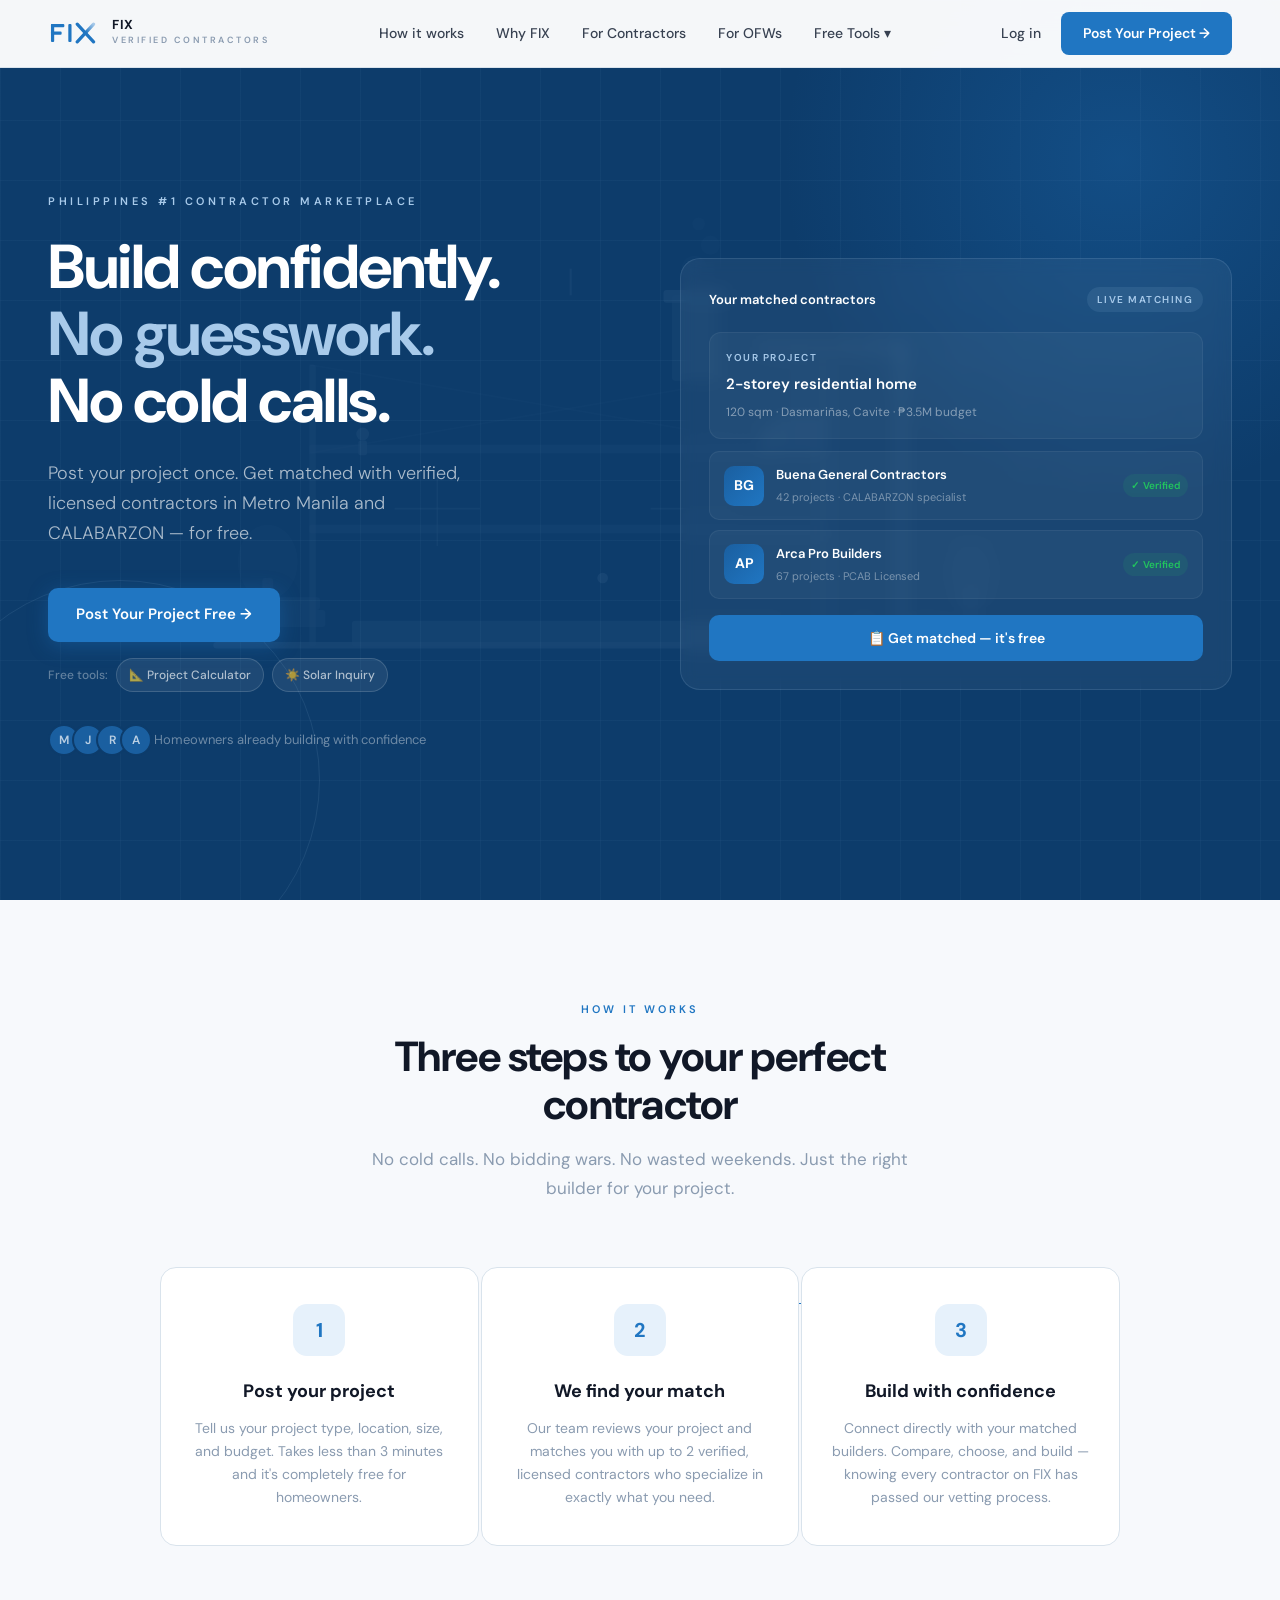
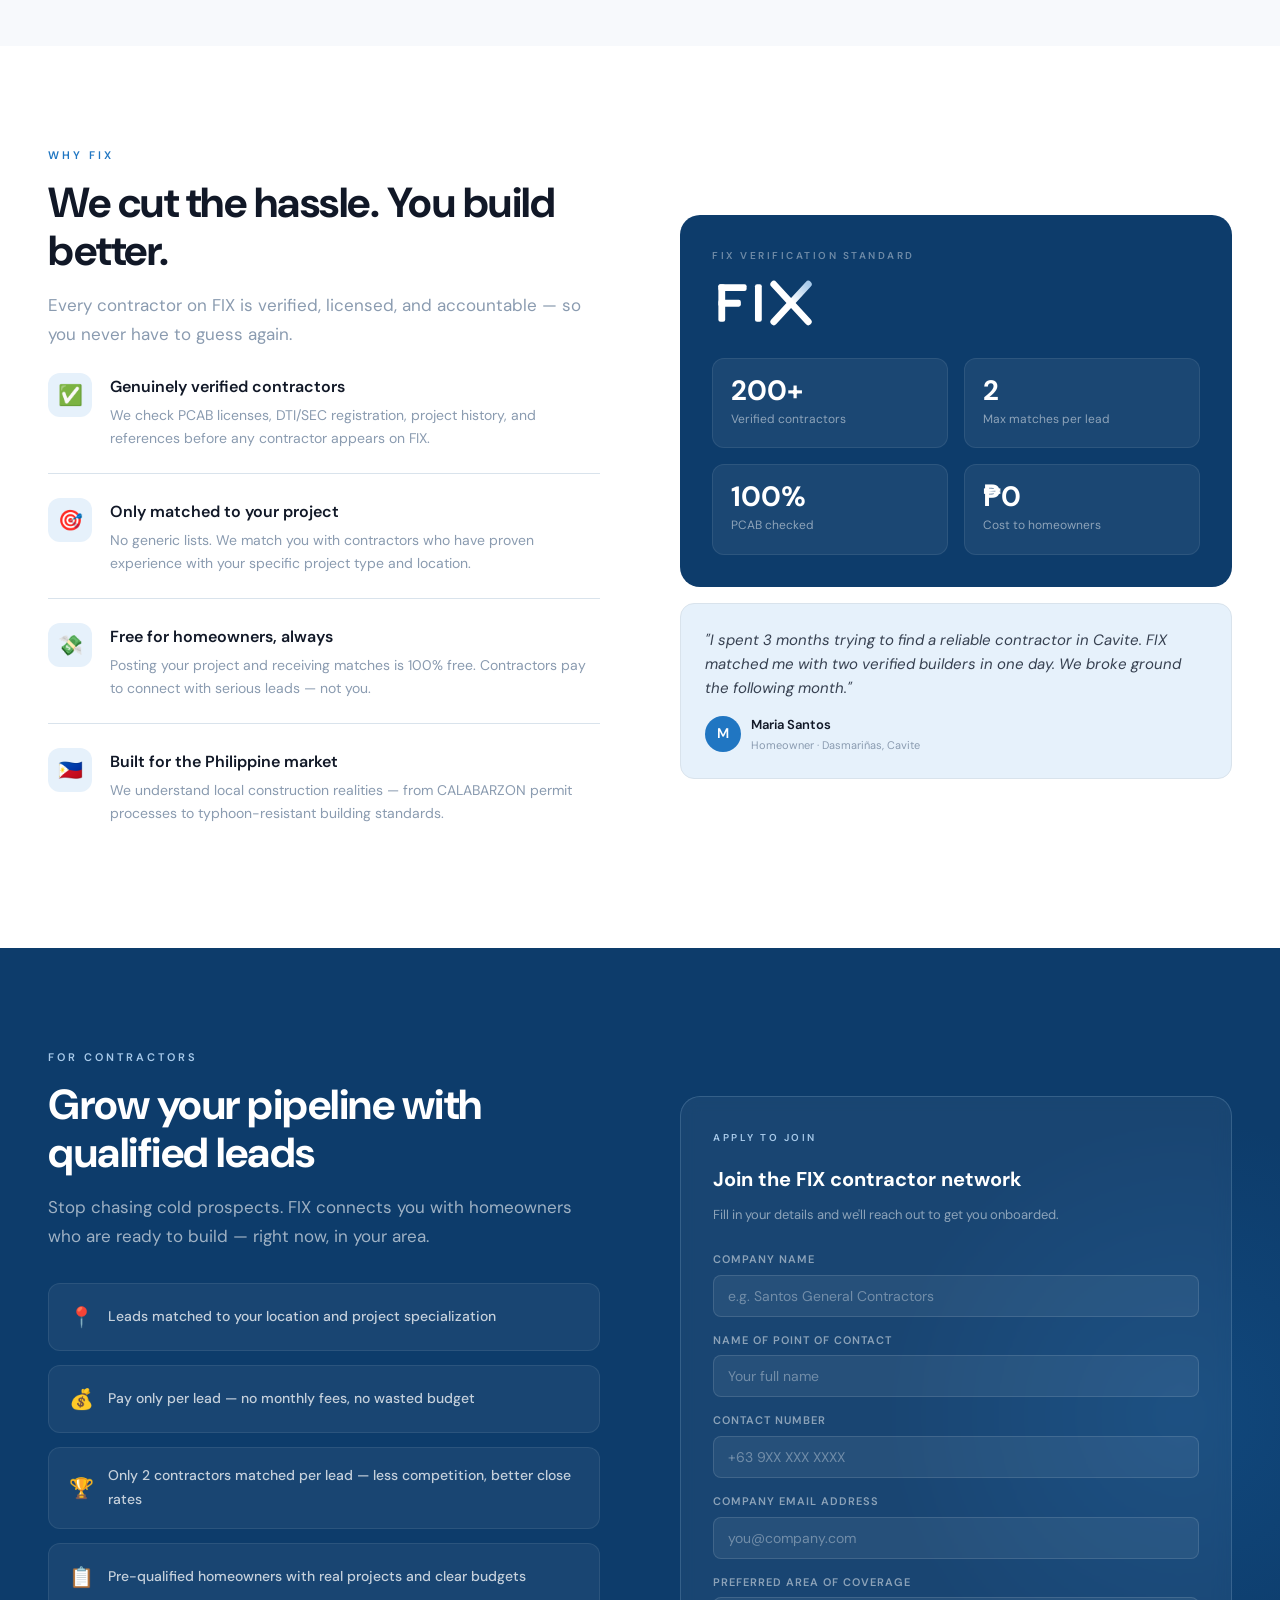
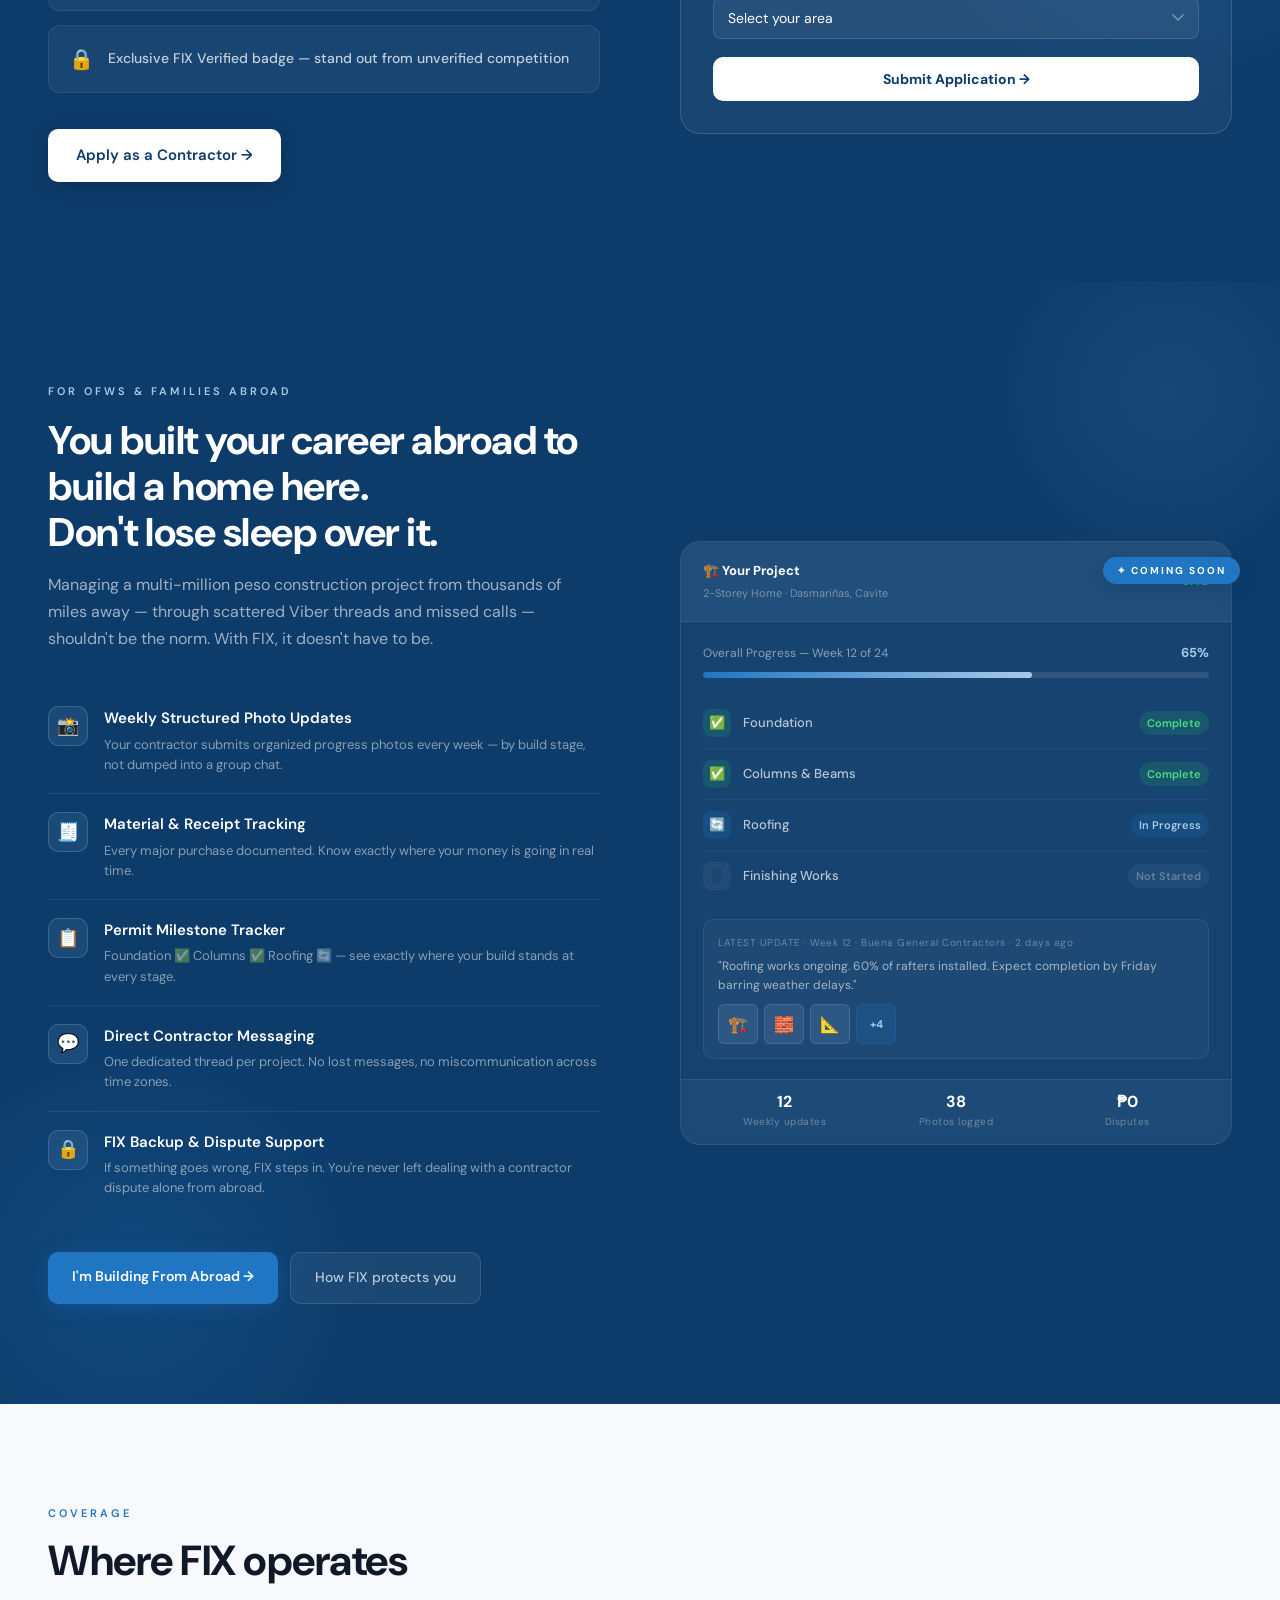
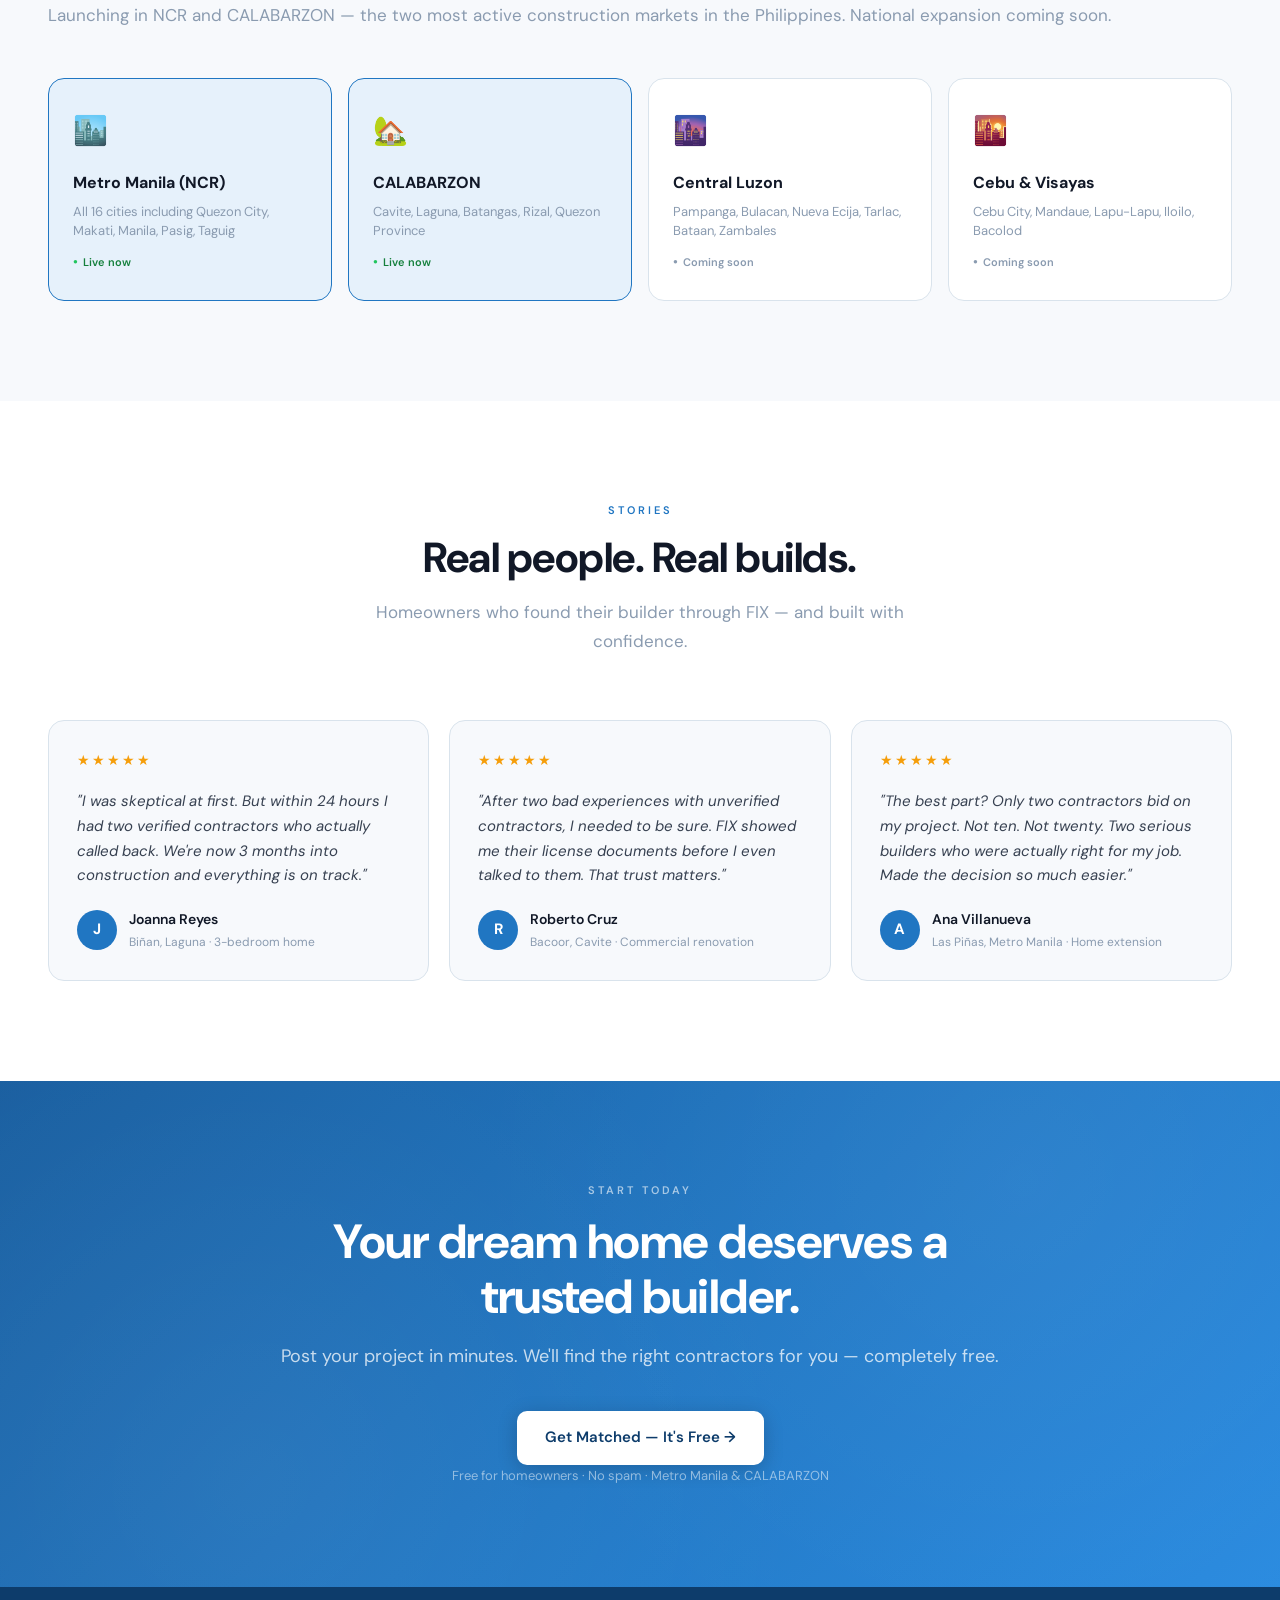
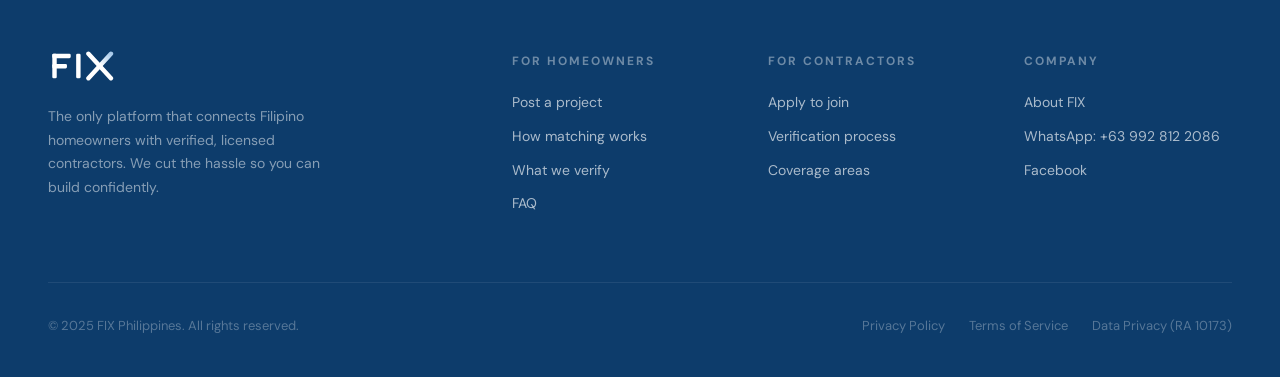
<file: index.html>
<!DOCTYPE html>
<html lang="en">
<head>
<meta charset="UTF-8">
<meta name="viewport" content="width=device-width, initial-scale=1.0">
<title>FIX — Verified Contractors Philippines</title>
<link href="https://fonts.googleapis.com/css2?family=DM+Sans:ital,opsz,wght@0,9..40,300;0,9..40,400;0,9..40,500;0,9..40,600;0,9..40,700;1,9..40,400&display=swap" rel="stylesheet">
<style>
*, *::before, *::after { box-sizing: border-box; margin: 0; padding: 0; }

:root {
  --blue:       #2076C2;
  --blue-dark:  #1A5FA0;
  --blue-navy:  #0D3C6B;
  --blue-sky:   #A8CAEA;
  --blue-pale:  #E6F1FB;
  --white:      #FFFFFF;
  --off:        #F7F9FC;
  --g100:       #F0F4F8;
  --g200:       #D9E3EC;
  --g400:       #8A9BB0;
  --g700:       #374151;
  --g900:       #111827;
  --green:      #22C55E;
  --font:       'DM Sans', sans-serif;
  --r:          12px;
  --nav-h:      68px;
}

html { scroll-behavior: smooth; }
body { font-family: var(--font); background: var(--white); color: var(--g900); font-size: 16px; line-height: 1.7; overflow-x: hidden; }

/* ── UTILITY ── */
.eyebrow { font-size: 11px; font-weight: 600; letter-spacing: 3px; text-transform: uppercase; color: var(--blue); margin-bottom: 14px; display: block; }
.badge-verified { display: inline-flex; align-items: center; gap: 5px; background: #ECFDF5; color: #15803D; font-size: 11px; font-weight: 600; padding: 4px 10px; border-radius: 100px; letter-spacing: 0.5px; }
.badge-verified::before { content: '✓'; font-size: 10px; }

/* ── NAV ── */
nav {
  position: fixed; top: 0; left: 0; right: 0; z-index: 200;
  height: var(--nav-h);
  background: rgba(255,255,255,0.96);
  backdrop-filter: blur(16px);
  border-bottom: 1px solid var(--g200);
  display: flex; align-items: center; justify-content: space-between;
  padding: 0 48px;
  transition: box-shadow 0.3s;
}
nav.scrolled { box-shadow: 0 4px 24px rgba(13,60,107,0.08); }
.nav-logo { display: flex; align-items: center; gap: 12px; text-decoration: none; }
.nav-logo-lockup { display: flex; flex-direction: column; }
.nav-logo-name { font-size: 13px; font-weight: 700; color: var(--g900); letter-spacing: 0.5px; line-height: 1; }
.nav-logo-sub { font-size: 9px; font-weight: 600; letter-spacing: 2.5px; text-transform: uppercase; color: var(--g400); margin-top: 2px; }
.nav-links { display: flex; align-items: center; gap: 32px; }
.nav-links a { font-size: 14px; font-weight: 500; color: var(--g700); text-decoration: none; transition: color 0.2s; }
.nav-links a:hover { color: var(--blue); }
.nav-cta { background: var(--blue); color: white; font-size: 14px; font-weight: 600; padding: 10px 22px; border-radius: 8px; text-decoration: none; transition: background 0.2s, transform 0.15s; white-space: nowrap; }
.nav-cta:hover { background: var(--blue-dark); transform: translateY(-1px); }

/* Nav dropdown */
.nav-dropdown { position: relative; }
.nav-dropdown-btn { background: none; border: none; font-family: var(--font); font-size: 14px; font-weight: 500; color: var(--g700); cursor: pointer; padding: 0; display: flex; align-items: center; gap: 4px; transition: color 0.2s; }
.nav-dropdown-btn:hover { color: var(--blue); }
.nav-dropdown-menu { position: absolute; top: calc(100% + 16px); left: 50%; transform: translateX(-50%); background: white; border: 1px solid var(--g200); border-radius: 16px; padding: 8px; box-shadow: 0 16px 48px rgba(13,60,107,0.12); min-width: 240px; opacity: 0; pointer-events: none; transition: opacity 0.2s, transform 0.2s; transform: translateX(-50%) translateY(-8px); z-index: 300; }
.nav-dropdown:hover .nav-dropdown-menu { opacity: 1; pointer-events: all; transform: translateX(-50%) translateY(0); }
.nav-dropdown-item { display: flex; align-items: center; gap: 12px; padding: 12px 14px; border-radius: 10px; text-decoration: none; transition: background 0.15s; }
.nav-dropdown-item:hover { background: var(--off); }
.nav-dropdown-icon { font-size: 22px; flex-shrink: 0; width: 36px; height: 36px; background: var(--g100); border-radius: 8px; display: flex; align-items: center; justify-content: center; }
.nav-dropdown-title { font-size: 14px; font-weight: 600; color: var(--g900); margin-bottom: 2px; }
.nav-dropdown-sub { font-size: 11px; color: var(--g400); }

/* ── HERO ── */
.hero {
  min-height: 100vh;
  background: var(--blue-navy);
  display: flex; align-items: center;
  padding: calc(var(--nav-h) + 60px) 48px 80px;
  position: relative; overflow: hidden;
}
.hero-bg-circle-1 {
  position: absolute; right: -180px; top: -180px;
  width: 680px; height: 680px; border-radius: 50%;
  background: radial-gradient(circle, rgba(32,118,194,0.3) 0%, transparent 70%);
  pointer-events: none;
}
.hero-bg-circle-2 {
  position: absolute; left: -80px; bottom: -80px;
  width: 400px; height: 400px; border-radius: 50%;
  border: 1px solid rgba(168,202,234,0.1);
  pointer-events: none;
}
.hero-bg-grid {
  position: absolute; inset: 0;
  background-image: linear-gradient(rgba(168,202,234,0.04) 1px, transparent 1px), linear-gradient(90deg, rgba(168,202,234,0.04) 1px, transparent 1px);
  background-size: 60px 60px;
  pointer-events: none;
}
.hero-inner { max-width: 1200px; margin: 0 auto; width: 100%; display: grid; grid-template-columns: 1fr 1fr; gap: 80px; align-items: center; position: relative; z-index: 2; }
.hero-eyebrow { font-size: 11px; font-weight: 600; letter-spacing: 3.5px; text-transform: uppercase; color: var(--blue-sky); margin-bottom: 24px; display: block; }
.hero-h1 { font-size: clamp(40px, 5vw, 62px); font-weight: 700; color: white; line-height: 1.08; letter-spacing: -1.5px; margin-bottom: 24px; }
.hero-h1 em { font-style: normal; color: var(--blue-sky); }
.hero-sub { font-size: 18px; font-weight: 300; color: rgba(255,255,255,0.65); line-height: 1.65; max-width: 440px; margin-bottom: 40px; }
.hero-ctas { display: flex; gap: 14px; flex-wrap: wrap; }
.btn-primary { background: var(--blue); color: white; font-size: 15px; font-weight: 600; padding: 14px 28px; border-radius: 10px; text-decoration: none; display: inline-flex; align-items: center; gap: 8px; transition: background 0.2s, transform 0.15s, box-shadow 0.2s; box-shadow: 0 4px 20px rgba(32,118,194,0.35); }
.btn-primary:hover { background: var(--blue-dark); transform: translateY(-2px); box-shadow: 0 8px 28px rgba(32,118,194,0.45); }
.btn-ghost { background: rgba(255,255,255,0.08); color: white; font-size: 15px; font-weight: 500; padding: 14px 28px; border-radius: 10px; text-decoration: none; border: 1px solid rgba(255,255,255,0.2); transition: background 0.2s; }
.btn-ghost:hover { background: rgba(255,255,255,0.14); }
.hero-tools { display: flex; align-items: center; gap: 8px; flex-wrap: wrap; margin-top: 16px; }
.hero-tools-label { font-size: 12px; color: rgba(255,255,255,0.35); font-weight: 500; white-space: nowrap; }
.hero-tool-pill { display: inline-flex; align-items: center; gap: 5px; background: rgba(255,255,255,0.07); border: 1px solid rgba(255,255,255,0.15); color: rgba(255,255,255,0.65); font-size: 12px; font-weight: 500; padding: 6px 12px; border-radius: 100px; text-decoration: none; transition: background 0.2s, color 0.2s; white-space: nowrap; }
.hero-tool-pill:hover { background: rgba(255,255,255,0.13); color: white; }
.hero-trust { display: flex; align-items: center; gap: 10px; margin-top: 32px; }
.hero-trust-text { font-size: 13px; color: rgba(255,255,255,0.4); }
.hero-avatars { display: flex; }
.hero-avatar { width: 32px; height: 32px; border-radius: 50%; background: var(--blue-dark); border: 2px solid var(--blue-navy); margin-right: -8px; display: flex; align-items: center; justify-content: center; font-size: 12px; font-weight: 600; color: rgba(255,255,255,0.7); }

/* Hero card */
.hero-card-wrap { position: relative; }
.hero-card {
  background: rgba(255,255,255,0.05);
  border: 1px solid rgba(168,202,234,0.15);
  border-radius: 20px;
  padding: 28px;
  backdrop-filter: blur(8px);
}
.hero-card-header { display: flex; align-items: center; justify-content: space-between; margin-bottom: 20px; }
.hero-card-title { font-size: 13px; font-weight: 600; color: white; }
.hero-card-tag { font-size: 10px; font-weight: 600; letter-spacing: 1.5px; text-transform: uppercase; color: var(--blue-sky); background: rgba(168,202,234,0.1); padding: 4px 10px; border-radius: 100px; }
.hero-project { background: rgba(255,255,255,0.04); border-radius: 12px; padding: 16px; margin-bottom: 12px; border: 1px solid rgba(255,255,255,0.06); }
.hero-project-label { font-size: 10px; font-weight: 600; letter-spacing: 1.5px; text-transform: uppercase; color: var(--blue-sky); margin-bottom: 6px; }
.hero-project-name { font-size: 15px; font-weight: 600; color: white; margin-bottom: 4px; }
.hero-project-meta { font-size: 12px; color: rgba(255,255,255,0.45); }

.contractors-list { display: flex; flex-direction: column; gap: 10px; }
.contractor-row { display: flex; align-items: center; gap: 12px; background: rgba(255,255,255,0.04); border-radius: 10px; padding: 12px 14px; border: 1px solid rgba(255,255,255,0.06); transition: background 0.2s; }
.contractor-row:hover { background: rgba(255,255,255,0.07); }
.contractor-avatar { width: 40px; height: 40px; border-radius: 10px; background: linear-gradient(135deg, var(--blue-dark), var(--blue)); display: flex; align-items: center; justify-content: center; font-size: 14px; font-weight: 700; color: white; flex-shrink: 0; }
.contractor-info { flex: 1; }
.contractor-name { font-size: 13px; font-weight: 600; color: white; margin-bottom: 2px; }
.contractor-meta { font-size: 11px; color: rgba(255,255,255,0.4); }
.contractor-badge { display: flex; align-items: center; gap: 4px; font-size: 10px; font-weight: 600; color: var(--green); background: rgba(34,197,94,0.1); padding: 3px 8px; border-radius: 100px; white-space: nowrap; }
.contractor-badge::before { content: '✓'; }

.hero-match-btn { width: 100%; background: var(--blue); color: white; border: none; border-radius: 10px; padding: 14px; font-family: var(--font); font-size: 14px; font-weight: 600; cursor: pointer; margin-top: 16px; transition: background 0.2s; display: flex; align-items: center; justify-content: center; gap: 8px; }
.hero-match-btn:hover { background: var(--blue-dark); }



/* ── HOW IT WORKS ── */
.how { padding: 100px 48px; background: var(--off); }
.section-header { text-align: center; max-width: 560px; margin: 0 auto 64px; }
.section-h2 { font-size: clamp(30px, 4vw, 42px); font-weight: 700; color: var(--g900); letter-spacing: -0.5px; line-height: 1.15; margin-bottom: 16px; }
.section-sub { font-size: 17px; color: var(--g400); line-height: 1.7; }
.steps { display: grid; grid-template-columns: repeat(3, 1fr); gap: 2px; max-width: 960px; margin: 0 auto; position: relative; }
.steps::before { content: ''; position: absolute; top: 36px; left: calc(16.7% + 24px); right: calc(16.7% + 24px); height: 1px; background: repeating-linear-gradient(90deg, var(--blue) 0, var(--blue) 8px, transparent 8px, transparent 18px); }
.step { background: white; border-radius: 16px; padding: 36px 28px; border: 1px solid var(--g200); text-align: center; position: relative; transition: transform 0.2s, box-shadow 0.2s; }
.step:hover { transform: translateY(-4px); box-shadow: 0 12px 40px rgba(13,60,107,0.08); }
.step-num { width: 52px; height: 52px; border-radius: 14px; background: var(--blue-pale); color: var(--blue); font-size: 20px; font-weight: 700; display: flex; align-items: center; justify-content: center; margin: 0 auto 20px; position: relative; z-index: 1; }
.step-h3 { font-size: 18px; font-weight: 700; color: var(--g900); margin-bottom: 10px; }
.step-p { font-size: 14px; color: var(--g400); line-height: 1.65; }

/* ── WHY FIX ── */
.why { padding: 100px 48px; background: white; }
.why-inner { max-width: 1200px; margin: 0 auto; display: grid; grid-template-columns: 1fr 1fr; gap: 80px; align-items: center; }
.why-features { display: flex; flex-direction: column; gap: 0; }
.why-feature { display: flex; gap: 18px; padding: 24px 0; border-bottom: 1px solid var(--g200); }
.why-feature:last-child { border-bottom: none; }
.why-icon { width: 44px; height: 44px; border-radius: 12px; background: var(--blue-pale); display: flex; align-items: center; justify-content: center; font-size: 20px; flex-shrink: 0; }
.why-feature-h { font-size: 16px; font-weight: 600; color: var(--g900); margin-bottom: 4px; }
.why-feature-p { font-size: 14px; color: var(--g400); line-height: 1.6; }
.why-visual { position: relative; }
.why-card-main { background: var(--blue-navy); border-radius: 20px; padding: 32px; }
.why-card-main-eyebrow { font-size: 10px; font-weight: 600; letter-spacing: 2.5px; text-transform: uppercase; color: rgba(255,255,255,0.4); margin-bottom: 16px; }
.why-stat-row { display: grid; grid-template-columns: 1fr 1fr; gap: 16px; margin-top: 24px; }
.why-stat { background: rgba(255,255,255,0.06); border-radius: 12px; padding: 18px; border: 1px solid rgba(255,255,255,0.08); }
.why-stat-val { font-size: 28px; font-weight: 700; color: white; line-height: 1; margin-bottom: 4px; }
.why-stat-label { font-size: 12px; color: rgba(255,255,255,0.5); }
.why-quote { background: var(--blue-pale); border-radius: 14px; padding: 24px; margin-top: 16px; border: 1px solid var(--g200); }
.why-quote-text { font-size: 15px; color: var(--g700); line-height: 1.6; font-style: italic; margin-bottom: 14px; }
.why-quote-author { display: flex; align-items: center; gap: 10px; }
.why-quote-avatar { width: 36px; height: 36px; border-radius: 50%; background: var(--blue); display: flex; align-items: center; justify-content: center; font-size: 14px; font-weight: 600; color: white; }
.why-quote-name { font-size: 13px; font-weight: 600; color: var(--g900); }
.why-quote-role { font-size: 11px; color: var(--g400); }

/* ── FOR CONTRACTORS ── */
.contractors { padding: 100px 48px; background: var(--blue-navy); position: relative; overflow: hidden; }
.contractors-bg { position: absolute; right: -200px; top: 50%; transform: translateY(-50%); width: 600px; height: 600px; border-radius: 50%; background: radial-gradient(circle, rgba(32,118,194,0.2) 0%, transparent 70%); pointer-events: none; }
.contractors-inner { max-width: 1200px; margin: 0 auto; display: grid; grid-template-columns: 1fr 1fr; gap: 80px; align-items: center; position: relative; z-index: 1; }
.contractors-eyebrow { color: var(--blue-sky); }
.contractors-h2 { color: white; }
.contractors-sub { color: rgba(255,255,255,0.6); }
.contractors-perks { display: flex; flex-direction: column; gap: 14px; margin-top: 32px; }
.perk { display: flex; align-items: center; gap: 14px; background: rgba(255,255,255,0.05); border-radius: 12px; padding: 16px 20px; border: 1px solid rgba(255,255,255,0.08); transition: background 0.2s; }
.perk:hover { background: rgba(255,255,255,0.08); }
.perk-icon { font-size: 20px; flex-shrink: 0; }
.perk-text { font-size: 14px; color: rgba(255,255,255,0.75); font-weight: 500; }
.contractor-btn-wrap { margin-top: 36px; }
.btn-white { background: white; color: var(--blue-navy); font-size: 15px; font-weight: 600; padding: 14px 28px; border-radius: 10px; text-decoration: none; display: inline-flex; align-items: center; gap: 8px; transition: transform 0.15s, box-shadow 0.2s; box-shadow: 0 4px 20px rgba(0,0,0,0.2); }
.btn-white:hover { transform: translateY(-2px); box-shadow: 0 8px 28px rgba(0,0,0,0.3); }

/* Pricing card */
.pricing-card { background: rgba(255,255,255,0.05); border: 1px solid rgba(168,202,234,0.2); border-radius: 20px; padding: 32px; backdrop-filter: blur(8px); }
.pricing-eyebrow { font-size: 10px; font-weight: 600; letter-spacing: 2.5px; text-transform: uppercase; color: var(--blue-sky); margin-bottom: 16px; }
.pricing-title { font-size: 20px; font-weight: 700; color: white; margin-bottom: 8px; }
.pricing-desc { font-size: 13px; color: rgba(255,255,255,0.5); margin-bottom: 24px; }
.pricing-tiers { display: flex; flex-direction: column; gap: 10px; }
.pricing-tier { display: flex; align-items: center; justify-content: space-between; background: rgba(255,255,255,0.04); border-radius: 10px; padding: 14px 16px; border: 1px solid rgba(255,255,255,0.07); }
.pricing-tier-label { font-size: 13px; font-weight: 500; color: rgba(255,255,255,0.7); }
.pricing-tier-range { font-size: 11px; color: rgba(255,255,255,0.35); margin-top: 2px; }
.pricing-tier-price { font-size: 16px; font-weight: 700; color: white; }
.pricing-tier-unit { font-size: 10px; color: rgba(255,255,255,0.4); margin-top: 1px; text-align: right; }
.pricing-note { font-size: 12px; color: rgba(255,255,255,0.35); margin-top: 16px; text-align: center; }

/* ── OFW SECTION ── */
.ofw { padding: 100px 48px; background: var(--blue-navy); position: relative; overflow: hidden; }
.ofw-glow { position: absolute; left: -120px; bottom: -120px; width: 500px; height: 500px; border-radius: 50%; background: radial-gradient(circle, rgba(32,118,194,0.2) 0%, transparent 70%); pointer-events: none; }
.ofw-glow-2 { position: absolute; right: -80px; top: -80px; width: 380px; height: 380px; border-radius: 50%; background: radial-gradient(circle, rgba(168,202,234,0.08) 0%, transparent 70%); pointer-events: none; }
.ofw-inner { max-width: 1200px; margin: 0 auto; display: grid; grid-template-columns: 1fr 1fr; gap: 80px; align-items: center; position: relative; z-index: 1; }
.ofw-eyebrow { font-size: 11px; font-weight: 600; letter-spacing: 3px; text-transform: uppercase; color: var(--blue-sky); margin-bottom: 16px; display: block; }
.ofw-h2 { font-size: clamp(28px, 3.5vw, 40px); font-weight: 700; color: white; letter-spacing: -0.5px; line-height: 1.15; margin-bottom: 16px; }
.ofw-sub { font-size: 16px; color: rgba(255,255,255,0.6); line-height: 1.7; margin-bottom: 36px; }
.ofw-features { display: flex; flex-direction: column; gap: 0; }
.ofw-feature { display: flex; gap: 16px; padding: 18px 0; border-bottom: 1px solid rgba(255,255,255,0.07); }
.ofw-feature:last-child { border-bottom: none; }
.ofw-feature-icon { width: 40px; height: 40px; border-radius: 10px; background: rgba(168,202,234,0.1); border: 1px solid rgba(168,202,234,0.2); display: flex; align-items: center; justify-content: center; font-size: 18px; flex-shrink: 0; }
.ofw-feature-h { font-size: 15px; font-weight: 600; color: white; margin-bottom: 3px; }
.ofw-feature-p { font-size: 13px; color: rgba(255,255,255,0.5); line-height: 1.55; }
.ofw-ctas { display: flex; gap: 12px; margin-top: 36px; flex-wrap: wrap; }
.btn-ofw { background: var(--blue); color: white; font-size: 14px; font-weight: 600; padding: 13px 24px; border-radius: 10px; text-decoration: none; transition: background 0.2s, transform 0.15s; box-shadow: 0 4px 20px rgba(32,118,194,0.3); }
.btn-ofw:hover { background: var(--blue-dark); transform: translateY(-1px); }
.btn-ofw-ghost { background: rgba(255,255,255,0.06); color: rgba(255,255,255,0.7); font-size: 14px; font-weight: 500; padding: 13px 24px; border-radius: 10px; text-decoration: none; border: 1px solid rgba(255,255,255,0.12); transition: background 0.2s; }
.btn-ofw-ghost:hover { background: rgba(255,255,255,0.1); }

/* Dashboard mock card */
.ofw-dashboard { position: relative; }
.ofw-coming-soon { position: absolute; top: 16px; right: -8px; background: var(--blue); color: white; font-size: 10px; font-weight: 700; letter-spacing: 2px; text-transform: uppercase; padding: 5px 14px; border-radius: 100px; box-shadow: 0 4px 16px rgba(13,60,107,0.4); z-index: 2; }
.dash-card { background: rgba(255,255,255,0.04); border: 1px solid rgba(168,202,234,0.15); border-radius: 20px; overflow: hidden; backdrop-filter: blur(8px); }
.dash-header { background: rgba(168,202,234,0.08); padding: 18px 22px; border-bottom: 1px solid rgba(168,202,234,0.1); display: flex; align-items: center; justify-content: space-between; }
.dash-header-title { font-size: 13px; font-weight: 700; color: white; }
.dash-header-sub { font-size: 11px; color: rgba(255,255,255,0.4); margin-top: 2px; }
.dash-live { display: flex; align-items: center; gap: 5px; font-size: 10px; font-weight: 600; color: var(--green); letter-spacing: 1px; text-transform: uppercase; }
.dash-live-dot { width: 6px; height: 6px; border-radius: 50%; background: var(--green); animation: pulse 2s ease-in-out infinite; }
@keyframes pulse { 0%, 100% { opacity: 1; } 50% { opacity: 0.4; } }
.dash-body { padding: 20px 22px; }
.dash-progress-label { display: flex; justify-content: space-between; align-items: center; margin-bottom: 8px; }
.dash-progress-text { font-size: 12px; color: rgba(255,255,255,0.5); }
.dash-progress-pct { font-size: 13px; font-weight: 700; color: var(--blue-sky); }
.dash-progress-track { height: 6px; background: rgba(255,255,255,0.1); border-radius: 100px; margin-bottom: 20px; overflow: hidden; }
.dash-progress-fill { height: 100%; width: 65%; background: linear-gradient(90deg, var(--blue), var(--blue-sky)); border-radius: 100px; }
.dash-stages { display: flex; flex-direction: column; gap: 0; margin-bottom: 18px; }
.dash-stage { display: flex; align-items: center; gap: 12px; padding: 11px 0; border-bottom: 1px solid rgba(255,255,255,0.05); }
.dash-stage:last-child { border-bottom: none; }
.dash-stage-icon { width: 28px; height: 28px; border-radius: 8px; display: flex; align-items: center; justify-content: center; font-size: 13px; flex-shrink: 0; }
.dash-stage-done { background: rgba(34,197,94,0.15); }
.dash-stage-active { background: rgba(32,118,194,0.2); }
.dash-stage-pending { background: rgba(255,255,255,0.05); }
.dash-stage-name { flex: 1; font-size: 13px; color: rgba(255,255,255,0.7); font-weight: 500; }
.dash-stage-status { font-size: 11px; font-weight: 600; padding: 3px 8px; border-radius: 100px; }
.dash-stage-status.done { background: rgba(34,197,94,0.15); color: #4ADE80; }
.dash-stage-status.active { background: rgba(32,118,194,0.2); color: var(--blue-sky); }
.dash-stage-status.pending { background: rgba(255,255,255,0.05); color: rgba(255,255,255,0.3); }
.dash-footer { background: rgba(168,202,234,0.05); border-top: 1px solid rgba(168,202,234,0.1); padding: 14px 22px; display: grid; grid-template-columns: repeat(3, 1fr); gap: 8px; }
.dash-stat { text-align: center; }
.dash-stat-val { font-size: 16px; font-weight: 700; color: white; line-height: 1; }
.dash-stat-label { font-size: 10px; color: rgba(255,255,255,0.35); margin-top: 3px; letter-spacing: 0.5px; }
.dash-update { background: rgba(255,255,255,0.03); border: 1px solid rgba(255,255,255,0.07); border-radius: 10px; padding: 14px; margin-top: 2px; }
.dash-update-meta { font-size: 10px; color: rgba(255,255,255,0.35); margin-bottom: 6px; letter-spacing: 0.5px; }
.dash-update-text { font-size: 12px; color: rgba(255,255,255,0.6); line-height: 1.55; }
.dash-update-photos { display: flex; gap: 6px; margin-top: 10px; }
.dash-photo { width: 40px; height: 40px; border-radius: 6px; background: rgba(168,202,234,0.12); border: 1px solid rgba(168,202,234,0.15); display: flex; align-items: center; justify-content: center; font-size: 16px; }
.dash-photo-count { width: 40px; height: 40px; border-radius: 6px; background: rgba(32,118,194,0.2); border: 1px solid rgba(32,118,194,0.3); display: flex; align-items: center; justify-content: center; font-size: 11px; font-weight: 700; color: var(--blue-sky); }

/* ── REGIONS ── */
.regions { padding: 100px 48px; background: var(--off); }
.regions-inner { max-width: 1200px; margin: 0 auto; }
.regions-grid { display: grid; grid-template-columns: repeat(4, 1fr); gap: 16px; margin-top: 48px; }
.region-card { background: white; border-radius: 16px; padding: 28px 24px; border: 1px solid var(--g200); transition: transform 0.2s, box-shadow 0.2s, border-color 0.2s; cursor: default; }
.region-card:hover { transform: translateY(-4px); box-shadow: 0 12px 40px rgba(13,60,107,0.08); border-color: var(--blue-sky); }
.region-card.active { border-color: var(--blue); background: var(--blue-pale); }
.region-icon { font-size: 28px; margin-bottom: 14px; }
.region-name { font-size: 16px; font-weight: 700; color: var(--g900); margin-bottom: 6px; }
.region-provinces { font-size: 13px; color: var(--g400); line-height: 1.5; }
.region-status { display: inline-flex; align-items: center; gap: 5px; margin-top: 12px; font-size: 11px; font-weight: 600; }
.region-status.live { color: #15803D; }
.region-status.soon { color: var(--g400); }
.region-status.live::before { content: '●'; font-size: 8px; color: var(--green); }
.region-status.soon::before { content: '●'; font-size: 8px; color: var(--g400); }

/* ── TESTIMONIALS ── */
.testimonials { padding: 100px 48px; background: white; }
.testimonials-inner { max-width: 1200px; margin: 0 auto; }
.testimonials-grid { display: grid; grid-template-columns: repeat(3, 1fr); gap: 20px; margin-top: 56px; }
.tcard { background: var(--off); border-radius: 16px; padding: 28px; border: 1px solid var(--g200); }
.tcard-stars { color: #F59E0B; font-size: 14px; margin-bottom: 16px; letter-spacing: 2px; }
.tcard-quote { font-size: 15px; color: var(--g700); line-height: 1.65; margin-bottom: 20px; font-style: italic; }
.tcard-author { display: flex; align-items: center; gap: 12px; }
.tcard-avatar { width: 40px; height: 40px; border-radius: 50%; background: var(--blue); display: flex; align-items: center; justify-content: center; font-size: 15px; font-weight: 700; color: white; flex-shrink: 0; }
.tcard-name { font-size: 14px; font-weight: 600; color: var(--g900); }
.tcard-loc { font-size: 12px; color: var(--g400); }

/* ── CTA SECTION ── */
.cta-section { padding: 100px 48px; background: var(--blue); position: relative; overflow: hidden; }
.cta-bg { position: absolute; inset: 0; background: linear-gradient(135deg, var(--blue-dark) 0%, var(--blue) 50%, #2A8BE0 100%); }
.cta-pattern { position: absolute; inset: 0; background-image: radial-gradient(circle at 20% 80%, rgba(255,255,255,0.05) 0%, transparent 50%), radial-gradient(circle at 80% 20%, rgba(255,255,255,0.05) 0%, transparent 50%); }
.cta-inner { max-width: 720px; margin: 0 auto; text-align: center; position: relative; z-index: 1; }
.cta-h2 { font-size: clamp(30px, 4vw, 48px); font-weight: 700; color: white; letter-spacing: -0.5px; line-height: 1.15; margin-bottom: 18px; }
.cta-sub { font-size: 18px; color: rgba(255,255,255,0.75); margin-bottom: 40px; line-height: 1.6; }
.cta-form { display: flex; gap: 10px; max-width: 480px; margin: 0 auto 16px; }
.cta-input { flex: 1; background: rgba(255,255,255,0.15); border: 1px solid rgba(255,255,255,0.3); border-radius: 10px; padding: 14px 18px; font-family: var(--font); font-size: 15px; color: white; outline: none; transition: border-color 0.2s, background 0.2s; }
.cta-input::placeholder { color: rgba(255,255,255,0.5); }
.cta-input:focus { border-color: white; background: rgba(255,255,255,0.2); }
.cta-btn { background: white; color: var(--blue); font-family: var(--font); font-size: 15px; font-weight: 600; padding: 14px 24px; border-radius: 10px; border: none; cursor: pointer; white-space: nowrap; transition: transform 0.15s, box-shadow 0.2s; }
.cta-btn:hover { transform: translateY(-1px); box-shadow: 0 4px 16px rgba(0,0,0,0.2); }
.cta-note { font-size: 13px; color: rgba(255,255,255,0.5); }

/* ── FOOTER ── */
footer { background: var(--blue-navy); color: white; padding: 64px 48px 40px; }
.footer-inner { max-width: 1200px; margin: 0 auto; }
.footer-grid { display: grid; grid-template-columns: 2fr 1fr 1fr 1fr; gap: 48px; margin-bottom: 56px; }
.footer-brand p { font-size: 14px; color: rgba(255,255,255,0.5); line-height: 1.7; margin-top: 16px; max-width: 280px; }
.footer-col-title { font-size: 12px; font-weight: 700; letter-spacing: 2px; text-transform: uppercase; color: rgba(255,255,255,0.4); margin-bottom: 20px; }
.footer-col a { display: block; font-size: 14px; color: rgba(255,255,255,0.65); text-decoration: none; margin-bottom: 10px; transition: color 0.2s; }
.footer-col a:hover { color: white; }
.footer-bottom { border-top: 1px solid rgba(255,255,255,0.08); padding-top: 32px; display: flex; align-items: center; justify-content: space-between; }
.footer-copy { font-size: 13px; color: rgba(255,255,255,0.3); }
.footer-links { display: flex; gap: 24px; }
.footer-links a { font-size: 13px; color: rgba(255,255,255,0.3); text-decoration: none; transition: color 0.2s; }
.footer-links a:hover { color: rgba(255,255,255,0.6); }

/* ── HERO HOUSE BACKGROUND ── */
.hero-house-bg {
  position: absolute;
  inset: 0;
  display: flex;
  align-items: flex-end;
  justify-content: center;
  pointer-events: none;
  z-index: 0;
  overflow: hidden;
}
.house-svg {
  width: 100%;
  max-width: 960px;
  height: 100%;
  opacity: 0.07;
}

/* Element colors */
.h-ground        { fill: rgba(168,202,234,0.8); }
.h-foundation    { fill: rgba(168,202,234,0.6); }
.h-wall          { fill: none; stroke: rgba(168,202,234,0.9); stroke-width: 2.5; }
.h-roof          { fill: none; stroke: rgba(168,202,234,1); stroke-width: 3; stroke-linejoin: round; }
.h-ridge         { stroke: rgba(168,202,234,0.7); stroke-width: 2; }
.h-chimney       { fill: rgba(168,202,234,0.5); }
.h-chimney-cap   { fill: rgba(168,202,234,0.8); }
.h-door          { fill: rgba(168,202,234,0.3); stroke: rgba(168,202,234,0.9); stroke-width: 2; }
.h-doorknob      { fill: rgba(168,202,234,0.9); }
.h-window        { fill: rgba(168,202,234,0.15); stroke: rgba(168,202,234,0.9); stroke-width: 2; }
.h-window-cross  { stroke: rgba(168,202,234,0.6); stroke-width: 1.5; }
.h-scaffold      { fill: rgba(168,202,234,0.5); }
.h-plank         { fill: rgba(168,202,234,0.4); }
.h-brace         { stroke: rgba(168,202,234,0.25); stroke-width: 1.5; }
.h-crane-mast    { fill: rgba(168,202,234,0.6); }
.h-crane-arm     { fill: rgba(168,202,234,0.6); }
.h-crane-cable   { stroke: rgba(168,202,234,0.5); stroke-width: 2; }
.h-hook          { fill: none; stroke: rgba(168,202,234,0.5); stroke-width: 2; }
.h-load          { fill: rgba(168,202,234,0.4); stroke: rgba(168,202,234,0.7); stroke-width: 1.5; }
.h-worker        { fill: rgba(168,202,234,0.7); }
.h-tree-trunk    { fill: rgba(168,202,234,0.4); }
.h-tree-top      { fill: rgba(168,202,234,0.25); }
.h-material      { fill: rgba(168,202,234,0.4); }
.h-sand          { fill: rgba(168,202,234,0.3); }
.h-smoke         { fill: rgba(168,202,234,0.2); }

/* ── CONTINUOUS DRAWING ANIMATIONS ── */

/* Master draw-erase-redraw loop */
@keyframes drawLoop {
  0%   { stroke-dashoffset: var(--len); opacity: 0; }
  5%   { opacity: 1; }
  45%  { stroke-dashoffset: 0; opacity: 1; }
  55%  { stroke-dashoffset: 0; opacity: 1; }
  80%  { stroke-dashoffset: calc(var(--len) * -1); opacity: 0.4; }
  95%  { stroke-dashoffset: calc(var(--len) * -1); opacity: 0; }
  100% { stroke-dashoffset: var(--len); opacity: 0; }
}

/* Fill elements pulse in with the draw */
@keyframes fillPulse {
  0%, 20%  { opacity: 0; }
  50%, 60% { opacity: 1; }
  85%      { opacity: 0; }
  100%     { opacity: 0; }
}

/* Smoke keeps drifting */
@keyframes smokeDrift {
  0%   { transform: translateY(0) scale(1);      opacity: 0.6; }
  100% { transform: translateY(-36px) scale(1.5); opacity: 0; }
}

/* Crane load bobs */
@keyframes craneLoad {
  0%, 100% { transform: translateY(0); }
  50%       { transform: translateY(-22px); }
}

/* Worker bob */
@keyframes workerBob {
  0%, 100% { transform: translateY(0); }
  50%       { transform: translateY(-3px); }
}

/* Total cycle = 18s. Each element draws in sequentially then loops */
/* Ground + foundation */
.h-ground, .h-foundation {
  animation: fillPulse 18s ease-in-out infinite;
}
.h-foundation { animation-delay: 0.4s; }

/* Walls — longest path ~1800 */
.h-wall {
  --len: 1800px;
  stroke-dasharray: 1800;
  stroke-dashoffset: 1800;
  animation: drawLoop 18s ease-in-out infinite 0.8s;
}

/* Door */
.h-door {
  --len: 380px;
  stroke-dasharray: 380;
  stroke-dashoffset: 380;
  animation: drawLoop 18s ease-in-out infinite 2.5s;
  fill: transparent;
}
.h-doorknob { animation: fillPulse 18s ease-in-out infinite 3s; }

/* Windows */
.h-window {
  --len: 300px;
  stroke-dasharray: 300;
  stroke-dashoffset: 300;
  fill: transparent;
}
.h-window:nth-of-type(1) { animation: drawLoop 18s ease-in-out infinite 3.2s; }
.h-window:nth-of-type(2) { animation: drawLoop 18s ease-in-out infinite 3.8s; }
.h-window-cross { animation: fillPulse 18s ease-in-out infinite 3.5s; }

/* Chimney */
.h-chimney     { animation: fillPulse 18s ease-in-out infinite 4.2s; }
.h-chimney-cap { animation: fillPulse 18s ease-in-out infinite 4.4s; }

/* Roof — ~1100 */
.h-roof {
  --len: 1100px;
  stroke-dasharray: 1100;
  stroke-dashoffset: 1100;
  animation: drawLoop 18s ease-in-out infinite 4.8s;
}
.h-ridge { animation: fillPulse 18s ease-in-out infinite 5.8s; }

/* Scaffolding */
.h-scaffold    { animation: fillPulse 18s ease-in-out infinite 6.2s; }
.h-plank       { animation: fillPulse 18s ease-in-out infinite 6.6s; }
.h-brace       { animation: fillPulse 18s ease-in-out infinite 6.8s; }

/* Crane */
.h-crane-mast  { animation: fillPulse 18s ease-in-out infinite 7.2s; }
.h-crane-arm   { animation: fillPulse 18s ease-in-out infinite 7.4s; }
.h-crane-cable { animation: fillPulse 18s ease-in-out infinite 7.6s; }
.h-load        { animation: craneLoad 4s ease-in-out infinite 7.8s; }

/* Trees + materials */
.h-tree-trunk  { animation: fillPulse 18s ease-in-out infinite 8s; }
.h-tree-top    { animation: fillPulse 18s ease-in-out infinite 8.3s; }
.h-material    { animation: fillPulse 18s ease-in-out infinite 8.6s; }
.h-sand        { animation: fillPulse 18s ease-in-out infinite 8.8s; }

/* Workers */
.h-worker      { animation: workerBob 2.5s ease-in-out infinite; }

/* Smoke always drifts */
.h-smoke-1 { animation: smokeDrift 3.2s ease-in-out infinite 0s; }
.h-smoke-2 { animation: smokeDrift 3.2s ease-in-out infinite 0.9s; }
.h-smoke-3 { animation: smokeDrift 3.2s ease-in-out infinite 1.8s; }

/* ── ANIMATIONS ── */
@keyframes fadeInUp {
  from { opacity: 0; transform: translateY(28px); }
  to   { opacity: 1; transform: translateY(0); }
}
@keyframes floatA {
  0%, 100% { transform: translateY(0px); }
  50%       { transform: translateY(-8px); }
}
@keyframes floatB {
  0%, 100% { transform: translateY(0px); }
  50%       { transform: translateY(6px); }
}
.hero-left > * { animation: fadeInUp 0.7s ease both; }
.hero-left > *:nth-child(1) { animation-delay: 0.1s; }
.hero-left > *:nth-child(2) { animation-delay: 0.25s; }
.hero-left > *:nth-child(3) { animation-delay: 0.4s; }
.hero-left > *:nth-child(4) { animation-delay: 0.55s; }
.hero-left > *:nth-child(5) { animation-delay: 0.65s; }
.hero-card-wrap { animation: fadeInUp 0.7s ease 0.35s both; }



/* Scroll reveal */
.reveal { opacity: 0; transform: translateY(24px); transition: opacity 0.6s ease, transform 0.6s ease; }
.reveal.visible { opacity: 1; transform: translateY(0); }

/* ── FORMS (shared) ── */
.form-group { display: flex; flex-direction: column; gap: 6px; }
.form-label { font-size: 11px; font-weight: 600; letter-spacing: 1px; text-transform: uppercase; color: rgba(255,255,255,0.5); }
.form-label-light { color: rgba(255,255,255,0.7); }
.form-input { background: rgba(255,255,255,0.08); border: 1px solid rgba(255,255,255,0.15); border-radius: 8px; padding: 11px 14px; font-family: var(--font); font-size: 14px; color: white; outline: none; transition: border-color 0.2s, background 0.2s; width: 100%; }
.form-input::placeholder { color: rgba(255,255,255,0.35); }
.form-input:focus { border-color: rgba(255,255,255,0.5); background: rgba(255,255,255,0.12); }
.form-input-dark { background: rgba(255,255,255,0.06); border-color: rgba(255,255,255,0.12); }
.form-select { appearance: none; -webkit-appearance: none; background-image: url("data:image/svg+xml,%3Csvg xmlns='http://www.w3.org/2000/svg' width='12' height='8' viewBox='0 0 12 8'%3E%3Cpath d='M1 1l5 5 5-5' stroke='rgba(255,255,255,0.4)' stroke-width='1.5' fill='none' stroke-linecap='round'/%3E%3C/svg%3E"); background-repeat: no-repeat; background-position: right 14px center; padding-right: 36px; cursor: pointer; }
.form-select option { background: var(--blue-navy); color: white; }
.contractor-form { display: flex; flex-direction: column; gap: 14px; margin-top: 4px; }
.form-submit-btn { width: 100%; background: white; color: var(--blue-navy); font-family: var(--font); font-size: 14px; font-weight: 700; padding: 13px; border-radius: 10px; border: none; cursor: pointer; margin-top: 4px; transition: transform 0.15s, box-shadow 0.2s; }
.form-submit-btn:hover { transform: translateY(-1px); box-shadow: 0 4px 20px rgba(0,0,0,0.25); }

/* Homeowner form */
.homeowner-form { width: 100%; max-width: 560px; margin: 0 auto; }
.homeowner-form-grid { display: grid; grid-template-columns: 1fr 1fr; gap: 14px; margin-bottom: 16px; }
.cta-input { background: rgba(255,255,255,0.15); border: 1px solid rgba(255,255,255,0.3); border-radius: 10px; padding: 13px 16px; font-family: var(--font); font-size: 14px; color: white; outline: none; transition: border-color 0.2s, background 0.2s; width: 100%; }
.cta-input::placeholder { color: rgba(255,255,255,0.5); }
.cta-input:focus { border-color: white; background: rgba(255,255,255,0.2); }
.cta-btn { width: 100%; background: white; color: var(--blue); font-family: var(--font); font-size: 15px; font-weight: 700; padding: 14px 24px; border-radius: 10px; border: none; cursor: pointer; transition: transform 0.15s, box-shadow 0.2s; }
.cta-btn:hover { transform: translateY(-1px); box-shadow: 0 4px 16px rgba(0,0,0,0.2); }

/* ── MODAL ── */
.modal-overlay { position: fixed; inset: 0; background: rgba(13,60,107,0.7); backdrop-filter: blur(6px); z-index: 500; display: flex; align-items: center; justify-content: center; padding: 24px; opacity: 0; pointer-events: none; transition: opacity 0.3s; }
.modal-overlay.open { opacity: 1; pointer-events: all; }
.modal { background: white; border-radius: 20px; padding: 48px 40px; max-width: 440px; width: 100%; text-align: center; transform: translateY(20px); transition: transform 0.3s; box-shadow: 0 24px 80px rgba(13,60,107,0.25); }
.modal-overlay.open .modal { transform: translateY(0); }
.modal-icon { width: 64px; height: 64px; border-radius: 50%; background: #ECFDF5; display: flex; align-items: center; justify-content: center; font-size: 28px; margin: 0 auto 20px; }
.modal-title { font-size: 22px; font-weight: 700; color: var(--g900); letter-spacing: -0.3px; margin-bottom: 10px; }
.modal-body { font-size: 15px; color: var(--g400); line-height: 1.65; margin-bottom: 28px; }
.modal-close { background: var(--blue); color: white; font-family: var(--font); font-size: 14px; font-weight: 600; padding: 13px 32px; border-radius: 10px; border: none; cursor: pointer; transition: background 0.2s; }
.modal-close:hover { background: var(--blue-dark); }

/* ── RESPONSIVE ── */
@media (max-width: 900px) {
  nav { padding: 0 24px; }
  .nav-links { display: none; }
  .hero { padding: calc(var(--nav-h) + 40px) 24px 60px; }
  .hero-inner { grid-template-columns: 1fr; gap: 48px; }
  .hero-card-wrap { display: none; }
  .how, .why, .contractors, .ofw, .regions, .testimonials, .cta-section { padding: 72px 24px; }
  .ofw-inner { grid-template-columns: 1fr; gap: 48px; }
  .steps { grid-template-columns: 1fr; }
  .steps::before { display: none; }
  .why-inner, .contractors-inner { grid-template-columns: 1fr; gap: 48px; }
  .why-visual { display: none; }
  .regions-grid { grid-template-columns: repeat(2, 1fr); }
  .testimonials-grid { grid-template-columns: 1fr; }
  .homeowner-form-grid { grid-template-columns: 1fr; }
  .footer-grid { grid-template-columns: 1fr 1fr; }
  .cta-form { flex-direction: column; }
  footer { padding: 48px 24px 32px; }
}
[hidden]{display:none!important}
.nav-right{display:flex;align-items:center;gap:20px}
.nav-login{background:none;border:0;font:500 14px var(--font);color:var(--g700);cursor:pointer;transition:color .2s}.nav-login:hover{color:var(--blue)}
.login-opt{display:flex;align-items:center;gap:14px;width:100%;padding:16px 18px;margin-bottom:12px;border:2px solid var(--g200);border-radius:14px;background:#fff;text-decoration:none;color:var(--g900);cursor:pointer;font-family:var(--font);text-align:left;transition:border-color .2s,background .2s}
.login-opt:hover{border-color:var(--blue);background:var(--blue-pale)}.login-opt-icon{font-size:26px}
.login-opt b{display:block;font-size:16px}.login-opt small{display:block;font-size:13px;color:var(--g400);margin-top:2px}
.login-back{background:none;border:0;font:500 13px var(--font);color:var(--g400);cursor:pointer}
@media(max-width:600px){.nav-right{gap:12px}.nav-cta{padding:9px 14px;font-size:13px}.nav-logo-sub{display:none}}
</style>
</head>
<body>

<!-- ══ NETLIFY FORM DETECTION (hidden) ══ -->
<div style="display:none">
  <form name="homeowner-leads" data-netlify="true" netlify-honeypot="bot-field">
    <input type="hidden" name="form-name" value="homeowner-leads">
    <input name="bot-field">
    <input name="name">
    <input name="mobile">
    <input name="email">
    <input name="preferred-schedule">
  </form>
  <form name="contractor-applications" data-netlify="true" netlify-honeypot="bot-field">
    <input type="hidden" name="form-name" value="contractor-applications">
    <input name="bot-field">
    <input name="company-name">
    <input name="point-of-contact">
    <input name="contact-number">
    <input name="company-email">
    <input name="area-of-coverage">
  </form>
</div>

<!-- ══════════ NAV ══════════ -->
<nav id="main-nav">
  <a href="#" class="nav-logo">
    <svg width="52" height="22" viewBox="0 0 210 88" fill="none" xmlns="http://www.w3.org/2000/svg">
      <defs>
        <linearGradient id="nav-x-back" x1="118" y1="80" x2="184" y2="8" gradientUnits="userSpaceOnUse">
          <stop offset="0%" stop-color="#2076C2"/>
          <stop offset="52%" stop-color="#2076C2"/>
          <stop offset="100%" stop-color="#A8CAEA"/>
        </linearGradient>
      </defs>
      <rect x="12" y="8" width="13" height="72" rx="4" fill="#2076C2"/>
      <rect x="12" y="8" width="54" height="13" rx="4" fill="#2076C2"/>
      <rect x="12" y="38" width="43" height="13" rx="4" fill="#2076C2"/>
      <rect x="82" y="8" width="13" height="72" rx="4" fill="#2076C2"/>
      <path d="M118 80L184 8" stroke="url(#nav-x-back)" stroke-width="13" stroke-linecap="round"/>
      <path d="M118 8L184 80" stroke="#2076C2" stroke-width="13" stroke-linecap="round"/>
    </svg>
    <div class="nav-logo-lockup">
      <span class="nav-logo-name">FIX</span>
      <span class="nav-logo-sub">Verified Contractors</span>
    </div>
  </a>
  <div class="nav-links">
    <a href="#how">How it works</a>
    <a href="#why">Why FIX</a>
    <a href="#contractors">For Contractors</a>
    <a href="#ofw">For OFWs</a>

    <!-- Tools dropdown -->
    <div class="nav-dropdown">
      <button class="nav-dropdown-btn">Free Tools ▾</button>
      <div class="nav-dropdown-menu">
        <a href="/calculator" class="nav-dropdown-item">
          <span class="nav-dropdown-icon">📐</span>
          <div>
            <div class="nav-dropdown-title">Project Calculator</div>
            <div class="nav-dropdown-sub">Estimate your build cost</div>
          </div>
        </a>

        <a href="/solar" class="nav-dropdown-item">
          <span class="nav-dropdown-icon">☀️</span>
          <div>
            <div class="nav-dropdown-title">FIX Solar</div>
            <div class="nav-dropdown-sub">Cut your electricity bill</div>
          </div>
        </a>
      </div>
    </div>
  </div>
  <div class="nav-right"><button type="button" class="nav-login" onclick="openLogin()">Log in</button><a href="/portal" class="nav-cta">Post Your Project →</a></div>
</nav>

<!-- ══════════ HERO ══════════ -->
<section class="hero">
  <div class="hero-bg-circle-1"></div>
  <div class="hero-bg-circle-2"></div>
  <div class="hero-bg-grid"></div>

  <!-- Animated house background -->
  <div class="hero-house-bg" aria-hidden="true">
    <svg class="house-svg" viewBox="0 0 900 600" xmlns="http://www.w3.org/2000/svg" preserveAspectRatio="xMidYMid meet">
      <!-- Ground -->
      <rect class="h-ground" x="50" y="480" width="800" height="6" rx="3"/>

      <!-- ── MAIN HOUSE STRUCTURE ── -->
      <!-- Foundation -->
      <rect class="h-foundation" x="180" y="460" width="400" height="24" rx="3"/>

      <!-- Walls -->
      <rect class="h-wall" x="195" y="280" width="370" height="182"/>

      <!-- Front door -->
      <rect class="h-door" x="335" y="370" width="90" height="92" rx="4"/>
      <circle class="h-doorknob" cx="415" cy="420" r="5"/>

      <!-- Windows left -->
      <rect class="h-window" x="220" y="320" width="80" height="70" rx="4"/>
      <line class="h-window-cross" x1="260" y1="320" x2="260" y2="390"/>
      <line class="h-window-cross" x1="220" y1="355" x2="300" y2="355"/>

      <!-- Windows right -->
      <rect class="h-window" x="460" y="320" width="80" height="70" rx="4"/>
      <line class="h-window-cross" x1="500" y1="320" x2="500" y2="390"/>
      <line class="h-window-cross" x1="460" y1="355" x2="540" y2="355"/>

      <!-- Roof -->
      <polygon class="h-roof" points="155,285 385,130 615,285"/>
      <!-- Roof ridge cap -->
      <line class="h-ridge" x1="385" y1="130" x2="385" y2="155"/>

      <!-- Chimney -->
      <rect class="h-chimney" x="480" y="155" width="42" height="80" rx="3"/>
      <!-- Chimney top -->
      <rect class="h-chimney-cap" x="472" y="150" width="58" height="12" rx="3"/>

      <!-- Smoke puffs -->
      <circle class="h-smoke h-smoke-1" cx="501" cy="130" r="12"/>
      <circle class="h-smoke h-smoke-2" cx="516" cy="108" r="9"/>
      <circle class="h-smoke h-smoke-3" cx="505" cy="88" r="6"/>

      <!-- ── SCAFFOLDING (construction feel) ── -->
      <!-- Left scaffold pole -->
      <rect class="h-scaffold" x="140" y="220" width="6" height="264" rx="2"/>
      <!-- Right scaffold pole -->
      <rect class="h-scaffold" x="618" y="220" width="6" height="264" rx="2"/>
      <!-- Scaffold planks -->
      <rect class="h-plank h-plank-1" x="140" y="295" width="484" height="8" rx="2"/>
      <rect class="h-plank h-plank-2" x="140" y="370" width="484" height="8" rx="2"/>
      <!-- Scaffold cross braces -->
      <line class="h-brace" x1="140" y1="220" x2="624" y2="303"/>
      <line class="h-brace" x1="624" y1="220" x2="140" y2="303"/>

      <!-- ── CRANE (right side) ── -->
      <!-- Crane mast -->
      <rect class="h-crane-mast" x="690" y="200" width="10" height="286" rx="3"/>
      <!-- Crane arm -->
      <rect class="h-crane-arm" x="560" y="200" width="140" height="8" rx="3"/>
      <!-- Crane cable -->
      <line class="h-crane-cable" x1="600" y1="208" x2="600" y2="290"/>
      <!-- Crane hook load (animated) -->
      <rect class="h-load" x="578" y="270" width="44" height="28" rx="4"/>
      <!-- Hook -->
      <path class="h-hook" d="M600 208 Q600 260 600 290"/>

      <!-- ── WORKERS (tiny silhouettes) ── -->
      <!-- Worker on scaffold left -->
      <circle class="h-worker" cx="190" cy="285" r="6"/>
      <rect class="h-worker" x="186" y="291" width="8" height="14" rx="2"/>
      <!-- Worker on scaffold right -->
      <circle class="h-worker" cx="570" cy="285" r="6"/>
      <rect class="h-worker" x="566" y="291" width="8" height="14" rx="2"/>
      <!-- Worker on ground -->
      <circle class="h-worker" cx="660" cy="464" r="6"/>
      <rect class="h-worker" x="656" y="470" width="8" height="14" rx="2"/>

      <!-- ── TREES / LANDSCAPING ── -->
      <!-- Tree left -->
      <rect class="h-tree-trunk" x="96" y="420" width="10" height="60" rx="3"/>
      <ellipse class="h-tree-top" cx="101" cy="405" rx="28" ry="35"/>
      <!-- Tree right -->
      <rect class="h-tree-trunk" x="756" y="430" width="10" height="50" rx="3"/>
      <ellipse class="h-tree-top" cx="761" cy="415" rx="22" ry="28"/>

      <!-- ── MATERIAL PILES ── -->
      <!-- Bricks pile -->
      <rect class="h-material" x="100" y="450" width="55" height="16" rx="3"/>
      <rect class="h-material" x="105" y="438" width="45" height="12" rx="3"/>
      <!-- Sand pile -->
      <ellipse class="h-sand" cx="720" cy="472" rx="40" ry="14"/>
    </svg>
  </div>
  <div class="hero-inner">
    <div class="hero-left">
      <span class="hero-eyebrow">Philippines #1 Contractor Marketplace</span>
      <h1 class="hero-h1">Build confidently.<br><em>No guesswork.</em><br>No cold calls.</h1>
      <p class="hero-sub">Post your project once. Get matched with verified, licensed contractors in Metro Manila and CALABARZON — for free.</p>
      <div class="hero-ctas">
        <a href="/portal" class="btn-primary">Post Your Project Free →</a>
      </div>
      <div class="hero-tools">
        <span class="hero-tools-label">Free tools:</span>
        <a href="/calculator" class="hero-tool-pill">📐 Project Calculator</a>
        <a href="/solar" class="hero-tool-pill">☀️ Solar Inquiry</a>
      </div>
      <div class="hero-trust">
        <div class="hero-avatars">
          <div class="hero-avatar">M</div>
          <div class="hero-avatar">J</div>
          <div class="hero-avatar">R</div>
          <div class="hero-avatar">A</div>
        </div>
        <span class="hero-trust-text">Homeowners already building with confidence</span>
      </div>
    </div>

    <div class="hero-card-wrap">
      <div class="hero-card">
        <div class="hero-card-header">
          <span class="hero-card-title">Your matched contractors</span>
          <span class="hero-card-tag">Live matching</span>
        </div>
        <div class="hero-project">
          <div class="hero-project-label">Your project</div>
          <div class="hero-project-name">2-storey residential home</div>
          <div class="hero-project-meta">120 sqm · Dasmariñas, Cavite · ₱3.5M budget</div>
        </div>
        <div class="contractors-list">
          <div class="contractor-row">
            <div class="contractor-avatar">BG</div>
            <div class="contractor-info">
              <div class="contractor-name">Buena General Contractors</div>
              <div class="contractor-meta">42 projects · CALABARZON specialist</div>
            </div>
            <div class="contractor-badge">Verified</div>
          </div>
          <div class="contractor-row">
            <div class="contractor-avatar">AP</div>
            <div class="contractor-info">
              <div class="contractor-name">Arca Pro Builders</div>
              <div class="contractor-meta">67 projects · PCAB Licensed</div>
            </div>
            <div class="contractor-badge">Verified</div>
          </div>
        </div>
        <button class="hero-match-btn">📋 Get matched — it's free</button>
      </div>

    </div>
  </div>
</section>

<!-- ══════════ HOW IT WORKS ══════════ -->
<section class="how" id="how">
  <div class="section-header reveal">
    <span class="eyebrow">How it works</span>
    <h2 class="section-h2">Three steps to your perfect contractor</h2>
    <p class="section-sub">No cold calls. No bidding wars. No wasted weekends. Just the right builder for your project.</p>
  </div>
  <div class="steps">
    <div class="step reveal">
      <div class="step-num">1</div>
      <h3 class="step-h3">Post your project</h3>
      <p class="step-p">Tell us your project type, location, size, and budget. Takes less than 3 minutes and it's completely free for homeowners.</p>
    </div>
    <div class="step reveal" style="transition-delay:0.1s">
      <div class="step-num">2</div>
      <h3 class="step-h3">We find your match</h3>
      <p class="step-p">Our team reviews your project and matches you with up to 2 verified, licensed contractors who specialize in exactly what you need.</p>
    </div>
    <div class="step reveal" style="transition-delay:0.2s">
      <div class="step-num">3</div>
      <h3 class="step-h3">Build with confidence</h3>
      <p class="step-p">Connect directly with your matched builders. Compare, choose, and build — knowing every contractor on FIX has passed our vetting process.</p>
    </div>
  </div>
</section>

<!-- ══════════ WHY FIX ══════════ -->
<section class="why" id="why">
  <div class="why-inner">
    <div>
      <div class="reveal">
        <span class="eyebrow">Why FIX</span>
        <h2 class="section-h2">We cut the hassle. You build better.</h2>
        <p class="section-sub" style="margin-bottom:0;">Every contractor on FIX is verified, licensed, and accountable — so you never have to guess again.</p>
      </div>
      <div class="why-features">
        <div class="why-feature reveal">
          <div class="why-icon">✅</div>
          <div>
            <div class="why-feature-h">Genuinely verified contractors</div>
            <div class="why-feature-p">We check PCAB licenses, DTI/SEC registration, project history, and references before any contractor appears on FIX.</div>
          </div>
        </div>
        <div class="why-feature reveal" style="transition-delay:0.1s">
          <div class="why-icon">🎯</div>
          <div>
            <div class="why-feature-h">Only matched to your project</div>
            <div class="why-feature-p">No generic lists. We match you with contractors who have proven experience with your specific project type and location.</div>
          </div>
        </div>
        <div class="why-feature reveal" style="transition-delay:0.15s">
          <div class="why-icon">💸</div>
          <div>
            <div class="why-feature-h">Free for homeowners, always</div>
            <div class="why-feature-p">Posting your project and receiving matches is 100% free. Contractors pay to connect with serious leads — not you.</div>
          </div>
        </div>
        <div class="why-feature reveal" style="transition-delay:0.2s">
          <div class="why-icon">🇵🇭</div>
          <div>
            <div class="why-feature-h">Built for the Philippine market</div>
            <div class="why-feature-p">We understand local construction realities — from CALABARZON permit processes to typhoon-resistant building standards.</div>
          </div>
        </div>
      </div>
    </div>
    <div class="why-visual reveal">
      <div class="why-card-main">
        <div class="why-card-main-eyebrow">FIX verification standard</div>
        <svg width="110" height="46" viewBox="0 0 210 88" fill="none" xmlns="http://www.w3.org/2000/svg">
          <defs>
            <linearGradient id="why-x-back" x1="118" y1="80" x2="184" y2="8" gradientUnits="userSpaceOnUse">
              <stop offset="0%" stop-color="white"/>
              <stop offset="52%" stop-color="white"/>
              <stop offset="100%" stop-color="#A8CAEA"/>
            </linearGradient>
          </defs>
          <rect x="12" y="8" width="13" height="72" rx="4" fill="white"/>
          <rect x="12" y="8" width="54" height="13" rx="4" fill="white"/>
          <rect x="12" y="38" width="43" height="13" rx="4" fill="white"/>
          <rect x="82" y="8" width="13" height="72" rx="4" fill="white"/>
          <path d="M118 80L184 8" stroke="url(#why-x-back)" stroke-width="13" stroke-linecap="round"/>
          <path d="M118 8L184 80" stroke="white" stroke-width="13" stroke-linecap="round"/>
        </svg>
        <div class="why-stat-row">
          <div class="why-stat">
            <div class="why-stat-val">200+</div>
            <div class="why-stat-label">Verified contractors</div>
          </div>
          <div class="why-stat">
            <div class="why-stat-val">2</div>
            <div class="why-stat-label">Max matches per lead</div>
          </div>
          <div class="why-stat">
            <div class="why-stat-val">100%</div>
            <div class="why-stat-label">PCAB checked</div>
          </div>
          <div class="why-stat">
            <div class="why-stat-val">₱0</div>
            <div class="why-stat-label">Cost to homeowners</div>
          </div>
        </div>
      </div>
      <div class="why-quote">
        <div class="why-quote-text">"I spent 3 months trying to find a reliable contractor in Cavite. FIX matched me with two verified builders in one day. We broke ground the following month."</div>
        <div class="why-quote-author">
          <div class="why-quote-avatar">M</div>
          <div>
            <div class="why-quote-name">Maria Santos</div>
            <div class="why-quote-role">Homeowner · Dasmariñas, Cavite</div>
          </div>
        </div>
      </div>
    </div>
  </div>
</section>

<!-- ══════════ FOR CONTRACTORS ══════════ -->
<section class="contractors" id="contractors">
  <div class="contractors-bg"></div>
  <div class="contractors-inner">
    <div>
      <span class="eyebrow contractors-eyebrow reveal">For contractors</span>
      <h2 class="section-h2 contractors-h2 reveal">Grow your pipeline with qualified leads</h2>
      <p class="section-sub contractors-sub reveal">Stop chasing cold prospects. FIX connects you with homeowners who are ready to build — right now, in your area.</p>
      <div class="contractors-perks reveal">
        <div class="perk"><span class="perk-icon">📍</span><span class="perk-text">Leads matched to your location and project specialization</span></div>
        <div class="perk"><span class="perk-icon">💰</span><span class="perk-text">Pay only per lead — no monthly fees, no wasted budget</span></div>
        <div class="perk"><span class="perk-icon">🏆</span><span class="perk-text">Only 2 contractors matched per lead — less competition, better close rates</span></div>
        <div class="perk"><span class="perk-icon">📋</span><span class="perk-text">Pre-qualified homeowners with real projects and clear budgets</span></div>
        <div class="perk"><span class="perk-icon">🔒</span><span class="perk-text">Exclusive FIX Verified badge — stand out from unverified competition</span></div>
      </div>
      <div class="contractor-btn-wrap reveal">
        <a href="#apply" class="btn-white">Apply as a Contractor →</a>
      </div>
    </div>
    <div class="reveal" id="apply">
      <div class="pricing-card">
        <div class="pricing-eyebrow">Apply to join</div>
        <div class="pricing-title">Join the FIX contractor network</div>
        <div class="pricing-desc">Fill in your details and we'll reach out to get you onboarded.</div>
        <form class="contractor-form" name="contractor-applications" method="POST" data-netlify="true" netlify-honeypot="bot-field" id="contractor-form">
          <input type="hidden" name="form-name" value="contractor-applications">
          <input type="hidden" name="bot-field" style="display:none">
          <div class="form-group">
            <label class="form-label">Company Name</label>
            <input type="text" name="company-name" class="form-input form-input-dark" placeholder="e.g. Santos General Contractors" id="c-company" required>
          </div>
          <div class="form-group">
            <label class="form-label">Name of Point of Contact</label>
            <input type="text" name="point-of-contact" class="form-input form-input-dark" placeholder="Your full name" id="c-poc" required>
          </div>
          <div class="form-group">
            <label class="form-label">Contact Number</label>
            <input type="tel" name="contact-number" class="form-input form-input-dark" placeholder="+63 9XX XXX XXXX" id="c-phone" required>
          </div>
          <div class="form-group">
            <label class="form-label">Company Email Address</label>
            <input type="email" name="company-email" class="form-input form-input-dark" placeholder="you@company.com" id="c-email" required>
          </div>
          <div class="form-group">
            <label class="form-label">Preferred Area of Coverage</label>
            <select name="area-of-coverage" class="form-input form-input-dark form-select" id="c-area" required>
              <option value="" disabled selected>Select your area</option>
              <option>Metro Manila (NCR)</option>
              <option>CALABARZON</option>
              <option>Metro Manila &amp; CALABARZON</option>
              <option>Central Luzon</option>
              <option>Other</option>
            </select>
          </div>
          <button type="submit" class="form-submit-btn" id="contractor-submit-btn">Submit Application →</button>
        </form>
      </div>
    </div>
  </div>
</section>

<!-- ══════════ OFW SECTION ══════════ -->
<section class="ofw" id="ofw">
  <div class="ofw-glow"></div>
  <div class="ofw-glow-2"></div>
  <div class="ofw-inner">

    <!-- LEFT: copy + features -->
    <div>
      <span class="ofw-eyebrow reveal">For OFWs &amp; Families Abroad</span>
      <h2 class="ofw-h2 reveal">You built your career abroad to build a home here.<br>Don't lose sleep over it.</h2>
      <p class="ofw-sub reveal">Managing a multi-million peso construction project from thousands of miles away — through scattered Viber threads and missed calls — shouldn't be the norm. With FIX, it doesn't have to be.</p>

      <div class="ofw-features">
        <div class="ofw-feature reveal">
          <div class="ofw-feature-icon">📸</div>
          <div>
            <div class="ofw-feature-h">Weekly Structured Photo Updates</div>
            <div class="ofw-feature-p">Your contractor submits organized progress photos every week — by build stage, not dumped into a group chat.</div>
          </div>
        </div>
        <div class="ofw-feature reveal" style="transition-delay:0.05s">
          <div class="ofw-feature-icon">🧾</div>
          <div>
            <div class="ofw-feature-h">Material &amp; Receipt Tracking</div>
            <div class="ofw-feature-p">Every major purchase documented. Know exactly where your money is going in real time.</div>
          </div>
        </div>
        <div class="ofw-feature reveal" style="transition-delay:0.1s">
          <div class="ofw-feature-icon">📋</div>
          <div>
            <div class="ofw-feature-h">Permit Milestone Tracker</div>
            <div class="ofw-feature-p">Foundation ✅ Columns ✅ Roofing 🔄 — see exactly where your build stands at every stage.</div>
          </div>
        </div>
        <div class="ofw-feature reveal" style="transition-delay:0.15s">
          <div class="ofw-feature-icon">💬</div>
          <div>
            <div class="ofw-feature-h">Direct Contractor Messaging</div>
            <div class="ofw-feature-p">One dedicated thread per project. No lost messages, no miscommunication across time zones.</div>
          </div>
        </div>
        <div class="ofw-feature reveal" style="transition-delay:0.2s">
          <div class="ofw-feature-icon">🔒</div>
          <div>
            <div class="ofw-feature-h">FIX Backup &amp; Dispute Support</div>
            <div class="ofw-feature-p">If something goes wrong, FIX steps in. You're never left dealing with a contractor dispute alone from abroad.</div>
          </div>
        </div>
      </div>

      <div class="ofw-ctas reveal">
        <a href="/portal" class="btn-ofw">I'm Building From Abroad →</a>
        <a href="#why" class="btn-ofw-ghost">How FIX protects you</a>
      </div>
    </div>

    <!-- RIGHT: dashboard mock -->
    <div class="ofw-dashboard reveal">
      <div class="ofw-coming-soon">✦ Coming Soon</div>
      <div class="dash-card">
        <div class="dash-header">
          <div>
            <div class="dash-header-title">🏗️ Your Project</div>
            <div class="dash-header-sub">2-Storey Home · Dasmariñas, Cavite</div>
          </div>
          <div class="dash-live"><div class="dash-live-dot"></div>Live</div>
        </div>

        <div class="dash-body">
          <div class="dash-progress-label">
            <span class="dash-progress-text">Overall Progress — Week 12 of 24</span>
            <span class="dash-progress-pct">65%</span>
          </div>
          <div class="dash-progress-track">
            <div class="dash-progress-fill"></div>
          </div>

          <div class="dash-stages">
            <div class="dash-stage">
              <div class="dash-stage-icon dash-stage-done">✅</div>
              <span class="dash-stage-name">Foundation</span>
              <span class="dash-stage-status done">Complete</span>
            </div>
            <div class="dash-stage">
              <div class="dash-stage-icon dash-stage-done">✅</div>
              <span class="dash-stage-name">Columns &amp; Beams</span>
              <span class="dash-stage-status done">Complete</span>
            </div>
            <div class="dash-stage">
              <div class="dash-stage-icon dash-stage-active">🔄</div>
              <span class="dash-stage-name">Roofing</span>
              <span class="dash-stage-status active">In Progress</span>
            </div>
            <div class="dash-stage">
              <div class="dash-stage-icon dash-stage-pending">░</div>
              <span class="dash-stage-name">Finishing Works</span>
              <span class="dash-stage-status pending">Not Started</span>
            </div>
          </div>

          <div class="dash-update">
            <div class="dash-update-meta">LATEST UPDATE · Week 12 · Buena General Contractors · 2 days ago</div>
            <div class="dash-update-text">"Roofing works ongoing. 60% of rafters installed. Expect completion by Friday barring weather delays."</div>
            <div class="dash-update-photos">
              <div class="dash-photo">🏗️</div>
              <div class="dash-photo">🧱</div>
              <div class="dash-photo">📐</div>
              <div class="dash-photo-count">+4</div>
            </div>
          </div>
        </div>

        <div class="dash-footer">
          <div class="dash-stat">
            <div class="dash-stat-val">12</div>
            <div class="dash-stat-label">Weekly updates</div>
          </div>
          <div class="dash-stat">
            <div class="dash-stat-val">38</div>
            <div class="dash-stat-label">Photos logged</div>
          </div>
          <div class="dash-stat">
            <div class="dash-stat-val">₱0</div>
            <div class="dash-stat-label">Disputes</div>
          </div>
        </div>
      </div>
    </div>

  </div>
</section>

<!-- ══════════ COVERAGE ══════════ -->
<section class="regions" id="regions">
  <div class="regions-inner">
    <div class="section-header reveal" style="text-align:left; max-width:none; margin-bottom:0;">
      <span class="eyebrow">Coverage</span>
      <h2 class="section-h2">Where FIX operates</h2>
      <p class="section-sub">Launching in NCR and CALABARZON — the two most active construction markets in the Philippines. National expansion coming soon.</p>
    </div>
    <div class="regions-grid">
      <div class="region-card active reveal">
        <div class="region-icon">🏙️</div>
        <div class="region-name">Metro Manila (NCR)</div>
        <div class="region-provinces">All 16 cities including Quezon City, Makati, Manila, Pasig, Taguig</div>
        <div class="region-status live">Live now</div>
      </div>
      <div class="region-card active reveal" style="transition-delay:0.1s">
        <div class="region-icon">🏡</div>
        <div class="region-name">CALABARZON</div>
        <div class="region-provinces">Cavite, Laguna, Batangas, Rizal, Quezon Province</div>
        <div class="region-status live">Live now</div>
      </div>
      <div class="region-card reveal" style="transition-delay:0.2s">
        <div class="region-icon">🌆</div>
        <div class="region-name">Central Luzon</div>
        <div class="region-provinces">Pampanga, Bulacan, Nueva Ecija, Tarlac, Bataan, Zambales</div>
        <div class="region-status soon">Coming soon</div>
      </div>
      <div class="region-card reveal" style="transition-delay:0.3s">
        <div class="region-icon">🌇</div>
        <div class="region-name">Cebu & Visayas</div>
        <div class="region-provinces">Cebu City, Mandaue, Lapu-Lapu, Iloilo, Bacolod</div>
        <div class="region-status soon">Coming soon</div>
      </div>
    </div>
  </div>
</section>

<!-- ══════════ TESTIMONIALS ══════════ -->
<section class="testimonials" id="testimonials">
  <div class="testimonials-inner">
    <div class="section-header reveal">
      <span class="eyebrow">Stories</span>
      <h2 class="section-h2">Real people. Real builds.</h2>
      <p class="section-sub">Homeowners who found their builder through FIX — and built with confidence.</p>
    </div>
    <div class="testimonials-grid">
      <div class="tcard reveal">
        <div class="tcard-stars">★★★★★</div>
        <div class="tcard-quote">"I was skeptical at first. But within 24 hours I had two verified contractors who actually called back. We're now 3 months into construction and everything is on track."</div>
        <div class="tcard-author">
          <div class="tcard-avatar">J</div>
          <div>
            <div class="tcard-name">Joanna Reyes</div>
            <div class="tcard-loc">Biñan, Laguna · 3-bedroom home</div>
          </div>
        </div>
      </div>
      <div class="tcard reveal" style="transition-delay:0.1s">
        <div class="tcard-stars">★★★★★</div>
        <div class="tcard-quote">"After two bad experiences with unverified contractors, I needed to be sure. FIX showed me their license documents before I even talked to them. That trust matters."</div>
        <div class="tcard-author">
          <div class="tcard-avatar">R</div>
          <div>
            <div class="tcard-name">Roberto Cruz</div>
            <div class="tcard-loc">Bacoor, Cavite · Commercial renovation</div>
          </div>
        </div>
      </div>
      <div class="tcard reveal" style="transition-delay:0.2s">
        <div class="tcard-stars">★★★★★</div>
        <div class="tcard-quote">"The best part? Only two contractors bid on my project. Not ten. Not twenty. Two serious builders who were actually right for my job. Made the decision so much easier."</div>
        <div class="tcard-author">
          <div class="tcard-avatar">A</div>
          <div>
            <div class="tcard-name">Ana Villanueva</div>
            <div class="tcard-loc">Las Piñas, Metro Manila · Home extension</div>
          </div>
        </div>
      </div>
    </div>
  </div>
</section>

<!-- ══════════ CTA ══════════ -->
<section class="cta-section" id="get-matched">
  <div class="cta-bg"></div>
  <div class="cta-pattern"></div>
  <div class="cta-inner reveal">
    <span class="eyebrow" style="color:rgba(255,255,255,0.6);">Start today</span>
    <h2 class="cta-h2">Your dream home deserves a trusted builder.</h2>
    <p class="cta-sub">Post your project in minutes. We'll find the right contractors for you — completely free.</p>
    <a href="/portal" class="btn-white">Get Matched — It's Free →</a>
    <div class="cta-note">Free for homeowners · No spam · Metro Manila &amp; CALABARZON</div>
  </div>
</section>

<!-- ══════════ FOOTER ══════════ -->
<!-- ══════════ MODALS ══════════ -->
<div class="modal-overlay" id="modal-homeowner">
  <div class="modal">
    <div class="modal-icon">✅</div>
    <div class="modal-title">We received your request!</div>
    <div class="modal-body">Thank you for reaching out. Our team will review your details and get back to you as soon as possible — usually within 24 hours.</div>
    <button class="modal-close" onclick="closeModal('modal-homeowner')">Got it, thanks!</button>
  </div>
</div>
<div class="modal-overlay" id="modal-contractor">
  <div class="modal">
    <div class="modal-icon">🏗️</div>
    <div class="modal-title">Application received!</div>
    <div class="modal-body">Thanks for applying to the FIX contractor network. We have your details and will be in touch the soonest to walk you through the next steps.</div>
    <button class="modal-close" onclick="closeModal('modal-contractor')">Got it, thanks!</button>
  </div>
</div>

<div class="modal-overlay" id="modal-login"><div class="modal">
<div id="lm-choose"><div class="modal-title">Log in to FIX</div><div class="modal-body" style="margin-bottom:20px">Choose how you use FIX.</div>
<a href="/portal#login" class="login-opt"><span class="login-opt-icon">🏠</span><span><b>Individual</b><small>Homeowners and clients tracking a project</small></span></a>
<a href="/portal#login" class="login-opt"><span class="login-opt-icon">🏗️</span><span><b>Contractor</b><small>Verified builders and partners</small></span></a>
<button type="button" class="login-back" onclick="closeModal('modal-login')">Cancel</button></div>
<div id="lm-contractor" hidden><div class="modal-icon">🏗️</div><div class="modal-title">Contractor portal coming soon</div>
<div class="modal-body">Contractor accounts are not open yet. Contractors approved by FIX will be invited when the portal launches. Not on FIX yet? Apply to join the network.</div>
<button class="modal-close" onclick="applyFromLogin()">Apply as a Contractor</button>
<div style="margin-top:12px"><button type="button" class="login-back" onclick="openLogin()">&larr; Back</button></div></div>
</div></div>
<footer>
  <div class="footer-inner">
    <div class="footer-grid">
      <div class="footer-brand">
        <svg width="72" height="30" viewBox="0 0 210 88" fill="none" xmlns="http://www.w3.org/2000/svg">
          <defs>
            <linearGradient id="footer-x-back" x1="118" y1="80" x2="184" y2="8" gradientUnits="userSpaceOnUse">
              <stop offset="0%" stop-color="white"/>
              <stop offset="52%" stop-color="white"/>
              <stop offset="100%" stop-color="#A8CAEA"/>
            </linearGradient>
          </defs>
          <rect x="12" y="8" width="13" height="72" rx="4" fill="white"/>
          <rect x="12" y="8" width="54" height="13" rx="4" fill="white"/>
          <rect x="12" y="38" width="43" height="13" rx="4" fill="white"/>
          <rect x="82" y="8" width="13" height="72" rx="4" fill="white"/>
          <path d="M118 80L184 8" stroke="url(#footer-x-back)" stroke-width="13" stroke-linecap="round"/>
          <path d="M118 8L184 80" stroke="white" stroke-width="13" stroke-linecap="round"/>
        </svg>
        <p>The only platform that connects Filipino homeowners with verified, licensed contractors. We cut the hassle so you can build confidently.</p>
      </div>
      <div class="footer-col">
        <div class="footer-col-title">For homeowners</div>
        <a href="#">Post a project</a>
        <a href="#">How matching works</a>
        <a href="#">What we verify</a>
        <a href="#">FAQ</a>
      </div>
      <div class="footer-col">
        <div class="footer-col-title">For contractors</div>
        <a href="#apply">Apply to join</a>
        <a href="#why">Verification process</a>
        <a href="#regions">Coverage areas</a>
      </div>
      <div class="footer-col">
        <div class="footer-col-title">Company</div>
        <a href="#why">About FIX</a>
        <a href="https://wa.me/639928122086" target="_blank" rel="noopener">WhatsApp: +63 992 812 2086</a>
        <a href="https://www.facebook.com/profile.php?id=61583900384458" target="_blank" rel="noopener">Facebook</a>
      </div>
    </div>
    <div class="footer-bottom">
      <div class="footer-copy">© 2025 FIX Philippines. All rights reserved.</div>
      <div class="footer-links">
        <a href="#">Privacy Policy</a>
        <a href="#">Terms of Service</a>
        <a href="#">Data Privacy (RA 10173)</a>
      </div>
    </div>
  </div>
</footer>

<script>
// Nav scroll effect
const nav = document.getElementById('main-nav');
window.addEventListener('scroll', () => {
  nav.classList.toggle('scrolled', window.scrollY > 40);
});

// Scroll reveal
const reveals = document.querySelectorAll('.reveal');
const observer = new IntersectionObserver((entries) => {
  entries.forEach(e => {
    if (e.isIntersecting) {
      e.target.classList.add('visible');
      observer.unobserve(e.target);
    }
  });
}, { threshold: 0.12 });
reveals.forEach(el => observer.observe(el));

// Modal helpers
function openModal(id) {
  document.getElementById(id).classList.add('open');
  document.body.style.overflow = 'hidden';
}
function closeModal(id) {
  document.getElementById(id).classList.remove('open');
  document.body.style.overflow = '';
}
// Close on overlay click
document.querySelectorAll('.modal-overlay').forEach(overlay => {
  overlay.addEventListener('click', function(e) {
    if (e.target === this) closeModal(this.id);
  });
});

// Contractor form submit
document.getElementById('contractor-form').addEventListener('submit', function(e) {
  e.preventDefault();
  const form = this;
  const company = document.getElementById('c-company').value.trim();
  const poc = document.getElementById('c-poc').value.trim();
  const phone = document.getElementById('c-phone').value.trim();
  const email = document.getElementById('c-email').value.trim();
  const area = document.getElementById('c-area').value;
  if (!company || !poc || !phone || !email || !area) {
    ['c-company','c-poc','c-phone','c-email'].forEach(id => {
      const el = document.getElementById(id);
      if (!el.value.trim()) el.style.borderColor = 'rgba(255,120,120,0.6)';
    });
    return;
  }
  const data = new FormData(form);
  fetch('/', { method: 'POST', headers: { 'Content-Type': 'application/x-www-form-urlencoded' }, body: new URLSearchParams(data).toString() })
    .then(() => {
      form.reset();
      openModal('modal-contractor');
    })
    .catch(() => {
      form.reset();
      openModal('modal-contractor');
    });
});

// Reset field border on input
document.querySelectorAll('.form-input, .cta-input').forEach(el => {
  el.addEventListener('input', function() { this.style.borderColor = ''; });
});

// Hero match button
document.querySelector('.hero-match-btn').addEventListener('click', function() {
  location.href='/portal';
});

// Smooth scroll for anchor links
document.querySelectorAll('a[href^="#"]').forEach(a => {
  a.addEventListener('click', e => {
    const href = a.getAttribute('href');
    if (href === '#') return;
    const target = document.querySelector(href);
    if (target) {
      e.preventDefault();
      target.scrollIntoView({ behavior: 'smooth' });
    }
  });
});

// Login chooser
function openLogin(){document.getElementById('lm-choose').hidden=false;document.getElementById('lm-contractor').hidden=true;openModal('modal-login')}
function contractorLogin(){document.getElementById('lm-choose').hidden=true;document.getElementById('lm-contractor').hidden=false}
function applyFromLogin(){closeModal('modal-login');document.getElementById('apply').scrollIntoView({behavior:'smooth'})}
document.addEventListener('keydown',e=>{if(e.key==='Escape')closeModal('modal-login')});
</script>
</body>
</html>
</file>
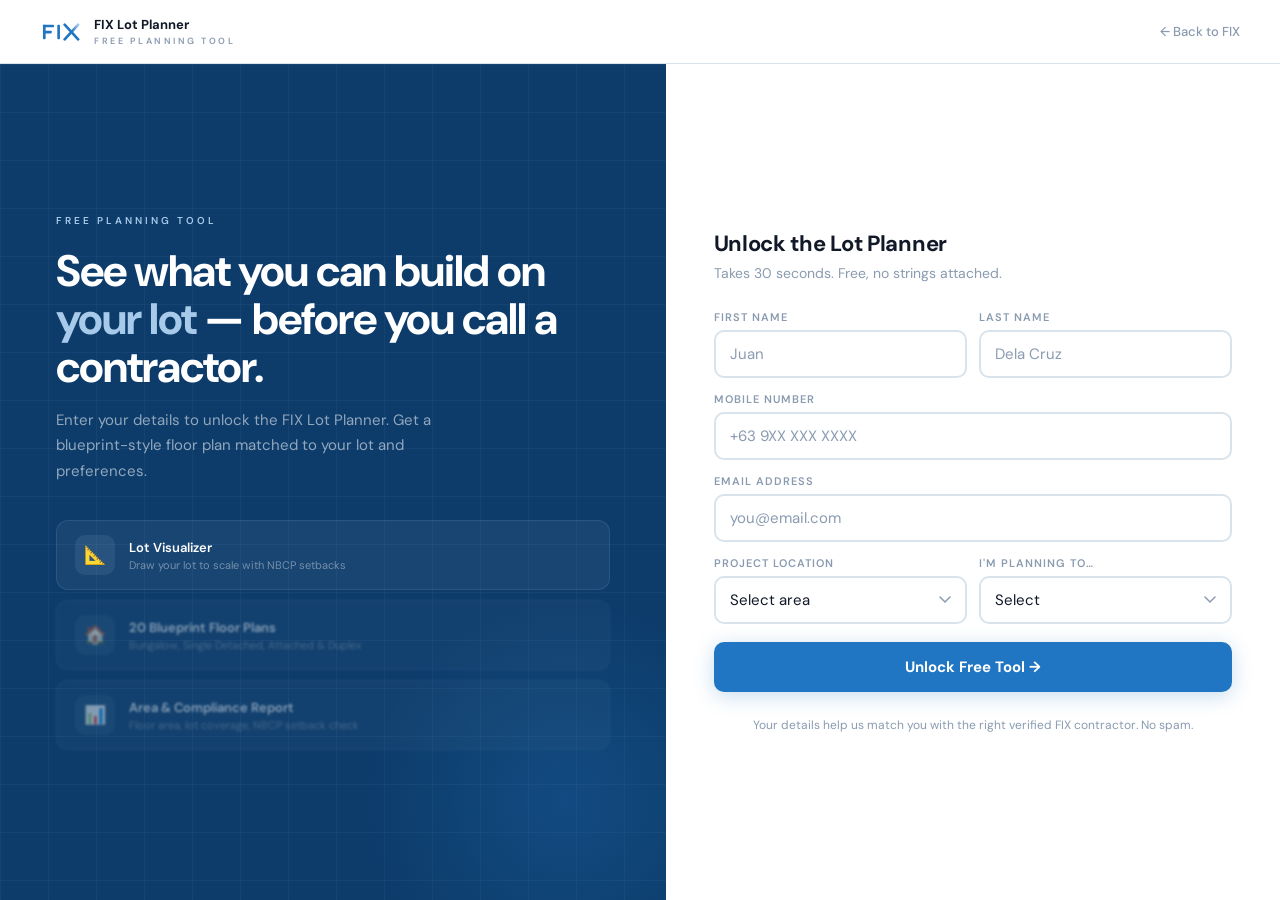
<file: lot-planner.html>
<!DOCTYPE html>
<html lang="en">
<head>
<meta charset="UTF-8">
<meta name="viewport" content="width=device-width, initial-scale=1.0">
<title>Lot Planner — FIX Philippines</title>
<link href="https://fonts.googleapis.com/css2?family=DM+Sans:opsz,wght@9..40,300;9..40,400;9..40,500;9..40,600;9..40,700&display=swap" rel="stylesheet">
<style>
*,*::before,*::after{box-sizing:border-box;margin:0;padding:0}
:root{
  --blue:#2076C2;--blue-dark:#1A5FA0;--blue-navy:#0D3C6B;
  --blue-sky:#A8CAEA;--blue-pale:#E6F1FB;--off:#F7F9FC;
  --g100:#F0F4F8;--g200:#D9E3EC;--g400:#8A9BB0;
  --g700:#374151;--g900:#111827;--green:#22C55E;
  --font:'DM Sans',sans-serif;--nav-h:64px;
}
html{scroll-behavior:smooth}
body{font-family:var(--font);background:var(--off);color:var(--g900);min-height:100vh}

/* NAV */
nav{background:white;border-bottom:1px solid var(--g200);height:var(--nav-h);display:flex;align-items:center;justify-content:space-between;padding:0 40px;position:sticky;top:0;z-index:100}
.nav-logo{display:flex;align-items:center;gap:10px;text-decoration:none}
.nav-wm{font-size:13px;font-weight:700;color:var(--g900)}
.nav-sub{font-size:9px;font-weight:600;letter-spacing:2.5px;text-transform:uppercase;color:var(--g400);margin-top:2px}
.nav-back{font-size:13px;font-weight:500;color:var(--g400);text-decoration:none;transition:color .2s}
.nav-back:hover{color:var(--blue)}

/* GATE */
#gate-page{min-height:calc(100vh - var(--nav-h));display:flex;align-items:stretch}
.gate-left{width:52%;background:var(--blue-navy);padding:64px 56px;display:flex;flex-direction:column;justify-content:center;position:relative;overflow:hidden}
.gate-glow{position:absolute;right:-100px;bottom:-100px;width:400px;height:400px;border-radius:50%;background:radial-gradient(circle,rgba(32,118,194,.25) 0%,transparent 70%);pointer-events:none}
.gate-grid{position:absolute;inset:0;background-image:linear-gradient(rgba(168,202,234,.05) 1px,transparent 1px),linear-gradient(90deg,rgba(168,202,234,.05) 1px,transparent 1px);background-size:48px 48px;pointer-events:none}
.gate-ey{font-size:10px;font-weight:600;letter-spacing:3px;text-transform:uppercase;color:var(--blue-sky);margin-bottom:20px;position:relative;z-index:1}
.gate-h1{font-size:clamp(28px,3.5vw,44px);font-weight:700;color:white;letter-spacing:-1px;line-height:1.1;margin-bottom:16px;position:relative;z-index:1}
.gate-h1 em{font-style:normal;color:var(--blue-sky)}
.gate-sub{font-size:15px;color:rgba(255,255,255,.55);line-height:1.7;margin-bottom:36px;max-width:380px;position:relative;z-index:1}
.gate-previews{display:flex;flex-direction:column;gap:10px;position:relative;z-index:1}
.gate-prev{display:flex;align-items:center;gap:14px;background:rgba(255,255,255,.05);border:1px solid rgba(168,202,234,.12);border-radius:12px;padding:14px 18px}
.gate-prev-icon{width:40px;height:40px;border-radius:10px;background:rgba(168,202,234,.1);display:flex;align-items:center;justify-content:center;font-size:18px;flex-shrink:0}
.gate-prev-title{font-size:13px;font-weight:600;color:white}
.gate-prev-sub{font-size:11px;color:rgba(255,255,255,.4);margin-top:2px}
.gate-prev.locked{opacity:.5;filter:blur(1px)}
.gate-right{flex:1;background:white;padding:56px 48px;display:flex;flex-direction:column;justify-content:center}
.gate-ft{font-size:22px;font-weight:700;color:var(--g900);letter-spacing:-.3px;margin-bottom:6px}
.gate-fs{font-size:14px;color:var(--g400);margin-bottom:28px}
.gate-fields{display:flex;flex-direction:column;gap:14px}
.fg{display:flex;flex-direction:column;gap:6px}
.fl{font-size:11px;font-weight:600;letter-spacing:1px;text-transform:uppercase;color:var(--g400)}
.fi{border:2px solid var(--g200);border-radius:10px;padding:12px 14px;font-family:var(--font);font-size:15px;color:var(--g900);outline:none;transition:border-color .2s;width:100%;background:white}
.fi:focus{border-color:var(--blue)}
.fi::placeholder{color:var(--g400)}
.fsel{appearance:none;-webkit-appearance:none;background-image:url("data:image/svg+xml,%3Csvg xmlns='http://www.w3.org/2000/svg' width='12' height='8' viewBox='0 0 12 8'%3E%3Cpath d='M1 1l5 5 5-5' stroke='%238A9BB0' stroke-width='1.5' fill='none' stroke-linecap='round'/%3E%3C/svg%3E");background-repeat:no-repeat;background-position:right 14px center;padding-right:36px;cursor:pointer}
.grow{display:grid;grid-template-columns:1fr 1fr;gap:12px}
.gate-btn{background:var(--blue);color:white;border:none;border-radius:10px;padding:15px;font-family:var(--font);font-size:15px;font-weight:700;cursor:pointer;margin-top:4px;transition:background .2s,transform .15s;box-shadow:0 4px 20px rgba(32,118,194,.25);display:flex;align-items:center;justify-content:center;gap:8px}
.gate-btn:hover{background:var(--blue-dark);transform:translateY(-1px)}
.gate-priv{font-size:12px;color:var(--g400);text-align:center;margin-top:10px;line-height:1.6}

/* TOOL */
#tool-page{display:none}
#tool-page.visible{display:block}

/* PROGRESS */
.tp{background:white;border-bottom:1px solid var(--g200);padding:0 40px;overflow-x:auto}
.tp-inner{max-width:1100px;margin:0 auto;display:flex;align-items:center}
.ps{display:flex;align-items:center;gap:10px;padding:16px 20px 16px 0;flex:1;border-bottom:3px solid transparent;transition:border-color .3s}
.ps.active{border-color:var(--blue)}
.ps.done{border-color:var(--green)}
.pn{width:26px;height:26px;border-radius:50%;background:var(--g200);display:flex;align-items:center;justify-content:center;font-size:11px;font-weight:700;color:var(--g400);flex-shrink:0;transition:background .3s,color .3s}
.ps.active .pn{background:var(--blue);color:white}
.ps.done .pn{background:var(--green);color:white}
.pl{font-size:13px;font-weight:600;color:var(--g400);transition:color .3s;white-space:nowrap}
.ps.active .pl{color:var(--g900)}
.ps.done .pl{color:var(--g700)}

/* TOOL LAYOUT */
.tl{max-width:1100px;margin:0 auto;padding:36px 40px 80px}
.ts{display:none}
.ts.active{display:block;animation:fadeUp .3s ease}
@keyframes fadeUp{from{opacity:0;transform:translateY(16px)}to{opacity:1;transform:translateY(0)}}
.sh{margin-bottom:28px}
.snl{font-size:10px;font-weight:600;letter-spacing:3px;text-transform:uppercase;color:var(--blue);margin-bottom:8px}
.stl{font-size:24px;font-weight:700;color:var(--g900);letter-spacing:-.3px;margin-bottom:6px}
.sst{font-size:15px;color:var(--g400);line-height:1.6}

/* OPT CARDS */
.og{display:grid;gap:12px}
.og2{grid-template-columns:1fr 1fr}
.og3{grid-template-columns:repeat(3,1fr)}
.og4{grid-template-columns:repeat(4,1fr)}
.oc{border:2px solid var(--g200);border-radius:14px;padding:20px;cursor:pointer;transition:border-color .2s,background .2s,transform .15s;user-select:none;display:flex;align-items:flex-start;gap:12px;background:white}
.oc:hover{border-color:var(--blue-sky);background:var(--blue-pale);transform:translateY(-1px)}
.oc.selected{border-color:var(--blue);background:var(--blue-pale)}
.oc-icon{font-size:24px;flex-shrink:0;margin-top:2px}
.oc-title{font-size:15px;font-weight:700;color:var(--g900);margin-bottom:3px}
.oc.selected .oc-title{color:var(--blue)}
.oc-sub{font-size:12px;color:var(--g400);line-height:1.5}

/* DIM INPUTS */
.dim-layout{display:grid;grid-template-columns:1fr 1fr;gap:32px;align-items:start}
.dim-inputs{display:flex;flex-direction:column;gap:18px}
.dim-or{text-align:center;font-size:13px;font-weight:600;color:var(--g400);padding:6px 0;position:relative}
.dim-or::before,.dim-or::after{content:'';position:absolute;top:50%;width:42%;height:1px;background:var(--g200)}
.dim-or::before{left:0}.dim-or::after{right:0}
.iunit{display:flex;align-items:center}
.iunit input{flex:1;border:2px solid var(--g200);border-right:none;border-radius:10px 0 0 10px;padding:12px 14px;font-family:var(--font);font-size:16px;font-weight:600;color:var(--g900);outline:none;transition:border-color .2s}
.iunit input:focus{border-color:var(--blue)}
.iunit .un{background:var(--g100);border:2px solid var(--g200);border-left:none;border-radius:0 10px 10px 0;padding:12px 14px;font-size:13px;font-weight:600;color:var(--g400);white-space:nowrap}
.dim-prev{background:var(--blue-navy);border-radius:16px;padding:24px}
.dim-prev-title{font-size:11px;font-weight:600;letter-spacing:2px;text-transform:uppercase;color:var(--blue-sky);margin-bottom:14px}

/* PREF */
.pref-secs{display:flex;flex-direction:column;gap:24px}
.pref-sec-title{font-size:13px;font-weight:700;color:var(--g700);margin-bottom:10px}

/* TEMPLATE GRID */
.tgrid{display:grid;grid-template-columns:repeat(4,1fr);gap:16px}
.tcard{border:2px solid var(--g200);border-radius:14px;overflow:hidden;cursor:pointer;transition:border-color .2s,transform .2s,box-shadow .2s;background:white}
.tcard:hover{border-color:var(--blue-sky);transform:translateY(-3px);box-shadow:0 10px 32px rgba(13,60,107,.1)}
.tcard.selected{border-color:var(--blue);box-shadow:0 0 0 3px rgba(32,118,194,.15)}
.tcard-canvas{background:var(--blue-navy);padding:12px;display:flex;align-items:center;justify-content:center}
.tcard-canvas canvas{display:block}
.tcard-info{padding:12px 14px}
.tcard-type{font-size:9px;font-weight:700;letter-spacing:2px;text-transform:uppercase;color:var(--blue);margin-bottom:3px}
.tcard-name{font-size:13px;font-weight:700;color:var(--g900);margin-bottom:5px;line-height:1.3}
.tcard.selected .tcard-name{color:var(--blue)}
.tcard-tags{display:flex;flex-wrap:wrap;gap:4px;margin-bottom:6px}
.tcard-tag{font-size:9px;font-weight:600;background:var(--g100);color:var(--g400);padding:2px 7px;border-radius:100px}
.tcard-area{font-size:11px;color:var(--g400)}
.match-badge{display:inline-flex;align-items:center;gap:3px;font-size:10px;font-weight:600;color:#15803D;background:#DCFCE7;padding:2px 8px;border-radius:100px;margin-top:5px}

/* RESULT */
.rl{display:grid;grid-template-columns:1fr 320px;gap:24px;align-items:start}
.rcw{background:white;border:1px solid var(--g200);border-radius:20px;padding:24px}
.rct{font-size:14px;font-weight:700;color:var(--g900);margin-bottom:3px}
.rcs{font-size:12px;color:var(--g400);margin-bottom:16px}
.rdisclaimer{font-size:11px;color:var(--g400);line-height:1.6;margin-top:14px;padding:12px 16px;background:var(--g100);border-radius:8px;border-left:3px solid var(--blue-sky)}
.sp{display:flex;flex-direction:column;gap:14px;position:sticky;top:80px}
.sc{background:white;border:1px solid var(--g200);border-radius:16px;overflow:hidden}
.sch{background:var(--blue-navy);padding:16px 20px}
.sch-lbl{font-size:10px;font-weight:600;letter-spacing:2.5px;text-transform:uppercase;color:rgba(255,255,255,.45);margin-bottom:4px}
.sch-val{font-size:20px;font-weight:700;color:white}
.sch-sub{font-size:11px;color:rgba(255,255,255,.4);margin-top:2px}
.scb{padding:14px 18px}
.sr{display:flex;justify-content:space-between;align-items:center;padding:8px 0;border-bottom:1px solid var(--g100)}
.sr:last-child{border-bottom:none}
.sk{font-size:12px;color:var(--g400)}
.sv{font-size:13px;font-weight:600;color:var(--g900)}
.sv.ok{color:#15803D}
.comp-row{display:flex;justify-content:space-between;align-items:center;padding:8px 0;border-bottom:1px solid var(--g100)}
.comp-row:last-child{border-bottom:none}
.comp-k{font-size:12px;color:var(--g400)}
.comp-b{font-size:10px;font-weight:700;padding:3px 8px;border-radius:100px}
.comp-b.ok{background:#DCFCE7;color:#15803D}
.comp-b.warn{background:#FEF3C7;color:#92400E}
.rl-list{display:flex;flex-direction:column;gap:3px;padding:12px 18px}
.rl-item{display:flex;align-items:center;gap:8px;font-size:12px;color:var(--g700)}
.rl-item::before{content:'';width:5px;height:5px;border-radius:50%;background:var(--blue-sky);flex-shrink:0}
.rcta{background:var(--blue);border-radius:14px;padding:20px}
.rcta-t{font-size:15px;font-weight:700;color:white;margin-bottom:6px;line-height:1.3}
.rcta-s{font-size:12px;color:rgba(255,255,255,.7);margin-bottom:14px;line-height:1.5}
.rcta-btn{width:100%;background:white;color:var(--blue);border:none;border-radius:8px;padding:12px;font-family:var(--font);font-size:13px;font-weight:700;cursor:pointer;transition:transform .15s}
.rcta-btn:hover{transform:translateY(-1px)}

/* NAV BTNS */
.snav{display:flex;gap:10px;margin-top:32px}
.bbk{background:var(--g100);color:var(--g700);border:none;border-radius:10px;padding:12px 20px;font-family:var(--font);font-size:14px;font-weight:600;cursor:pointer;transition:background .2s}
.bbk:hover{background:var(--g200)}
.bnx{flex:1;background:var(--blue);color:white;border:none;border-radius:10px;padding:12px 24px;font-family:var(--font);font-size:15px;font-weight:700;cursor:pointer;transition:background .2s,transform .15s}
.bnx:hover{background:var(--blue-dark);transform:translateY(-1px)}
.bnx:disabled{background:var(--g200);color:var(--g400);cursor:not-allowed;transform:none}

/* MODAL */
.mo{position:fixed;inset:0;background:rgba(13,60,107,.75);backdrop-filter:blur(6px);z-index:500;display:flex;align-items:center;justify-content:center;padding:24px;opacity:0;pointer-events:none;transition:opacity .3s}
.mo.open{opacity:1;pointer-events:all}
.mb{background:white;border-radius:20px;padding:44px 36px;max-width:420px;width:100%;text-align:center;transform:translateY(20px);transition:transform .3s;box-shadow:0 24px 80px rgba(13,60,107,.25)}
.mo.open .mb{transform:translateY(0)}
.mi{font-size:44px;margin-bottom:14px}
.mt{font-size:20px;font-weight:700;color:var(--g900);margin-bottom:8px}
.ms{font-size:14px;color:var(--g400);line-height:1.65;margin-bottom:22px}
.mc{background:var(--blue);color:white;font-family:var(--font);font-size:14px;font-weight:700;padding:13px 32px;border-radius:10px;border:none;cursor:pointer}
.mclose{background:none;border:none;font-family:var(--font);font-size:13px;color:var(--g400);cursor:pointer;margin-top:10px;display:block;width:100%}

/* ERR */
.err{font-size:12px;color:#EF4444;margin-top:4px;display:none}

/* RESPONSIVE */
@media(max-width:900px){
  #gate-page{flex-direction:column}
  .gate-left{width:100%;padding:40px 24px}
  .gate-right{padding:32px 24px}
  .grow{grid-template-columns:1fr}
  .tl{padding:24px 20px 48px}
  .og2,.og3,.og4{grid-template-columns:1fr 1fr}
  .dim-layout{grid-template-columns:1fr}
  .tgrid{grid-template-columns:repeat(2,1fr)}
  .rl{grid-template-columns:1fr}
  .sp{position:static}
}
</style>
</head>
<body>

<nav>
  <a href="/" class="nav-logo">
    <svg width="44" height="18" viewBox="0 0 210 88" fill="none" xmlns="http://www.w3.org/2000/svg">
      <defs><linearGradient id="nl" x1="118" y1="80" x2="184" y2="8" gradientUnits="userSpaceOnUse">
        <stop offset="0%" stop-color="#2076C2"/><stop offset="52%" stop-color="#2076C2"/>
        <stop offset="100%" stop-color="#A8CAEA"/></linearGradient></defs>
      <rect x="12" y="8" width="13" height="72" rx="4" fill="#2076C2"/>
      <rect x="12" y="8" width="54" height="13" rx="4" fill="#2076C2"/>
      <rect x="12" y="38" width="43" height="13" rx="4" fill="#2076C2"/>
      <rect x="82" y="8" width="13" height="72" rx="4" fill="#2076C2"/>
      <path d="M118 80L184 8" stroke="url(#nl)" stroke-width="13" stroke-linecap="round"/>
      <path d="M118 8L184 80" stroke="#2076C2" stroke-width="13" stroke-linecap="round"/>
    </svg>
    <div><div class="nav-wm">FIX Lot Planner</div><div class="nav-sub">Free Planning Tool</div></div>
  </a>
  <a href="/" class="nav-back">← Back to FIX</a>
</nav>

<!-- GATE -->
<div id="gate-page">
  <div class="gate-left">
    <div class="gate-glow"></div><div class="gate-grid"></div>
    <div class="gate-ey">Free Planning Tool</div>
    <h1 class="gate-h1">See what you can build on <em>your lot</em> — before you call a contractor.</h1>
    <p class="gate-sub">Enter your details to unlock the FIX Lot Planner. Get a blueprint-style floor plan matched to your lot and preferences.</p>
    <div class="gate-previews">
      <div class="gate-prev"><div class="gate-prev-icon">📐</div><div><div class="gate-prev-title">Lot Visualizer</div><div class="gate-prev-sub">Draw your lot to scale with NBCP setbacks</div></div></div>
      <div class="gate-prev locked"><div class="gate-prev-icon">🏠</div><div><div class="gate-prev-title">20 Blueprint Floor Plans</div><div class="gate-prev-sub">Bungalow, Single Detached, Attached & Duplex</div></div></div>
      <div class="gate-prev locked"><div class="gate-prev-icon">📊</div><div><div class="gate-prev-title">Area & Compliance Report</div><div class="gate-prev-sub">Floor area, lot coverage, NBCP setback check</div></div></div>
    </div>
  </div>
  <div class="gate-right">
    <div class="gate-ft">Unlock the Lot Planner</div>
    <div class="gate-fs">Takes 30 seconds. Free, no strings attached.</div>
    <form class="gate-fields" id="gate-form" name="lot-plotter-leads" method="POST" data-netlify="true" netlify-honeypot="bot-field">
      <input type="hidden" name="form-name" value="lot-plotter-leads">
      <input type="hidden" name="bot-field" style="display:none">
      <div class="grow">
        <div class="fg"><label class="fl">First Name</label><input type="text" name="first-name" class="fi" placeholder="Juan" id="g-fn" required></div>
        <div class="fg"><label class="fl">Last Name</label><input type="text" name="last-name" class="fi" placeholder="Dela Cruz" id="g-ln" required></div>
      </div>
      <div class="fg"><label class="fl">Mobile Number</label><input type="tel" name="mobile" class="fi" placeholder="+63 9XX XXX XXXX" id="g-ph" required></div>
      <div class="fg"><label class="fl">Email Address</label><input type="email" name="email" class="fi" placeholder="you@email.com" id="g-em" required></div>
      <div class="grow">
        <div class="fg"><label class="fl">Project Location</label>
          <select name="location" class="fi fsel" required>
            <option value="" disabled selected>Select area</option>
            <option>Metro Manila (NCR)</option><option>Cavite</option><option>Laguna</option>
            <option>Batangas</option><option>Rizal</option><option>Other</option>
          </select></div>
        <div class="fg"><label class="fl">I'm planning to…</label>
          <select name="project-type" class="fi fsel" required>
            <option value="" disabled selected>Select</option>
            <option>Build a new house</option><option>Renovate existing</option><option>Extend / add rooms</option>
          </select></div>
      </div>
      <button type="submit" class="gate-btn">Unlock Free Tool →</button>
      <p class="gate-priv">Your details help us match you with the right verified FIX contractor. No spam.</p>
    </form>
  </div>
</div>

<!-- TOOL -->
<div id="tool-page">
  <div class="tp">
    <div class="tp-inner">
      <div class="ps active" id="prog-1"><div class="pn">1</div><div class="pl">Home Type</div></div>
      <div class="ps" id="prog-2"><div class="pn">2</div><div class="pl">Lot Size</div></div>
      <div class="ps" id="prog-3"><div class="pn">3</div><div class="pl">Preferences</div></div>
      <div class="ps" id="prog-4"><div class="pn">4</div><div class="pl">Floor Plan</div></div>
      <div class="ps" id="prog-5"><div class="pn">5</div><div class="pl">Your Result</div></div>
    </div>
  </div>

  <div class="tl">

    <!-- STEP 1: HOME TYPE -->
    <div class="ts active" id="step-1">
      <div class="sh">
        <div class="snl">Step 1 of 4</div>
        <div class="stl">What type of home are you planning?</div>
        <div class="sst">This determines which floor plan layouts we show you.</div>
      </div>
      <div class="og og2">
        <div class="oc" data-key="htype" data-val="bungalow" onclick="selOpt(this)">
          <div class="oc-icon">🏠</div>
          <div><div class="oc-title">Bungalow</div><div class="oc-sub">Single storey, standalone home. All living on one level — great for accessibility and low maintenance.</div></div>
        </div>
        <div class="oc" data-key="htype" data-val="detached" onclick="selOpt(this)">
          <div class="oc-icon">🏡</div>
          <div><div class="oc-title">Single Detached</div><div class="oc-sub">Two storey, standalone home with setbacks on all four sides. Most common in subdivisions.</div></div>
        </div>
        <div class="oc" data-key="htype" data-val="attached" onclick="selOpt(this)">
          <div class="oc-icon">🏘️</div>
          <div><div class="oc-title">Single Attached</div><div class="oc-sub">Two storey home that shares one wall with a neighbor. Ideal for narrower lots in compact areas.</div></div>
        </div>
        <div class="oc" data-key="htype" data-val="duplex" onclick="selOpt(this)">
          <div class="oc-icon">🏢</div>
          <div><div class="oc-title">Duplex</div><div class="oc-sub">Two separate units on one lot — side by side. Great for rental income or housing extended family.</div></div>
        </div>
      </div>
      <div class="snav"><button class="bnx" id="next-1" onclick="goStep(2)" disabled>Continue →</button></div>
    </div>

    <!-- STEP 2: LOT SIZE -->
    <div class="ts" id="step-2">
      <div class="sh">
        <div class="snl">Step 2 of 4</div>
        <div class="stl">What is your lot size?</div>
        <div class="sst">Enter width and depth, or just total area. Minimum 60 sqm.</div>
      </div>
      <div class="dim-layout">
        <div class="dim-inputs">
          <div><div class="fl" style="margin-bottom:8px">Lot Width</div>
            <div class="iunit"><input type="number" id="lot-w" placeholder="e.g. 10" min="6" max="100" oninput="updatePrev()"><div class="un">meters wide</div></div></div>
          <div><div class="fl" style="margin-bottom:8px">Lot Depth</div>
            <div class="iunit"><input type="number" id="lot-d" placeholder="e.g. 20" min="10" max="200" oninput="updatePrev()"><div class="un">meters deep</div></div></div>
          <div class="dim-or">OR enter total area only</div>
          <div><div class="fl" style="margin-bottom:8px">Total Lot Area</div>
            <div class="iunit"><input type="number" id="lot-sqm" placeholder="e.g. 200" min="60" max="10000" oninput="sqmCalc()"><div class="un">sqm</div></div></div>
          <div class="err" id="lot-err">Minimum lot size is 60 sqm (6m × 10m).</div>
        </div>
        <div class="dim-prev">
          <div class="dim-prev-title">Live Preview</div>
          <canvas id="prev-cvs" width="260" height="200" style="width:100%;display:block;border-radius:8px"></canvas>
          <div style="font-size:11px;color:rgba(255,255,255,.4);margin-top:10px;line-height:1.6" id="prev-lbl">Enter dimensions to preview your lot.</div>
        </div>
      </div>
      <div class="snav"><button class="bbk" onclick="goStep(1)">←</button><button class="bnx" id="next-2" onclick="goStep(3)" disabled>Continue →</button></div>
    </div>

    <!-- STEP 3: PREFERENCES -->
    <div class="ts" id="step-3">
      <div class="sh">
        <div class="snl">Step 3 of 4</div>
        <div class="stl">Tell us your preferences</div>
        <div class="sst">We'll filter the best matching floor plans for you.</div>
      </div>
      <div class="pref-secs">
        <div>
          <div class="pref-sec-title">Kitchen size</div>
          <div class="og og2">
            <div class="oc" data-key="kitchen" data-val="simple" onclick="selOpt(this)"><div class="oc-icon">🍳</div><div><div class="oc-title">Simple Kitchen</div><div class="oc-sub">Compact and efficient</div></div></div>
            <div class="oc" data-key="kitchen" data-val="large" onclick="selOpt(this)"><div class="oc-icon">👨‍🍳</div><div><div class="oc-title">Large / Open Kitchen</div><div class="oc-sub">Spacious, open to dining</div></div></div>
          </div>
        </div>
        <div>
          <div class="pref-sec-title">Outdoor Kitchen</div>
          <div class="og og2">
            <div class="oc" data-key="okitchen" data-val="yes" onclick="selOpt(this)"><div class="oc-icon">🔥</div><div><div class="oc-title">Yes, include one</div><div class="oc-sub">Covered outdoor cooking area</div></div></div>
            <div class="oc" data-key="okitchen" data-val="no" onclick="selOpt(this)"><div class="oc-icon">❌</div><div><div class="oc-title">Not needed</div><div class="oc-sub">Indoor kitchen only</div></div></div>
          </div>
        </div>
        <div>
          <div class="pref-sec-title">Patio / Outdoor Area</div>
          <div class="og og2">
            <div class="oc" data-key="patio" data-val="yes" onclick="selOpt(this)"><div class="oc-icon">🌿</div><div><div class="oc-title">Yes, include a patio</div><div class="oc-sub">Covered outdoor relaxation space</div></div></div>
            <div class="oc" data-key="patio" data-val="no" onclick="selOpt(this)"><div class="oc-icon">❌</div><div><div class="oc-title">Not needed</div><div class="oc-sub">Maximize indoor area</div></div></div>
          </div>
        </div>
        <div>
          <div class="pref-sec-title">Parking / Garage</div>
          <div class="og og3">
            <div class="oc" data-key="parking" data-val="0" onclick="selOpt(this)"><div class="oc-icon">🚶</div><div><div class="oc-title">No parking</div><div class="oc-sub">More indoor space</div></div></div>
            <div class="oc" data-key="parking" data-val="1" onclick="selOpt(this)"><div class="oc-icon">🚗</div><div><div class="oc-title">1 car garage</div><div class="oc-sub">Single covered parking</div></div></div>
            <div class="oc" data-key="parking" data-val="2" onclick="selOpt(this)"><div class="oc-icon">🚗🚗</div><div><div class="oc-title">2 car garage</div><div class="oc-sub">Double covered parking</div></div></div>
          </div>
        </div>
      </div>
      <div class="snav"><button class="bbk" onclick="goStep(2)">←</button><button class="bnx" id="next-3" onclick="goStep(4)" disabled>See Floor Plans →</button></div>
    </div>

    <!-- STEP 4: TEMPLATES -->
    <div class="ts" id="step-4">
      <div class="sh">
        <div class="snl">Step 4 of 4</div>
        <div class="stl">Choose your floor plan</div>
        <div class="sst" id="step4-sub">Blueprint-style layouts matched to your preferences.</div>
      </div>
      <div class="tgrid" id="tgrid"></div>
      <div class="snav"><button class="bbk" onclick="goStep(3)">←</button><button class="bnx" id="next-4" onclick="goStep(5)" disabled>View My Blueprint →</button></div>
    </div>

    <!-- STEP 5: RESULT -->
    <div class="ts" id="step-5">
      <div class="sh">
        <div class="snl">Your Blueprint</div>
        <div class="stl" id="res-title">Your Lot Plan</div>
        <div class="sst" id="res-sub">Blueprint view with NBCP setbacks and selected floor plan.</div>
      </div>
      <div class="rl">
        <div>
          <div class="rcw">
            <div class="rct" id="rc-title">Lot Plan</div>
            <div class="rcs" id="rc-sub">To scale · NBCP setbacks · Blueprint style</div>
            <canvas id="res-cvs" width="680" height="520" style="width:100%;display:block;border-radius:8px;background:#0D3C6B"></canvas>
            <div class="rdisclaimer"><strong>Planning aid only.</strong> These are illustrative templates, not architectural drawings. Setbacks follow NBCP defaults — verify with your LGU. Consult a licensed architect before finalizing any design.</div>
          </div>
          <div class="snav" style="margin-top:20px">
            <button class="bbk" onclick="goStep(4)">← Change plan</button>
            <button class="bnx" onclick="document.getElementById('res-modal').classList.add('open')">Get Matched with a Contractor →</button>
          </div>
        </div>
        <div class="sp">
          <div class="sc">
            <div class="sch"><div class="sch-lbl">Your Lot</div><div class="sch-val" id="sum-area">— sqm</div><div class="sch-sub" id="sum-dims">— × — meters</div></div>
            <div class="scb">
              <div class="sr"><span class="sk">Buildable footprint</span><span class="sv" id="sum-build">—</span></div>
              <div class="sr"><span class="sk">Floor plan footprint</span><span class="sv" id="sum-fp">—</span></div>
              <div class="sr"><span class="sk">Total floor area</span><span class="sv" id="sum-gfa">—</span></div>
              <div class="sr"><span class="sk">Lot coverage</span><span class="sv ok" id="sum-cov">—</span></div>
              <div class="sr"><span class="sk">Home type</span><span class="sv" id="sum-type">—</span></div>
            </div>
          </div>
          <div class="sc">
            <div style="padding:12px 18px 4px;font-size:10px;font-weight:600;letter-spacing:1.5px;text-transform:uppercase;color:var(--g400)">NBCP Compliance</div>
            <div class="scb">
              <div class="comp-row"><span class="comp-k">Front setback (min 4.5m)</span><span class="comp-b ok" id="c-front">✓ 4.5m</span></div>
              <div class="comp-row"><span class="comp-k">Side setbacks (min 2m)</span><span class="comp-b ok" id="c-side">✓ 2.0m</span></div>
              <div class="comp-row"><span class="comp-k">Rear setback (min 2m)</span><span class="comp-b ok" id="c-rear">✓ 2.0m</span></div>
              <div class="comp-row"><span class="comp-k">Max lot coverage (60%)</span><span class="comp-b ok" id="c-cov">✓ OK</span></div>
            </div>
            <div style="padding:0 18px 12px;font-size:10px;color:var(--g400);line-height:1.5">Verify actual requirements with your LGU.</div>
          </div>
          <div class="sc">
            <div style="padding:12px 18px 4px;font-size:10px;font-weight:600;letter-spacing:1.5px;text-transform:uppercase;color:var(--g400)">Rooms & Features</div>
            <div class="rl-list" id="rooms-list"></div>
          </div>
          <div class="rcta">
            <div class="rcta-t">Love this layout? Find a verified contractor to build it.</div>
            <div class="rcta-s">FIX matches you with up to 2 licensed builders who can bring this to life — free.</div>
            <button class="rcta-btn" onclick="document.getElementById('res-modal').classList.add('open')">Post My Project — Free →</button>
          </div>
        </div>
      </div>
    </div>

  </div>
</div>

<!-- MODAL -->
<div class="mo" id="res-modal">
  <div class="mb">
    <div class="mi">🏗️</div>
    <div class="mt">Ready to build this?</div>
    <div class="ms">We've saved your lot plan. Our team will match you with verified FIX contractors who can build it — usually within 24 hours.</div>
    <button class="mc" onclick="window.location.href='/#get-matched'">Post My Project on FIX →</button>
    <button class="mclose" onclick="document.getElementById('res-modal').classList.remove('open')">Stay on this page</button>
  </div>
</div>

<!-- Netlify hidden detection -->
<div style="display:none">
  <form name="lot-plotter-leads" data-netlify="true">
    <input type="hidden" name="form-name" value="lot-plotter-leads">
    <input name="first-name"><input name="last-name"><input name="mobile"><input name="email">
    <input name="location"><input name="project-type"><input name="lot-width"><input name="lot-depth">
    <input name="home-type"><input name="kitchen"><input name="outdoor-kitchen">
    <input name="patio"><input name="parking"><input name="selected-template">
  </form>
</div>

<script>
// ── STATE ──
const S = { htype:null, lotW:0, lotD:0, kitchen:null, okitchen:null, patio:null, parking:null, tpl:null, step:1 };
const PREF_KEYS = ['kitchen','okitchen','patio','parking'];

// ── BLUEPRINT DRAWING HELPERS ──
const BG    = '#0D3C6B';  // navy background
const WALL  = '#FFFFFF';  // wall color
const WALL2 = 'rgba(255,255,255,0.7)'; // interior walls
const ROOM  = 'rgba(255,255,255,0.04)'; // room fill
const LBL   = '#FFFFFF';  // labels
const DIM   = '#A8CAEA';  // dimensions / sky blue
const FURN  = 'rgba(168,202,234,0.5)'; // furniture
const STAIR = 'rgba(168,202,234,0.4)';
const DOOR  = 'rgba(255,255,255,0.6)';
const WIN   = '#A8CAEA';
const DASH  = 'rgba(168,202,234,0.5)';

function bp(cvs, drawFn, full, W, D) {
  const ctx = cvs.getContext('2d');
  const CW = cvs.width, CH = cvs.height;
  ctx.clearRect(0,0,CW,CH);
  ctx.fillStyle = BG; ctx.fillRect(0,0,CW,CH);

  // Blueprint dot grid
  ctx.fillStyle = 'rgba(168,202,234,0.08)';
  for(let x=8;x<CW;x+=16) for(let y=8;y<CH;y+=16) { ctx.beginPath(); ctx.arc(x,y,1,0,Math.PI*2); ctx.fill(); }

  if (!full) {
    // Mini preview — just draw floor plan in center
    const pad = 10;
    drawFn(ctx, pad, pad, CW-pad*2, CH-pad*2, false);
    return;
  }

  // Full result with lot
  const pad = 52;
  const sc = Math.min((CW-pad*2)/W, (CH-pad*2)/D);
  const lw = W*sc, lh = D*sc;
  const ox = (CW-lw)/2, oy = (CH-lh)/2;
  const fs=4.5*sc, ss=2*sc, rs=2*sc;

  // Lot fill
  ctx.fillStyle = 'rgba(255,255,255,0.03)';
  ctx.strokeStyle = DIM; ctx.lineWidth=1.5; ctx.setLineDash([4,4]);
  ctx.strokeRect(ox,oy,lw,lh); ctx.setLineDash([]);
  ctx.fillRect(ox,oy,lw,lh);

  // Setback lines
  ctx.strokeStyle = DASH; ctx.lineWidth=1; ctx.setLineDash([5,4]);
  ctx.strokeRect(ox+ss,oy+fs,lw-ss*2,lh-fs-rs);
  ctx.setLineDash([]);

  // Setback labels
  ctx.fillStyle = DIM; ctx.font='9px DM Sans,sans-serif'; ctx.textAlign='center'; ctx.textBaseline='middle';
  ctx.fillText('FRONT SETBACK 4.5m', ox+lw/2, oy+fs/2);
  ctx.fillText('REAR SETBACK 2m', ox+lw/2, oy+lh-rs/2);
  ctx.save(); ctx.translate(ox+ss/2,oy+lh/2); ctx.rotate(-Math.PI/2); ctx.fillText('2m',0,0); ctx.restore();
  ctx.save(); ctx.translate(ox+lw-ss/2,oy+lh/2); ctx.rotate(Math.PI/2); ctx.fillText('2m',0,0); ctx.restore();

  // Dimensions
  ctx.fillStyle = DIM; ctx.font='bold 11px DM Sans,sans-serif'; ctx.textAlign='center';
  ctx.fillText(W+'m', CW/2, oy-16);
  ctx.save(); ctx.translate(ox-16,CH/2); ctx.rotate(-Math.PI/2); ctx.fillText(D+'m',0,0); ctx.restore();

  // Draw floor plan in buildable area
  const bx=ox+ss, by=oy+fs, bw=lw-ss*2, bh=lh-fs-rs;
  drawFn(ctx, bx, by, bw, bh, true);

  // North arrow
  const nx=CW-28, ny=36;
  ctx.strokeStyle=DIM; ctx.lineWidth=1.5;
  ctx.beginPath(); ctx.moveTo(nx,ny+12); ctx.lineTo(nx,ny-12); ctx.stroke();
  ctx.beginPath(); ctx.moveTo(nx-5,ny-6); ctx.lineTo(nx,ny-14); ctx.lineTo(nx+5,ny-6); ctx.closePath();
  ctx.fillStyle=DIM; ctx.fill();
  ctx.fillStyle=DIM; ctx.font='bold 10px DM Sans,sans-serif'; ctx.textAlign='center';
  ctx.fillText('N',nx,ny+22);

  // Scale bar
  const sbLen=sc*5, sbY=CH-20, sbX=ox+4;
  ctx.strokeStyle=DIM; ctx.lineWidth=1.5;
  ctx.beginPath(); ctx.moveTo(sbX,sbY); ctx.lineTo(sbX+sbLen,sbY); ctx.stroke();
  ctx.beginPath(); ctx.moveTo(sbX,sbY-4); ctx.lineTo(sbX,sbY+4); ctx.stroke();
  ctx.beginPath(); ctx.moveTo(sbX+sbLen,sbY-4); ctx.lineTo(sbX+sbLen,sbY+4); ctx.stroke();
  ctx.fillStyle=DIM; ctx.font='9px DM Sans,sans-serif'; ctx.textAlign='left';
  ctx.fillText('5m', sbX, sbY-7);
}

// ── ROOM DRAWING HELPERS ──
function wall(ctx,x,y,w,h){
  ctx.fillStyle=ROOM; ctx.fillRect(x,y,w,h);
  ctx.strokeStyle=WALL; ctx.lineWidth=2.5;
  ctx.strokeRect(x,y,w,h);
}
function iwall(ctx,x1,y1,x2,y2){
  ctx.strokeStyle=WALL2; ctx.lineWidth=1.5;
  ctx.beginPath(); ctx.moveTo(x1,y1); ctx.lineTo(x2,y2); ctx.stroke();
}
function lbl(ctx,x,y,w,h,text,sub){
  ctx.fillStyle=LBL; ctx.textAlign='center'; ctx.textBaseline='middle';
  ctx.font='bold 8px DM Sans,sans-serif';
  if(w>24&&h>14){ ctx.fillText(text.toUpperCase(),x+w/2,sub?y+h/2-5:y+h/2); }
  if(sub&&w>24&&h>22){ ctx.fillStyle=DIM; ctx.font='7px DM Sans,sans-serif'; ctx.fillText(sub,x+w/2,y+h/2+5); }
}
function door(ctx,x,y,r,startA,endA,flip){
  ctx.strokeStyle=DOOR; ctx.lineWidth=1; ctx.setLineDash([]);
  ctx.beginPath(); ctx.arc(x,y,r,startA,endA); ctx.stroke();
  ctx.beginPath(); ctx.moveTo(x,y);
  ctx.lineTo(x+Math.cos(startA)*r, y+Math.sin(startA)*r); ctx.stroke();
}
function win(ctx,x,y,w,horiz){
  ctx.strokeStyle=WIN; ctx.lineWidth=1.5;
  if(horiz){
    const cy=y; const h2=w/3;
    for(let i=0;i<3;i++){ ctx.beginPath(); ctx.moveTo(x,cy-h2+i*h2); ctx.lineTo(x+w,cy-h2+i*h2); ctx.stroke(); }
  } else {
    for(let i=0;i<3;i++){ ctx.beginPath(); ctx.moveTo(x-w/2+i*(w/2),y); ctx.lineTo(x-w/2+i*(w/2),y+w); ctx.stroke(); }
  }
}
function bed(ctx,x,y,w,h){
  ctx.strokeStyle=FURN; ctx.lineWidth=1; ctx.strokeRect(x+1,y+1,w-2,h-2);
  // pillow
  ctx.beginPath(); ctx.roundRect(x+3,y+3,w-6,h*0.3,2); ctx.stroke();
}
function sofa(ctx,x,y,w,h){
  ctx.strokeStyle=FURN; ctx.lineWidth=1;
  ctx.strokeRect(x,y,w,h*0.6);
  ctx.strokeRect(x,y,w*0.2,h);
  ctx.strokeRect(x+w*0.8,y,w*0.2,h);
  ctx.strokeRect(x,y+h*0.6,w,h*0.4);
}
function dining(ctx,x,y,r,seats){
  ctx.strokeStyle=FURN; ctx.lineWidth=1;
  ctx.beginPath(); ctx.arc(x,y,r,0,Math.PI*2); ctx.stroke();
  for(let i=0;i<seats;i++){
    const a=(i/seats)*Math.PI*2, sr=r+8;
    ctx.beginPath(); ctx.arc(x+Math.cos(a)*sr,y+Math.sin(a)*sr,5,0,Math.PI*2); ctx.stroke();
  }
}
function toilet(ctx,x,y,w,h){
  ctx.strokeStyle=FURN; ctx.lineWidth=1;
  ctx.strokeRect(x,y,w,h*0.35);
  ctx.beginPath(); ctx.ellipse(x+w/2,y+h*0.65,w/2-2,h*0.38,0,0,Math.PI*2); ctx.stroke();
}
function bath(ctx,x,y,w,h){
  ctx.strokeStyle=FURN; ctx.lineWidth=1;
  ctx.strokeRect(x,y,w,h);
  ctx.beginPath(); ctx.ellipse(x+w/2,y+h/2,w/2-4,h/2-4,0,0,Math.PI*2); ctx.stroke();
}
function kitchen_counter(ctx,x,y,w,h,orient){
  ctx.strokeStyle=FURN; ctx.lineWidth=1;
  if(orient==='h'){ ctx.strokeRect(x,y,w,h); ctx.beginPath(); ctx.arc(x+w-h/2,y+h/2,h/3,0,Math.PI*2); ctx.stroke(); }
  else { ctx.strokeRect(x,y,w,h); ctx.beginPath(); ctx.arc(x+w/2,y+h-w/2,w/3,0,Math.PI*2); ctx.stroke(); }
}
function car(ctx,x,y,w,h){
  ctx.strokeStyle=FURN; ctx.lineWidth=1;
  ctx.beginPath(); ctx.roundRect(x,y,w,h,4); ctx.stroke();
  ctx.beginPath(); ctx.roundRect(x+w*0.1,y+h*0.2,w*0.8,h*0.45,2); ctx.stroke();
}
function stairs(ctx,x,y,w,h,steps){
  ctx.strokeStyle=STAIR; ctx.lineWidth=1;
  ctx.strokeRect(x,y,w,h);
  const sw=h/steps;
  for(let i=1;i<steps;i++){ ctx.beginPath(); ctx.moveTo(x,y+i*sw); ctx.lineTo(x+w,y+i*sw); ctx.stroke(); }
  // arrow
  ctx.strokeStyle=DIM; ctx.lineWidth=1.5;
  ctx.beginPath(); ctx.moveTo(x+w/2,y+h-4); ctx.lineTo(x+w/2,y+4); ctx.stroke();
  ctx.beginPath(); ctx.moveTo(x+w/2-4,y+10); ctx.lineTo(x+w/2,y+4); ctx.lineTo(x+w/2+4,y+10); ctx.stroke();
  ctx.fillStyle=DIM; ctx.font='7px DM Sans,sans-serif'; ctx.textAlign='center';
  ctx.fillText('UP',x+w/2,y+h-8);
}
function floorLabel(ctx,x,y,text){
  ctx.fillStyle=DIM; ctx.font='bold 8px DM Sans,sans-serif'; ctx.textAlign='left';
  ctx.fillText(text,x+2,y+9);
}
function patio(ctx,x,y,w,h,label){
  ctx.strokeStyle=DIM; ctx.lineWidth=1.5; ctx.setLineDash([3,3]);
  ctx.strokeRect(x,y,w,h); ctx.setLineDash([]);
  ctx.fillStyle='rgba(168,202,234,0.06)'; ctx.fillRect(x,y,w,h);
  lbl(ctx,x,y,w,h,label||'PATIO');
}
function garage(ctx,x,y,w,h,cars){
  wall(ctx,x,y,w,h);
  lbl(ctx,x,y,w,h,(cars===2?'2-CAR ':'')+'GARAGE');
  if(cars>=1) car(ctx,x+4,y+h*0.15,Math.min(w-8,(w-8)/Math.max(cars,1)*0.9),(h-8)*0.7);
  if(cars===2) car(ctx,x+w/2+2,y+h*0.15,w/2-6,(h-8)*0.7);
}
function outKitchen(ctx,x,y,w,h){
  ctx.strokeStyle=DIM; ctx.lineWidth=1.5; ctx.setLineDash([3,3]);
  ctx.strokeRect(x,y,w,h); ctx.setLineDash([]);
  lbl(ctx,x,y,w,h,'OUTDOOR','KITCHEN');
}

// ── SECTION DIVIDER for 2-storey ──
function floorDivider(ctx,x,y,w){
  ctx.strokeStyle=DIM; ctx.lineWidth=1.5; ctx.setLineDash([6,4]);
  ctx.beginPath(); ctx.moveTo(x,y); ctx.lineTo(x+w,y); ctx.stroke();
  ctx.setLineDash([]);
  ctx.fillStyle=DIM; ctx.font='bold 8px DM Sans,sans-serif'; ctx.textAlign='center';
  ctx.fillText('▲ 2ND FLOOR', x+w/2, y-4);
}

// ═══════════════════════════════════════════
// BUNGALOW TEMPLATES
// ═══════════════════════════════════════════

function drawB1(ctx,x,y,w,h,full){ // Studio
  wall(ctx,x,y,w,h);
  iwall(ctx,x,y+h*0.55,x+w*0.6,y+h*0.55);
  iwall(ctx,x+w*0.6,y,x+w*0.6,y+h*0.6);
  lbl(ctx,x,y,w*0.6,h*0.55,'LIVING / DINING');
  lbl(ctx,x+w*0.6,y,w*0.4,h*0.55,'KITCHEN',full?'Simple':'');
  lbl(ctx,x,y+h*0.55,w*0.5,h*0.45,'BEDROOM');
  lbl(ctx,x+w*0.5,y+h*0.55,w*0.5,h*0.45,'BATH');
  if(full){ bed(ctx,x+4,y+h*0.6,w*0.35,h*0.3); toilet(ctx,x+w*0.55,y+h*0.6,w*0.18,h*0.2); bath(ctx,x+w*0.75,y+h*0.6,w*0.18,h*0.25); door(ctx,x+w*0.55,y+h*0.55,10,0,-Math.PI/2); win(ctx,x+w/2,y,w*0.3,true); }
}

function drawB2(ctx,x,y,w,h,full){ // 2BR no garage
  wall(ctx,x,y,w,h);
  iwall(ctx,x,y+h*0.45,x+w,y+h*0.45);
  iwall(ctx,x+w*0.55,y+h*0.45,x+w*0.55,y+h);
  iwall(ctx,x+w*0.5,y,x+w*0.5,y+h*0.45);
  lbl(ctx,x,y,w*0.5,h*0.45,'LIVING');
  lbl(ctx,x+w*0.5,y,w*0.5,h*0.45,'KITCHEN / DINING');
  lbl(ctx,x,y+h*0.45,w*0.55,h*0.55,'BEDROOM 1');
  lbl(ctx,x+w*0.55,y+h*0.45,w*0.45,h*0.55,'BEDROOM 2');
  if(full){ sofa(ctx,x+4,y+4,w*0.3,h*0.25); bed(ctx,x+4,y+h*0.5,w*0.35,h*0.35); bed(ctx,x+w*0.6,y+h*0.5,w*0.3,h*0.35); win(ctx,x+w/4,y,w*0.3,true); }
}

function drawB3(ctx,x,y,w,h,full){ // 2BR + 1car garage
  wall(ctx,x,y,w,h);
  iwall(ctx,x,y+h*0.42,x+w*0.7,y+h*0.42);
  iwall(ctx,x+w*0.35,y,x+w*0.35,y+h*0.42);
  iwall(ctx,x+w*0.7,y,x+w*0.7,y+h);
  lbl(ctx,x,y,w*0.35,h*0.42,'GARAGE');
  lbl(ctx,x+w*0.35,y,w*0.35,h*0.42,'LIVING');
  lbl(ctx,x+w*0.7,y,w*0.3,h*0.42,'KITCHEN');
  iwall(ctx,x,y+h*0.42,x+w*0.7,y+h*0.42);
  iwall(ctx,x+w*0.5,y+h*0.42,x+w*0.5,y+h);
  lbl(ctx,x,y+h*0.42,w*0.5,h*0.58,'BEDROOM 1');
  lbl(ctx,x+w*0.5,y+h*0.42,w*0.2,h*0.58,'BATH');
  iwall(ctx,x+w*0.7,y+h*0.42,x+w*0.7,y+h);
  lbl(ctx,x+w*0.7,y+h*0.42,w*0.3,h*0.58,'BEDROOM 2');
  if(full){ car(ctx,x+4,y+h*0.08,w*0.27,h*0.28); bed(ctx,x+4,y+h*0.47,w*0.35,h*0.4); bed(ctx,x+w*0.72,y+h*0.47,w*0.22,h*0.4); }
}

function drawB4(ctx,x,y,w,h,full){ // 2BR + patio
  const ph=h*0.22;
  wall(ctx,x,y,w,h-ph);
  iwall(ctx,x,y+h*0.4,x+w,y+h*0.4);
  iwall(ctx,x+w*0.5,y,x+w*0.5,y+h*0.4);
  iwall(ctx,x+w*0.55,y+h*0.4,x+w*0.55,y+h-ph);
  lbl(ctx,x,y,w*0.5,(h-ph)*0.4,'LIVING');
  lbl(ctx,x+w*0.5,y,w*0.5,(h-ph)*0.4,'KITCHEN / DINING');
  lbl(ctx,x,y+h*0.4,w*0.55,(h-ph)*0.6,'BEDROOM 1');
  lbl(ctx,x+w*0.55,y+h*0.4,w*0.45,(h-ph)*0.6,'BEDROOM 2');
  patio(ctx,x,y+h-ph,w,ph,'PATIO');
  if(full){ sofa(ctx,x+4,y+4,w*0.35,h*0.22); bed(ctx,x+4,y+h*0.44,w*0.38,h*0.28); bed(ctx,x+w*0.58,y+h*0.44,w*0.35,h*0.28); }
}

function drawB5(ctx,x,y,w,h,full){ // 3BR family
  wall(ctx,x,y,w,h);
  const gar=w*0.32;
  iwall(ctx,x+gar,y,x+gar,y+h*0.38);
  iwall(ctx,x,y+h*0.38,x+w,y+h*0.38);
  iwall(ctx,x+w*0.5,y,x+w*0.5,y+h*0.38);
  iwall(ctx,x+w/3,y+h*0.38,x+w/3,y+h);
  iwall(ctx,x+w*2/3,y+h*0.38,x+w*2/3,y+h);
  lbl(ctx,x,y,gar,h*0.38,'GARAGE');
  lbl(ctx,x+gar,y,(w-gar)*0.6,h*0.38,'LIVING');
  lbl(ctx,x+gar+(w-gar)*0.6,y,(w-gar)*0.4,h*0.38,'KITCHEN');
  lbl(ctx,x,y+h*0.38,w/3,h*0.62,'BEDROOM 1');
  lbl(ctx,x+w/3,y+h*0.38,w/3,h*0.62,'BEDROOM 2');
  lbl(ctx,x+w*2/3,y+h*0.38,w/3,h*0.62,'BEDROOM 3');
  if(full){ car(ctx,x+3,y+h*0.05,gar-6,h*0.28); bed(ctx,x+4,y+h*0.42,w/3-8,h*0.42); bed(ctx,x+w/3+4,y+h*0.42,w/3-8,h*0.42); bed(ctx,x+w*2/3+4,y+h*0.42,w/3-8,h*0.42); sofa(ctx,x+gar+4,y+4,w*0.28,h*0.22); }
}

function drawB6(ctx,x,y,w,h,full){ // 3BR + patio
  const ph=h*0.2;
  wall(ctx,x,y,w,h-ph);
  iwall(ctx,x+w*0.3,y,x+w*0.3,y+(h-ph)*0.38);
  iwall(ctx,x,y+(h-ph)*0.38,x+w,y+(h-ph)*0.38);
  iwall(ctx,x+w/3,y+(h-ph)*0.38,x+w/3,y+h-ph);
  iwall(ctx,x+w*2/3,y+(h-ph)*0.38,x+w*2/3,y+h-ph);
  lbl(ctx,x,y,w*0.3,(h-ph)*0.38,'GARAGE');
  lbl(ctx,x+w*0.3,y,w*0.7,(h-ph)*0.38,'LIVING / DINING / KITCHEN');
  lbl(ctx,x,y+(h-ph)*0.38,w/3,(h-ph)*0.62,'BEDROOM 1');
  lbl(ctx,x+w/3,y+(h-ph)*0.38,w/3,(h-ph)*0.62,'BEDROOM 2');
  lbl(ctx,x+w*2/3,y+(h-ph)*0.38,w/3,(h-ph)*0.62,'BEDROOM 3');
  patio(ctx,x,y+h-ph,w,ph);
  if(full){ bed(ctx,x+4,y+(h-ph)*0.42,w/3-8,(h-ph)*0.4); bed(ctx,x+w/3+4,y+(h-ph)*0.42,w/3-8,(h-ph)*0.4); bed(ctx,x+w*2/3+4,y+(h-ph)*0.42,w/3-8,(h-ph)*0.4); }
}

function drawB7(ctx,x,y,w,h,full){ // 3BR open living large kitchen + patio + 1 car
  const ph=h*0.18;
  wall(ctx,x,y,w,h-ph);
  iwall(ctx,x+w*0.28,y,x+w*0.28,y+(h-ph)*0.35);
  iwall(ctx,x,y+(h-ph)*0.35,x+w,y+(h-ph)*0.35);
  iwall(ctx,x+w*0.6,y,x+w*0.6,y+(h-ph)*0.35);
  iwall(ctx,x+w/3,y+(h-ph)*0.35,x+w/3,y+h-ph);
  iwall(ctx,x+w*2/3,y+(h-ph)*0.35,x+w*2/3,y+h-ph);
  lbl(ctx,x,y,w*0.28,(h-ph)*0.35,'GARAGE');
  lbl(ctx,x+w*0.28,y,w*0.32,(h-ph)*0.35,'OPEN LIVING');
  lbl(ctx,x+w*0.6,y,w*0.4,(h-ph)*0.35,'LARGE KITCHEN','& DINING');
  lbl(ctx,x,y+(h-ph)*0.35,w/3,(h-ph)*0.65,'BEDROOM 1');
  lbl(ctx,x+w/3,y+(h-ph)*0.35,w/3,(h-ph)*0.65,'BEDROOM 2');
  lbl(ctx,x+w*2/3,y+(h-ph)*0.35,w/3,(h-ph)*0.65,'BEDROOM 3');
  patio(ctx,x,y+h-ph,w,ph);
  if(full){ kitchen_counter(ctx,x+w*0.65,y+4,(h-ph)*0.28,8,'h'); sofa(ctx,x+w*0.3,y+4,w*0.22,(h-ph)*0.2); dining(ctx,x+w*0.8,y+(h-ph)*0.18,14,4); bed(ctx,x+4,y+(h-ph)*0.38,w/3-8,(h-ph)*0.38); }
}

function drawB8(ctx,x,y,w,h,full){ // 4BR grand, large kitchen, outdoor kitchen, patio, 2car
  const ph=h*0.18;
  wall(ctx,x,y,w,h-ph);
  iwall(ctx,x+w*0.4,y,x+w*0.4,y+(h-ph)*0.32);
  iwall(ctx,x,y+(h-ph)*0.32,x+w,y+(h-ph)*0.32);
  iwall(ctx,x+w*0.7,y,x+w*0.7,y+(h-ph)*0.32);
  iwall(ctx,x+w*0.25,y+(h-ph)*0.32,x+w*0.25,y+h-ph);
  iwall(ctx,x+w*0.5,y+(h-ph)*0.32,x+w*0.5,y+h-ph);
  iwall(ctx,x+w*0.75,y+(h-ph)*0.32,x+w*0.75,y+h-ph);
  lbl(ctx,x,y,w*0.4,(h-ph)*0.32,'2-CAR GARAGE');
  lbl(ctx,x+w*0.4,y,w*0.3,(h-ph)*0.32,'OPEN LIVING');
  lbl(ctx,x+w*0.7,y,w*0.3,(h-ph)*0.32,'LARGE KITCHEN');
  lbl(ctx,x,y+(h-ph)*0.32,w*0.25,(h-ph)*0.68,'BR 1');
  lbl(ctx,x+w*0.25,y+(h-ph)*0.32,w*0.25,(h-ph)*0.68,'BR 2');
  lbl(ctx,x+w*0.5,y+(h-ph)*0.32,w*0.25,(h-ph)*0.68,'BR 3');
  lbl(ctx,x+w*0.75,y+(h-ph)*0.32,w*0.25,(h-ph)*0.68,'BR 4');
  outKitchen(ctx,x,y+h-ph,w*0.45,ph);
  patio(ctx,x+w*0.45,y+h-ph,w*0.55,ph);
  if(full){ bed(ctx,x+4,y+(h-ph)*0.36,w*0.2,(h-ph)*0.38); bed(ctx,x+w*0.27,y+(h-ph)*0.36,w*0.2,(h-ph)*0.38); bed(ctx,x+w*0.52,y+(h-ph)*0.36,w*0.2,(h-ph)*0.38); bed(ctx,x+w*0.77,y+(h-ph)*0.36,w*0.2,(h-ph)*0.38); }
}

// ═══════════════════════════════════════════
// SINGLE DETACHED TEMPLATES (2-storey, standalone)
// ═══════════════════════════════════════════

function drawSD1(ctx,x,y,w,h,full){ // 2BR
  wall(ctx,x,y,w,h);
  const gf=h*0.5;
  floorDivider(ctx,x,y+gf,w);
  // GF
  iwall(ctx,x+w*0.5,y,x+w*0.5,y+gf);
  lbl(ctx,x,y,w*0.5,gf*0.5,'LIVING');
  lbl(ctx,x+w*0.5,y,w*0.5,gf*0.5,'KITCHEN');
  iwall(ctx,x,y+gf*0.5,x+w,y+gf*0.5);
  lbl(ctx,x,y+gf*0.5,w*0.6,gf*0.5,'DINING');
  lbl(ctx,x+w*0.6,y+gf*0.5,w*0.4,gf*0.5,'BATH');
  // UF
  iwall(ctx,x+w*0.5,y+gf,x+w*0.5,y+h);
  lbl(ctx,x,y+gf,w*0.5,h-gf,'MASTER BR');
  lbl(ctx,x+w*0.5,y+gf,w*0.5,h-gf,'BEDROOM 2');
  if(full){ floorLabel(ctx,x,y,'GF'); floorLabel(ctx,x,y+gf+2,'2F'); bed(ctx,x+4,y+gf+6,w*0.38,(h-gf)*0.65); bed(ctx,x+w*0.54,y+gf+6,w*0.38,(h-gf)*0.65); stairs(ctx,x+w*0.8,y+gf*0.55,w*0.16,gf*0.38,7); }
}

function drawSD2(ctx,x,y,w,h,full){ // 3BR + patio + 1car
  const ph=h*0.15;
  wall(ctx,x,y,w,h-ph);
  const gf=(h-ph)*0.5;
  floorDivider(ctx,x,y+gf,w);
  // GF
  iwall(ctx,x+w*0.3,y,x+w*0.3,y+gf*0.5);
  iwall(ctx,x,y+gf*0.5,x+w,y+gf*0.5);
  iwall(ctx,x+w*0.65,y,x+w*0.65,y+gf);
  lbl(ctx,x,y,w*0.3,gf*0.5,'GARAGE');
  lbl(ctx,x+w*0.3,y,w*0.35,gf*0.5,'LIVING');
  lbl(ctx,x+w*0.65,y,w*0.35,gf*0.5,'KITCHEN');
  lbl(ctx,x,y+gf*0.5,w*0.5,gf*0.5,'DINING');
  lbl(ctx,x+w*0.5,y+gf*0.5,w*0.3,gf*0.5,'BR 1 (GF)');
  lbl(ctx,x+w*0.8,y+gf*0.5,w*0.2,gf*0.5,'BATH');
  // UF
  iwall(ctx,x+w/3,y+gf,x+w/3,y+h-ph);
  iwall(ctx,x+w*2/3,y+gf,x+w*2/3,y+h-ph);
  lbl(ctx,x,y+gf,w/3,(h-ph)-gf,'MASTER BR');
  lbl(ctx,x+w/3,y+gf,w/3,(h-ph)-gf,'BEDROOM 2');
  lbl(ctx,x+w*2/3,y+gf,w/3,(h-ph)-gf,'BEDROOM 3');
  patio(ctx,x,y+h-ph,w,ph);
  if(full){ floorLabel(ctx,x,y,'GF'); floorLabel(ctx,x,y+gf+2,'2F'); car(ctx,x+3,y+gf*0.05,w*0.24,gf*0.38); stairs(ctx,x+w*0.82,y+gf*0.52,w*0.14,gf*0.42,7); bed(ctx,x+4,y+gf+4,w/3-8,(h-ph-gf)*0.65); bed(ctx,x+w/3+4,y+gf+4,w/3-8,(h-ph-gf)*0.65); bed(ctx,x+w*2/3+4,y+gf+4,w/3-8,(h-ph-gf)*0.65); }
}

function drawSD3(ctx,x,y,w,h,full){ // 3BR + study + large kitchen + patio + 1car
  const ph=h*0.15;
  wall(ctx,x,y,w,h-ph);
  const gf=(h-ph)*0.48;
  floorDivider(ctx,x,y+gf,w);
  iwall(ctx,x+w*0.28,y,x+w*0.28,y+gf*0.45);
  iwall(ctx,x,y+gf*0.45,x+w,y+gf*0.45);
  iwall(ctx,x+w*0.62,y,x+w*0.62,y+gf);
  lbl(ctx,x,y,w*0.28,gf*0.45,'GARAGE');
  lbl(ctx,x+w*0.28,y,w*0.34,gf*0.45,'OPEN LIVING');
  lbl(ctx,x+w*0.62,y,w*0.38,gf*0.45,'LARGE KITCHEN','& DINING');
  iwall(ctx,x+w*0.45,y+gf*0.45,x+w*0.45,y+gf);
  lbl(ctx,x,y+gf*0.45,w*0.45,gf*0.55,'BR 1 / GUEST');
  lbl(ctx,x+w*0.45,y+gf*0.45,w*0.3,gf*0.55,'BATH');
  lbl(ctx,x+w*0.75,y+gf*0.45,w*0.25,gf*0.55,'SERVICE');
  // UF
  iwall(ctx,x+w*0.35,y+gf,x+w*0.35,y+h-ph);
  iwall(ctx,x+w*0.68,y+gf,x+w*0.68,y+h-ph);
  lbl(ctx,x,y+gf,w*0.35,(h-ph)-gf,'MASTER BR');
  lbl(ctx,x+w*0.35,y+gf,w*0.33,(h-ph)-gf,'BEDROOM 2');
  lbl(ctx,x+w*0.68,y+gf,w*0.2,(h-ph)-gf,'STUDY');
  lbl(ctx,x+w*0.88,y+gf,w*0.12,(h-ph)-gf,'BATH');
  patio(ctx,x,y+h-ph,w,ph);
  if(full){ floorLabel(ctx,x,y,'GF'); floorLabel(ctx,x,y+gf+2,'2F'); bed(ctx,x+4,y+gf+4,w*0.28,(h-ph-gf)*0.6); bed(ctx,x+w*0.37,y+gf+4,w*0.27,(h-ph-gf)*0.6); stairs(ctx,x+w*0.85,y+gf*0.05,w*0.12,gf*0.36,7); }
}

function drawSD4(ctx,x,y,w,h,full){ // 4BR + large kitchen + patio + 1car
  const ph=h*0.14;
  wall(ctx,x,y,w,h-ph);
  const gf=(h-ph)*0.48;
  floorDivider(ctx,x,y+gf,w);
  iwall(ctx,x+w*0.3,y,x+w*0.3,y+gf*0.42);
  iwall(ctx,x,y+gf*0.42,x+w,y+gf*0.42);
  iwall(ctx,x+w*0.62,y,x+w*0.62,y+gf);
  lbl(ctx,x,y,w*0.3,gf*0.42,'GARAGE');
  lbl(ctx,x+w*0.3,y,w*0.32,gf*0.42,'OPEN LIVING');
  lbl(ctx,x+w*0.62,y,w*0.38,gf*0.42,'LARGE KITCHEN');
  iwall(ctx,x+w*0.5,y+gf*0.42,x+w*0.5,y+gf);
  lbl(ctx,x,y+gf*0.42,w*0.5,gf*0.58,'DINING / FAMILY');
  lbl(ctx,x+w*0.5,y+gf*0.42,w*0.3,gf*0.58,'BR 1 (GF)');
  lbl(ctx,x+w*0.8,y+gf*0.42,w*0.2,gf*0.58,'BATH');
  iwall(ctx,x+w*0.25,y+gf,x+w*0.25,y+h-ph);
  iwall(ctx,x+w*0.5,y+gf,x+w*0.5,y+h-ph);
  iwall(ctx,x+w*0.75,y+gf,x+w*0.75,y+h-ph);
  lbl(ctx,x,y+gf,w*0.25,(h-ph)-gf,'MASTER');
  lbl(ctx,x+w*0.25,y+gf,w*0.25,(h-ph)-gf,'BR 2');
  lbl(ctx,x+w*0.5,y+gf,w*0.25,(h-ph)-gf,'BR 3');
  lbl(ctx,x+w*0.75,y+gf,w*0.25,(h-ph)-gf,'BR 4');
  patio(ctx,x,y+h-ph,w,ph);
  if(full){ floorLabel(ctx,x,y,'GF'); floorLabel(ctx,x,y+gf+2,'2F'); stairs(ctx,x+w*0.84,y+4,w*0.13,gf*0.35,7); bed(ctx,x+4,y+gf+4,w*0.2,(h-ph-gf)*0.65); bed(ctx,x+w*0.27,y+gf+4,w*0.2,(h-ph-gf)*0.65); bed(ctx,x+w*0.52,y+gf+4,w*0.2,(h-ph-gf)*0.65); bed(ctx,x+w*0.77,y+gf+4,w*0.2,(h-ph-gf)*0.65); }
}

function drawSD5(ctx,x,y,w,h,full){ // 4BR + large kitchen + patio + 2car
  const ph=h*0.14;
  wall(ctx,x,y,w,h-ph);
  const gf=(h-ph)*0.46;
  floorDivider(ctx,x,y+gf,w);
  iwall(ctx,x+w*0.42,y,x+w*0.42,y+gf*0.4);
  iwall(ctx,x,y+gf*0.4,x+w,y+gf*0.4);
  iwall(ctx,x+w*0.65,y,x+w*0.65,y+gf);
  lbl(ctx,x,y,w*0.42,gf*0.4,'2-CAR GARAGE');
  lbl(ctx,x+w*0.42,y,w*0.23,gf*0.4,'LIVING');
  lbl(ctx,x+w*0.65,y,w*0.35,gf*0.4,'LARGE KITCHEN');
  iwall(ctx,x+w*0.55,y+gf*0.4,x+w*0.55,y+gf);
  lbl(ctx,x,y+gf*0.4,w*0.55,gf*0.6,'OPEN DINING / FAMILY');
  lbl(ctx,x+w*0.55,y+gf*0.4,w*0.27,gf*0.6,'BR 1');
  lbl(ctx,x+w*0.82,y+gf*0.4,w*0.18,gf*0.6,'BATH');
  iwall(ctx,x+w*0.25,y+gf,x+w*0.25,y+h-ph);
  iwall(ctx,x+w*0.5,y+gf,x+w*0.5,y+h-ph);
  iwall(ctx,x+w*0.75,y+gf,x+w*0.75,y+h-ph);
  lbl(ctx,x,y+gf,w*0.25,(h-ph)-gf,'MASTER');
  lbl(ctx,x+w*0.25,y+gf,w*0.25,(h-ph)-gf,'BR 2');
  lbl(ctx,x+w*0.5,y+gf,w*0.25,(h-ph)-gf,'BR 3');
  lbl(ctx,x+w*0.75,y+gf,w*0.25,(h-ph)-gf,'BR 4');
  patio(ctx,x,y+h-ph,w,ph);
  if(full){ floorLabel(ctx,x,y,'GF'); floorLabel(ctx,x,y+gf+2,'2F'); car(ctx,x+3,y+gf*0.04,w*0.19,gf*0.3); car(ctx,x+w*0.22,y+gf*0.04,w*0.19,gf*0.3); stairs(ctx,x+w*0.85,y+gf*0.42,w*0.12,gf*0.52,7); bed(ctx,x+4,y+gf+4,w*0.2,(h-ph-gf)*0.65); bed(ctx,x+w*0.27,y+gf+4,w*0.2,(h-ph-gf)*0.65); bed(ctx,x+w*0.52,y+gf+4,w*0.2,(h-ph-gf)*0.65); bed(ctx,x+w*0.77,y+gf+4,w*0.2,(h-ph-gf)*0.65); }
}

function drawSD6(ctx,x,y,w,h,full){ // 5BR + outdoor + patio + 2car
  const ph=h*0.13;
  wall(ctx,x,y,w,h-ph);
  const gf=(h-ph)*0.46;
  floorDivider(ctx,x,y+gf,w);
  iwall(ctx,x+w*0.4,y,x+w*0.4,y+gf*0.38);
  iwall(ctx,x,y+gf*0.38,x+w,y+gf*0.38);
  iwall(ctx,x+w*0.68,y,x+w*0.68,y+gf);
  lbl(ctx,x,y,w*0.4,gf*0.38,'2-CAR GARAGE');
  lbl(ctx,x+w*0.4,y,w*0.28,gf*0.38,'OPEN LIVING');
  lbl(ctx,x+w*0.68,y,w*0.32,gf*0.38,'LARGE KITCHEN');
  iwall(ctx,x+w*0.5,y+gf*0.38,x+w*0.5,y+gf);
  lbl(ctx,x,y+gf*0.38,w*0.5,gf*0.62,'DINING / FAMILY ROOM');
  lbl(ctx,x+w*0.5,y+gf*0.38,w*0.3,gf*0.62,'BR 1 / MAID');
  lbl(ctx,x+w*0.8,y+gf*0.38,w*0.2,gf*0.62,'BATH');
  const ufh=(h-ph)-gf;
  iwall(ctx,x+w*0.2,y+gf,x+w*0.2,y+h-ph);
  iwall(ctx,x+w*0.4,y+gf,x+w*0.4,y+h-ph);
  iwall(ctx,x+w*0.6,y+gf,x+w*0.6,y+h-ph);
  iwall(ctx,x+w*0.8,y+gf,x+w*0.8,y+h-ph);
  lbl(ctx,x,y+gf,w*0.2,ufh,'MASTER');
  lbl(ctx,x+w*0.2,y+gf,w*0.2,ufh,'BR 2');
  lbl(ctx,x+w*0.4,y+gf,w*0.2,ufh,'BR 3');
  lbl(ctx,x+w*0.6,y+gf,w*0.2,ufh,'BR 4');
  lbl(ctx,x+w*0.8,y+gf,w*0.2,ufh,'BR 5');
  outKitchen(ctx,x,y+h-ph,w*0.4,ph);
  patio(ctx,x+w*0.4,y+h-ph,w*0.6,ph);
  if(full){ floorLabel(ctx,x,y,'GF'); floorLabel(ctx,x,y+gf+2,'2F'); car(ctx,x+3,y+gf*0.04,w*0.18,gf*0.28); car(ctx,x+w*0.21,y+gf*0.04,w*0.18,gf*0.28); stairs(ctx,x+w*0.86,y+gf*0.4,w*0.11,gf*0.55,7); bed(ctx,x+4,y+gf+4,w*0.15,ufh*0.65); bed(ctx,x+w*0.22,y+gf+4,w*0.15,ufh*0.65); bed(ctx,x+w*0.42,y+gf+4,w*0.15,ufh*0.65); bed(ctx,x+w*0.62,y+gf+4,w*0.15,ufh*0.65); bed(ctx,x+w*0.82,y+gf+4,w*0.15,ufh*0.65); }
}

// ═══════════════════════════════════════════
// SINGLE ATTACHED (shares one wall - left side)
// ═══════════════════════════════════════════

function drawSA1(ctx,x,y,w,h,full){ // 2BR attached
  wall(ctx,x,y,w,h);
  // Shared wall indicator
  ctx.strokeStyle='rgba(255,80,80,0.5)'; ctx.lineWidth=3;
  ctx.beginPath(); ctx.moveTo(x,y); ctx.lineTo(x,y+h); ctx.stroke();
  ctx.strokeStyle=WALL; ctx.lineWidth=2.5;
  const gf=h*0.5;
  floorDivider(ctx,x,y+gf,w);
  iwall(ctx,x+w*0.5,y,x+w*0.5,y+gf*0.5);
  iwall(ctx,x,y+gf*0.5,x+w,y+gf*0.5);
  lbl(ctx,x,y,w*0.5,gf*0.5,'LIVING');
  lbl(ctx,x+w*0.5,y,w*0.5,gf*0.5,'KITCHEN');
  lbl(ctx,x,y+gf*0.5,w*0.6,gf*0.5,'DINING');
  lbl(ctx,x+w*0.6,y+gf*0.5,w*0.4,gf*0.5,'BATH');
  iwall(ctx,x+w*0.5,y+gf,x+w*0.5,y+h);
  lbl(ctx,x,y+gf,w*0.5,h-gf,'MASTER BR');
  lbl(ctx,x+w*0.5,y+gf,w*0.5,h-gf,'BEDROOM 2');
  // Shared wall label
  if(full){ ctx.fillStyle='rgba(255,80,80,0.6)'; ctx.font='7px DM Sans,sans-serif'; ctx.textAlign='left'; ctx.fillText('SHARED WALL',x+2,y+12); floorLabel(ctx,x,y+2,'GF'); floorLabel(ctx,x,y+gf+2,'2F'); bed(ctx,x+4,y+gf+6,w*0.38,(h-gf)*0.65); bed(ctx,x+w*0.54,y+gf+6,w*0.38,(h-gf)*0.65); stairs(ctx,x+w*0.78,y+gf*0.53,w*0.18,gf*0.4,7); }
}

function drawSA2(ctx,x,y,w,h,full){ // 3BR attached + 1car
  wall(ctx,x,y,w,h);
  ctx.strokeStyle='rgba(255,80,80,0.5)'; ctx.lineWidth=3;
  ctx.beginPath(); ctx.moveTo(x,y); ctx.lineTo(x,y+h); ctx.stroke();
  ctx.strokeStyle=WALL; ctx.lineWidth=2.5;
  const gf=h*0.5;
  floorDivider(ctx,x,y+gf,w);
  iwall(ctx,x+w*0.32,y,x+w*0.32,y+gf*0.42);
  iwall(ctx,x,y+gf*0.42,x+w,y+gf*0.42);
  iwall(ctx,x+w*0.65,y,x+w*0.65,y+gf);
  lbl(ctx,x,y,w*0.32,gf*0.42,'GARAGE');
  lbl(ctx,x+w*0.32,y,w*0.33,gf*0.42,'LIVING');
  lbl(ctx,x+w*0.65,y,w*0.35,gf*0.42,'KITCHEN');
  lbl(ctx,x,y+gf*0.42,w*0.55,gf*0.58,'DINING');
  lbl(ctx,x+w*0.55,y+gf*0.42,w*0.25,gf*0.58,'BR 1');
  lbl(ctx,x+w*0.8,y+gf*0.42,w*0.2,gf*0.58,'BATH');
  iwall(ctx,x+w/3,y+gf,x+w/3,y+h);
  iwall(ctx,x+w*2/3,y+gf,x+w*2/3,y+h);
  lbl(ctx,x,y+gf,w/3,h-gf,'MASTER BR');
  lbl(ctx,x+w/3,y+gf,w/3,h-gf,'BEDROOM 2');
  lbl(ctx,x+w*2/3,y+gf,w/3,h-gf,'BEDROOM 3');
  if(full){ ctx.fillStyle='rgba(255,80,80,0.6)'; ctx.font='7px DM Sans,sans-serif'; ctx.textAlign='left'; ctx.fillText('SHARED WALL',x+2,y+12); floorLabel(ctx,x,y+2,'GF'); floorLabel(ctx,x,y+gf+2,'2F'); car(ctx,x+3,y+gf*0.04,w*0.26,gf*0.32); bed(ctx,x+4,y+gf+4,w/3-8,(h-gf)*0.65); bed(ctx,x+w/3+4,y+gf+4,w/3-8,(h-gf)*0.65); bed(ctx,x+w*2/3+4,y+gf+4,w/3-8,(h-gf)*0.65); stairs(ctx,x+w*0.84,y+gf*0.44,w*0.13,gf*0.5,7); }
}

function drawSA3(ctx,x,y,w,h,full){ // 3BR attached + large + patio + 1car
  const ph=h*0.16;
  wall(ctx,x,y,w,h-ph);
  ctx.strokeStyle='rgba(255,80,80,0.5)'; ctx.lineWidth=3;
  ctx.beginPath(); ctx.moveTo(x,y); ctx.lineTo(x,y+h-ph); ctx.stroke();
  ctx.strokeStyle=WALL; ctx.lineWidth=2.5;
  const gf=(h-ph)*0.48;
  floorDivider(ctx,x,y+gf,w);
  iwall(ctx,x+w*0.3,y,x+w*0.3,y+gf*0.4);
  iwall(ctx,x,y+gf*0.4,x+w,y+gf*0.4);
  iwall(ctx,x+w*0.62,y,x+w*0.62,y+gf);
  lbl(ctx,x,y,w*0.3,gf*0.4,'GARAGE');
  lbl(ctx,x+w*0.3,y,w*0.32,gf*0.4,'OPEN LIVING');
  lbl(ctx,x+w*0.62,y,w*0.38,gf*0.4,'LARGE KITCHEN','& DINING');
  iwall(ctx,x+w*0.5,y+gf*0.4,x+w*0.5,y+gf);
  lbl(ctx,x,y+gf*0.4,w*0.5,gf*0.6,'FAMILY ROOM');
  lbl(ctx,x+w*0.5,y+gf*0.4,w*0.3,gf*0.6,'BR 1 (GF)');
  lbl(ctx,x+w*0.8,y+gf*0.4,w*0.2,gf*0.6,'BATH');
  iwall(ctx,x+w/3,y+gf,x+w/3,y+h-ph);
  iwall(ctx,x+w*2/3,y+gf,x+w*2/3,y+h-ph);
  lbl(ctx,x,y+gf,w/3,(h-ph)-gf,'MASTER BR');
  lbl(ctx,x+w/3,y+gf,w/3,(h-ph)-gf,'BEDROOM 2');
  lbl(ctx,x+w*2/3,y+gf,w/3,(h-ph)-gf,'BEDROOM 3');
  patio(ctx,x,y+h-ph,w,ph);
  if(full){ ctx.fillStyle='rgba(255,80,80,0.6)'; ctx.font='7px DM Sans,sans-serif'; ctx.textAlign='left'; ctx.fillText('SHARED WALL',x+2,y+12); floorLabel(ctx,x,y+2,'GF'); floorLabel(ctx,x,y+gf+2,'2F'); car(ctx,x+3,y+gf*0.04,w*0.24,gf*0.3); stairs(ctx,x+w*0.85,y+gf*0.42,w*0.12,gf*0.52,7); bed(ctx,x+4,y+gf+4,w/3-8,(h-ph-gf)*0.65); bed(ctx,x+w/3+4,y+gf+4,w/3-8,(h-ph-gf)*0.65); bed(ctx,x+w*2/3+4,y+gf+4,w/3-8,(h-ph-gf)*0.65); }
}

// ═══════════════════════════════════════════
// DUPLEX TEMPLATES
// ═══════════════════════════════════════════

function drawDX1(ctx,x,y,w,h,full){ // 2BR each
  wall(ctx,x,y,w,h);
  // Center party wall
  ctx.strokeStyle='rgba(255,200,0,0.6)'; ctx.lineWidth=3;
  ctx.beginPath(); ctx.moveTo(x+w/2,y); ctx.lineTo(x+w/2,y+h); ctx.stroke();
  ctx.strokeStyle=WALL; ctx.lineWidth=2.5;
  // Unit A (left)
  const ux=w/2, gf=h*0.5;
  floorDivider(ctx,x,y+gf,ux);
  iwall(ctx,x+ux*0.5,y,x+ux*0.5,y+gf*0.48);
  iwall(ctx,x,y+gf*0.48,x+ux,y+gf*0.48);
  lbl(ctx,x,y,ux*0.5,gf*0.48,'LIVING');
  lbl(ctx,x+ux*0.5,y,ux*0.5,gf*0.48,'KITCHEN');
  lbl(ctx,x,y+gf*0.48,ux*0.6,gf*0.52,'DINING');
  lbl(ctx,x+ux*0.6,y+gf*0.48,ux*0.4,gf*0.52,'BATH');
  iwall(ctx,x+ux*0.5,y+gf,x+ux*0.5,y+h);
  lbl(ctx,x,y+gf,ux*0.5,h-gf,'MASTER BR');
  lbl(ctx,x+ux*0.5,y+gf,ux*0.5,h-gf,'BR 2');
  // Unit B (right)
  floorDivider(ctx,x+ux,y+gf,ux);
  iwall(ctx,x+ux+ux*0.5,y,x+ux+ux*0.5,y+gf*0.48);
  iwall(ctx,x+ux,y+gf*0.48,x+w,y+gf*0.48);
  lbl(ctx,x+ux,y,ux*0.5,gf*0.48,'LIVING');
  lbl(ctx,x+ux+ux*0.5,y,ux*0.5,gf*0.48,'KITCHEN');
  lbl(ctx,x+ux,y+gf*0.48,ux*0.6,gf*0.52,'DINING');
  lbl(ctx,x+ux+ux*0.6,y+gf*0.48,ux*0.4,gf*0.52,'BATH');
  iwall(ctx,x+ux+ux*0.5,y+gf,x+ux+ux*0.5,y+h);
  lbl(ctx,x+ux,y+gf,ux*0.5,h-gf,'MASTER BR');
  lbl(ctx,x+ux+ux*0.5,y+gf,ux*0.5,h-gf,'BR 2');
  if(full){
    ctx.fillStyle='rgba(255,200,0,0.7)'; ctx.font='7px DM Sans,sans-serif'; ctx.textAlign='center';
    ctx.fillText('UNIT A',x+ux/2,y+10); ctx.fillText('UNIT B',x+ux+ux/2,y+10);
    ctx.fillText('PARTY WALL',x+ux,y+h/2);
    floorLabel(ctx,x,y+2,'GF'); floorLabel(ctx,x,y+gf+2,'2F');
    floorLabel(ctx,x+ux+2,y+2,'GF'); floorLabel(ctx,x+ux+2,y+gf+2,'2F');
    bed(ctx,x+4,y+gf+6,ux*0.38,(h-gf)*0.6); bed(ctx,x+ux*0.54,y+gf+6,ux*0.38,(h-gf)*0.6);
    bed(ctx,x+ux+4,y+gf+6,ux*0.38,(h-gf)*0.6); bed(ctx,x+ux+ux*0.54,y+gf+6,ux*0.38,(h-gf)*0.6);
    stairs(ctx,x+ux*0.82,y+gf*0.52,ux*0.15,gf*0.4,6);
    stairs(ctx,x+ux+ux*0.82,y+gf*0.52,ux*0.15,gf*0.4,6);
  }
}

function drawDX2(ctx,x,y,w,h,full){ // 3BR each + patio
  const ph=h*0.14;
  wall(ctx,x,y,w,h-ph);
  ctx.strokeStyle='rgba(255,200,0,0.6)'; ctx.lineWidth=3;
  ctx.beginPath(); ctx.moveTo(x+w/2,y); ctx.lineTo(x+w/2,y+h-ph); ctx.stroke();
  ctx.strokeStyle=WALL; ctx.lineWidth=2.5;
  const ux=w/2, gf=(h-ph)*0.48;
  // Unit A
  floorDivider(ctx,x,y+gf,ux);
  iwall(ctx,x+ux*0.3,y,x+ux*0.3,y+gf*0.42);
  iwall(ctx,x,y+gf*0.42,x+ux,y+gf*0.42);
  iwall(ctx,x+ux*0.65,y,x+ux*0.65,y+gf);
  lbl(ctx,x,y,ux*0.3,gf*0.42,'GAR');
  lbl(ctx,x+ux*0.3,y,ux*0.35,gf*0.42,'LIVING');
  lbl(ctx,x+ux*0.65,y,ux*0.35,gf*0.42,'KITCHEN');
  lbl(ctx,x,y+gf*0.42,ux*0.55,gf*0.58,'DINING');
  lbl(ctx,x+ux*0.55,y+gf*0.42,ux*0.25,gf*0.58,'BR1');
  lbl(ctx,x+ux*0.8,y+gf*0.42,ux*0.2,gf*0.58,'BATH');
  iwall(ctx,x+ux/3,y+gf,x+ux/3,y+h-ph);
  iwall(ctx,x+ux*2/3,y+gf,x+ux*2/3,y+h-ph);
  lbl(ctx,x,y+gf,ux/3,(h-ph)-gf,'MASTER');
  lbl(ctx,x+ux/3,y+gf,ux/3,(h-ph)-gf,'BR 2');
  lbl(ctx,x+ux*2/3,y+gf,ux/3,(h-ph)-gf,'BR 3');
  // Unit B (mirror)
  floorDivider(ctx,x+ux,y+gf,ux);
  iwall(ctx,x+ux+ux*0.7,y,x+ux+ux*0.7,y+gf*0.42);
  iwall(ctx,x+ux,y+gf*0.42,x+w,y+gf*0.42);
  iwall(ctx,x+ux+ux*0.35,y,x+ux+ux*0.35,y+gf);
  lbl(ctx,x+ux,y,ux*0.35,gf*0.42,'KITCHEN');
  lbl(ctx,x+ux+ux*0.35,y,ux*0.35,gf*0.42,'LIVING');
  lbl(ctx,x+ux+ux*0.7,y,ux*0.3,gf*0.42,'GAR');
  lbl(ctx,x+ux,y+gf*0.42,ux*0.2,gf*0.58,'BATH');
  lbl(ctx,x+ux+ux*0.2,y+gf*0.42,ux*0.25,gf*0.58,'BR1');
  lbl(ctx,x+ux+ux*0.45,y+gf*0.42,ux*0.55,gf*0.58,'DINING');
  iwall(ctx,x+ux+ux/3,y+gf,x+ux+ux/3,y+h-ph);
  iwall(ctx,x+ux+ux*2/3,y+gf,x+ux+ux*2/3,y+h-ph);
  lbl(ctx,x+ux,y+gf,ux/3,(h-ph)-gf,'MASTER');
  lbl(ctx,x+ux+ux/3,y+gf,ux/3,(h-ph)-gf,'BR 2');
  lbl(ctx,x+ux+ux*2/3,y+gf,ux/3,(h-ph)-gf,'BR 3');
  patio(ctx,x,y+h-ph,w,ph,'PATIO A         PATIO B');
  if(full){
    ctx.fillStyle='rgba(255,200,0,0.7)'; ctx.font='7px DM Sans,sans-serif'; ctx.textAlign='center';
    ctx.fillText('UNIT A',x+ux/2,y+10); ctx.fillText('UNIT B',x+ux+ux/2,y+10);
    floorLabel(ctx,x,y+2,'GF'); floorLabel(ctx,x,y+gf+2,'2F');
    floorLabel(ctx,x+ux+2,y+2,'GF'); floorLabel(ctx,x+ux+2,y+gf+2,'2F');
    bed(ctx,x+4,y+gf+4,ux/3-8,(h-ph-gf)*0.65); bed(ctx,x+ux/3+4,y+gf+4,ux/3-8,(h-ph-gf)*0.65); bed(ctx,x+ux*2/3+4,y+gf+4,ux/3-8,(h-ph-gf)*0.65);
    bed(ctx,x+ux+4,y+gf+4,ux/3-8,(h-ph-gf)*0.65); bed(ctx,x+ux+ux/3+4,y+gf+4,ux/3-8,(h-ph-gf)*0.65); bed(ctx,x+ux+ux*2/3+4,y+gf+4,ux/3-8,(h-ph-gf)*0.65);
    stairs(ctx,x+ux*0.82,y+gf*0.44,ux*0.14,gf*0.5,6); stairs(ctx,x+ux+ux*0.04,y+gf*0.44,ux*0.14,gf*0.5,6);
  }
}

function drawDX3(ctx,x,y,w,h,full){ // 3BR + outdoor + patio + 2car total
  const ph=h*0.14;
  wall(ctx,x,y,w,h-ph);
  ctx.strokeStyle='rgba(255,200,0,0.6)'; ctx.lineWidth=3;
  ctx.beginPath(); ctx.moveTo(x+w/2,y); ctx.lineTo(x+w/2,y+h-ph); ctx.stroke();
  ctx.strokeStyle=WALL; ctx.lineWidth=2.5;
  const ux=w/2, gf=(h-ph)*0.46;
  // Unit A
  floorDivider(ctx,x,y+gf,ux);
  iwall(ctx,x+ux*0.38,y,x+ux*0.38,y+gf*0.38);
  iwall(ctx,x,y+gf*0.38,x+ux,y+gf*0.38);
  iwall(ctx,x+ux*0.65,y,x+ux*0.65,y+gf);
  lbl(ctx,x,y,ux*0.38,gf*0.38,'2-CAR GAR');
  lbl(ctx,x+ux*0.38,y,ux*0.27,gf*0.38,'LIVING');
  lbl(ctx,x+ux*0.65,y,ux*0.35,gf*0.38,'LG KITCHEN');
  iwall(ctx,x+ux*0.5,y+gf*0.38,x+ux*0.5,y+gf);
  lbl(ctx,x,y+gf*0.38,ux*0.5,gf*0.62,'OPEN DINING');
  lbl(ctx,x+ux*0.5,y+gf*0.38,ux*0.3,gf*0.62,'BR1');
  lbl(ctx,x+ux*0.8,y+gf*0.38,ux*0.2,gf*0.62,'BATH');
  iwall(ctx,x+ux/3,y+gf,x+ux/3,y+h-ph);
  iwall(ctx,x+ux*2/3,y+gf,x+ux*2/3,y+h-ph);
  lbl(ctx,x,y+gf,ux/3,(h-ph)-gf,'MASTER');
  lbl(ctx,x+ux/3,y+gf,ux/3,(h-ph)-gf,'BR 2');
  lbl(ctx,x+ux*2/3,y+gf,ux/3,(h-ph)-gf,'BR 3');
  // Unit B (mirror)
  floorDivider(ctx,x+ux,y+gf,ux);
  iwall(ctx,x+ux+ux*0.62,y,x+ux+ux*0.62,y+gf*0.38);
  iwall(ctx,x+ux,y+gf*0.38,x+w,y+gf*0.38);
  iwall(ctx,x+ux+ux*0.35,y,x+ux+ux*0.35,y+gf);
  lbl(ctx,x+ux,y,ux*0.35,gf*0.38,'LG KITCHEN');
  lbl(ctx,x+ux+ux*0.35,y,ux*0.27,gf*0.38,'LIVING');
  lbl(ctx,x+ux+ux*0.62,y,ux*0.38,gf*0.38,'2-CAR GAR');
  iwall(ctx,x+ux+ux*0.5,y+gf*0.38,x+ux+ux*0.5,y+gf);
  lbl(ctx,x+ux,y+gf*0.38,ux*0.2,gf*0.62,'BATH');
  lbl(ctx,x+ux+ux*0.2,y+gf*0.38,ux*0.3,gf*0.62,'BR1');
  lbl(ctx,x+ux+ux*0.5,y+gf*0.38,ux*0.5,gf*0.62,'OPEN DINING');
  iwall(ctx,x+ux+ux/3,y+gf,x+ux+ux/3,y+h-ph);
  iwall(ctx,x+ux+ux*2/3,y+gf,x+ux+ux*2/3,y+h-ph);
  lbl(ctx,x+ux,y+gf,ux/3,(h-ph)-gf,'MASTER');
  lbl(ctx,x+ux+ux/3,y+gf,ux/3,(h-ph)-gf,'BR 2');
  lbl(ctx,x+ux+ux*2/3,y+gf,ux/3,(h-ph)-gf,'BR 3');
  outKitchen(ctx,x,y+h-ph,ux*0.5,ph);
  patio(ctx,x+ux*0.5,y+h-ph,ux*0.5,ph,'PATIO A');
  patio(ctx,x+ux,y+h-ph,ux*0.5,ph,'PATIO B');
  outKitchen(ctx,x+ux+ux*0.5,y+h-ph,ux*0.5,ph);
  if(full){
    ctx.fillStyle='rgba(255,200,0,0.7)'; ctx.font='7px DM Sans,sans-serif'; ctx.textAlign='center';
    ctx.fillText('UNIT A',x+ux/2,y+10); ctx.fillText('UNIT B',x+ux+ux/2,y+10);
    floorLabel(ctx,x,y+2,'GF'); floorLabel(ctx,x,y+gf+2,'2F');
    floorLabel(ctx,x+ux+2,y+2,'GF'); floorLabel(ctx,x+ux+2,y+gf+2,'2F');
    bed(ctx,x+4,y+gf+4,ux/3-8,(h-ph-gf)*0.65); bed(ctx,x+ux/3+4,y+gf+4,ux/3-8,(h-ph-gf)*0.65); bed(ctx,x+ux*2/3+4,y+gf+4,ux/3-8,(h-ph-gf)*0.65);
    bed(ctx,x+ux+4,y+gf+4,ux/3-8,(h-ph-gf)*0.65); bed(ctx,x+ux+ux/3+4,y+gf+4,ux/3-8,(h-ph-gf)*0.65); bed(ctx,x+ux+ux*2/3+4,y+gf+4,ux/3-8,(h-ph-gf)*0.65);
    stairs(ctx,x+ux*0.83,y+gf*0.4,ux*0.13,gf*0.54,6); stairs(ctx,x+ux+ux*0.04,y+gf*0.4,ux*0.13,gf*0.54,6);
  }
}

// ═══════════════════════════════════════════
// TEMPLATE REGISTRY
// ═══════════════════════════════════════════
const TEMPLATES = [
  { id:'B1', htype:'bungalow', name:'Bungalow Studio', beds:1, baths:1, kitchen:'simple', okitchen:'no', patio:'no', parking:'0', gfa:35, fp:0.50, rooms:['Studio / Bedroom','Bathroom','Living / Dining','Simple Kitchen','Service Area'], fn:drawB1 },
  { id:'B2', htype:'bungalow', name:'Bungalow 2-Bedroom', beds:2, baths:1, kitchen:'simple', okitchen:'no', patio:'no', parking:'0', gfa:55, fp:0.52, rooms:['2 Bedrooms','1 Bathroom','Living Room','Kitchen / Dining'], fn:drawB2 },
  { id:'B3', htype:'bungalow', name:'Bungalow 2BR + Garage', beds:2, baths:1, kitchen:'simple', okitchen:'no', patio:'no', parking:'1', gfa:65, fp:0.54, rooms:['2 Bedrooms','1 Bathroom','Living Room','Kitchen / Dining','1-Car Garage'], fn:drawB3 },
  { id:'B4', htype:'bungalow', name:'Bungalow 2BR + Patio', beds:2, baths:1, kitchen:'simple', okitchen:'no', patio:'yes', parking:'0', gfa:60, fp:0.52, rooms:['2 Bedrooms','1 Bathroom','Living Room','Kitchen / Dining','Patio'], fn:drawB4 },
  { id:'B5', htype:'bungalow', name:'Bungalow 3-Bedroom', beds:3, baths:2, kitchen:'simple', okitchen:'no', patio:'no', parking:'1', gfa:90, fp:0.55, rooms:['3 Bedrooms','2 Bathrooms','Living Room','Kitchen','Dining','1-Car Garage'], fn:drawB5 },
  { id:'B6', htype:'bungalow', name:'Bungalow 3BR + Patio', beds:3, baths:2, kitchen:'simple', okitchen:'no', patio:'yes', parking:'1', gfa:95, fp:0.56, rooms:['3 Bedrooms','2 Bathrooms','Living / Dining / Kitchen','Patio','1-Car Garage'], fn:drawB6 },
  { id:'B7', htype:'bungalow', name:'Bungalow 3BR Open Living', beds:3, baths:2, kitchen:'large', okitchen:'no', patio:'yes', parking:'1', gfa:105, fp:0.58, rooms:['3 Bedrooms','2 Bathrooms','Open Living Room','Large Kitchen & Dining','Patio','1-Car Garage'], fn:drawB7 },
  { id:'B8', htype:'bungalow', name:'Bungalow 4BR Grand', beds:4, baths:3, kitchen:'large', okitchen:'yes', patio:'yes', parking:'2', gfa:150, fp:0.60, rooms:['4 Bedrooms','3 Bathrooms','Open Living Room','Large Kitchen','Outdoor Kitchen','Patio','2-Car Garage'], fn:drawB8 },
  { id:'SD1', htype:'detached', name:'Single Detached 2BR', beds:2, baths:2, kitchen:'simple', okitchen:'no', patio:'no', parking:'0', gfa:80, fp:0.42, rooms:['2 Bedrooms','2 Bathrooms','Living Room','Kitchen','Dining Room','Ground + 2nd Floor'], fn:drawSD1 },
  { id:'SD2', htype:'detached', name:'Single Detached 3BR', beds:3, baths:2, kitchen:'simple', okitchen:'no', patio:'yes', parking:'1', gfa:130, fp:0.44, rooms:['3 Bedrooms','2 Bathrooms','Living Room','Kitchen','Dining','Patio','1-Car Garage'], fn:drawSD2 },
  { id:'SD3', htype:'detached', name:'Single Detached 3BR + Study', beds:3, baths:3, kitchen:'large', okitchen:'no', patio:'yes', parking:'1', gfa:145, fp:0.46, rooms:['3 Bedrooms','3 Bathrooms','Open Living Room','Large Kitchen & Dining','Study / Office','Patio','1-Car Garage'], fn:drawSD3 },
  { id:'SD4', htype:'detached', name:'Single Detached 4-Bedroom', beds:4, baths:3, kitchen:'large', okitchen:'no', patio:'yes', parking:'1', gfa:160, fp:0.47, rooms:['4 Bedrooms','3 Bathrooms','Open Living Room','Large Kitchen','Dining / Family Room','Patio','1-Car Garage'], fn:drawSD4 },
  { id:'SD5', htype:'detached', name:'Single Detached 4BR Grand', beds:4, baths:3, kitchen:'large', okitchen:'no', patio:'yes', parking:'2', gfa:175, fp:0.48, rooms:['4 Bedrooms','3 Bathrooms','Open Living Room','Large Kitchen','Open Dining / Family Room','Patio','2-Car Garage'], fn:drawSD5 },
  { id:'SD6', htype:'detached', name:'Single Detached 5BR Estate', beds:5, baths:4, kitchen:'large', okitchen:'yes', patio:'yes', parking:'2', gfa:240, fp:0.50, rooms:['5 Bedrooms','4 Bathrooms','Open Living Room','Large Kitchen','Dining / Family Room','Outdoor Kitchen','Patio','2-Car Garage','Maid\'s Room'], fn:drawSD6 },
  { id:'SA1', htype:'attached', name:'Single Attached 2-Bedroom', beds:2, baths:2, kitchen:'simple', okitchen:'no', patio:'no', parking:'0', gfa:80, fp:0.55, rooms:['2 Bedrooms','2 Bathrooms','Living Room','Kitchen','Dining Room','Shared Party Wall','Ground + 2nd Floor'], fn:drawSA1 },
  { id:'SA2', htype:'attached', name:'Single Attached 3-Bedroom', beds:3, baths:2, kitchen:'simple', okitchen:'no', patio:'no', parking:'1', gfa:110, fp:0.58, rooms:['3 Bedrooms','2 Bathrooms','Living Room','Kitchen','Dining','Shared Party Wall','1-Car Garage'], fn:drawSA2 },
  { id:'SA3', htype:'attached', name:'Single Attached 3BR + Patio', beds:3, baths:2, kitchen:'large', okitchen:'no', patio:'yes', parking:'1', gfa:130, fp:0.58, rooms:['3 Bedrooms','2 Bathrooms','Open Living Room','Large Kitchen & Dining','Patio','Shared Party Wall','1-Car Garage'], fn:drawSA3 },
  { id:'DX1', htype:'duplex', name:'Duplex 2BR Each', beds:4, baths:4, kitchen:'simple', okitchen:'no', patio:'no', parking:'0', gfa:140, fp:0.60, rooms:['Unit A: 2BR, 1 Bath, Living, Kitchen, Dining','Unit B: 2BR, 1 Bath, Living, Kitchen, Dining','Party Wall (shared)','Ground + 2nd Floor per unit'], fn:drawDX1 },
  { id:'DX2', htype:'duplex', name:'Duplex 3BR Each + Patio', beds:6, baths:4, kitchen:'simple', okitchen:'no', patio:'yes', parking:'1', gfa:200, fp:0.60, rooms:['Unit A: 3BR, 2 Bath, Living, Kitchen, Dining, Patio','Unit B: 3BR, 2 Bath, Living, Kitchen, Dining, Patio','1-Car Garage per unit','Party Wall (shared)'], fn:drawDX2 },
  { id:'DX3', htype:'duplex', name:'Duplex 3BR + Outdoor Living', beds:6, baths:6, kitchen:'large', okitchen:'yes', patio:'yes', parking:'2', gfa:220, fp:0.60, rooms:['Unit A: 3BR, 3 Bath, Large Kitchen, Outdoor Kitchen, Patio, 2-Car Garage','Unit B: 3BR, 3 Bath, Large Kitchen, Outdoor Kitchen, Patio, 2-Car Garage','Party Wall (shared)'], fn:drawDX3 },
];

// ── MATCH SCORE ──
function matchScore(t){
  let s=0;
  if(t.kitchen===S.kitchen) s++;
  if(t.okitchen===S.okitchen) s++;
  if(t.patio===S.patio) s++;
  if(t.parking===S.parking) s++;
  return s;
}

// ── GATE SUBMIT ──
document.getElementById('gate-form').addEventListener('submit',function(e){
  e.preventDefault();
  const fn=document.getElementById('g-fn').value.trim();
  const em=document.getElementById('g-em').value.trim();
  const ph=document.getElementById('g-ph').value.trim();
  if(!fn||!em||!ph) return;
  S.name=fn; S.email=em;
  const d=new FormData(this);
  fetch('/',{method:'POST',headers:{'Content-Type':'application/x-www-form-urlencoded'},body:new URLSearchParams(d).toString()}).catch(()=>{});
  document.getElementById('gate-page').style.display='none';
  document.getElementById('tool-page').classList.add('visible');
  window.scrollTo(0,0);
});

// ── OPT SELECT ──
function selOpt(el){
  const key=el.dataset.key, val=el.dataset.val;
  el.closest('.og').querySelectorAll('.oc').forEach(o=>o.classList.remove('selected'));
  el.classList.add('selected');
  S[key]=val;
  if(key==='htype') document.getElementById('next-1').disabled=false;
  if(PREF_KEYS.includes(key)){
    const done=PREF_KEYS.every(k=>S[k]!==null);
    document.getElementById('next-3').disabled=!done;
  }
}

// ── LOT PREVIEW ──
function sqmCalc(){
  const sqm=parseFloat(document.getElementById('lot-sqm').value);
  if(!sqm||sqm<60) return;
  const w=Math.round(Math.sqrt(sqm*0.5)*10)/10;
  const d=Math.round((sqm/w)*10)/10;
  document.getElementById('lot-w').value=w;
  document.getElementById('lot-d').value=d;
  updatePrev();
}

function updatePrev(){
  const w=parseFloat(document.getElementById('lot-w').value)||0;
  const d=parseFloat(document.getElementById('lot-d').value)||0;
  const err=document.getElementById('lot-err');
  const btn=document.getElementById('next-2');
  if(w>0&&d>0){
    document.getElementById('lot-sqm').value=Math.round(w*d);
    if(w*d<60||w<6){ err.style.display='block'; btn.disabled=true; }
    else { err.style.display='none'; btn.disabled=false; S.lotW=w; S.lotD=d; drawLotPrev(w,d); }
  }
}

function drawLotPrev(W,D){
  const cvs=document.getElementById('prev-cvs');
  const ctx=cvs.getContext('2d');
  const CW=cvs.width, CH=cvs.height;
  ctx.clearRect(0,0,CW,CH);
  ctx.fillStyle=BG; ctx.fillRect(0,0,CW,CH);
  // grid dots
  ctx.fillStyle='rgba(168,202,234,0.1)';
  for(let x=8;x<CW;x+=14) for(let y=8;y<CH;y+=14){ ctx.beginPath(); ctx.arc(x,y,1,0,Math.PI*2); ctx.fill(); }
  const pad=28;
  const sc=Math.min((CW-pad*2)/W,(CH-pad*2)/D);
  const lw=W*sc, lh=D*sc;
  const ox=(CW-lw)/2, oy=(CH-lh)/2;
  const fs=4.5*sc, ss=2*sc, rs=2*sc;
  // lot
  ctx.fillStyle='rgba(255,255,255,0.04)';
  ctx.strokeStyle=DIM; ctx.lineWidth=1.5; ctx.setLineDash([3,3]);
  ctx.strokeRect(ox,oy,lw,lh); ctx.setLineDash([]); ctx.fillRect(ox,oy,lw,lh);
  // setbacks
  ctx.strokeStyle='rgba(168,202,234,0.4)'; ctx.lineWidth=1; ctx.setLineDash([4,3]);
  ctx.strokeRect(ox+ss,oy+fs,lw-ss*2,lh-fs-rs); ctx.setLineDash([]);
  // buildable
  ctx.fillStyle='rgba(32,118,194,0.15)'; ctx.fillRect(ox+ss,oy+fs,lw-ss*2,lh-fs-rs);
  // labels
  ctx.fillStyle=DIM; ctx.font='9px DM Sans,sans-serif'; ctx.textAlign='center';
  ctx.fillText(W+'m',CW/2,oy-8);
  ctx.save(); ctx.translate(ox-10,CH/2); ctx.rotate(-Math.PI/2); ctx.fillText(D+'m',0,0); ctx.restore();
  ctx.fillText('BUILDABLE',CW/2,oy+fs+(lh-fs-rs)/2-4);
  const ba=Math.round((W-ss*2/sc)*(D-(fs+rs)/sc));
  ctx.fillText('~'+ba+' sqm',CW/2,oy+fs+(lh-fs-rs)/2+8);
  document.getElementById('prev-lbl').textContent=W+'m × '+D+'m = '+Math.round(W*D)+' sqm · Buildable: ~'+ba+' sqm';
}

// ── STEP NAV ──
function goStep(n){
  document.getElementById('step-'+S.step).classList.remove('active');
  document.getElementById('prog-'+S.step).classList.remove('active');
  document.getElementById('prog-'+S.step).classList.add('done');
  S.step=n;
  document.getElementById('step-'+n).classList.add('active');
  document.getElementById('prog-'+n).classList.remove('done');
  document.getElementById('prog-'+n).classList.add('active');
  window.scrollTo(0,0);
  if(n===4) renderTemplates();
  if(n===5) renderResult();
}

// ── RENDER TEMPLATES ──
function renderTemplates(){
  const grid=document.getElementById('tgrid');
  grid.innerHTML='';
  const lotArea=S.lotW*S.lotD;
  const filtered=TEMPLATES.filter(t=>t.htype===S.htype).sort((a,b)=>matchScore(b)-matchScore(a));
  if(!filtered.length){ grid.innerHTML='<div style="grid-column:1/-1;text-align:center;padding:48px;color:var(--g400)">No templates found. Please go back and adjust your preferences.</div>'; return; }
  const htLabels={bungalow:'Bungalow',detached:'Single Detached',attached:'Single Attached',duplex:'Duplex'};
  document.getElementById('step4-sub').textContent='Showing '+filtered.length+' '+htLabels[S.htype]+' blueprints, sorted by best match to your preferences.';
  filtered.forEach(t=>{
    const footprint=Math.round(lotArea*t.fp);
    const gfa=footprint*(t.htype==='bungalow'?1:2);
    const score=matchScore(t);
    const tags=[];
    if(t.kitchen==='large') tags.push('Large Kitchen');
    if(t.okitchen==='yes') tags.push('Outdoor Kitchen');
    if(t.patio==='yes') tags.push('Patio');
    if(t.parking!=='0') tags.push(t.parking+'-Car Garage');
    const card=document.createElement('div');
    card.className='tcard';
    card.innerHTML=`
      <div class="tcard-canvas"><canvas id="tc-${t.id}" width="180" height="130"></canvas></div>
      <div class="tcard-info">
        <div class="tcard-type">${htLabels[t.htype]}</div>
        <div class="tcard-name">${t.name}</div>
        <div class="tcard-tags">${tags.map(tg=>`<span class="tcard-tag">${tg}</span>`).join('')}</div>
        <div class="tcard-area">${t.beds} beds · ${t.baths} baths · ~${gfa} sqm GFA</div>
        ${score>=3?'<div class="match-badge">✓ Best match</div>':score>=2?'<div class="match-badge">✓ Good match</div>':''}
      </div>`;
    card.onclick=function(){
      document.querySelectorAll('.tcard').forEach(c=>c.classList.remove('selected'));
      this.classList.add('selected');
      S.tpl=t;
      document.getElementById('next-4').disabled=false;
    };
    grid.appendChild(card);
    setTimeout(()=>{ const c=document.getElementById('tc-'+t.id); if(c) bp(c,t.fn,false); },50);
  });
}

// ── RENDER RESULT ──
function renderResult(){
  const t=S.tpl; if(!t) return;
  const W=S.lotW, D=S.lotD;
  const lotArea=Math.round(W*D);
  const fs=4.5,ss=2,rs=2;
  const buildW=W-ss*2, buildD=D-fs-rs;
  const buildArea=Math.round(buildW*buildD);
  const footprint=Math.round(lotArea*t.fp);
  const gfa=footprint*(t.htype==='bungalow'?1:2);
  const cov=Math.round((footprint/lotArea)*100);
  const htLabels={bungalow:'Bungalow',detached:'Single Detached',attached:'Single Attached',duplex:'Duplex'};
  document.getElementById('sum-area').textContent=lotArea+' sqm';
  document.getElementById('sum-dims').textContent=W+'m × '+D+'m';
  document.getElementById('sum-build').textContent=buildArea+' sqm';
  document.getElementById('sum-fp').textContent=footprint+' sqm';
  document.getElementById('sum-gfa').textContent=gfa+' sqm';
  document.getElementById('sum-cov').textContent=cov+'%';
  document.getElementById('sum-type').textContent=htLabels[t.htype];
  document.getElementById('res-title').textContent=t.name+' on '+lotArea+' sqm';
  document.getElementById('rc-title').textContent=W+'m × '+D+'m · '+t.name;
  document.getElementById('rc-sub').textContent=lotArea+' sqm · '+gfa+' sqm GFA · '+cov+'% lot coverage · NBCP setbacks';
  const covOk=cov<=60;
  document.getElementById('c-front').textContent='✓ 4.5m';
  document.getElementById('c-side').textContent='✓ 2.0m';
  document.getElementById('c-rear').textContent='✓ 2.0m';
  document.getElementById('c-cov').textContent=(covOk?'✓ ':'⚠ ')+cov+'%';
  document.getElementById('c-cov').className='comp-b '+(covOk?'ok':'warn');
  document.getElementById('rooms-list').innerHTML=t.rooms.map(r=>`<div class="rl-item">${r}</div>`).join('');
  const cvs=document.getElementById('res-cvs');
  bp(cvs,t.fn,true,W,D);
}

// modal close
document.getElementById('res-modal').addEventListener('click',function(e){ if(e.target===this) this.classList.remove('open'); });
</script>
</body>
</html>
</file>
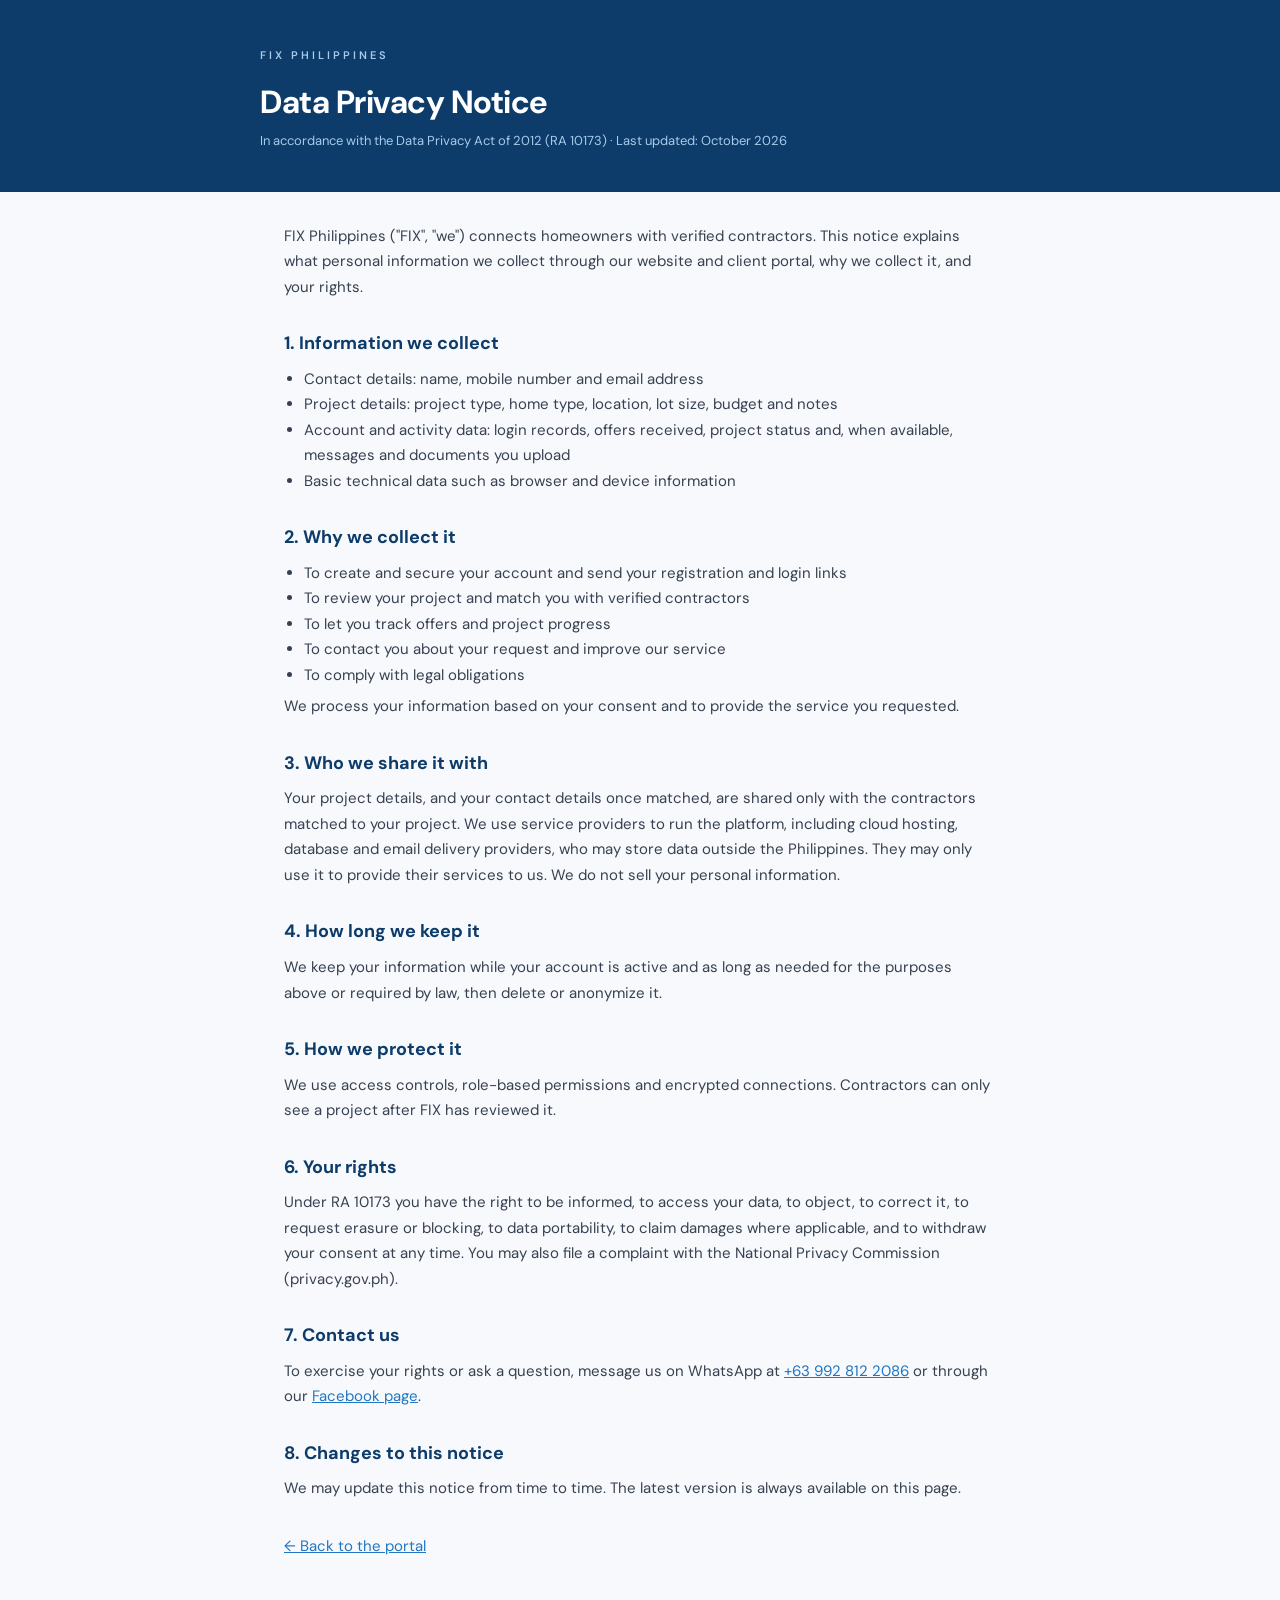
<file: privacy.html>
<!DOCTYPE html><html lang="en"><head><meta charset="utf-8"><meta name="viewport" content="width=device-width,initial-scale=1"><title>Data Privacy Notice | FIX Philippines</title>
<link href="https://fonts.googleapis.com/css2?family=DM+Sans:wght@400;500;600;700&display=swap" rel="stylesheet">
<style>*{box-sizing:border-box;margin:0;padding:0}body{font-family:'DM Sans',sans-serif;background:#F7F9FC;color:#111827;line-height:1.7}
header{background:#0D3C6B;color:#fff;padding:40px 24px}header div,main{max-width:760px;margin:0 auto}header small{font-size:11px;letter-spacing:3px;text-transform:uppercase;color:#A8CAEA;font-weight:600}
h1{font-size:32px;letter-spacing:-.5px;margin-top:8px}header p{color:#A8CAEA;font-size:13px}main{padding:32px 24px 80px}h2{font-size:18px;margin:28px 0 8px;color:#0D3C6B}
p,li{font-size:15px;color:#374151}ul{padding-left:20px;margin:6px 0}a{color:#2076C2}</style></head><body>
<header><div><small>FIX Philippines</small><h1>Data Privacy Notice</h1><p>In accordance with the Data Privacy Act of 2012 (RA 10173) · Last updated: October 2026</p></div></header>
<main>
<p>FIX Philippines ("FIX", "we") connects homeowners with verified contractors. This notice explains what personal information we collect through our website and client portal, why we collect it, and your rights.</p>
<h2>1. Information we collect</h2><ul><li>Contact details: name, mobile number and email address</li><li>Project details: project type, home type, location, lot size, budget and notes</li><li>Account and activity data: login records, offers received, project status and, when available, messages and documents you upload</li><li>Basic technical data such as browser and device information</li></ul>
<h2>2. Why we collect it</h2><ul><li>To create and secure your account and send your registration and login links</li><li>To review your project and match you with verified contractors</li><li>To let you track offers and project progress</li><li>To contact you about your request and improve our service</li><li>To comply with legal obligations</li></ul>
<p>We process your information based on your consent and to provide the service you requested.</p>
<h2>3. Who we share it with</h2><p>Your project details, and your contact details once matched, are shared only with the contractors matched to your project. We use service providers to run the platform, including cloud hosting, database and email delivery providers, who may store data outside the Philippines. They may only use it to provide their services to us. We do not sell your personal information.</p>
<h2>4. How long we keep it</h2><p>We keep your information while your account is active and as long as needed for the purposes above or required by law, then delete or anonymize it.</p>
<h2>5. How we protect it</h2><p>We use access controls, role-based permissions and encrypted connections. Contractors can only see a project after FIX has reviewed it.</p>
<h2>6. Your rights</h2><p>Under RA 10173 you have the right to be informed, to access your data, to object, to correct it, to request erasure or blocking, to data portability, to claim damages where applicable, and to withdraw your consent at any time. You may also file a complaint with the National Privacy Commission (privacy.gov.ph).</p>
<h2>7. Contact us</h2><p>To exercise your rights or ask a question, message us on WhatsApp at <a href="https://wa.me/639928122086">+63 992 812 2086</a> or through our <a href="https://www.facebook.com/profile.php?id=61583900384458">Facebook page</a>.</p>
<h2>8. Changes to this notice</h2><p>We may update this notice from time to time. The latest version is always available on this page.</p>
<p style="margin-top:32px"><a href="/portal">&larr; Back to the portal</a></p></main></body></html>
</file>
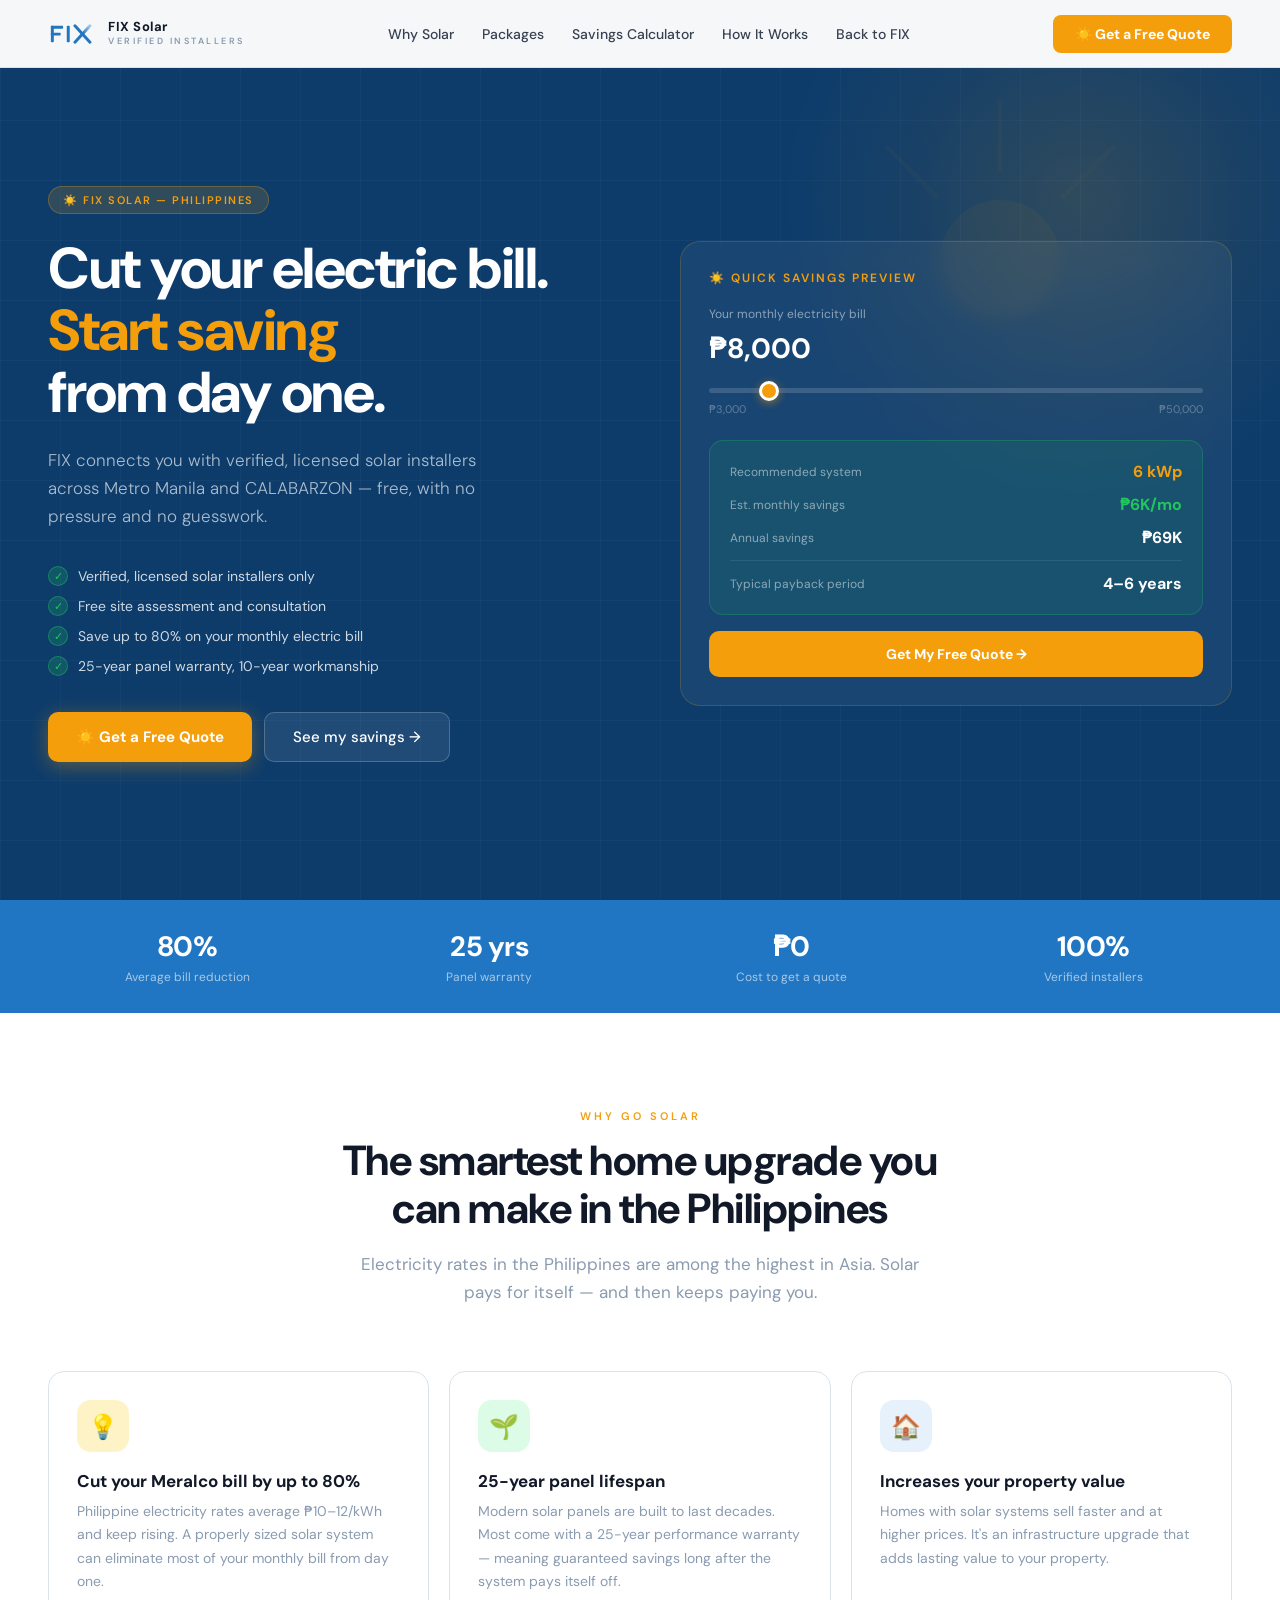
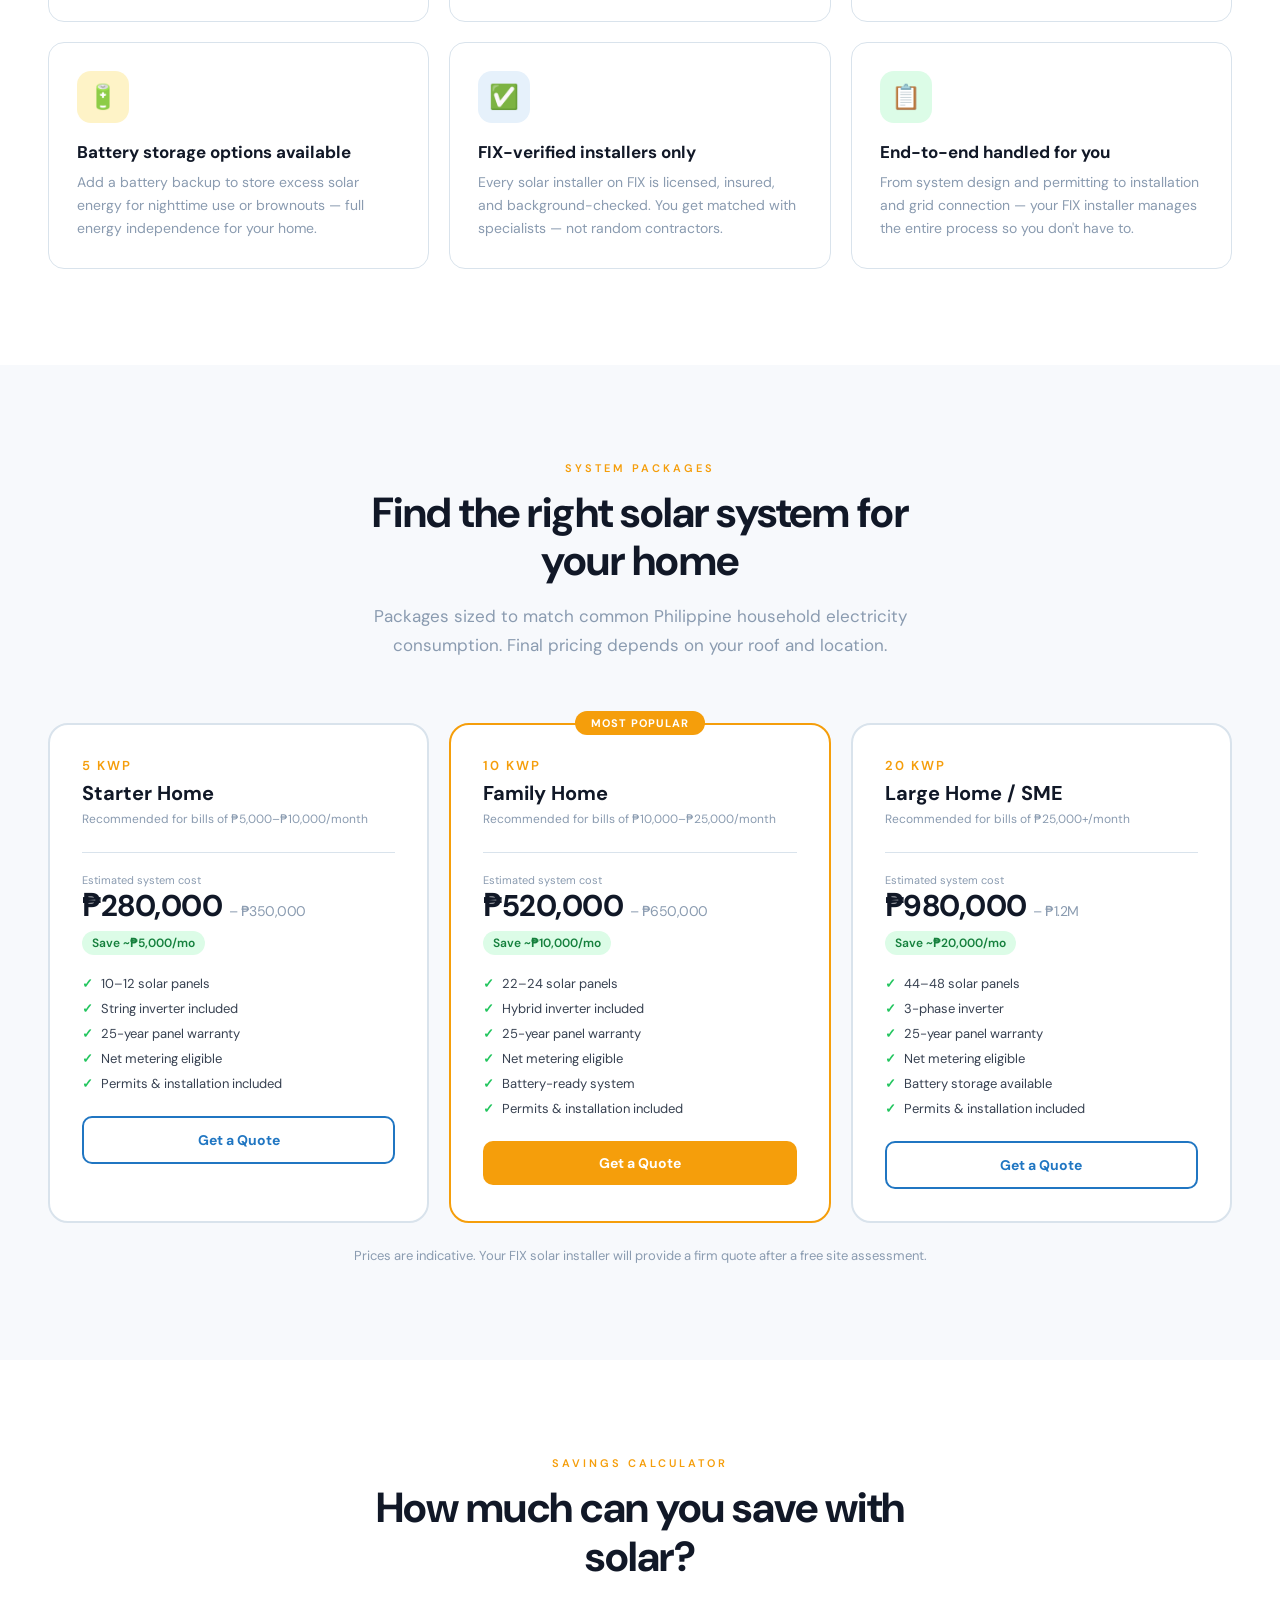
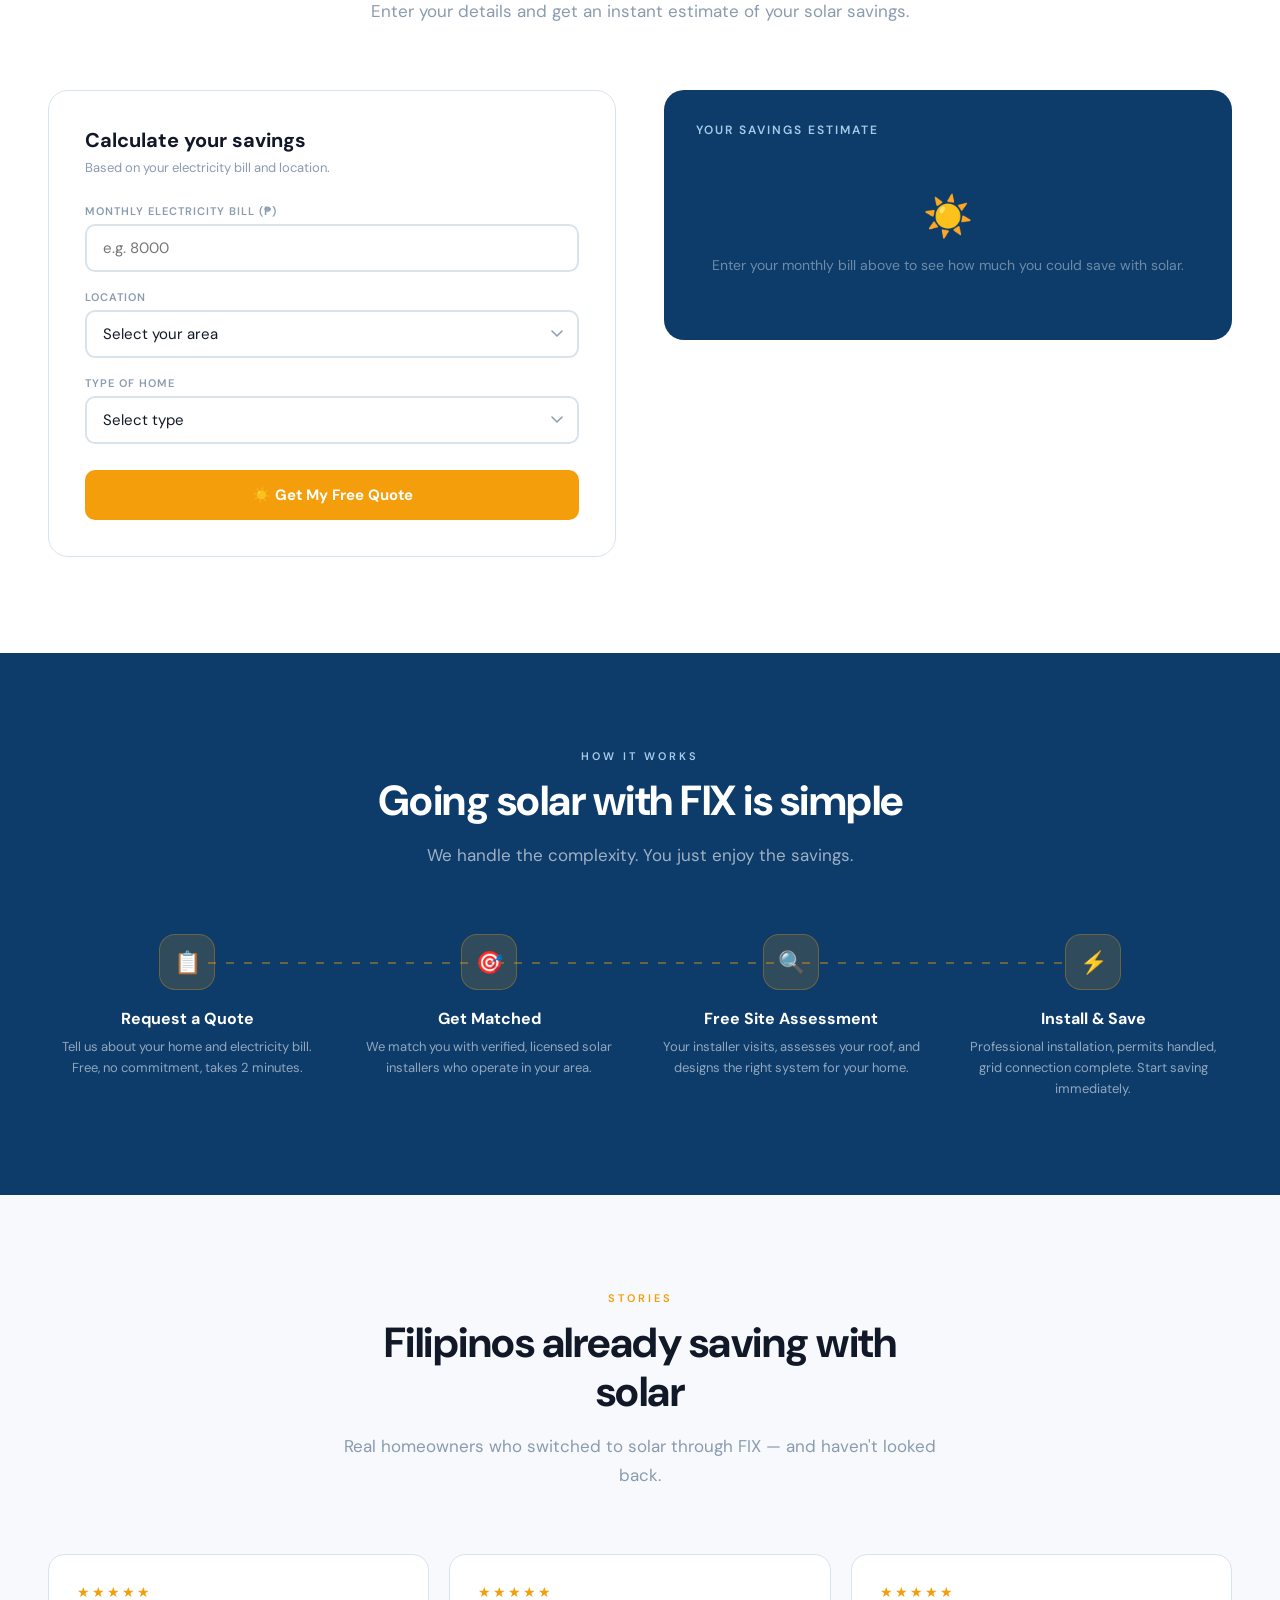
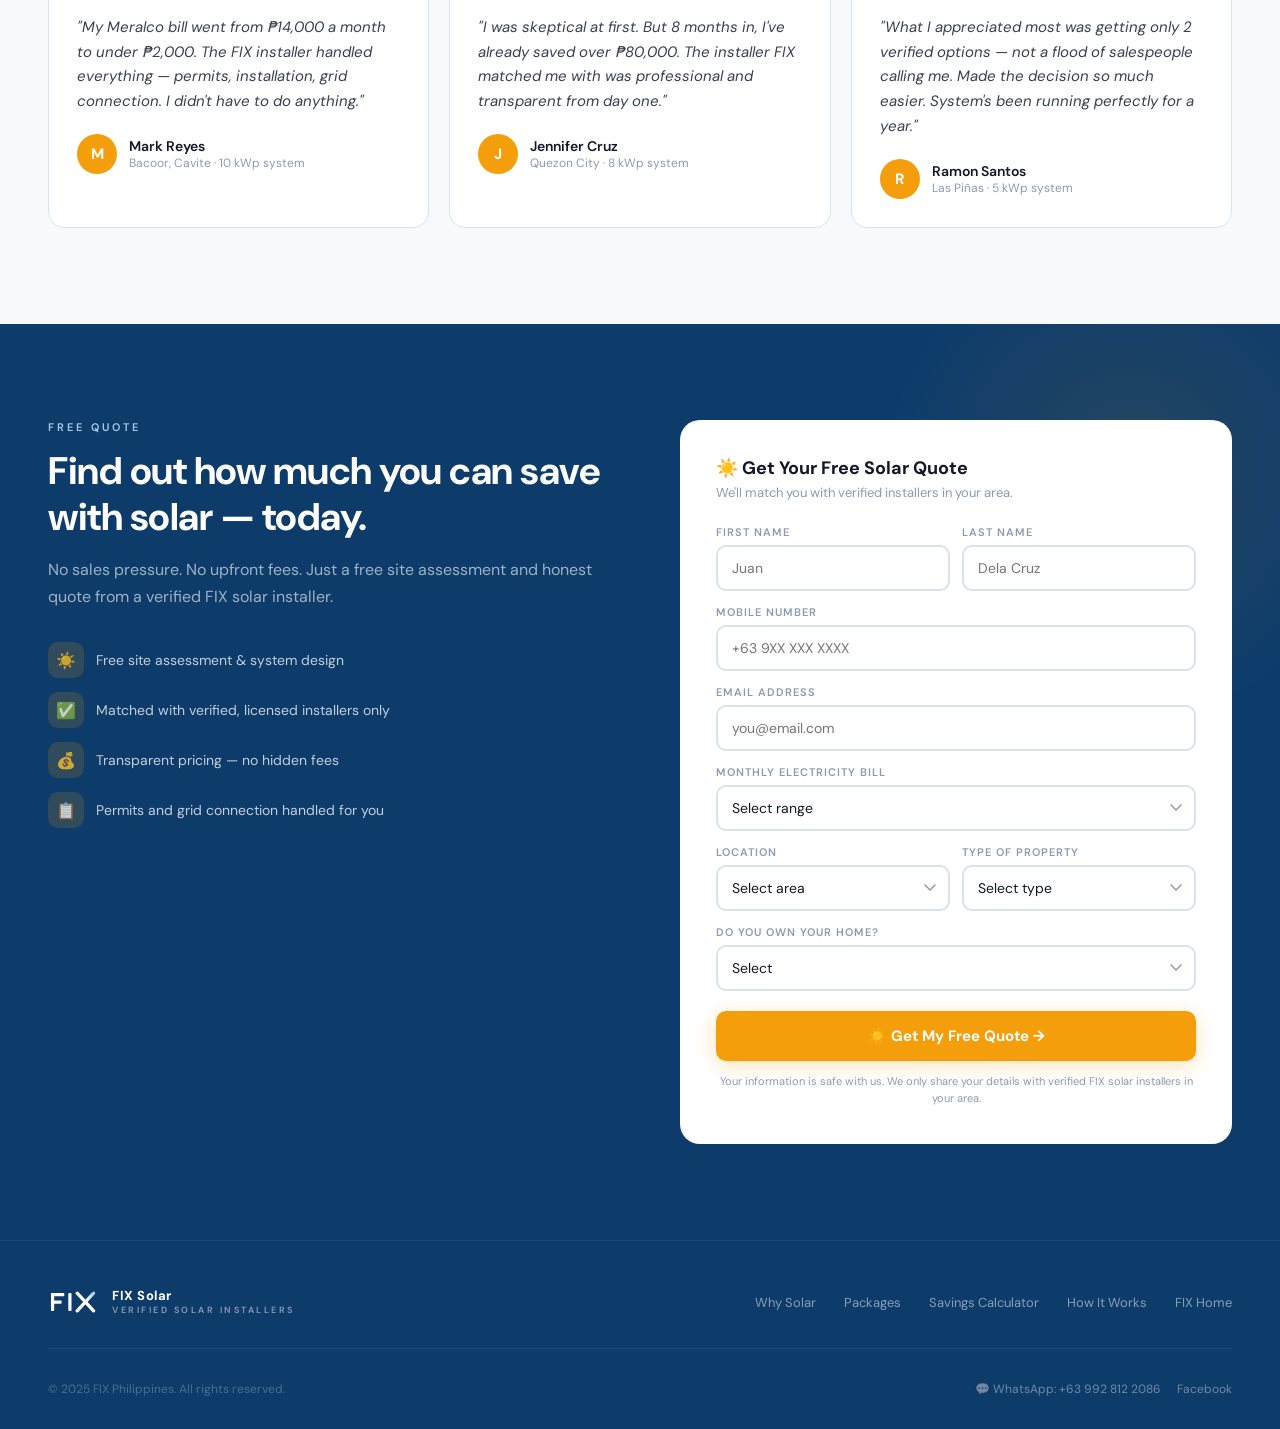
<file: solar.html>
<!DOCTYPE html>
<html lang="en">
<head>
<meta charset="UTF-8">
<meta name="viewport" content="width=device-width, initial-scale=1.0">
<title>FIX Solar — Verified Solar Installers Philippines</title>
<meta name="description" content="Switch to solar with verified, licensed installers. FIX Solar connects Filipino homeowners with trusted solar contractors across Metro Manila and CALABARZON.">
<link href="https://fonts.googleapis.com/css2?family=DM+Sans:opsz,wght@9..40,300;9..40,400;9..40,500;9..40,600;9..40,700&display=swap" rel="stylesheet">
<style>
*, *::before, *::after { box-sizing: border-box; margin: 0; padding: 0; }
:root {
  --blue:       #2076C2;
  --blue-dark:  #1A5FA0;
  --blue-navy:  #0D3C6B;
  --blue-sky:   #A8CAEA;
  --blue-pale:  #E6F1FB;
  --solar:      #F59E0B;
  --solar-dark: #D97706;
  --solar-pale: #FEF3C7;
  --green:      #22C55E;
  --green-pale: #DCFCE7;
  --off:        #F7F9FC;
  --g100:       #F0F4F8;
  --g200:       #D9E3EC;
  --g400:       #8A9BB0;
  --g700:       #374151;
  --g900:       #111827;
  --white:      #FFFFFF;
  --font:       'DM Sans', sans-serif;
  --nav-h:      68px;
}
html { scroll-behavior: smooth; }
body { font-family: var(--font); background: var(--white); color: var(--g900); overflow-x: hidden; }

/* ── NAV ── */
nav {
  position: fixed; top: 0; left: 0; right: 0; z-index: 200;
  height: var(--nav-h);
  background: rgba(255,255,255,0.96);
  backdrop-filter: blur(16px);
  border-bottom: 1px solid var(--g200);
  display: flex; align-items: center; justify-content: space-between;
  padding: 0 48px;
}
.nav-logo { display: flex; align-items: center; gap: 12px; text-decoration: none; }
.nav-logo-lockup { display: flex; flex-direction: column; }
.nav-logo-name { font-size: 13px; font-weight: 700; color: var(--g900); letter-spacing: 0.5px; line-height: 1; }
.nav-logo-sub { font-size: 9px; font-weight: 600; letter-spacing: 2.5px; text-transform: uppercase; color: var(--g400); margin-top: 2px; }
.nav-links { display: flex; align-items: center; gap: 28px; }
.nav-links a { font-size: 14px; font-weight: 500; color: var(--g700); text-decoration: none; transition: color 0.2s; }
.nav-links a:hover { color: var(--blue); }
.nav-cta { background: var(--solar); color: white; font-size: 14px; font-weight: 700; padding: 10px 22px; border-radius: 8px; text-decoration: none; transition: background 0.2s, transform 0.15s; white-space: nowrap; }
.nav-cta:hover { background: var(--solar-dark); transform: translateY(-1px); }

/* ── HERO ── */
.hero {
  min-height: 100vh;
  background: var(--blue-navy);
  display: flex; align-items: center;
  padding: calc(var(--nav-h) + 60px) 48px 80px;
  position: relative; overflow: hidden;
}
.hero-sun {
  position: absolute; right: -100px; top: -100px;
  width: 600px; height: 600px; border-radius: 50%;
  background: radial-gradient(circle, rgba(245,158,11,0.15) 0%, rgba(245,158,11,0.05) 40%, transparent 70%);
  pointer-events: none;
}
.hero-rays {
  position: absolute; right: 80px; top: 60px;
  width: 400px; height: 400px;
  pointer-events: none;
  opacity: 0.06;
}
.hero-grid {
  position: absolute; inset: 0;
  background-image: linear-gradient(rgba(168,202,234,0.04) 1px, transparent 1px), linear-gradient(90deg, rgba(168,202,234,0.04) 1px, transparent 1px);
  background-size: 60px 60px;
  pointer-events: none;
}
.hero-inner { max-width: 1200px; margin: 0 auto; width: 100%; display: grid; grid-template-columns: 1fr 1fr; gap: 80px; align-items: center; position: relative; z-index: 1; }
.hero-badge { display: inline-flex; align-items: center; gap: 8px; background: rgba(245,158,11,0.15); border: 1px solid rgba(245,158,11,0.3); color: var(--solar); font-size: 11px; font-weight: 600; letter-spacing: 1.5px; text-transform: uppercase; padding: 6px 14px; border-radius: 100px; margin-bottom: 24px; }
.hero-h1 { font-size: clamp(36px, 4.5vw, 58px); font-weight: 700; color: white; line-height: 1.08; letter-spacing: -1.5px; margin-bottom: 22px; }
.hero-h1 em { font-style: normal; color: var(--solar); }
.hero-sub { font-size: 17px; font-weight: 300; color: rgba(255,255,255,0.65); line-height: 1.65; max-width: 440px; margin-bottom: 36px; }
.hero-checks { display: flex; flex-direction: column; gap: 10px; margin-bottom: 36px; }
.hero-check { display: flex; align-items: center; gap: 10px; font-size: 14px; color: rgba(255,255,255,0.8); }
.hero-check::before { content: '✓'; width: 20px; height: 20px; background: rgba(34,197,94,0.2); border: 1px solid rgba(34,197,94,0.4); border-radius: 50%; display: flex; align-items: center; justify-content: center; font-size: 11px; color: var(--green); flex-shrink: 0; }
.hero-ctas { display: flex; gap: 12px; flex-wrap: wrap; }
.btn-solar { background: var(--solar); color: white; font-size: 15px; font-weight: 700; padding: 14px 28px; border-radius: 10px; text-decoration: none; display: inline-flex; align-items: center; gap: 8px; transition: background 0.2s, transform 0.15s, box-shadow 0.2s; box-shadow: 0 4px 20px rgba(245,158,11,0.35); }
.btn-solar:hover { background: var(--solar-dark); transform: translateY(-2px); box-shadow: 0 8px 28px rgba(245,158,11,0.45); }
.btn-ghost { background: rgba(255,255,255,0.08); color: white; font-size: 15px; font-weight: 500; padding: 14px 28px; border-radius: 10px; text-decoration: none; border: 1px solid rgba(255,255,255,0.2); transition: background 0.2s; }
.btn-ghost:hover { background: rgba(255,255,255,0.14); }

/* Hero savings card */
.savings-card { background: rgba(255,255,255,0.05); border: 1px solid rgba(245,158,11,0.2); border-radius: 20px; padding: 28px; backdrop-filter: blur(8px); }
.savings-card-title { font-size: 12px; font-weight: 600; letter-spacing: 2px; text-transform: uppercase; color: var(--solar); margin-bottom: 20px; }
.bill-slider-wrap { margin-bottom: 24px; }
.bill-label { font-size: 12px; color: rgba(255,255,255,0.5); margin-bottom: 8px; }
.bill-val { font-size: 28px; font-weight: 700; color: white; margin-bottom: 10px; }
input[type=range].solar-slider {
  width: 100%; height: 5px; border-radius: 100px;
  background: rgba(255,255,255,0.15); outline: none; -webkit-appearance: none; cursor: pointer;
}
input[type=range].solar-slider::-webkit-slider-thumb {
  -webkit-appearance: none; width: 20px; height: 20px; border-radius: 50%;
  background: var(--solar); border: 3px solid white;
  box-shadow: 0 2px 8px rgba(245,158,11,0.5); cursor: pointer;
}
.savings-result { background: rgba(34,197,94,0.1); border: 1px solid rgba(34,197,94,0.25); border-radius: 14px; padding: 20px; }
.savings-row { display: flex; justify-content: space-between; align-items: center; margin-bottom: 12px; }
.savings-row:last-child { margin-bottom: 0; padding-top: 12px; border-top: 1px solid rgba(255,255,255,0.08); }
.savings-key { font-size: 12px; color: rgba(255,255,255,0.5); }
.savings-val { font-size: 16px; font-weight: 700; color: white; }
.savings-val.green { color: var(--green); }
.savings-val.solar-col { color: var(--solar); }
.recommended-tag { display: inline-block; font-size: 10px; font-weight: 600; letter-spacing: 1px; text-transform: uppercase; background: rgba(245,158,11,0.2); color: var(--solar); padding: 3px 8px; border-radius: 100px; margin-left: 8px; vertical-align: middle; }

/* ── STATS BAR ── */
.stats-bar { background: var(--blue); padding: 28px 48px; }
.stats-bar-inner { max-width: 1200px; margin: 0 auto; display: grid; grid-template-columns: repeat(4, 1fr); gap: 24px; }
.stat-item { text-align: center; }
.stat-val { font-size: 28px; font-weight: 700; color: white; letter-spacing: -0.5px; }
.stat-label { font-size: 12px; color: rgba(255,255,255,0.6); margin-top: 4px; }

/* ── SECTIONS ── */
.section { padding: 96px 48px; }
.section-alt { background: var(--off); }
.section-dark { background: var(--blue-navy); }
.section-inner { max-width: 1200px; margin: 0 auto; }
.eyebrow { font-size: 11px; font-weight: 600; letter-spacing: 3px; text-transform: uppercase; color: var(--blue); margin-bottom: 14px; display: block; }
.eyebrow-solar { color: var(--solar); }
.eyebrow-light { color: var(--blue-sky); }
.section-h2 { font-size: clamp(28px, 3.5vw, 42px); font-weight: 700; color: var(--g900); letter-spacing: -0.5px; line-height: 1.15; margin-bottom: 16px; }
.section-h2-light { color: white; }
.section-sub { font-size: 17px; color: var(--g400); line-height: 1.7; }
.section-sub-light { color: rgba(255,255,255,0.6); }
.section-header { max-width: 600px; margin: 0 auto 64px; text-align: center; }

/* ── WHY SOLAR ── */
.why-grid { display: grid; grid-template-columns: repeat(3, 1fr); gap: 20px; }
.why-card { background: white; border: 1px solid var(--g200); border-radius: 16px; padding: 28px; transition: transform 0.2s, box-shadow 0.2s; }
.why-card:hover { transform: translateY(-4px); box-shadow: 0 12px 40px rgba(13,60,107,0.08); }
.why-icon { width: 52px; height: 52px; border-radius: 14px; display: flex; align-items: center; justify-content: center; font-size: 24px; margin-bottom: 18px; }
.why-icon-solar { background: var(--solar-pale); }
.why-icon-blue  { background: var(--blue-pale); }
.why-icon-green { background: var(--green-pale); }
.why-h { font-size: 17px; font-weight: 700; color: var(--g900); margin-bottom: 8px; }
.why-p { font-size: 14px; color: var(--g400); line-height: 1.65; }

/* ── PACKAGES ── */
.packages-grid { display: grid; grid-template-columns: repeat(3, 1fr); gap: 20px; margin-top: 48px; }
.pkg { background: white; border: 2px solid var(--g200); border-radius: 20px; padding: 32px; position: relative; transition: transform 0.2s, box-shadow 0.2s, border-color 0.2s; }
.pkg:hover { transform: translateY(-4px); box-shadow: 0 16px 48px rgba(13,60,107,0.1); }
.pkg.featured { border-color: var(--solar); }
.pkg-badge { position: absolute; top: -14px; left: 50%; transform: translateX(-50%); background: var(--solar); color: white; font-size: 11px; font-weight: 700; letter-spacing: 1px; text-transform: uppercase; padding: 5px 16px; border-radius: 100px; white-space: nowrap; }
.pkg-size { font-size: 13px; font-weight: 600; letter-spacing: 2px; text-transform: uppercase; color: var(--solar); margin-bottom: 6px; }
.pkg-name { font-size: 20px; font-weight: 700; color: var(--g900); margin-bottom: 4px; }
.pkg-rec { font-size: 12px; color: var(--g400); margin-bottom: 24px; line-height: 1.5; }
.pkg-divider { height: 1px; background: var(--g200); margin-bottom: 20px; }
.pkg-price-label { font-size: 11px; color: var(--g400); margin-bottom: 4px; }
.pkg-price { font-size: 30px; font-weight: 700; color: var(--g900); letter-spacing: -0.5px; line-height: 1; }
.pkg-price span { font-size: 14px; font-weight: 400; color: var(--g400); }
.pkg-savings { display: flex; align-items: center; gap: 8px; margin-top: 10px; margin-bottom: 20px; }
.pkg-savings-badge { background: var(--green-pale); color: #15803D; font-size: 12px; font-weight: 600; padding: 4px 10px; border-radius: 100px; }
.pkg-features { display: flex; flex-direction: column; gap: 8px; }
.pkg-feature { display: flex; align-items: center; gap: 8px; font-size: 13px; color: var(--g700); }
.pkg-feature::before { content: '✓'; color: var(--green); font-weight: 700; flex-shrink: 0; }
.pkg-cta { width: 100%; margin-top: 24px; padding: 13px; border-radius: 10px; font-family: var(--font); font-size: 14px; font-weight: 700; cursor: pointer; border: none; transition: background 0.2s, transform 0.15s; }
.pkg-cta-solar { background: var(--solar); color: white; }
.pkg-cta-solar:hover { background: var(--solar-dark); transform: translateY(-1px); }
.pkg-cta-outline { background: white; color: var(--blue); border: 2px solid var(--blue); }
.pkg-cta-outline:hover { background: var(--blue-pale); }

/* ── HOW IT WORKS ── */
.steps-solar { display: grid; grid-template-columns: repeat(4, 1fr); gap: 24px; position: relative; }
.steps-solar::before { content: ''; position: absolute; top: 28px; left: calc(12.5% + 12px); right: calc(12.5% + 12px); height: 2px; background: repeating-linear-gradient(90deg, var(--solar) 0, var(--solar) 8px, transparent 8px, transparent 18px); opacity: 0.4; }
.step-solar { text-align: center; padding: 0 8px; }
.step-solar-num { width: 56px; height: 56px; border-radius: 16px; background: rgba(245,158,11,0.15); border: 1px solid rgba(245,158,11,0.3); display: flex; align-items: center; justify-content: center; font-size: 22px; margin: 0 auto 18px; position: relative; z-index: 1; }
.step-solar-h { font-size: 16px; font-weight: 700; color: white; margin-bottom: 8px; }
.step-solar-p { font-size: 13px; color: rgba(255,255,255,0.55); line-height: 1.6; }

/* ── SAVINGS CALCULATOR SECTION ── */
.calc-grid { display: grid; grid-template-columns: 1fr 1fr; gap: 48px; align-items: start; }
.calc-form { background: white; border-radius: 20px; border: 1px solid var(--g200); padding: 36px; }
.calc-form-title { font-size: 20px; font-weight: 700; color: var(--g900); margin-bottom: 6px; }
.calc-form-sub { font-size: 13px; color: var(--g400); margin-bottom: 28px; }
.calc-inputs { display: flex; flex-direction: column; gap: 18px; }
.calc-label { font-size: 11px; font-weight: 600; letter-spacing: 1px; text-transform: uppercase; color: var(--g400); margin-bottom: 6px; display: block; }
.calc-input { width: 100%; border: 2px solid var(--g200); border-radius: 10px; padding: 12px 16px; font-family: var(--font); font-size: 15px; color: var(--g900); outline: none; transition: border-color 0.2s; }
.calc-input:focus { border-color: var(--solar); }
.calc-select { appearance: none; -webkit-appearance: none; background-image: url("data:image/svg+xml,%3Csvg xmlns='http://www.w3.org/2000/svg' width='12' height='8' viewBox='0 0 12 8'%3E%3Cpath d='M1 1l5 5 5-5' stroke='%238A9BB0' stroke-width='1.5' fill='none' stroke-linecap='round'/%3E%3C/svg%3E"); background-repeat: no-repeat; background-position: right 14px center; background-color: white; padding-right: 36px; cursor: pointer; }
.calc-submit { width: 100%; background: var(--solar); color: white; border: none; border-radius: 10px; padding: 15px; font-family: var(--font); font-size: 15px; font-weight: 700; cursor: pointer; margin-top: 8px; transition: background 0.2s, transform 0.15s; }
.calc-submit:hover { background: var(--solar-dark); transform: translateY(-1px); }

/* Results panel */
.calc-results { background: var(--blue-navy); border-radius: 20px; padding: 32px; }
.calc-results-title { font-size: 12px; font-weight: 600; letter-spacing: 2px; text-transform: uppercase; color: var(--blue-sky); margin-bottom: 20px; }
.result-main { margin-bottom: 20px; }
.result-main-label { font-size: 12px; color: rgba(255,255,255,0.45); margin-bottom: 6px; }
.result-main-val { font-size: 36px; font-weight: 700; color: var(--green); letter-spacing: -0.5px; line-height: 1; }
.result-main-sub { font-size: 13px; color: rgba(255,255,255,0.4); margin-top: 4px; }
.result-items { display: flex; flex-direction: column; gap: 0; }
.result-item { display: flex; justify-content: space-between; align-items: center; padding: 12px 0; border-bottom: 1px solid rgba(255,255,255,0.06); }
.result-item:last-child { border-bottom: none; }
.result-item-key { font-size: 13px; color: rgba(255,255,255,0.5); }
.result-item-val { font-size: 14px; font-weight: 600; color: white; }
.result-item-val.solar-col { color: var(--solar); }
.result-item-val.green { color: var(--green); }
.results-empty { text-align: center; padding: 32px 0; }
.results-empty-icon { font-size: 40px; margin-bottom: 12px; }
.results-empty-text { font-size: 14px; color: rgba(255,255,255,0.4); line-height: 1.6; }
.result-cta-wrap { margin-top: 20px; }
.result-main-cta { width: 100%; background: var(--solar); color: white; border: none; border-radius: 10px; padding: 14px; font-family: var(--font); font-size: 14px; font-weight: 700; cursor: pointer; transition: background 0.2s; }
.result-main-cta:hover { background: var(--solar-dark); }

/* ── TESTIMONIALS ── */
.tgrid { display: grid; grid-template-columns: repeat(3, 1fr); gap: 20px; }
.tcard { background: white; border-radius: 16px; padding: 28px; border: 1px solid var(--g200); }
.tcard-stars { color: var(--solar); font-size: 14px; margin-bottom: 14px; letter-spacing: 2px; }
.tcard-q { font-size: 15px; color: var(--g700); line-height: 1.65; margin-bottom: 20px; font-style: italic; }
.tcard-author { display: flex; align-items: center; gap: 12px; }
.tcard-avatar { width: 40px; height: 40px; border-radius: 50%; background: var(--solar); display: flex; align-items: center; justify-content: center; font-size: 15px; font-weight: 700; color: white; flex-shrink: 0; }
.tcard-name { font-size: 14px; font-weight: 600; color: var(--g900); }
.tcard-loc { font-size: 12px; color: var(--g400); }

/* ── LEAD FORM ── */
.lead-section { background: var(--blue-navy); padding: 96px 48px; position: relative; overflow: hidden; }
.lead-section::before { content: ''; position: absolute; right: -100px; top: -100px; width: 500px; height: 500px; border-radius: 50%; background: radial-gradient(circle, rgba(245,158,11,0.1) 0%, transparent 70%); pointer-events: none; }
.lead-inner { max-width: 1200px; margin: 0 auto; display: grid; grid-template-columns: 1fr 1fr; gap: 80px; align-items: start; position: relative; z-index: 1; }
.lead-left h2 { font-size: clamp(28px, 3vw, 40px); font-weight: 700; color: white; letter-spacing: -0.5px; line-height: 1.2; margin-bottom: 16px; }
.lead-left p { font-size: 16px; color: rgba(255,255,255,0.6); line-height: 1.7; margin-bottom: 32px; }
.lead-perks { display: flex; flex-direction: column; gap: 14px; }
.lead-perk { display: flex; align-items: center; gap: 12px; font-size: 14px; color: rgba(255,255,255,0.75); }
.lead-perk-icon { width: 36px; height: 36px; background: rgba(245,158,11,0.15); border-radius: 10px; display: flex; align-items: center; justify-content: center; font-size: 16px; flex-shrink: 0; }

.lead-form { background: white; border-radius: 20px; padding: 36px; }
.lead-form-title { font-size: 18px; font-weight: 700; color: var(--g900); margin-bottom: 4px; }
.lead-form-sub { font-size: 13px; color: var(--g400); margin-bottom: 24px; }
.lead-fields { display: flex; flex-direction: column; gap: 14px; }
.lead-row { display: grid; grid-template-columns: 1fr 1fr; gap: 12px; }
.field-group { display: flex; flex-direction: column; gap: 6px; }
.field-label { font-size: 11px; font-weight: 600; letter-spacing: 1px; text-transform: uppercase; color: var(--g400); }
.field-input { border: 2px solid var(--g200); border-radius: 10px; padding: 12px 14px; font-family: var(--font); font-size: 14px; color: var(--g900); outline: none; transition: border-color 0.2s; width: 100%; }
.field-input:focus { border-color: var(--solar); }
.field-select { appearance: none; -webkit-appearance: none; background-image: url("data:image/svg+xml,%3Csvg xmlns='http://www.w3.org/2000/svg' width='12' height='8' viewBox='0 0 12 8'%3E%3Cpath d='M1 1l5 5 5-5' stroke='%238A9BB0' stroke-width='1.5' fill='none' stroke-linecap='round'/%3E%3C/svg%3E"); background-repeat: no-repeat; background-position: right 12px center; background-color: white; padding-right: 32px; cursor: pointer; }
.lead-submit { width: 100%; background: var(--solar); color: white; border: none; border-radius: 10px; padding: 15px; font-family: var(--font); font-size: 15px; font-weight: 700; cursor: pointer; margin-top: 6px; transition: background 0.2s, transform 0.15s; box-shadow: 0 4px 20px rgba(245,158,11,0.3); }
.lead-submit:hover { background: var(--solar-dark); transform: translateY(-1px); }
.lead-privacy { font-size: 11px; color: var(--g400); text-align: center; margin-top: 12px; line-height: 1.6; }

/* ── FOOTER ── */
footer { background: var(--blue-navy); border-top: 1px solid rgba(255,255,255,0.06); padding: 48px 48px 32px; }
.footer-inner { max-width: 1200px; margin: 0 auto; }
.footer-top { display: flex; align-items: center; justify-content: space-between; margin-bottom: 32px; padding-bottom: 32px; border-bottom: 1px solid rgba(255,255,255,0.08); }
.footer-nav { display: flex; gap: 28px; }
.footer-nav a { font-size: 13px; color: rgba(255,255,255,0.5); text-decoration: none; transition: color 0.2s; }
.footer-nav a:hover { color: white; }
.footer-bottom { display: flex; align-items: center; justify-content: space-between; }
.footer-copy { font-size: 12px; color: rgba(255,255,255,0.25); }
.footer-contact { display: flex; gap: 16px; }
.footer-contact a { font-size: 12px; color: rgba(255,255,255,0.4); text-decoration: none; display: flex; align-items: center; gap: 6px; transition: color 0.2s; }
.footer-contact a:hover { color: white; }

/* ── MODAL ── */
.modal-overlay { position: fixed; inset: 0; background: rgba(13,60,107,0.75); backdrop-filter: blur(6px); z-index: 500; display: flex; align-items: center; justify-content: center; padding: 24px; opacity: 0; pointer-events: none; transition: opacity 0.3s; }
.modal-overlay.open { opacity: 1; pointer-events: all; }
.modal { background: white; border-radius: 20px; padding: 48px 40px; max-width: 440px; width: 100%; text-align: center; transform: translateY(20px); transition: transform 0.3s; box-shadow: 0 24px 80px rgba(13,60,107,0.25); }
.modal-overlay.open .modal { transform: translateY(0); }
.modal-icon { font-size: 48px; margin-bottom: 16px; }
.modal-title { font-size: 22px; font-weight: 700; color: var(--g900); margin-bottom: 10px; }
.modal-body { font-size: 15px; color: var(--g400); line-height: 1.65; margin-bottom: 28px; }
.modal-close { background: var(--solar); color: white; font-family: var(--font); font-size: 14px; font-weight: 700; padding: 13px 32px; border-radius: 10px; border: none; cursor: pointer; }

/* ── ANIMATIONS ── */
@keyframes fadeInUp { from { opacity: 0; transform: translateY(24px); } to { opacity: 1; transform: translateY(0); } }
.hero-left > * { animation: fadeInUp 0.7s ease both; }
.hero-left > *:nth-child(1) { animation-delay: 0.1s; }
.hero-left > *:nth-child(2) { animation-delay: 0.25s; }
.hero-left > *:nth-child(3) { animation-delay: 0.4s; }
.hero-left > *:nth-child(4) { animation-delay: 0.55s; }
.hero-left > *:nth-child(5) { animation-delay: 0.65s; }
.hero-right { animation: fadeInUp 0.7s ease 0.35s both; }
.reveal { opacity: 0; transform: translateY(24px); transition: opacity 0.6s ease, transform 0.6s ease; }
.reveal.visible { opacity: 1; transform: translateY(0); }

/* ── RESPONSIVE ── */
@media (max-width: 900px) {
  nav { padding: 0 24px; }
  .nav-links { display: none; }
  .hero, .section, .lead-section { padding-left: 24px; padding-right: 24px; }
  .hero-inner, .calc-grid, .lead-inner { grid-template-columns: 1fr; gap: 40px; }
  .hero-right { display: none; }
  .stats-bar { padding: 24px; }
  .stats-bar-inner { grid-template-columns: repeat(2, 1fr); }
  .why-grid, .packages-grid, .tgrid { grid-template-columns: 1fr; }
  .steps-solar { grid-template-columns: 1fr 1fr; }
  .steps-solar::before { display: none; }
  .lead-row { grid-template-columns: 1fr; }
  .footer-top { flex-direction: column; gap: 24px; align-items: flex-start; }
  .footer-bottom { flex-direction: column; gap: 16px; align-items: flex-start; }
}
</style>
</head>
<body>

<!-- ══ NAV ══ -->
<nav>
  <a href="/" class="nav-logo">
    <svg width="48" height="20" viewBox="0 0 210 88" fill="none" xmlns="http://www.w3.org/2000/svg">
      <defs>
        <linearGradient id="nav-x" x1="118" y1="80" x2="184" y2="8" gradientUnits="userSpaceOnUse">
          <stop offset="0%" stop-color="#2076C2"/>
          <stop offset="52%" stop-color="#2076C2"/>
          <stop offset="100%" stop-color="#A8CAEA"/>
        </linearGradient>
      </defs>
      <rect x="12" y="8" width="13" height="72" rx="4" fill="#2076C2"/>
      <rect x="12" y="8" width="54" height="13" rx="4" fill="#2076C2"/>
      <rect x="12" y="38" width="43" height="13" rx="4" fill="#2076C2"/>
      <rect x="82" y="8" width="13" height="72" rx="4" fill="#2076C2"/>
      <path d="M118 80L184 8" stroke="url(#nav-x)" stroke-width="13" stroke-linecap="round"/>
      <path d="M118 8L184 80" stroke="#2076C2" stroke-width="13" stroke-linecap="round"/>
    </svg>
    <div class="nav-logo-lockup">
      <span class="nav-logo-name">FIX Solar</span>
      <span class="nav-logo-sub">Verified Installers</span>
    </div>
  </a>
  <div class="nav-links">
    <a href="#why">Why Solar</a>
    <a href="#packages">Packages</a>
    <a href="#savings">Savings Calculator</a>
    <a href="#how">How It Works</a>
    <a href="/">Back to FIX</a>
  </div>
  <a href="#get-quote" class="nav-cta">☀️ Get a Free Quote</a>
</nav>

<!-- ══ HERO ══ -->
<section class="hero">
  <div class="hero-sun"></div>
  <div class="hero-grid"></div>
  <!-- Animated sun rays -->
  <svg class="hero-rays" viewBox="0 0 400 400" xmlns="http://www.w3.org/2000/svg">
    <g transform="translate(200,200)">
      <circle r="60" fill="rgba(245,158,11,0.8)"/>
      <line x1="0" y1="-90" x2="0" y2="-160" stroke="rgba(245,158,11,0.6)" stroke-width="4" stroke-linecap="round"/>
      <line x1="63" y1="-63" x2="113" y2="-113" stroke="rgba(245,158,11,0.5)" stroke-width="4" stroke-linecap="round"/>
      <line x1="90" y1="0" x2="160" y2="0" stroke="rgba(245,158,11,0.4)" stroke-width="4" stroke-linecap="round"/>
      <line x1="63" y1="63" x2="113" y2="113" stroke="rgba(245,158,11,0.3)" stroke-width="4" stroke-linecap="round"/>
      <line x1="-63" y1="-63" x2="-113" y2="-113" stroke="rgba(245,158,11,0.5)" stroke-width="4" stroke-linecap="round"/>
      <line x1="-90" y1="0" x2="-160" y2="0" stroke="rgba(245,158,11,0.4)" stroke-width="4" stroke-linecap="round"/>
    </g>
  </svg>

  <div class="hero-inner">
    <div class="hero-left">
      <div class="hero-badge">☀️ FIX Solar — Philippines</div>
      <h1 class="hero-h1">Cut your electric bill.<br><em>Start saving</em><br>from day one.</h1>
      <p class="hero-sub">FIX connects you with verified, licensed solar installers across Metro Manila and CALABARZON — free, with no pressure and no guesswork.</p>
      <div class="hero-checks">
        <div class="hero-check">Verified, licensed solar installers only</div>
        <div class="hero-check">Free site assessment and consultation</div>
        <div class="hero-check">Save up to 80% on your monthly electric bill</div>
        <div class="hero-check">25-year panel warranty, 10-year workmanship</div>
      </div>
      <div class="hero-ctas">
        <a href="#get-quote" class="btn-solar">☀️ Get a Free Quote</a>
        <a href="#savings" class="btn-ghost">See my savings →</a>
      </div>
    </div>

    <div class="hero-right">
      <div class="savings-card">
        <div class="savings-card-title">☀️ Quick Savings Preview</div>
        <div class="bill-slider-wrap">
          <div class="bill-label">Your monthly electricity bill</div>
          <div class="bill-val" id="hero-bill-val">₱8,000</div>
          <input type="range" class="solar-slider" id="hero-bill" min="3000" max="50000" value="8000" step="1000" oninput="updateHeroCalc()">
          <div style="display:flex;justify-content:space-between;font-size:11px;color:rgba(255,255,255,0.3);margin-top:4px;"><span>₱3,000</span><span>₱50,000</span></div>
        </div>
        <div class="savings-result">
          <div class="savings-row">
            <span class="savings-key">Recommended system</span>
            <span class="savings-val solar-col" id="hero-system">5 kWp</span>
          </div>
          <div class="savings-row">
            <span class="savings-key">Est. monthly savings</span>
            <span class="savings-val green" id="hero-savings">₱5,600</span>
          </div>
          <div class="savings-row">
            <span class="savings-key">Annual savings</span>
            <span class="savings-val" id="hero-annual">₱67,200</span>
          </div>
          <div class="savings-row">
            <span class="savings-key">Typical payback period</span>
            <span class="savings-val" id="hero-payback">4–6 years</span>
          </div>
        </div>
        <a href="#get-quote" style="display:block;background:var(--solar);color:white;text-align:center;font-weight:700;font-size:14px;padding:14px;border-radius:10px;text-decoration:none;margin-top:16px;transition:background 0.2s;">Get My Free Quote →</a>
      </div>
    </div>
  </div>
</section>

<!-- ══ STATS BAR ══ -->
<div class="stats-bar">
  <div class="stats-bar-inner">
    <div class="stat-item reveal">
      <div class="stat-val">80%</div>
      <div class="stat-label">Average bill reduction</div>
    </div>
    <div class="stat-item reveal" style="transition-delay:0.1s">
      <div class="stat-val">25 yrs</div>
      <div class="stat-label">Panel warranty</div>
    </div>
    <div class="stat-item reveal" style="transition-delay:0.2s">
      <div class="stat-val">₱0</div>
      <div class="stat-label">Cost to get a quote</div>
    </div>
    <div class="stat-item reveal" style="transition-delay:0.3s">
      <div class="stat-val">100%</div>
      <div class="stat-label">Verified installers</div>
    </div>
  </div>
</div>

<!-- ══ WHY SOLAR ══ -->
<section class="section" id="why">
  <div class="section-inner">
    <div class="section-header reveal">
      <span class="eyebrow eyebrow-solar">Why go solar</span>
      <h2 class="section-h2">The smartest home upgrade you can make in the Philippines</h2>
      <p class="section-sub">Electricity rates in the Philippines are among the highest in Asia. Solar pays for itself — and then keeps paying you.</p>
    </div>
    <div class="why-grid">
      <div class="why-card reveal">
        <div class="why-icon why-icon-solar">💡</div>
        <div class="why-h">Cut your Meralco bill by up to 80%</div>
        <div class="why-p">Philippine electricity rates average ₱10–12/kWh and keep rising. A properly sized solar system can eliminate most of your monthly bill from day one.</div>
      </div>
      <div class="why-card reveal" style="transition-delay:0.1s">
        <div class="why-icon why-icon-green">🌱</div>
        <div class="why-h">25-year panel lifespan</div>
        <div class="why-p">Modern solar panels are built to last decades. Most come with a 25-year performance warranty — meaning guaranteed savings long after the system pays itself off.</div>
      </div>
      <div class="why-card reveal" style="transition-delay:0.2s">
        <div class="why-icon why-icon-blue">🏠</div>
        <div class="why-h">Increases your property value</div>
        <div class="why-p">Homes with solar systems sell faster and at higher prices. It's an infrastructure upgrade that adds lasting value to your property.</div>
      </div>
      <div class="why-card reveal" style="transition-delay:0.0s">
        <div class="why-icon why-icon-solar">🔋</div>
        <div class="why-h">Battery storage options available</div>
        <div class="why-p">Add a battery backup to store excess solar energy for nighttime use or brownouts — full energy independence for your home.</div>
      </div>
      <div class="why-card reveal" style="transition-delay:0.1s">
        <div class="why-icon why-icon-blue">✅</div>
        <div class="why-h">FIX-verified installers only</div>
        <div class="why-p">Every solar installer on FIX is licensed, insured, and background-checked. You get matched with specialists — not random contractors.</div>
      </div>
      <div class="why-card reveal" style="transition-delay:0.2s">
        <div class="why-icon why-icon-green">📋</div>
        <div class="why-h">End-to-end handled for you</div>
        <div class="why-p">From system design and permitting to installation and grid connection — your FIX installer manages the entire process so you don't have to.</div>
      </div>
    </div>
  </div>
</section>

<!-- ══ PACKAGES ══ -->
<section class="section section-alt" id="packages">
  <div class="section-inner">
    <div class="section-header reveal">
      <span class="eyebrow eyebrow-solar">System packages</span>
      <h2 class="section-h2">Find the right solar system for your home</h2>
      <p class="section-sub">Packages sized to match common Philippine household electricity consumption. Final pricing depends on your roof and location.</p>
    </div>
    <div class="packages-grid">
      <div class="pkg reveal">
        <div class="pkg-size">5 kWp</div>
        <div class="pkg-name">Starter Home</div>
        <div class="pkg-rec">Recommended for bills of ₱5,000–₱10,000/month</div>
        <div class="pkg-divider"></div>
        <div class="pkg-price-label">Estimated system cost</div>
        <div class="pkg-price">₱280,000 <span>– ₱350,000</span></div>
        <div class="pkg-savings">
          <span class="pkg-savings-badge">Save ~₱5,000/mo</span>
        </div>
        <div class="pkg-features">
          <div class="pkg-feature">10–12 solar panels</div>
          <div class="pkg-feature">String inverter included</div>
          <div class="pkg-feature">25-year panel warranty</div>
          <div class="pkg-feature">Net metering eligible</div>
          <div class="pkg-feature">Permits & installation included</div>
        </div>
        <button class="pkg-cta pkg-cta-outline" onclick="scrollToQuote()">Get a Quote</button>
      </div>

      <div class="pkg featured reveal" style="transition-delay:0.1s">
        <div class="pkg-badge">Most Popular</div>
        <div class="pkg-size">10 kWp</div>
        <div class="pkg-name">Family Home</div>
        <div class="pkg-rec">Recommended for bills of ₱10,000–₱25,000/month</div>
        <div class="pkg-divider"></div>
        <div class="pkg-price-label">Estimated system cost</div>
        <div class="pkg-price">₱520,000 <span>– ₱650,000</span></div>
        <div class="pkg-savings">
          <span class="pkg-savings-badge">Save ~₱10,000/mo</span>
        </div>
        <div class="pkg-features">
          <div class="pkg-feature">22–24 solar panels</div>
          <div class="pkg-feature">Hybrid inverter included</div>
          <div class="pkg-feature">25-year panel warranty</div>
          <div class="pkg-feature">Net metering eligible</div>
          <div class="pkg-feature">Battery-ready system</div>
          <div class="pkg-feature">Permits & installation included</div>
        </div>
        <button class="pkg-cta pkg-cta-solar" onclick="scrollToQuote()">Get a Quote</button>
      </div>

      <div class="pkg reveal" style="transition-delay:0.2s">
        <div class="pkg-size">20 kWp</div>
        <div class="pkg-name">Large Home / SME</div>
        <div class="pkg-rec">Recommended for bills of ₱25,000+/month</div>
        <div class="pkg-divider"></div>
        <div class="pkg-price-label">Estimated system cost</div>
        <div class="pkg-price">₱980,000 <span>– ₱1.2M</span></div>
        <div class="pkg-savings">
          <span class="pkg-savings-badge">Save ~₱20,000/mo</span>
        </div>
        <div class="pkg-features">
          <div class="pkg-feature">44–48 solar panels</div>
          <div class="pkg-feature">3-phase inverter</div>
          <div class="pkg-feature">25-year panel warranty</div>
          <div class="pkg-feature">Net metering eligible</div>
          <div class="pkg-feature">Battery storage available</div>
          <div class="pkg-feature">Permits & installation included</div>
        </div>
        <button class="pkg-cta pkg-cta-outline" onclick="scrollToQuote()">Get a Quote</button>
      </div>
    </div>
    <p style="text-align:center;font-size:13px;color:var(--g400);margin-top:24px;">Prices are indicative. Your FIX solar installer will provide a firm quote after a free site assessment.</p>
  </div>
</section>

<!-- ══ SAVINGS CALCULATOR ══ -->
<section class="section" id="savings">
  <div class="section-inner">
    <div class="section-header reveal">
      <span class="eyebrow eyebrow-solar">Savings calculator</span>
      <h2 class="section-h2">How much can you save with solar?</h2>
      <p class="section-sub">Enter your details and get an instant estimate of your solar savings.</p>
    </div>
    <div class="calc-grid">
      <div class="calc-form reveal">
        <div class="calc-form-title">Calculate your savings</div>
        <div class="calc-form-sub">Based on your electricity bill and location.</div>
        <div class="calc-inputs">
          <div>
            <label class="calc-label">Monthly electricity bill (₱)</label>
            <input type="number" class="calc-input" id="calc-bill" placeholder="e.g. 8000" min="1000" oninput="runCalc()">
          </div>
          <div>
            <label class="calc-label">Location</label>
            <select class="calc-input calc-select" id="calc-loc" onchange="runCalc()">
              <option value="">Select your area</option>
              <option value="ncr">Metro Manila (NCR)</option>
              <option value="calabarzon">CALABARZON</option>
              <option value="other">Other region</option>
            </select>
          </div>
          <div>
            <label class="calc-label">Type of home</label>
            <select class="calc-input calc-select" id="calc-type" onchange="runCalc()">
              <option value="">Select type</option>
              <option value="house">Detached house</option>
              <option value="townhouse">Townhouse</option>
              <option value="condo">Condo / Apartment</option>
              <option value="commercial">Commercial / SME</option>
            </select>
          </div>
          <button class="calc-submit" onclick="scrollToQuote()">☀️ Get My Free Quote</button>
        </div>
      </div>

      <div class="calc-results reveal" style="transition-delay:0.15s">
        <div class="calc-results-title">Your Savings Estimate</div>
        <div id="calc-empty" class="results-empty">
          <div class="results-empty-icon">☀️</div>
          <div class="results-empty-text">Enter your monthly bill above to see how much you could save with solar.</div>
        </div>
        <div id="calc-output" style="display:none">
          <div class="result-main">
            <div class="result-main-label">Estimated monthly savings</div>
            <div class="result-main-val" id="out-monthly">—</div>
            <div class="result-main-sub" id="out-desc">Based on your inputs</div>
          </div>
          <div class="result-items">
            <div class="result-item">
              <span class="result-item-key">Recommended system</span>
              <span class="result-item-val solar-col" id="out-system">—</span>
            </div>
            <div class="result-item">
              <span class="result-item-key">Annual savings</span>
              <span class="result-item-val green" id="out-annual">—</span>
            </div>
            <div class="result-item">
              <span class="result-item-key">Est. 25-year savings</span>
              <span class="result-item-val" id="out-lifetime">—</span>
            </div>
            <div class="result-item">
              <span class="result-item-key">Typical payback period</span>
              <span class="result-item-val" id="out-payback">—</span>
            </div>
            <div class="result-item">
              <span class="result-item-key">Est. system cost range</span>
              <span class="result-item-val" id="out-cost">—</span>
            </div>
          </div>
          <div class="result-cta-wrap">
            <button class="result-main-cta" onclick="scrollToQuote()">Get a Free Quote from Verified Installers →</button>
          </div>
        </div>
      </div>
    </div>
  </div>
</section>

<!-- ══ HOW IT WORKS ══ -->
<section class="section section-dark" id="how">
  <div class="section-inner">
    <div class="section-header reveal">
      <span class="eyebrow eyebrow-light">How it works</span>
      <h2 class="section-h2 section-h2-light">Going solar with FIX is simple</h2>
      <p class="section-sub section-sub-light">We handle the complexity. You just enjoy the savings.</p>
    </div>
    <div class="steps-solar">
      <div class="step-solar reveal">
        <div class="step-solar-num">📋</div>
        <div class="step-solar-h">Request a Quote</div>
        <div class="step-solar-p">Tell us about your home and electricity bill. Free, no commitment, takes 2 minutes.</div>
      </div>
      <div class="step-solar reveal" style="transition-delay:0.1s">
        <div class="step-solar-num">🎯</div>
        <div class="step-solar-h">Get Matched</div>
        <div class="step-solar-p">We match you with verified, licensed solar installers who operate in your area.</div>
      </div>
      <div class="step-solar reveal" style="transition-delay:0.2s">
        <div class="step-solar-num">🔍</div>
        <div class="step-solar-h">Free Site Assessment</div>
        <div class="step-solar-p">Your installer visits, assesses your roof, and designs the right system for your home.</div>
      </div>
      <div class="step-solar reveal" style="transition-delay:0.3s">
        <div class="step-solar-num">⚡</div>
        <div class="step-solar-h">Install & Save</div>
        <div class="step-solar-p">Professional installation, permits handled, grid connection complete. Start saving immediately.</div>
      </div>
    </div>
  </div>
</section>

<!-- ══ TESTIMONIALS ══ -->
<section class="section section-alt">
  <div class="section-inner">
    <div class="section-header reveal">
      <span class="eyebrow eyebrow-solar">Stories</span>
      <h2 class="section-h2">Filipinos already saving with solar</h2>
      <p class="section-sub">Real homeowners who switched to solar through FIX — and haven't looked back.</p>
    </div>
    <div class="tgrid">
      <div class="tcard reveal">
        <div class="tcard-stars">★★★★★</div>
        <div class="tcard-q">"My Meralco bill went from ₱14,000 a month to under ₱2,000. The FIX installer handled everything — permits, installation, grid connection. I didn't have to do anything."</div>
        <div class="tcard-author">
          <div class="tcard-avatar">M</div>
          <div>
            <div class="tcard-name">Mark Reyes</div>
            <div class="tcard-loc">Bacoor, Cavite · 10 kWp system</div>
          </div>
        </div>
      </div>
      <div class="tcard reveal" style="transition-delay:0.1s">
        <div class="tcard-stars">★★★★★</div>
        <div class="tcard-q">"I was skeptical at first. But 8 months in, I've already saved over ₱80,000. The installer FIX matched me with was professional and transparent from day one."</div>
        <div class="tcard-author">
          <div class="tcard-avatar">J</div>
          <div>
            <div class="tcard-name">Jennifer Cruz</div>
            <div class="tcard-loc">Quezon City · 8 kWp system</div>
          </div>
        </div>
      </div>
      <div class="tcard reveal" style="transition-delay:0.2s">
        <div class="tcard-stars">★★★★★</div>
        <div class="tcard-q">"What I appreciated most was getting only 2 verified options — not a flood of salespeople calling me. Made the decision so much easier. System's been running perfectly for a year."</div>
        <div class="tcard-author">
          <div class="tcard-avatar">R</div>
          <div>
            <div class="tcard-name">Ramon Santos</div>
            <div class="tcard-loc">Las Piñas · 5 kWp system</div>
          </div>
        </div>
      </div>
    </div>
  </div>
</section>

<!-- ══ LEAD FORM ══ -->
<section class="lead-section" id="get-quote">
  <div class="lead-inner">
    <div class="lead-left">
      <span class="eyebrow eyebrow-light reveal">Free quote</span>
      <h2 class="reveal">Find out how much you can save with solar — today.</h2>
      <p class="reveal">No sales pressure. No upfront fees. Just a free site assessment and honest quote from a verified FIX solar installer.</p>
      <div class="lead-perks reveal">
        <div class="lead-perk"><div class="lead-perk-icon">☀️</div>Free site assessment & system design</div>
        <div class="lead-perk"><div class="lead-perk-icon">✅</div>Matched with verified, licensed installers only</div>
        <div class="lead-perk"><div class="lead-perk-icon">💰</div>Transparent pricing — no hidden fees</div>
        <div class="lead-perk"><div class="lead-perk-icon">📋</div>Permits and grid connection handled for you</div>
      </div>
    </div>

    <div class="reveal">
      <form class="lead-form" name="solar-leads" method="POST" data-netlify="true" netlify-honeypot="bot-field" id="solar-form">
        <input type="hidden" name="form-name" value="solar-leads">
        <input type="hidden" name="bot-field" style="display:none">
        <div class="lead-form-title">☀️ Get Your Free Solar Quote</div>
        <div class="lead-form-sub">We'll match you with verified installers in your area.</div>
        <div class="lead-fields">
          <div class="lead-row">
            <div class="field-group">
              <label class="field-label">First Name</label>
              <input type="text" name="first-name" class="field-input" placeholder="Juan" id="s-fname" required>
            </div>
            <div class="field-group">
              <label class="field-label">Last Name</label>
              <input type="text" name="last-name" class="field-input" placeholder="Dela Cruz" id="s-lname" required>
            </div>
          </div>
          <div class="field-group">
            <label class="field-label">Mobile Number</label>
            <input type="tel" name="mobile" class="field-input" placeholder="+63 9XX XXX XXXX" id="s-phone" required>
          </div>
          <div class="field-group">
            <label class="field-label">Email Address</label>
            <input type="email" name="email" class="field-input" placeholder="you@email.com" id="s-email" required>
          </div>
          <div class="field-group">
            <label class="field-label">Monthly Electricity Bill</label>
            <select name="monthly-bill" class="field-input field-select" id="s-bill" required>
              <option value="" disabled selected>Select range</option>
              <option>Below ₱3,000</option>
              <option>₱3,000 – ₱5,000</option>
              <option>₱5,000 – ₱10,000</option>
              <option>₱10,000 – ₱20,000</option>
              <option>₱20,000 – ₱40,000</option>
              <option>Above ₱40,000</option>
            </select>
          </div>
          <div class="lead-row">
            <div class="field-group">
              <label class="field-label">Location</label>
              <select name="location" class="field-input field-select" id="s-loc" required>
                <option value="" disabled selected>Select area</option>
                <option>Metro Manila (NCR)</option>
                <option>Cavite</option>
                <option>Laguna</option>
                <option>Batangas</option>
                <option>Rizal</option>
                <option>Other</option>
              </select>
            </div>
            <div class="field-group">
              <label class="field-label">Type of Property</label>
              <select name="property-type" class="field-input field-select" id="s-type">
                <option value="" disabled selected>Select type</option>
                <option>Detached house</option>
                <option>Townhouse</option>
                <option>Condo / Apartment</option>
                <option>Commercial / SME</option>
              </select>
            </div>
          </div>
          <div class="field-group">
            <label class="field-label">Do you own your home?</label>
            <select name="home-ownership" class="field-input field-select">
              <option value="" disabled selected>Select</option>
              <option>Yes, I own it</option>
              <option>No, I rent</option>
              <option>Other arrangement</option>
            </select>
          </div>
          <button type="submit" class="lead-submit" id="solar-submit-btn">☀️ Get My Free Quote →</button>
        </div>
        <p class="lead-privacy">Your information is safe with us. We only share your details with verified FIX solar installers in your area.</p>
      </form>
    </div>
  </div>
</section>

<!-- ══ FOOTER ══ -->
<footer>
  <div class="footer-inner">
    <div class="footer-top">
      <a href="/" class="nav-logo">
        <svg width="52" height="22" viewBox="0 0 210 88" fill="none" xmlns="http://www.w3.org/2000/svg">
          <defs>
            <linearGradient id="footer-x" x1="118" y1="80" x2="184" y2="8" gradientUnits="userSpaceOnUse">
              <stop offset="0%" stop-color="white"/>
              <stop offset="52%" stop-color="white"/>
              <stop offset="100%" stop-color="#A8CAEA"/>
            </linearGradient>
          </defs>
          <rect x="12" y="8" width="13" height="72" rx="4" fill="white"/>
          <rect x="12" y="8" width="54" height="13" rx="4" fill="white"/>
          <rect x="12" y="38" width="43" height="13" rx="4" fill="white"/>
          <rect x="82" y="8" width="13" height="72" rx="4" fill="white"/>
          <path d="M118 80L184 8" stroke="url(#footer-x)" stroke-width="13" stroke-linecap="round"/>
          <path d="M118 8L184 80" stroke="white" stroke-width="13" stroke-linecap="round"/>
        </svg>
        <div class="nav-logo-lockup">
          <span class="nav-logo-name" style="color:white;">FIX Solar</span>
          <span class="nav-logo-sub">Verified Solar Installers</span>
        </div>
      </a>
      <div class="footer-nav">
        <a href="#why">Why Solar</a>
        <a href="#packages">Packages</a>
        <a href="#savings">Savings Calculator</a>
        <a href="#how">How It Works</a>
        <a href="/">FIX Home</a>
      </div>
    </div>
    <div class="footer-bottom">
      <div class="footer-copy">© 2025 FIX Philippines. All rights reserved.</div>
      <div class="footer-contact">
        <a href="https://wa.me/639928122086" target="_blank">💬 WhatsApp: +63 992 812 2086</a>
        <a href="https://www.facebook.com/profile.php?id=61583900384458" target="_blank">Facebook</a>
      </div>
    </div>
  </div>
</footer>

<!-- ══ MODAL ══ -->
<div class="modal-overlay" id="solar-modal">
  <div class="modal">
    <div class="modal-icon">☀️</div>
    <div class="modal-title">Quote request received!</div>
    <div class="modal-body">Thank you! Our team will review your details and match you with verified solar installers in your area. Expect a call or message from us within 24 hours.</div>
    <button class="modal-close" onclick="document.getElementById('solar-modal').classList.remove('open');document.body.style.overflow=''">Got it, thanks!</button>
  </div>
</div>

<!-- Hidden Netlify detection form -->
<div style="display:none">
  <form name="solar-leads" data-netlify="true">
    <input type="hidden" name="form-name" value="solar-leads">
    <input name="first-name"><input name="last-name">
    <input name="mobile"><input name="email">
    <input name="monthly-bill"><input name="location">
    <input name="property-type"><input name="home-ownership">
  </form>
</div>

<script>
// ── HERO SAVINGS CALCULATOR ──
const SYSTEMS = [
  { kWp: 5,  minBill: 3000,  maxBill: 8000,  savings: 0.70, cost: [280000, 350000], payback: '4–6 years' },
  { kWp: 6,  minBill: 8000,  maxBill: 12000, savings: 0.72, cost: [330000, 420000], payback: '4–6 years' },
  { kWp: 8,  minBill: 12000, maxBill: 18000, savings: 0.75, cost: [420000, 530000], payback: '4–6 years' },
  { kWp: 10, minBill: 18000, maxBill: 28000, savings: 0.76, cost: [520000, 650000], payback: '5–7 years' },
  { kWp: 12, minBill: 28000, maxBill: 36000, savings: 0.77, cost: [620000, 780000], payback: '5–7 years' },
  { kWp: 15, minBill: 36000, maxBill: 44000, savings: 0.78, cost: [760000, 950000], payback: '5–7 years' },
  { kWp: 20, minBill: 44000, maxBill: 99999, savings: 0.80, cost: [980000, 1200000], payback: '5–8 years' },
];

function getSystem(bill) {
  return SYSTEMS.find(s => bill >= s.minBill && bill < s.maxBill) || SYSTEMS[SYSTEMS.length - 1];
}

function fmtPHP(n) {
  if (n >= 1000000) return '₱' + (n/1000000).toFixed(2) + 'M';
  if (n >= 1000) return '₱' + (n/1000).toFixed(0) + 'K';
  return '₱' + n.toLocaleString();
}

function updateHeroCalc() {
  const bill = parseInt(document.getElementById('hero-bill').value);
  document.getElementById('hero-bill-val').textContent = '₱' + bill.toLocaleString();
  const sys = getSystem(bill);
  const monthlySavings = Math.round(bill * sys.savings);
  document.getElementById('hero-system').textContent = sys.kWp + ' kWp';
  document.getElementById('hero-savings').textContent = fmtPHP(monthlySavings) + '/mo';
  document.getElementById('hero-annual').textContent = fmtPHP(monthlySavings * 12);
  document.getElementById('hero-payback').textContent = sys.payback;
}

function runCalc() {
  const bill = parseInt(document.getElementById('calc-bill').value);
  if (!bill || bill < 1000) {
    document.getElementById('calc-empty').style.display = 'block';
    document.getElementById('calc-output').style.display = 'none';
    return;
  }
  const sys = getSystem(bill);
  const monthly = Math.round(bill * sys.savings);
  const annual = monthly * 12;
  const lifetime = annual * 25;

  document.getElementById('calc-empty').style.display = 'none';
  document.getElementById('calc-output').style.display = 'block';
  document.getElementById('out-monthly').textContent = fmtPHP(monthly) + '/mo';
  document.getElementById('out-desc').textContent = 'Based on ₱' + bill.toLocaleString() + '/mo bill, ' + sys.kWp + ' kWp system';
  document.getElementById('out-system').textContent = sys.kWp + ' kWp';
  document.getElementById('out-annual').textContent = fmtPHP(annual) + '/yr';
  document.getElementById('out-lifetime').textContent = fmtPHP(lifetime);
  document.getElementById('out-payback').textContent = sys.payback;
  document.getElementById('out-cost').textContent = fmtPHP(sys.cost[0]) + ' – ' + fmtPHP(sys.cost[1]);
}

function scrollToQuote() {
  document.getElementById('get-quote').scrollIntoView({ behavior: 'smooth' });
}

// ── SOLAR FORM SUBMIT ──
document.getElementById('solar-form').addEventListener('submit', function(e) {
  e.preventDefault();
  const form = this;
  const data = new FormData(form);
  fetch('/', { method: 'POST', headers: { 'Content-Type': 'application/x-www-form-urlencoded' }, body: new URLSearchParams(data).toString() })
    .catch(() => {});
  form.reset();
  document.getElementById('solar-modal').classList.add('open');
  document.body.style.overflow = 'hidden';
});

// Close modal on overlay click
document.getElementById('solar-modal').addEventListener('click', function(e) {
  if (e.target === this) { this.classList.remove('open'); document.body.style.overflow = ''; }
});

// Scroll reveal
const reveals = document.querySelectorAll('.reveal');
const observer = new IntersectionObserver(entries => {
  entries.forEach(e => { if (e.isIntersecting) { e.target.classList.add('visible'); observer.unobserve(e.target); } });
}, { threshold: 0.1 });
reveals.forEach(el => observer.observe(el));

// Smooth scroll
document.querySelectorAll('a[href^="#"]').forEach(a => {
  a.addEventListener('click', e => {
    const t = document.querySelector(a.getAttribute('href'));
    if (t) { e.preventDefault(); t.scrollIntoView({ behavior: 'smooth' }); }
  });
});

// Init hero calc
updateHeroCalc();
</script>
</body>
</html>
</file>
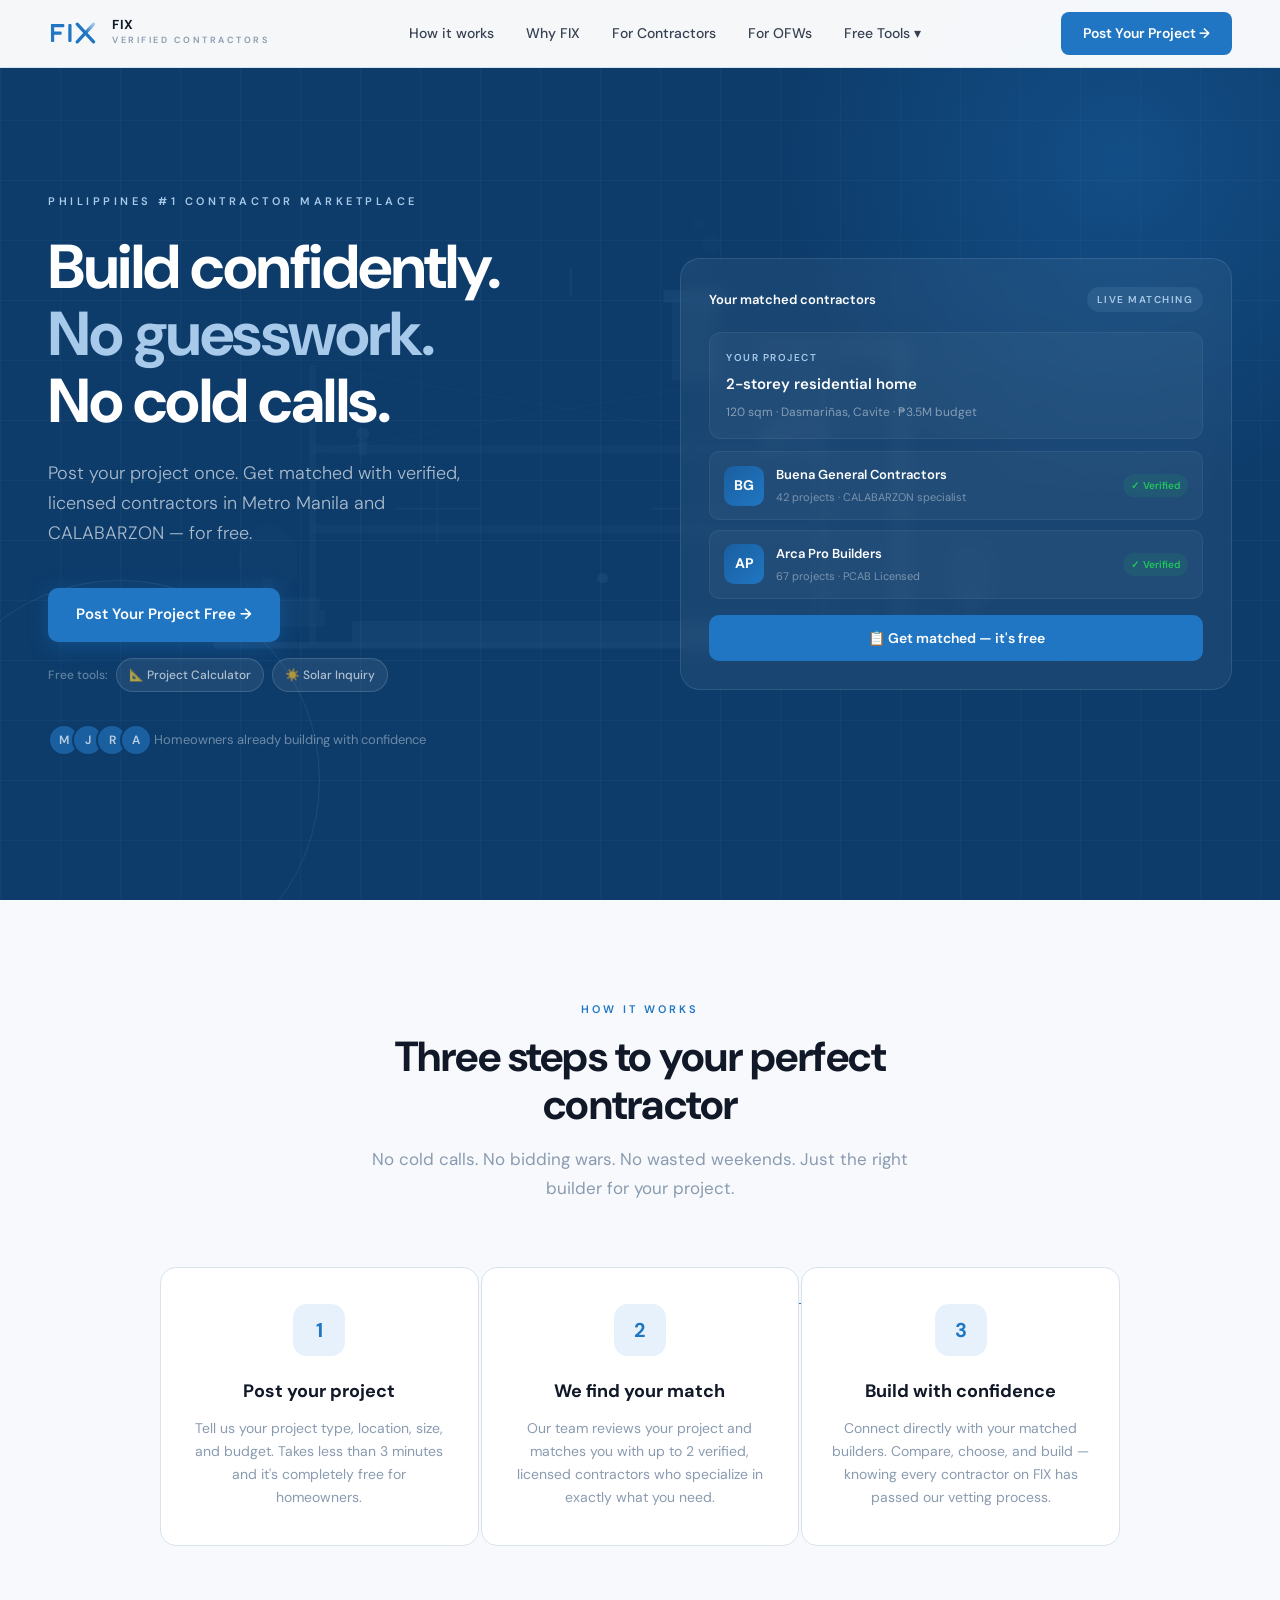
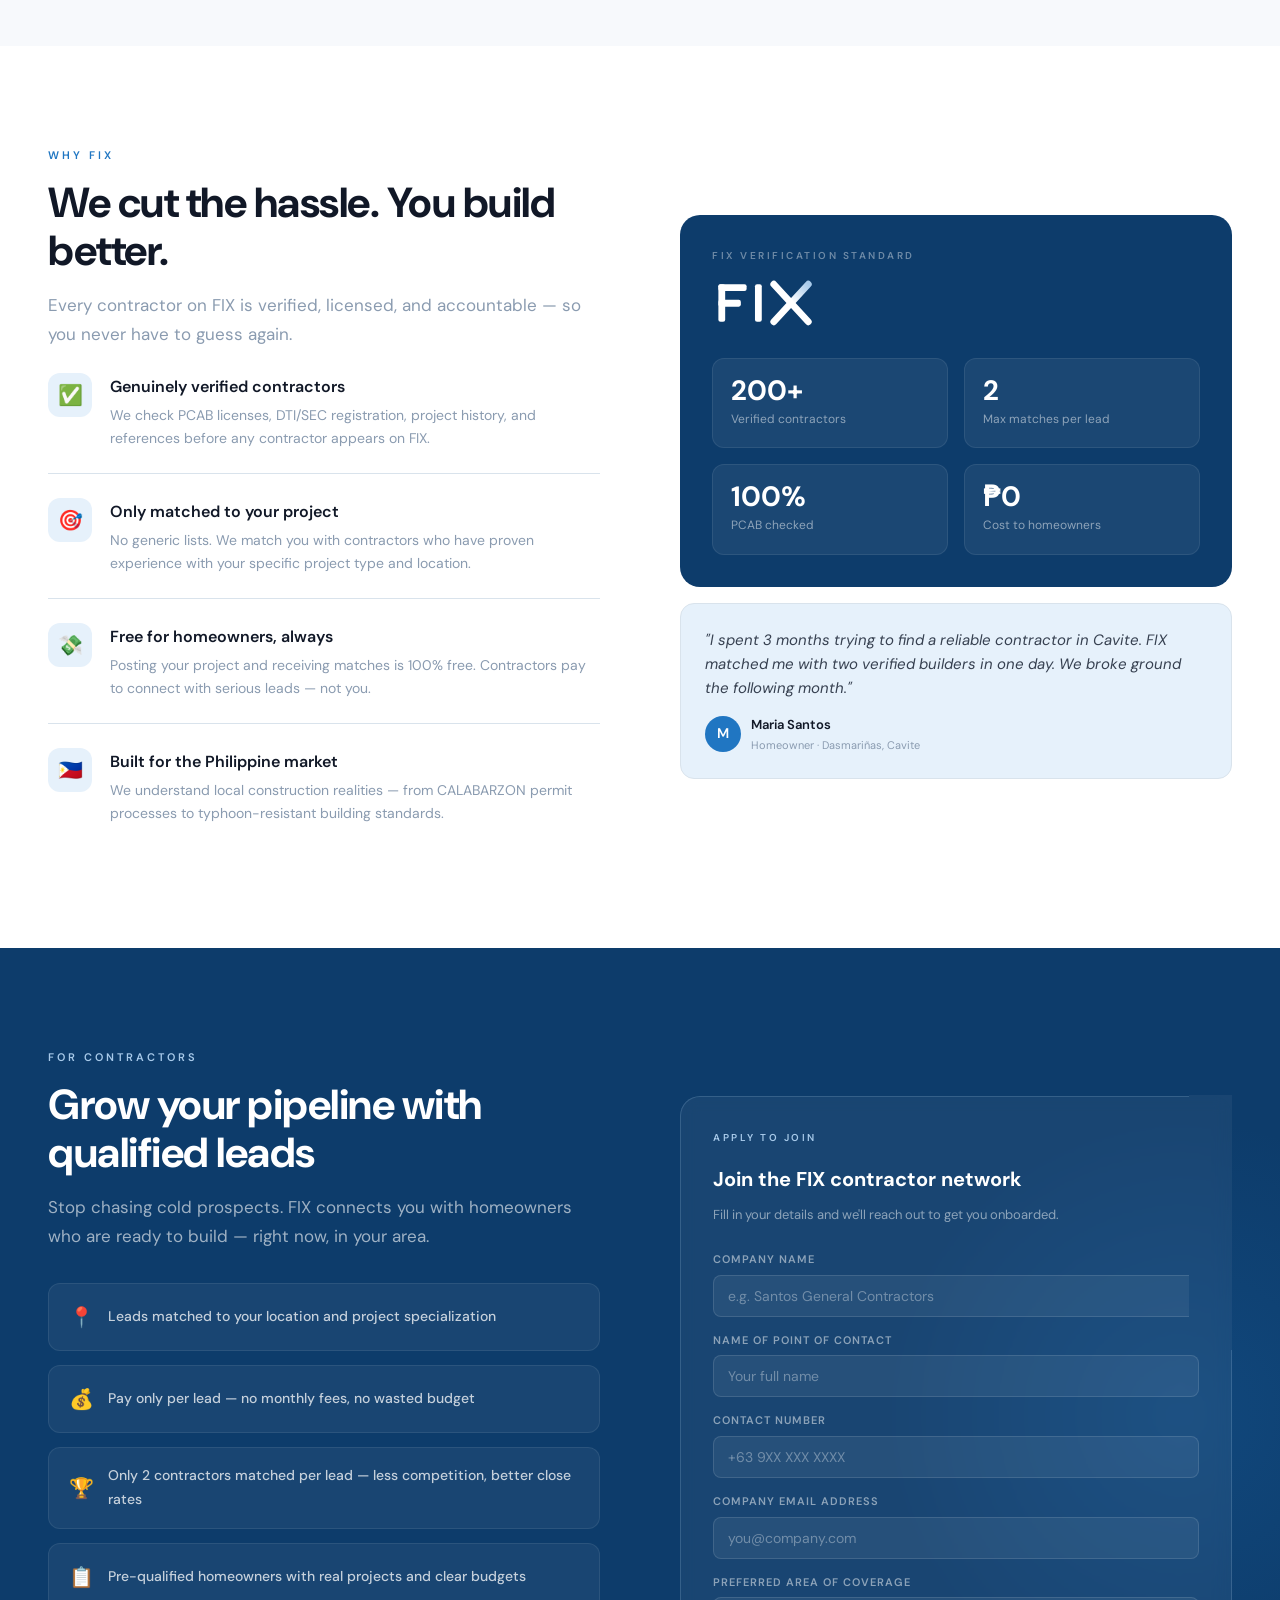
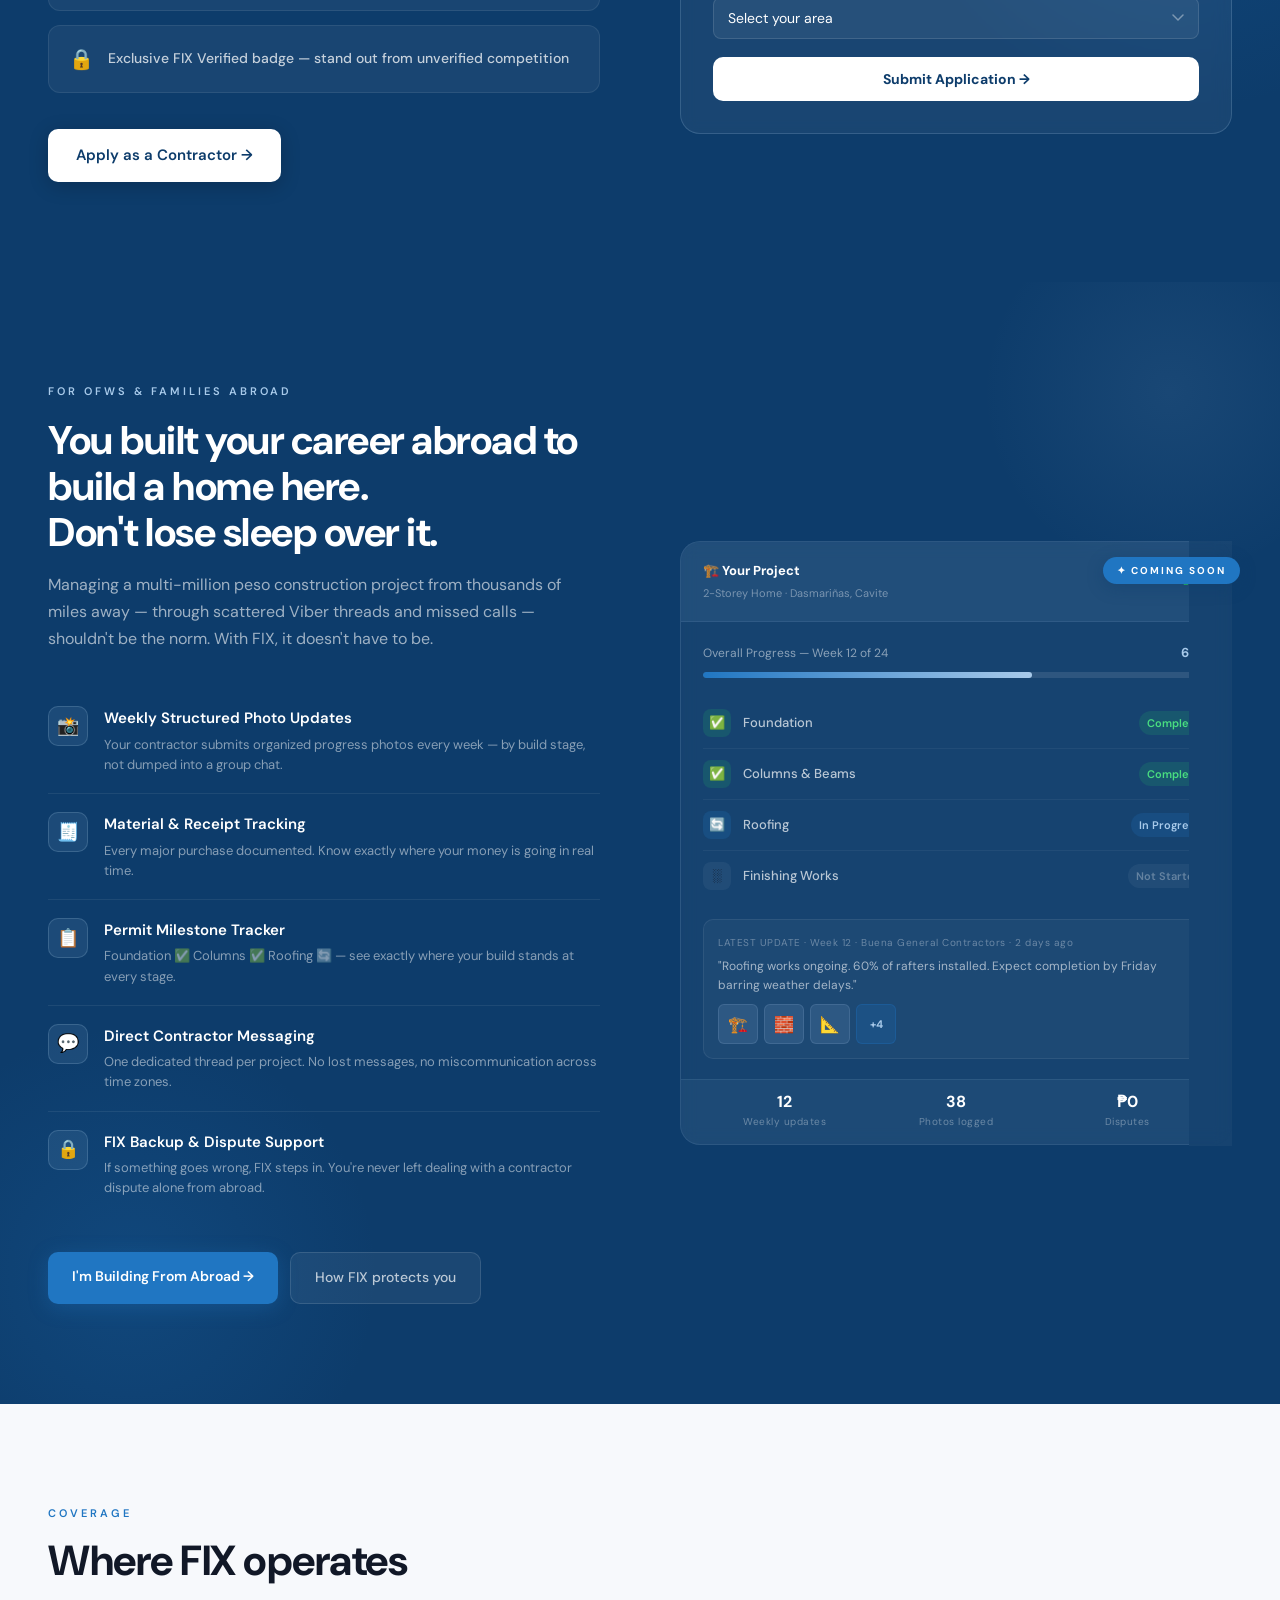
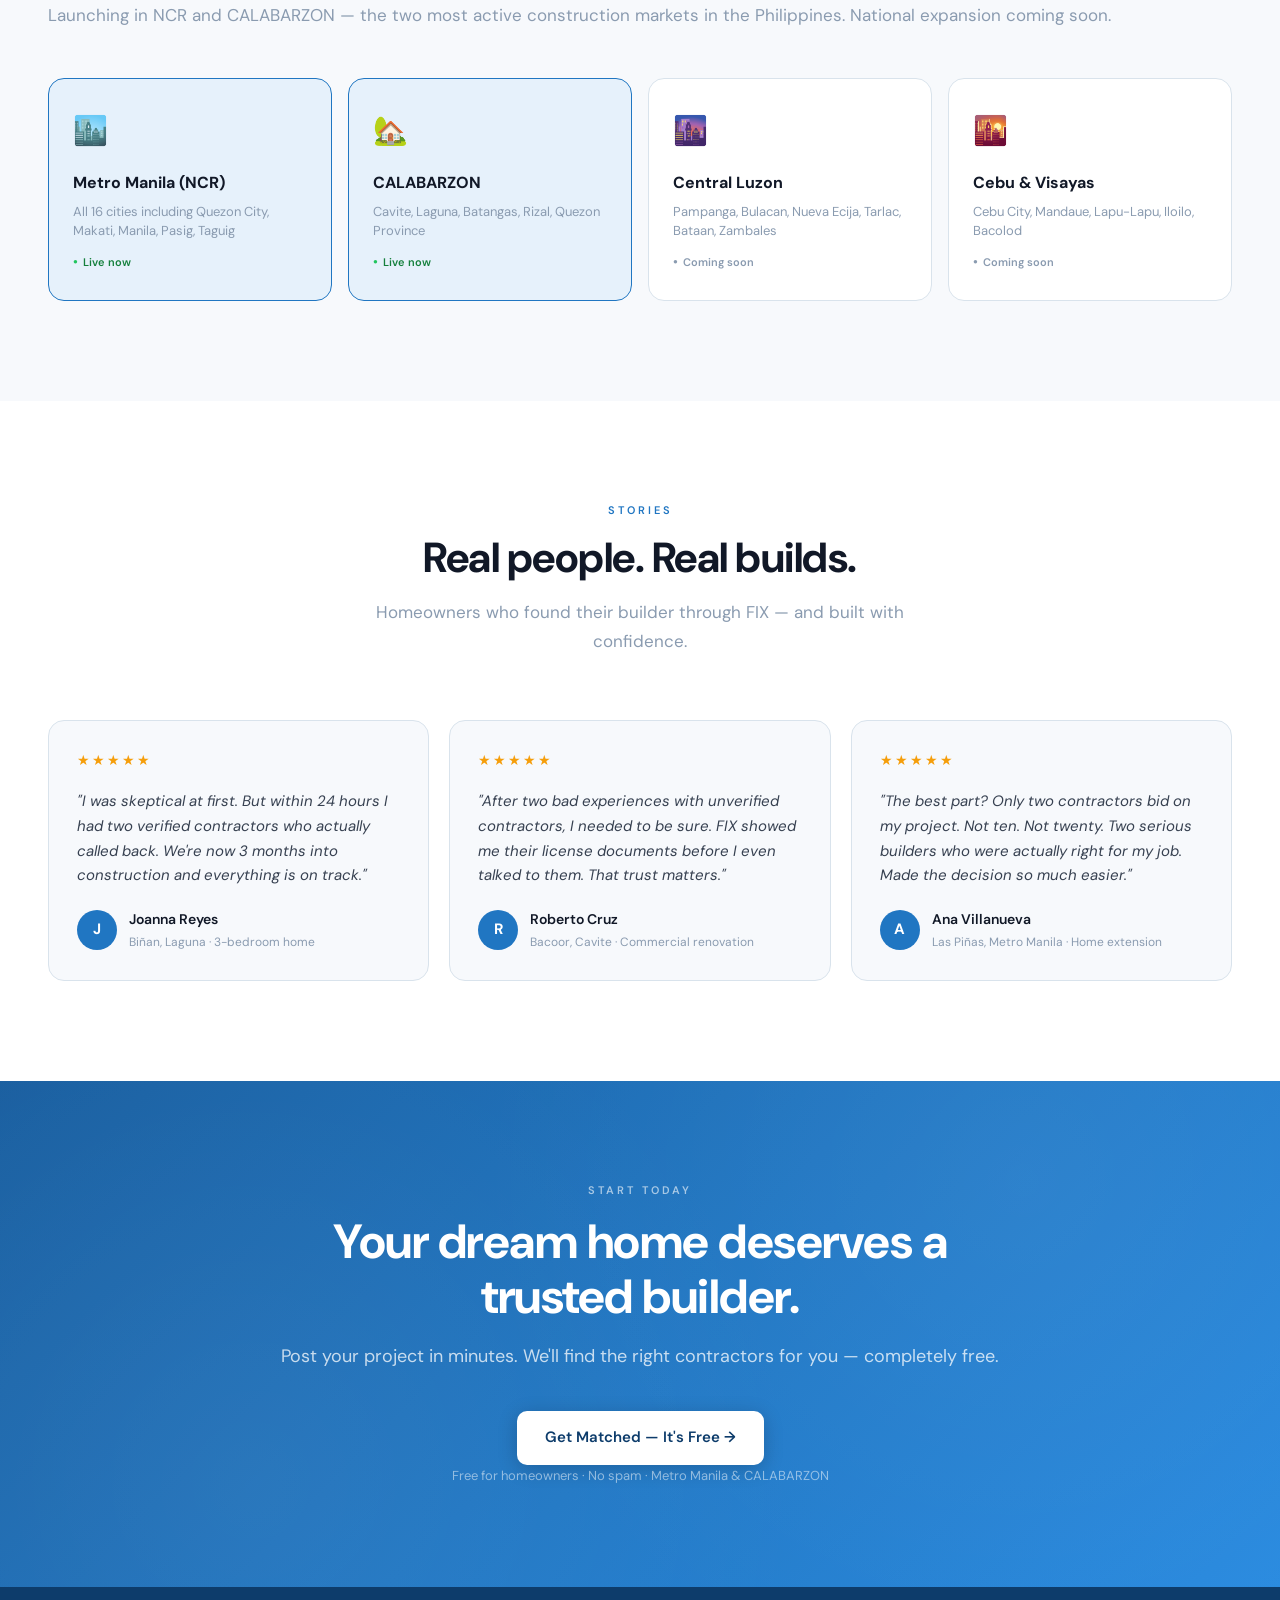
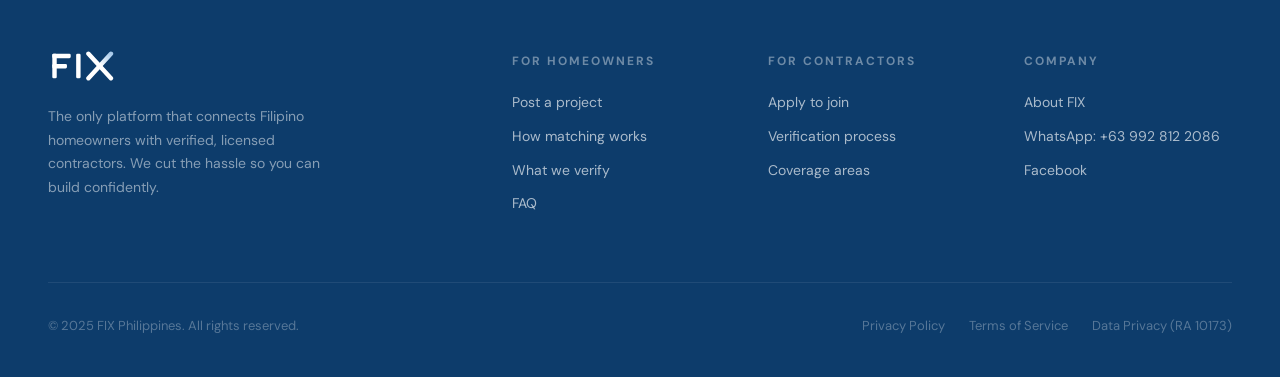
<file: website.html>
<!DOCTYPE html>
<html lang="en">
<head>
<meta charset="UTF-8">
<meta name="viewport" content="width=device-width, initial-scale=1.0">
<title>FIX — Verified Contractors Philippines</title>
<link href="https://fonts.googleapis.com/css2?family=DM+Sans:ital,opsz,wght@0,9..40,300;0,9..40,400;0,9..40,500;0,9..40,600;0,9..40,700;1,9..40,400&display=swap" rel="stylesheet">
<style>
*, *::before, *::after { box-sizing: border-box; margin: 0; padding: 0; }

:root {
  --blue:       #2076C2;
  --blue-dark:  #1A5FA0;
  --blue-navy:  #0D3C6B;
  --blue-sky:   #A8CAEA;
  --blue-pale:  #E6F1FB;
  --white:      #FFFFFF;
  --off:        #F7F9FC;
  --g100:       #F0F4F8;
  --g200:       #D9E3EC;
  --g400:       #8A9BB0;
  --g700:       #374151;
  --g900:       #111827;
  --green:      #22C55E;
  --font:       'DM Sans', sans-serif;
  --r:          12px;
  --nav-h:      68px;
}

html { scroll-behavior: smooth; }
body { font-family: var(--font); background: var(--white); color: var(--g900); font-size: 16px; line-height: 1.7; overflow-x: hidden; }

/* ── UTILITY ── */
.eyebrow { font-size: 11px; font-weight: 600; letter-spacing: 3px; text-transform: uppercase; color: var(--blue); margin-bottom: 14px; display: block; }
.badge-verified { display: inline-flex; align-items: center; gap: 5px; background: #ECFDF5; color: #15803D; font-size: 11px; font-weight: 600; padding: 4px 10px; border-radius: 100px; letter-spacing: 0.5px; }
.badge-verified::before { content: '✓'; font-size: 10px; }

/* ── NAV ── */
nav {
  position: fixed; top: 0; left: 0; right: 0; z-index: 200;
  height: var(--nav-h);
  background: rgba(255,255,255,0.96);
  backdrop-filter: blur(16px);
  border-bottom: 1px solid var(--g200);
  display: flex; align-items: center; justify-content: space-between;
  padding: 0 48px;
  transition: box-shadow 0.3s;
}
nav.scrolled { box-shadow: 0 4px 24px rgba(13,60,107,0.08); }
.nav-logo { display: flex; align-items: center; gap: 12px; text-decoration: none; }
.nav-logo-lockup { display: flex; flex-direction: column; }
.nav-logo-name { font-size: 13px; font-weight: 700; color: var(--g900); letter-spacing: 0.5px; line-height: 1; }
.nav-logo-sub { font-size: 9px; font-weight: 600; letter-spacing: 2.5px; text-transform: uppercase; color: var(--g400); margin-top: 2px; }
.nav-links { display: flex; align-items: center; gap: 32px; }
.nav-links a { font-size: 14px; font-weight: 500; color: var(--g700); text-decoration: none; transition: color 0.2s; }
.nav-links a:hover { color: var(--blue); }
.nav-cta { background: var(--blue); color: white; font-size: 14px; font-weight: 600; padding: 10px 22px; border-radius: 8px; text-decoration: none; transition: background 0.2s, transform 0.15s; white-space: nowrap; }
.nav-cta:hover { background: var(--blue-dark); transform: translateY(-1px); }

/* Nav dropdown */
.nav-dropdown { position: relative; }
.nav-dropdown-btn { background: none; border: none; font-family: var(--font); font-size: 14px; font-weight: 500; color: var(--g700); cursor: pointer; padding: 0; display: flex; align-items: center; gap: 4px; transition: color 0.2s; }
.nav-dropdown-btn:hover { color: var(--blue); }
.nav-dropdown-menu { position: absolute; top: calc(100% + 16px); left: 50%; transform: translateX(-50%); background: white; border: 1px solid var(--g200); border-radius: 16px; padding: 8px; box-shadow: 0 16px 48px rgba(13,60,107,0.12); min-width: 240px; opacity: 0; pointer-events: none; transition: opacity 0.2s, transform 0.2s; transform: translateX(-50%) translateY(-8px); z-index: 300; }
.nav-dropdown:hover .nav-dropdown-menu { opacity: 1; pointer-events: all; transform: translateX(-50%) translateY(0); }
.nav-dropdown-item { display: flex; align-items: center; gap: 12px; padding: 12px 14px; border-radius: 10px; text-decoration: none; transition: background 0.15s; }
.nav-dropdown-item:hover { background: var(--off); }
.nav-dropdown-icon { font-size: 22px; flex-shrink: 0; width: 36px; height: 36px; background: var(--g100); border-radius: 8px; display: flex; align-items: center; justify-content: center; }
.nav-dropdown-title { font-size: 14px; font-weight: 600; color: var(--g900); margin-bottom: 2px; }
.nav-dropdown-sub { font-size: 11px; color: var(--g400); }

/* ── HERO ── */
.hero {
  min-height: 100vh;
  background: var(--blue-navy);
  display: flex; align-items: center;
  padding: calc(var(--nav-h) + 60px) 48px 80px;
  position: relative; overflow: hidden;
}
.hero-bg-circle-1 {
  position: absolute; right: -180px; top: -180px;
  width: 680px; height: 680px; border-radius: 50%;
  background: radial-gradient(circle, rgba(32,118,194,0.3) 0%, transparent 70%);
  pointer-events: none;
}
.hero-bg-circle-2 {
  position: absolute; left: -80px; bottom: -80px;
  width: 400px; height: 400px; border-radius: 50%;
  border: 1px solid rgba(168,202,234,0.1);
  pointer-events: none;
}
.hero-bg-grid {
  position: absolute; inset: 0;
  background-image: linear-gradient(rgba(168,202,234,0.04) 1px, transparent 1px), linear-gradient(90deg, rgba(168,202,234,0.04) 1px, transparent 1px);
  background-size: 60px 60px;
  pointer-events: none;
}
.hero-inner { max-width: 1200px; margin: 0 auto; width: 100%; display: grid; grid-template-columns: 1fr 1fr; gap: 80px; align-items: center; position: relative; z-index: 2; }
.hero-eyebrow { font-size: 11px; font-weight: 600; letter-spacing: 3.5px; text-transform: uppercase; color: var(--blue-sky); margin-bottom: 24px; display: block; }
.hero-h1 { font-size: clamp(40px, 5vw, 62px); font-weight: 700; color: white; line-height: 1.08; letter-spacing: -1.5px; margin-bottom: 24px; }
.hero-h1 em { font-style: normal; color: var(--blue-sky); }
.hero-sub { font-size: 18px; font-weight: 300; color: rgba(255,255,255,0.65); line-height: 1.65; max-width: 440px; margin-bottom: 40px; }
.hero-ctas { display: flex; gap: 14px; flex-wrap: wrap; }
.btn-primary { background: var(--blue); color: white; font-size: 15px; font-weight: 600; padding: 14px 28px; border-radius: 10px; text-decoration: none; display: inline-flex; align-items: center; gap: 8px; transition: background 0.2s, transform 0.15s, box-shadow 0.2s; box-shadow: 0 4px 20px rgba(32,118,194,0.35); }
.btn-primary:hover { background: var(--blue-dark); transform: translateY(-2px); box-shadow: 0 8px 28px rgba(32,118,194,0.45); }
.btn-ghost { background: rgba(255,255,255,0.08); color: white; font-size: 15px; font-weight: 500; padding: 14px 28px; border-radius: 10px; text-decoration: none; border: 1px solid rgba(255,255,255,0.2); transition: background 0.2s; }
.btn-ghost:hover { background: rgba(255,255,255,0.14); }
.hero-tools { display: flex; align-items: center; gap: 8px; flex-wrap: wrap; margin-top: 16px; }
.hero-tools-label { font-size: 12px; color: rgba(255,255,255,0.35); font-weight: 500; white-space: nowrap; }
.hero-tool-pill { display: inline-flex; align-items: center; gap: 5px; background: rgba(255,255,255,0.07); border: 1px solid rgba(255,255,255,0.15); color: rgba(255,255,255,0.65); font-size: 12px; font-weight: 500; padding: 6px 12px; border-radius: 100px; text-decoration: none; transition: background 0.2s, color 0.2s; white-space: nowrap; }
.hero-tool-pill:hover { background: rgba(255,255,255,0.13); color: white; }
.hero-trust { display: flex; align-items: center; gap: 10px; margin-top: 32px; }
.hero-trust-text { font-size: 13px; color: rgba(255,255,255,0.4); }
.hero-avatars { display: flex; }
.hero-avatar { width: 32px; height: 32px; border-radius: 50%; background: var(--blue-dark); border: 2px solid var(--blue-navy); margin-right: -8px; display: flex; align-items: center; justify-content: center; font-size: 12px; font-weight: 600; color: rgba(255,255,255,0.7); }

/* Hero card */
.hero-card-wrap { position: relative; }
.hero-card {
  background: rgba(255,255,255,0.05);
  border: 1px solid rgba(168,202,234,0.15);
  border-radius: 20px;
  padding: 28px;
  backdrop-filter: blur(8px);
}
.hero-card-header { display: flex; align-items: center; justify-content: space-between; margin-bottom: 20px; }
.hero-card-title { font-size: 13px; font-weight: 600; color: white; }
.hero-card-tag { font-size: 10px; font-weight: 600; letter-spacing: 1.5px; text-transform: uppercase; color: var(--blue-sky); background: rgba(168,202,234,0.1); padding: 4px 10px; border-radius: 100px; }
.hero-project { background: rgba(255,255,255,0.04); border-radius: 12px; padding: 16px; margin-bottom: 12px; border: 1px solid rgba(255,255,255,0.06); }
.hero-project-label { font-size: 10px; font-weight: 600; letter-spacing: 1.5px; text-transform: uppercase; color: var(--blue-sky); margin-bottom: 6px; }
.hero-project-name { font-size: 15px; font-weight: 600; color: white; margin-bottom: 4px; }
.hero-project-meta { font-size: 12px; color: rgba(255,255,255,0.45); }

.contractors-list { display: flex; flex-direction: column; gap: 10px; }
.contractor-row { display: flex; align-items: center; gap: 12px; background: rgba(255,255,255,0.04); border-radius: 10px; padding: 12px 14px; border: 1px solid rgba(255,255,255,0.06); transition: background 0.2s; }
.contractor-row:hover { background: rgba(255,255,255,0.07); }
.contractor-avatar { width: 40px; height: 40px; border-radius: 10px; background: linear-gradient(135deg, var(--blue-dark), var(--blue)); display: flex; align-items: center; justify-content: center; font-size: 14px; font-weight: 700; color: white; flex-shrink: 0; }
.contractor-info { flex: 1; }
.contractor-name { font-size: 13px; font-weight: 600; color: white; margin-bottom: 2px; }
.contractor-meta { font-size: 11px; color: rgba(255,255,255,0.4); }
.contractor-badge { display: flex; align-items: center; gap: 4px; font-size: 10px; font-weight: 600; color: var(--green); background: rgba(34,197,94,0.1); padding: 3px 8px; border-radius: 100px; white-space: nowrap; }
.contractor-badge::before { content: '✓'; }

.hero-match-btn { width: 100%; background: var(--blue); color: white; border: none; border-radius: 10px; padding: 14px; font-family: var(--font); font-size: 14px; font-weight: 600; cursor: pointer; margin-top: 16px; transition: background 0.2s; display: flex; align-items: center; justify-content: center; gap: 8px; }
.hero-match-btn:hover { background: var(--blue-dark); }



/* ── HOW IT WORKS ── */
.how { padding: 100px 48px; background: var(--off); }
.section-header { text-align: center; max-width: 560px; margin: 0 auto 64px; }
.section-h2 { font-size: clamp(30px, 4vw, 42px); font-weight: 700; color: var(--g900); letter-spacing: -0.5px; line-height: 1.15; margin-bottom: 16px; }
.section-sub { font-size: 17px; color: var(--g400); line-height: 1.7; }
.steps { display: grid; grid-template-columns: repeat(3, 1fr); gap: 2px; max-width: 960px; margin: 0 auto; position: relative; }
.steps::before { content: ''; position: absolute; top: 36px; left: calc(16.7% + 24px); right: calc(16.7% + 24px); height: 1px; background: repeating-linear-gradient(90deg, var(--blue) 0, var(--blue) 8px, transparent 8px, transparent 18px); }
.step { background: white; border-radius: 16px; padding: 36px 28px; border: 1px solid var(--g200); text-align: center; position: relative; transition: transform 0.2s, box-shadow 0.2s; }
.step:hover { transform: translateY(-4px); box-shadow: 0 12px 40px rgba(13,60,107,0.08); }
.step-num { width: 52px; height: 52px; border-radius: 14px; background: var(--blue-pale); color: var(--blue); font-size: 20px; font-weight: 700; display: flex; align-items: center; justify-content: center; margin: 0 auto 20px; position: relative; z-index: 1; }
.step-h3 { font-size: 18px; font-weight: 700; color: var(--g900); margin-bottom: 10px; }
.step-p { font-size: 14px; color: var(--g400); line-height: 1.65; }

/* ── WHY FIX ── */
.why { padding: 100px 48px; background: white; }
.why-inner { max-width: 1200px; margin: 0 auto; display: grid; grid-template-columns: 1fr 1fr; gap: 80px; align-items: center; }
.why-features { display: flex; flex-direction: column; gap: 0; }
.why-feature { display: flex; gap: 18px; padding: 24px 0; border-bottom: 1px solid var(--g200); }
.why-feature:last-child { border-bottom: none; }
.why-icon { width: 44px; height: 44px; border-radius: 12px; background: var(--blue-pale); display: flex; align-items: center; justify-content: center; font-size: 20px; flex-shrink: 0; }
.why-feature-h { font-size: 16px; font-weight: 600; color: var(--g900); margin-bottom: 4px; }
.why-feature-p { font-size: 14px; color: var(--g400); line-height: 1.6; }
.why-visual { position: relative; }
.why-card-main { background: var(--blue-navy); border-radius: 20px; padding: 32px; }
.why-card-main-eyebrow { font-size: 10px; font-weight: 600; letter-spacing: 2.5px; text-transform: uppercase; color: rgba(255,255,255,0.4); margin-bottom: 16px; }
.why-stat-row { display: grid; grid-template-columns: 1fr 1fr; gap: 16px; margin-top: 24px; }
.why-stat { background: rgba(255,255,255,0.06); border-radius: 12px; padding: 18px; border: 1px solid rgba(255,255,255,0.08); }
.why-stat-val { font-size: 28px; font-weight: 700; color: white; line-height: 1; margin-bottom: 4px; }
.why-stat-label { font-size: 12px; color: rgba(255,255,255,0.5); }
.why-quote { background: var(--blue-pale); border-radius: 14px; padding: 24px; margin-top: 16px; border: 1px solid var(--g200); }
.why-quote-text { font-size: 15px; color: var(--g700); line-height: 1.6; font-style: italic; margin-bottom: 14px; }
.why-quote-author { display: flex; align-items: center; gap: 10px; }
.why-quote-avatar { width: 36px; height: 36px; border-radius: 50%; background: var(--blue); display: flex; align-items: center; justify-content: center; font-size: 14px; font-weight: 600; color: white; }
.why-quote-name { font-size: 13px; font-weight: 600; color: var(--g900); }
.why-quote-role { font-size: 11px; color: var(--g400); }

/* ── FOR CONTRACTORS ── */
.contractors { padding: 100px 48px; background: var(--blue-navy); position: relative; overflow: hidden; }
.contractors-bg { position: absolute; right: -200px; top: 50%; transform: translateY(-50%); width: 600px; height: 600px; border-radius: 50%; background: radial-gradient(circle, rgba(32,118,194,0.2) 0%, transparent 70%); pointer-events: none; }
.contractors-inner { max-width: 1200px; margin: 0 auto; display: grid; grid-template-columns: 1fr 1fr; gap: 80px; align-items: center; position: relative; z-index: 1; }
.contractors-eyebrow { color: var(--blue-sky); }
.contractors-h2 { color: white; }
.contractors-sub { color: rgba(255,255,255,0.6); }
.contractors-perks { display: flex; flex-direction: column; gap: 14px; margin-top: 32px; }
.perk { display: flex; align-items: center; gap: 14px; background: rgba(255,255,255,0.05); border-radius: 12px; padding: 16px 20px; border: 1px solid rgba(255,255,255,0.08); transition: background 0.2s; }
.perk:hover { background: rgba(255,255,255,0.08); }
.perk-icon { font-size: 20px; flex-shrink: 0; }
.perk-text { font-size: 14px; color: rgba(255,255,255,0.75); font-weight: 500; }
.contractor-btn-wrap { margin-top: 36px; }
.btn-white { background: white; color: var(--blue-navy); font-size: 15px; font-weight: 600; padding: 14px 28px; border-radius: 10px; text-decoration: none; display: inline-flex; align-items: center; gap: 8px; transition: transform 0.15s, box-shadow 0.2s; box-shadow: 0 4px 20px rgba(0,0,0,0.2); }
.btn-white:hover { transform: translateY(-2px); box-shadow: 0 8px 28px rgba(0,0,0,0.3); }

/* Pricing card */
.pricing-card { background: rgba(255,255,255,0.05); border: 1px solid rgba(168,202,234,0.2); border-radius: 20px; padding: 32px; backdrop-filter: blur(8px); }
.pricing-eyebrow { font-size: 10px; font-weight: 600; letter-spacing: 2.5px; text-transform: uppercase; color: var(--blue-sky); margin-bottom: 16px; }
.pricing-title { font-size: 20px; font-weight: 700; color: white; margin-bottom: 8px; }
.pricing-desc { font-size: 13px; color: rgba(255,255,255,0.5); margin-bottom: 24px; }
.pricing-tiers { display: flex; flex-direction: column; gap: 10px; }
.pricing-tier { display: flex; align-items: center; justify-content: space-between; background: rgba(255,255,255,0.04); border-radius: 10px; padding: 14px 16px; border: 1px solid rgba(255,255,255,0.07); }
.pricing-tier-label { font-size: 13px; font-weight: 500; color: rgba(255,255,255,0.7); }
.pricing-tier-range { font-size: 11px; color: rgba(255,255,255,0.35); margin-top: 2px; }
.pricing-tier-price { font-size: 16px; font-weight: 700; color: white; }
.pricing-tier-unit { font-size: 10px; color: rgba(255,255,255,0.4); margin-top: 1px; text-align: right; }
.pricing-note { font-size: 12px; color: rgba(255,255,255,0.35); margin-top: 16px; text-align: center; }

/* ── OFW SECTION ── */
.ofw { padding: 100px 48px; background: var(--blue-navy); position: relative; overflow: hidden; }
.ofw-glow { position: absolute; left: -120px; bottom: -120px; width: 500px; height: 500px; border-radius: 50%; background: radial-gradient(circle, rgba(32,118,194,0.2) 0%, transparent 70%); pointer-events: none; }
.ofw-glow-2 { position: absolute; right: -80px; top: -80px; width: 380px; height: 380px; border-radius: 50%; background: radial-gradient(circle, rgba(168,202,234,0.08) 0%, transparent 70%); pointer-events: none; }
.ofw-inner { max-width: 1200px; margin: 0 auto; display: grid; grid-template-columns: 1fr 1fr; gap: 80px; align-items: center; position: relative; z-index: 1; }
.ofw-eyebrow { font-size: 11px; font-weight: 600; letter-spacing: 3px; text-transform: uppercase; color: var(--blue-sky); margin-bottom: 16px; display: block; }
.ofw-h2 { font-size: clamp(28px, 3.5vw, 40px); font-weight: 700; color: white; letter-spacing: -0.5px; line-height: 1.15; margin-bottom: 16px; }
.ofw-sub { font-size: 16px; color: rgba(255,255,255,0.6); line-height: 1.7; margin-bottom: 36px; }
.ofw-features { display: flex; flex-direction: column; gap: 0; }
.ofw-feature { display: flex; gap: 16px; padding: 18px 0; border-bottom: 1px solid rgba(255,255,255,0.07); }
.ofw-feature:last-child { border-bottom: none; }
.ofw-feature-icon { width: 40px; height: 40px; border-radius: 10px; background: rgba(168,202,234,0.1); border: 1px solid rgba(168,202,234,0.2); display: flex; align-items: center; justify-content: center; font-size: 18px; flex-shrink: 0; }
.ofw-feature-h { font-size: 15px; font-weight: 600; color: white; margin-bottom: 3px; }
.ofw-feature-p { font-size: 13px; color: rgba(255,255,255,0.5); line-height: 1.55; }
.ofw-ctas { display: flex; gap: 12px; margin-top: 36px; flex-wrap: wrap; }
.btn-ofw { background: var(--blue); color: white; font-size: 14px; font-weight: 600; padding: 13px 24px; border-radius: 10px; text-decoration: none; transition: background 0.2s, transform 0.15s; box-shadow: 0 4px 20px rgba(32,118,194,0.3); }
.btn-ofw:hover { background: var(--blue-dark); transform: translateY(-1px); }
.btn-ofw-ghost { background: rgba(255,255,255,0.06); color: rgba(255,255,255,0.7); font-size: 14px; font-weight: 500; padding: 13px 24px; border-radius: 10px; text-decoration: none; border: 1px solid rgba(255,255,255,0.12); transition: background 0.2s; }
.btn-ofw-ghost:hover { background: rgba(255,255,255,0.1); }

/* Dashboard mock card */
.ofw-dashboard { position: relative; }
.ofw-coming-soon { position: absolute; top: 16px; right: -8px; background: var(--blue); color: white; font-size: 10px; font-weight: 700; letter-spacing: 2px; text-transform: uppercase; padding: 5px 14px; border-radius: 100px; box-shadow: 0 4px 16px rgba(13,60,107,0.4); z-index: 2; }
.dash-card { background: rgba(255,255,255,0.04); border: 1px solid rgba(168,202,234,0.15); border-radius: 20px; overflow: hidden; backdrop-filter: blur(8px); }
.dash-header { background: rgba(168,202,234,0.08); padding: 18px 22px; border-bottom: 1px solid rgba(168,202,234,0.1); display: flex; align-items: center; justify-content: space-between; }
.dash-header-title { font-size: 13px; font-weight: 700; color: white; }
.dash-header-sub { font-size: 11px; color: rgba(255,255,255,0.4); margin-top: 2px; }
.dash-live { display: flex; align-items: center; gap: 5px; font-size: 10px; font-weight: 600; color: var(--green); letter-spacing: 1px; text-transform: uppercase; }
.dash-live-dot { width: 6px; height: 6px; border-radius: 50%; background: var(--green); animation: pulse 2s ease-in-out infinite; }
@keyframes pulse { 0%, 100% { opacity: 1; } 50% { opacity: 0.4; } }
.dash-body { padding: 20px 22px; }
.dash-progress-label { display: flex; justify-content: space-between; align-items: center; margin-bottom: 8px; }
.dash-progress-text { font-size: 12px; color: rgba(255,255,255,0.5); }
.dash-progress-pct { font-size: 13px; font-weight: 700; color: var(--blue-sky); }
.dash-progress-track { height: 6px; background: rgba(255,255,255,0.1); border-radius: 100px; margin-bottom: 20px; overflow: hidden; }
.dash-progress-fill { height: 100%; width: 65%; background: linear-gradient(90deg, var(--blue), var(--blue-sky)); border-radius: 100px; }
.dash-stages { display: flex; flex-direction: column; gap: 0; margin-bottom: 18px; }
.dash-stage { display: flex; align-items: center; gap: 12px; padding: 11px 0; border-bottom: 1px solid rgba(255,255,255,0.05); }
.dash-stage:last-child { border-bottom: none; }
.dash-stage-icon { width: 28px; height: 28px; border-radius: 8px; display: flex; align-items: center; justify-content: center; font-size: 13px; flex-shrink: 0; }
.dash-stage-done { background: rgba(34,197,94,0.15); }
.dash-stage-active { background: rgba(32,118,194,0.2); }
.dash-stage-pending { background: rgba(255,255,255,0.05); }
.dash-stage-name { flex: 1; font-size: 13px; color: rgba(255,255,255,0.7); font-weight: 500; }
.dash-stage-status { font-size: 11px; font-weight: 600; padding: 3px 8px; border-radius: 100px; }
.dash-stage-status.done { background: rgba(34,197,94,0.15); color: #4ADE80; }
.dash-stage-status.active { background: rgba(32,118,194,0.2); color: var(--blue-sky); }
.dash-stage-status.pending { background: rgba(255,255,255,0.05); color: rgba(255,255,255,0.3); }
.dash-footer { background: rgba(168,202,234,0.05); border-top: 1px solid rgba(168,202,234,0.1); padding: 14px 22px; display: grid; grid-template-columns: repeat(3, 1fr); gap: 8px; }
.dash-stat { text-align: center; }
.dash-stat-val { font-size: 16px; font-weight: 700; color: white; line-height: 1; }
.dash-stat-label { font-size: 10px; color: rgba(255,255,255,0.35); margin-top: 3px; letter-spacing: 0.5px; }
.dash-update { background: rgba(255,255,255,0.03); border: 1px solid rgba(255,255,255,0.07); border-radius: 10px; padding: 14px; margin-top: 2px; }
.dash-update-meta { font-size: 10px; color: rgba(255,255,255,0.35); margin-bottom: 6px; letter-spacing: 0.5px; }
.dash-update-text { font-size: 12px; color: rgba(255,255,255,0.6); line-height: 1.55; }
.dash-update-photos { display: flex; gap: 6px; margin-top: 10px; }
.dash-photo { width: 40px; height: 40px; border-radius: 6px; background: rgba(168,202,234,0.12); border: 1px solid rgba(168,202,234,0.15); display: flex; align-items: center; justify-content: center; font-size: 16px; }
.dash-photo-count { width: 40px; height: 40px; border-radius: 6px; background: rgba(32,118,194,0.2); border: 1px solid rgba(32,118,194,0.3); display: flex; align-items: center; justify-content: center; font-size: 11px; font-weight: 700; color: var(--blue-sky); }

/* ── REGIONS ── */
.regions { padding: 100px 48px; background: var(--off); }
.regions-inner { max-width: 1200px; margin: 0 auto; }
.regions-grid { display: grid; grid-template-columns: repeat(4, 1fr); gap: 16px; margin-top: 48px; }
.region-card { background: white; border-radius: 16px; padding: 28px 24px; border: 1px solid var(--g200); transition: transform 0.2s, box-shadow 0.2s, border-color 0.2s; cursor: default; }
.region-card:hover { transform: translateY(-4px); box-shadow: 0 12px 40px rgba(13,60,107,0.08); border-color: var(--blue-sky); }
.region-card.active { border-color: var(--blue); background: var(--blue-pale); }
.region-icon { font-size: 28px; margin-bottom: 14px; }
.region-name { font-size: 16px; font-weight: 700; color: var(--g900); margin-bottom: 6px; }
.region-provinces { font-size: 13px; color: var(--g400); line-height: 1.5; }
.region-status { display: inline-flex; align-items: center; gap: 5px; margin-top: 12px; font-size: 11px; font-weight: 600; }
.region-status.live { color: #15803D; }
.region-status.soon { color: var(--g400); }
.region-status.live::before { content: '●'; font-size: 8px; color: var(--green); }
.region-status.soon::before { content: '●'; font-size: 8px; color: var(--g400); }

/* ── TESTIMONIALS ── */
.testimonials { padding: 100px 48px; background: white; }
.testimonials-inner { max-width: 1200px; margin: 0 auto; }
.testimonials-grid { display: grid; grid-template-columns: repeat(3, 1fr); gap: 20px; margin-top: 56px; }
.tcard { background: var(--off); border-radius: 16px; padding: 28px; border: 1px solid var(--g200); }
.tcard-stars { color: #F59E0B; font-size: 14px; margin-bottom: 16px; letter-spacing: 2px; }
.tcard-quote { font-size: 15px; color: var(--g700); line-height: 1.65; margin-bottom: 20px; font-style: italic; }
.tcard-author { display: flex; align-items: center; gap: 12px; }
.tcard-avatar { width: 40px; height: 40px; border-radius: 50%; background: var(--blue); display: flex; align-items: center; justify-content: center; font-size: 15px; font-weight: 700; color: white; flex-shrink: 0; }
.tcard-name { font-size: 14px; font-weight: 600; color: var(--g900); }
.tcard-loc { font-size: 12px; color: var(--g400); }

/* ── CTA SECTION ── */
.cta-section { padding: 100px 48px; background: var(--blue); position: relative; overflow: hidden; }
.cta-bg { position: absolute; inset: 0; background: linear-gradient(135deg, var(--blue-dark) 0%, var(--blue) 50%, #2A8BE0 100%); }
.cta-pattern { position: absolute; inset: 0; background-image: radial-gradient(circle at 20% 80%, rgba(255,255,255,0.05) 0%, transparent 50%), radial-gradient(circle at 80% 20%, rgba(255,255,255,0.05) 0%, transparent 50%); }
.cta-inner { max-width: 720px; margin: 0 auto; text-align: center; position: relative; z-index: 1; }
.cta-h2 { font-size: clamp(30px, 4vw, 48px); font-weight: 700; color: white; letter-spacing: -0.5px; line-height: 1.15; margin-bottom: 18px; }
.cta-sub { font-size: 18px; color: rgba(255,255,255,0.75); margin-bottom: 40px; line-height: 1.6; }
.cta-form { display: flex; gap: 10px; max-width: 480px; margin: 0 auto 16px; }
.cta-input { flex: 1; background: rgba(255,255,255,0.15); border: 1px solid rgba(255,255,255,0.3); border-radius: 10px; padding: 14px 18px; font-family: var(--font); font-size: 15px; color: white; outline: none; transition: border-color 0.2s, background 0.2s; }
.cta-input::placeholder { color: rgba(255,255,255,0.5); }
.cta-input:focus { border-color: white; background: rgba(255,255,255,0.2); }
.cta-btn { background: white; color: var(--blue); font-family: var(--font); font-size: 15px; font-weight: 600; padding: 14px 24px; border-radius: 10px; border: none; cursor: pointer; white-space: nowrap; transition: transform 0.15s, box-shadow 0.2s; }
.cta-btn:hover { transform: translateY(-1px); box-shadow: 0 4px 16px rgba(0,0,0,0.2); }
.cta-note { font-size: 13px; color: rgba(255,255,255,0.5); }

/* ── FOOTER ── */
footer { background: var(--blue-navy); color: white; padding: 64px 48px 40px; }
.footer-inner { max-width: 1200px; margin: 0 auto; }
.footer-grid { display: grid; grid-template-columns: 2fr 1fr 1fr 1fr; gap: 48px; margin-bottom: 56px; }
.footer-brand p { font-size: 14px; color: rgba(255,255,255,0.5); line-height: 1.7; margin-top: 16px; max-width: 280px; }
.footer-col-title { font-size: 12px; font-weight: 700; letter-spacing: 2px; text-transform: uppercase; color: rgba(255,255,255,0.4); margin-bottom: 20px; }
.footer-col a { display: block; font-size: 14px; color: rgba(255,255,255,0.65); text-decoration: none; margin-bottom: 10px; transition: color 0.2s; }
.footer-col a:hover { color: white; }
.footer-bottom { border-top: 1px solid rgba(255,255,255,0.08); padding-top: 32px; display: flex; align-items: center; justify-content: space-between; }
.footer-copy { font-size: 13px; color: rgba(255,255,255,0.3); }
.footer-links { display: flex; gap: 24px; }
.footer-links a { font-size: 13px; color: rgba(255,255,255,0.3); text-decoration: none; transition: color 0.2s; }
.footer-links a:hover { color: rgba(255,255,255,0.6); }

/* ── HERO HOUSE BACKGROUND ── */
.hero-house-bg {
  position: absolute;
  inset: 0;
  display: flex;
  align-items: flex-end;
  justify-content: center;
  pointer-events: none;
  z-index: 0;
  overflow: hidden;
}
.house-svg {
  width: 100%;
  max-width: 960px;
  height: 100%;
  opacity: 0.07;
}

/* Element colors */
.h-ground        { fill: rgba(168,202,234,0.8); }
.h-foundation    { fill: rgba(168,202,234,0.6); }
.h-wall          { fill: none; stroke: rgba(168,202,234,0.9); stroke-width: 2.5; }
.h-roof          { fill: none; stroke: rgba(168,202,234,1); stroke-width: 3; stroke-linejoin: round; }
.h-ridge         { stroke: rgba(168,202,234,0.7); stroke-width: 2; }
.h-chimney       { fill: rgba(168,202,234,0.5); }
.h-chimney-cap   { fill: rgba(168,202,234,0.8); }
.h-door          { fill: rgba(168,202,234,0.3); stroke: rgba(168,202,234,0.9); stroke-width: 2; }
.h-doorknob      { fill: rgba(168,202,234,0.9); }
.h-window        { fill: rgba(168,202,234,0.15); stroke: rgba(168,202,234,0.9); stroke-width: 2; }
.h-window-cross  { stroke: rgba(168,202,234,0.6); stroke-width: 1.5; }
.h-scaffold      { fill: rgba(168,202,234,0.5); }
.h-plank         { fill: rgba(168,202,234,0.4); }
.h-brace         { stroke: rgba(168,202,234,0.25); stroke-width: 1.5; }
.h-crane-mast    { fill: rgba(168,202,234,0.6); }
.h-crane-arm     { fill: rgba(168,202,234,0.6); }
.h-crane-cable   { stroke: rgba(168,202,234,0.5); stroke-width: 2; }
.h-hook          { fill: none; stroke: rgba(168,202,234,0.5); stroke-width: 2; }
.h-load          { fill: rgba(168,202,234,0.4); stroke: rgba(168,202,234,0.7); stroke-width: 1.5; }
.h-worker        { fill: rgba(168,202,234,0.7); }
.h-tree-trunk    { fill: rgba(168,202,234,0.4); }
.h-tree-top      { fill: rgba(168,202,234,0.25); }
.h-material      { fill: rgba(168,202,234,0.4); }
.h-sand          { fill: rgba(168,202,234,0.3); }
.h-smoke         { fill: rgba(168,202,234,0.2); }

/* ── CONTINUOUS DRAWING ANIMATIONS ── */

/* Master draw-erase-redraw loop */
@keyframes drawLoop {
  0%   { stroke-dashoffset: var(--len); opacity: 0; }
  5%   { opacity: 1; }
  45%  { stroke-dashoffset: 0; opacity: 1; }
  55%  { stroke-dashoffset: 0; opacity: 1; }
  80%  { stroke-dashoffset: calc(var(--len) * -1); opacity: 0.4; }
  95%  { stroke-dashoffset: calc(var(--len) * -1); opacity: 0; }
  100% { stroke-dashoffset: var(--len); opacity: 0; }
}

/* Fill elements pulse in with the draw */
@keyframes fillPulse {
  0%, 20%  { opacity: 0; }
  50%, 60% { opacity: 1; }
  85%      { opacity: 0; }
  100%     { opacity: 0; }
}

/* Smoke keeps drifting */
@keyframes smokeDrift {
  0%   { transform: translateY(0) scale(1);      opacity: 0.6; }
  100% { transform: translateY(-36px) scale(1.5); opacity: 0; }
}

/* Crane load bobs */
@keyframes craneLoad {
  0%, 100% { transform: translateY(0); }
  50%       { transform: translateY(-22px); }
}

/* Worker bob */
@keyframes workerBob {
  0%, 100% { transform: translateY(0); }
  50%       { transform: translateY(-3px); }
}

/* Total cycle = 18s. Each element draws in sequentially then loops */
/* Ground + foundation */
.h-ground, .h-foundation {
  animation: fillPulse 18s ease-in-out infinite;
}
.h-foundation { animation-delay: 0.4s; }

/* Walls — longest path ~1800 */
.h-wall {
  --len: 1800px;
  stroke-dasharray: 1800;
  stroke-dashoffset: 1800;
  animation: drawLoop 18s ease-in-out infinite 0.8s;
}

/* Door */
.h-door {
  --len: 380px;
  stroke-dasharray: 380;
  stroke-dashoffset: 380;
  animation: drawLoop 18s ease-in-out infinite 2.5s;
  fill: transparent;
}
.h-doorknob { animation: fillPulse 18s ease-in-out infinite 3s; }

/* Windows */
.h-window {
  --len: 300px;
  stroke-dasharray: 300;
  stroke-dashoffset: 300;
  fill: transparent;
}
.h-window:nth-of-type(1) { animation: drawLoop 18s ease-in-out infinite 3.2s; }
.h-window:nth-of-type(2) { animation: drawLoop 18s ease-in-out infinite 3.8s; }
.h-window-cross { animation: fillPulse 18s ease-in-out infinite 3.5s; }

/* Chimney */
.h-chimney     { animation: fillPulse 18s ease-in-out infinite 4.2s; }
.h-chimney-cap { animation: fillPulse 18s ease-in-out infinite 4.4s; }

/* Roof — ~1100 */
.h-roof {
  --len: 1100px;
  stroke-dasharray: 1100;
  stroke-dashoffset: 1100;
  animation: drawLoop 18s ease-in-out infinite 4.8s;
}
.h-ridge { animation: fillPulse 18s ease-in-out infinite 5.8s; }

/* Scaffolding */
.h-scaffold    { animation: fillPulse 18s ease-in-out infinite 6.2s; }
.h-plank       { animation: fillPulse 18s ease-in-out infinite 6.6s; }
.h-brace       { animation: fillPulse 18s ease-in-out infinite 6.8s; }

/* Crane */
.h-crane-mast  { animation: fillPulse 18s ease-in-out infinite 7.2s; }
.h-crane-arm   { animation: fillPulse 18s ease-in-out infinite 7.4s; }
.h-crane-cable { animation: fillPulse 18s ease-in-out infinite 7.6s; }
.h-load        { animation: craneLoad 4s ease-in-out infinite 7.8s; }

/* Trees + materials */
.h-tree-trunk  { animation: fillPulse 18s ease-in-out infinite 8s; }
.h-tree-top    { animation: fillPulse 18s ease-in-out infinite 8.3s; }
.h-material    { animation: fillPulse 18s ease-in-out infinite 8.6s; }
.h-sand        { animation: fillPulse 18s ease-in-out infinite 8.8s; }

/* Workers */
.h-worker      { animation: workerBob 2.5s ease-in-out infinite; }

/* Smoke always drifts */
.h-smoke-1 { animation: smokeDrift 3.2s ease-in-out infinite 0s; }
.h-smoke-2 { animation: smokeDrift 3.2s ease-in-out infinite 0.9s; }
.h-smoke-3 { animation: smokeDrift 3.2s ease-in-out infinite 1.8s; }

/* ── ANIMATIONS ── */
@keyframes fadeInUp {
  from { opacity: 0; transform: translateY(28px); }
  to   { opacity: 1; transform: translateY(0); }
}
@keyframes floatA {
  0%, 100% { transform: translateY(0px); }
  50%       { transform: translateY(-8px); }
}
@keyframes floatB {
  0%, 100% { transform: translateY(0px); }
  50%       { transform: translateY(6px); }
}
.hero-left > * { animation: fadeInUp 0.7s ease both; }
.hero-left > *:nth-child(1) { animation-delay: 0.1s; }
.hero-left > *:nth-child(2) { animation-delay: 0.25s; }
.hero-left > *:nth-child(3) { animation-delay: 0.4s; }
.hero-left > *:nth-child(4) { animation-delay: 0.55s; }
.hero-left > *:nth-child(5) { animation-delay: 0.65s; }
.hero-card-wrap { animation: fadeInUp 0.7s ease 0.35s both; }



/* Scroll reveal */
.reveal { opacity: 0; transform: translateY(24px); transition: opacity 0.6s ease, transform 0.6s ease; }
.reveal.visible { opacity: 1; transform: translateY(0); }

/* ── FORMS (shared) ── */
.form-group { display: flex; flex-direction: column; gap: 6px; }
.form-label { font-size: 11px; font-weight: 600; letter-spacing: 1px; text-transform: uppercase; color: rgba(255,255,255,0.5); }
.form-label-light { color: rgba(255,255,255,0.7); }
.form-input { background: rgba(255,255,255,0.08); border: 1px solid rgba(255,255,255,0.15); border-radius: 8px; padding: 11px 14px; font-family: var(--font); font-size: 14px; color: white; outline: none; transition: border-color 0.2s, background 0.2s; width: 100%; }
.form-input::placeholder { color: rgba(255,255,255,0.35); }
.form-input:focus { border-color: rgba(255,255,255,0.5); background: rgba(255,255,255,0.12); }
.form-input-dark { background: rgba(255,255,255,0.06); border-color: rgba(255,255,255,0.12); }
.form-select { appearance: none; -webkit-appearance: none; background-image: url("data:image/svg+xml,%3Csvg xmlns='http://www.w3.org/2000/svg' width='12' height='8' viewBox='0 0 12 8'%3E%3Cpath d='M1 1l5 5 5-5' stroke='rgba(255,255,255,0.4)' stroke-width='1.5' fill='none' stroke-linecap='round'/%3E%3C/svg%3E"); background-repeat: no-repeat; background-position: right 14px center; padding-right: 36px; cursor: pointer; }
.form-select option { background: var(--blue-navy); color: white; }
.contractor-form { display: flex; flex-direction: column; gap: 14px; margin-top: 4px; }
.form-submit-btn { width: 100%; background: white; color: var(--blue-navy); font-family: var(--font); font-size: 14px; font-weight: 700; padding: 13px; border-radius: 10px; border: none; cursor: pointer; margin-top: 4px; transition: transform 0.15s, box-shadow 0.2s; }
.form-submit-btn:hover { transform: translateY(-1px); box-shadow: 0 4px 20px rgba(0,0,0,0.25); }

/* Homeowner form */
.homeowner-form { width: 100%; max-width: 560px; margin: 0 auto; }
.homeowner-form-grid { display: grid; grid-template-columns: 1fr 1fr; gap: 14px; margin-bottom: 16px; }
.cta-input { background: rgba(255,255,255,0.15); border: 1px solid rgba(255,255,255,0.3); border-radius: 10px; padding: 13px 16px; font-family: var(--font); font-size: 14px; color: white; outline: none; transition: border-color 0.2s, background 0.2s; width: 100%; }
.cta-input::placeholder { color: rgba(255,255,255,0.5); }
.cta-input:focus { border-color: white; background: rgba(255,255,255,0.2); }
.cta-btn { width: 100%; background: white; color: var(--blue); font-family: var(--font); font-size: 15px; font-weight: 700; padding: 14px 24px; border-radius: 10px; border: none; cursor: pointer; transition: transform 0.15s, box-shadow 0.2s; }
.cta-btn:hover { transform: translateY(-1px); box-shadow: 0 4px 16px rgba(0,0,0,0.2); }

/* ── MODAL ── */
.modal-overlay { position: fixed; inset: 0; background: rgba(13,60,107,0.7); backdrop-filter: blur(6px); z-index: 500; display: flex; align-items: center; justify-content: center; padding: 24px; opacity: 0; pointer-events: none; transition: opacity 0.3s; }
.modal-overlay.open { opacity: 1; pointer-events: all; }
.modal { background: white; border-radius: 20px; padding: 48px 40px; max-width: 440px; width: 100%; text-align: center; transform: translateY(20px); transition: transform 0.3s; box-shadow: 0 24px 80px rgba(13,60,107,0.25); }
.modal-overlay.open .modal { transform: translateY(0); }
.modal-icon { width: 64px; height: 64px; border-radius: 50%; background: #ECFDF5; display: flex; align-items: center; justify-content: center; font-size: 28px; margin: 0 auto 20px; }
.modal-title { font-size: 22px; font-weight: 700; color: var(--g900); letter-spacing: -0.3px; margin-bottom: 10px; }
.modal-body { font-size: 15px; color: var(--g400); line-height: 1.65; margin-bottom: 28px; }
.modal-close { background: var(--blue); color: white; font-family: var(--font); font-size: 14px; font-weight: 600; padding: 13px 32px; border-radius: 10px; border: none; cursor: pointer; transition: background 0.2s; }
.modal-close:hover { background: var(--blue-dark); }

/* ── RESPONSIVE ── */
@media (max-width: 900px) {
  nav { padding: 0 24px; }
  .nav-links { display: none; }
  .hero { padding: calc(var(--nav-h) + 40px) 24px 60px; }
  .hero-inner { grid-template-columns: 1fr; gap: 48px; }
  .hero-card-wrap { display: none; }
  .how, .why, .contractors, .ofw, .regions, .testimonials, .cta-section { padding: 72px 24px; }
  .ofw-inner { grid-template-columns: 1fr; gap: 48px; }
  .steps { grid-template-columns: 1fr; }
  .steps::before { display: none; }
  .why-inner, .contractors-inner { grid-template-columns: 1fr; gap: 48px; }
  .why-visual { display: none; }
  .regions-grid { grid-template-columns: repeat(2, 1fr); }
  .testimonials-grid { grid-template-columns: 1fr; }
  .homeowner-form-grid { grid-template-columns: 1fr; }
  .footer-grid { grid-template-columns: 1fr 1fr; }
  .cta-form { flex-direction: column; }
  footer { padding: 48px 24px 32px; }
}
</style>
</head>
<body>

<!-- ══ NETLIFY FORM DETECTION (hidden) ══ -->
<div style="display:none">
  <form name="homeowner-leads" data-netlify="true" netlify-honeypot="bot-field">
    <input type="hidden" name="form-name" value="homeowner-leads">
    <input name="bot-field">
    <input name="name">
    <input name="mobile">
    <input name="email">
    <input name="preferred-schedule">
  </form>
  <form name="contractor-applications" data-netlify="true" netlify-honeypot="bot-field">
    <input type="hidden" name="form-name" value="contractor-applications">
    <input name="bot-field">
    <input name="company-name">
    <input name="point-of-contact">
    <input name="contact-number">
    <input name="company-email">
    <input name="area-of-coverage">
  </form>
</div>

<!-- ══════════ NAV ══════════ -->
<nav id="main-nav">
  <a href="#" class="nav-logo">
    <svg width="52" height="22" viewBox="0 0 210 88" fill="none" xmlns="http://www.w3.org/2000/svg">
      <defs>
        <linearGradient id="nav-x-back" x1="118" y1="80" x2="184" y2="8" gradientUnits="userSpaceOnUse">
          <stop offset="0%" stop-color="#2076C2"/>
          <stop offset="52%" stop-color="#2076C2"/>
          <stop offset="100%" stop-color="#A8CAEA"/>
        </linearGradient>
      </defs>
      <rect x="12" y="8" width="13" height="72" rx="4" fill="#2076C2"/>
      <rect x="12" y="8" width="54" height="13" rx="4" fill="#2076C2"/>
      <rect x="12" y="38" width="43" height="13" rx="4" fill="#2076C2"/>
      <rect x="82" y="8" width="13" height="72" rx="4" fill="#2076C2"/>
      <path d="M118 80L184 8" stroke="url(#nav-x-back)" stroke-width="13" stroke-linecap="round"/>
      <path d="M118 8L184 80" stroke="#2076C2" stroke-width="13" stroke-linecap="round"/>
    </svg>
    <div class="nav-logo-lockup">
      <span class="nav-logo-name">FIX</span>
      <span class="nav-logo-sub">Verified Contractors</span>
    </div>
  </a>
  <div class="nav-links">
    <a href="#how">How it works</a>
    <a href="#why">Why FIX</a>
    <a href="#contractors">For Contractors</a>
    <a href="#ofw">For OFWs</a>

    <!-- Tools dropdown -->
    <div class="nav-dropdown">
      <button class="nav-dropdown-btn">Free Tools ▾</button>
      <div class="nav-dropdown-menu">
        <a href="/calculator" class="nav-dropdown-item">
          <span class="nav-dropdown-icon">📐</span>
          <div>
            <div class="nav-dropdown-title">Project Calculator</div>
            <div class="nav-dropdown-sub">Estimate your build cost</div>
          </div>
        </a>

        <a href="/solar" class="nav-dropdown-item">
          <span class="nav-dropdown-icon">☀️</span>
          <div>
            <div class="nav-dropdown-title">FIX Solar</div>
            <div class="nav-dropdown-sub">Cut your electricity bill</div>
          </div>
        </a>
      </div>
    </div>
  </div>
  <a href="/portal" class="nav-cta">Post Your Project →</a>
</nav>

<!-- ══════════ HERO ══════════ -->
<section class="hero">
  <div class="hero-bg-circle-1"></div>
  <div class="hero-bg-circle-2"></div>
  <div class="hero-bg-grid"></div>

  <!-- Animated house background -->
  <div class="hero-house-bg" aria-hidden="true">
    <svg class="house-svg" viewBox="0 0 900 600" xmlns="http://www.w3.org/2000/svg" preserveAspectRatio="xMidYMid meet">
      <!-- Ground -->
      <rect class="h-ground" x="50" y="480" width="800" height="6" rx="3"/>

      <!-- ── MAIN HOUSE STRUCTURE ── -->
      <!-- Foundation -->
      <rect class="h-foundation" x="180" y="460" width="400" height="24" rx="3"/>

      <!-- Walls -->
      <rect class="h-wall" x="195" y="280" width="370" height="182"/>

      <!-- Front door -->
      <rect class="h-door" x="335" y="370" width="90" height="92" rx="4"/>
      <circle class="h-doorknob" cx="415" cy="420" r="5"/>

      <!-- Windows left -->
      <rect class="h-window" x="220" y="320" width="80" height="70" rx="4"/>
      <line class="h-window-cross" x1="260" y1="320" x2="260" y2="390"/>
      <line class="h-window-cross" x1="220" y1="355" x2="300" y2="355"/>

      <!-- Windows right -->
      <rect class="h-window" x="460" y="320" width="80" height="70" rx="4"/>
      <line class="h-window-cross" x1="500" y1="320" x2="500" y2="390"/>
      <line class="h-window-cross" x1="460" y1="355" x2="540" y2="355"/>

      <!-- Roof -->
      <polygon class="h-roof" points="155,285 385,130 615,285"/>
      <!-- Roof ridge cap -->
      <line class="h-ridge" x1="385" y1="130" x2="385" y2="155"/>

      <!-- Chimney -->
      <rect class="h-chimney" x="480" y="155" width="42" height="80" rx="3"/>
      <!-- Chimney top -->
      <rect class="h-chimney-cap" x="472" y="150" width="58" height="12" rx="3"/>

      <!-- Smoke puffs -->
      <circle class="h-smoke h-smoke-1" cx="501" cy="130" r="12"/>
      <circle class="h-smoke h-smoke-2" cx="516" cy="108" r="9"/>
      <circle class="h-smoke h-smoke-3" cx="505" cy="88" r="6"/>

      <!-- ── SCAFFOLDING (construction feel) ── -->
      <!-- Left scaffold pole -->
      <rect class="h-scaffold" x="140" y="220" width="6" height="264" rx="2"/>
      <!-- Right scaffold pole -->
      <rect class="h-scaffold" x="618" y="220" width="6" height="264" rx="2"/>
      <!-- Scaffold planks -->
      <rect class="h-plank h-plank-1" x="140" y="295" width="484" height="8" rx="2"/>
      <rect class="h-plank h-plank-2" x="140" y="370" width="484" height="8" rx="2"/>
      <!-- Scaffold cross braces -->
      <line class="h-brace" x1="140" y1="220" x2="624" y2="303"/>
      <line class="h-brace" x1="624" y1="220" x2="140" y2="303"/>

      <!-- ── CRANE (right side) ── -->
      <!-- Crane mast -->
      <rect class="h-crane-mast" x="690" y="200" width="10" height="286" rx="3"/>
      <!-- Crane arm -->
      <rect class="h-crane-arm" x="560" y="200" width="140" height="8" rx="3"/>
      <!-- Crane cable -->
      <line class="h-crane-cable" x1="600" y1="208" x2="600" y2="290"/>
      <!-- Crane hook load (animated) -->
      <rect class="h-load" x="578" y="270" width="44" height="28" rx="4"/>
      <!-- Hook -->
      <path class="h-hook" d="M600 208 Q600 260 600 290"/>

      <!-- ── WORKERS (tiny silhouettes) ── -->
      <!-- Worker on scaffold left -->
      <circle class="h-worker" cx="190" cy="285" r="6"/>
      <rect class="h-worker" x="186" y="291" width="8" height="14" rx="2"/>
      <!-- Worker on scaffold right -->
      <circle class="h-worker" cx="570" cy="285" r="6"/>
      <rect class="h-worker" x="566" y="291" width="8" height="14" rx="2"/>
      <!-- Worker on ground -->
      <circle class="h-worker" cx="660" cy="464" r="6"/>
      <rect class="h-worker" x="656" y="470" width="8" height="14" rx="2"/>

      <!-- ── TREES / LANDSCAPING ── -->
      <!-- Tree left -->
      <rect class="h-tree-trunk" x="96" y="420" width="10" height="60" rx="3"/>
      <ellipse class="h-tree-top" cx="101" cy="405" rx="28" ry="35"/>
      <!-- Tree right -->
      <rect class="h-tree-trunk" x="756" y="430" width="10" height="50" rx="3"/>
      <ellipse class="h-tree-top" cx="761" cy="415" rx="22" ry="28"/>

      <!-- ── MATERIAL PILES ── -->
      <!-- Bricks pile -->
      <rect class="h-material" x="100" y="450" width="55" height="16" rx="3"/>
      <rect class="h-material" x="105" y="438" width="45" height="12" rx="3"/>
      <!-- Sand pile -->
      <ellipse class="h-sand" cx="720" cy="472" rx="40" ry="14"/>
    </svg>
  </div>
  <div class="hero-inner">
    <div class="hero-left">
      <span class="hero-eyebrow">Philippines #1 Contractor Marketplace</span>
      <h1 class="hero-h1">Build confidently.<br><em>No guesswork.</em><br>No cold calls.</h1>
      <p class="hero-sub">Post your project once. Get matched with verified, licensed contractors in Metro Manila and CALABARZON — for free.</p>
      <div class="hero-ctas">
        <a href="/portal" class="btn-primary">Post Your Project Free →</a>
      </div>
      <div class="hero-tools">
        <span class="hero-tools-label">Free tools:</span>
        <a href="/calculator" class="hero-tool-pill">📐 Project Calculator</a>
        <a href="/solar" class="hero-tool-pill">☀️ Solar Inquiry</a>
      </div>
      <div class="hero-trust">
        <div class="hero-avatars">
          <div class="hero-avatar">M</div>
          <div class="hero-avatar">J</div>
          <div class="hero-avatar">R</div>
          <div class="hero-avatar">A</div>
        </div>
        <span class="hero-trust-text">Homeowners already building with confidence</span>
      </div>
    </div>

    <div class="hero-card-wrap">
      <div class="hero-card">
        <div class="hero-card-header">
          <span class="hero-card-title">Your matched contractors</span>
          <span class="hero-card-tag">Live matching</span>
        </div>
        <div class="hero-project">
          <div class="hero-project-label">Your project</div>
          <div class="hero-project-name">2-storey residential home</div>
          <div class="hero-project-meta">120 sqm · Dasmariñas, Cavite · ₱3.5M budget</div>
        </div>
        <div class="contractors-list">
          <div class="contractor-row">
            <div class="contractor-avatar">BG</div>
            <div class="contractor-info">
              <div class="contractor-name">Buena General Contractors</div>
              <div class="contractor-meta">42 projects · CALABARZON specialist</div>
            </div>
            <div class="contractor-badge">Verified</div>
          </div>
          <div class="contractor-row">
            <div class="contractor-avatar">AP</div>
            <div class="contractor-info">
              <div class="contractor-name">Arca Pro Builders</div>
              <div class="contractor-meta">67 projects · PCAB Licensed</div>
            </div>
            <div class="contractor-badge">Verified</div>
          </div>
        </div>
        <button class="hero-match-btn">📋 Get matched — it's free</button>
      </div>

    </div>
  </div>
</section>

<!-- ══════════ HOW IT WORKS ══════════ -->
<section class="how" id="how">
  <div class="section-header reveal">
    <span class="eyebrow">How it works</span>
    <h2 class="section-h2">Three steps to your perfect contractor</h2>
    <p class="section-sub">No cold calls. No bidding wars. No wasted weekends. Just the right builder for your project.</p>
  </div>
  <div class="steps">
    <div class="step reveal">
      <div class="step-num">1</div>
      <h3 class="step-h3">Post your project</h3>
      <p class="step-p">Tell us your project type, location, size, and budget. Takes less than 3 minutes and it's completely free for homeowners.</p>
    </div>
    <div class="step reveal" style="transition-delay:0.1s">
      <div class="step-num">2</div>
      <h3 class="step-h3">We find your match</h3>
      <p class="step-p">Our team reviews your project and matches you with up to 2 verified, licensed contractors who specialize in exactly what you need.</p>
    </div>
    <div class="step reveal" style="transition-delay:0.2s">
      <div class="step-num">3</div>
      <h3 class="step-h3">Build with confidence</h3>
      <p class="step-p">Connect directly with your matched builders. Compare, choose, and build — knowing every contractor on FIX has passed our vetting process.</p>
    </div>
  </div>
</section>

<!-- ══════════ WHY FIX ══════════ -->
<section class="why" id="why">
  <div class="why-inner">
    <div>
      <div class="reveal">
        <span class="eyebrow">Why FIX</span>
        <h2 class="section-h2">We cut the hassle. You build better.</h2>
        <p class="section-sub" style="margin-bottom:0;">Every contractor on FIX is verified, licensed, and accountable — so you never have to guess again.</p>
      </div>
      <div class="why-features">
        <div class="why-feature reveal">
          <div class="why-icon">✅</div>
          <div>
            <div class="why-feature-h">Genuinely verified contractors</div>
            <div class="why-feature-p">We check PCAB licenses, DTI/SEC registration, project history, and references before any contractor appears on FIX.</div>
          </div>
        </div>
        <div class="why-feature reveal" style="transition-delay:0.1s">
          <div class="why-icon">🎯</div>
          <div>
            <div class="why-feature-h">Only matched to your project</div>
            <div class="why-feature-p">No generic lists. We match you with contractors who have proven experience with your specific project type and location.</div>
          </div>
        </div>
        <div class="why-feature reveal" style="transition-delay:0.15s">
          <div class="why-icon">💸</div>
          <div>
            <div class="why-feature-h">Free for homeowners, always</div>
            <div class="why-feature-p">Posting your project and receiving matches is 100% free. Contractors pay to connect with serious leads — not you.</div>
          </div>
        </div>
        <div class="why-feature reveal" style="transition-delay:0.2s">
          <div class="why-icon">🇵🇭</div>
          <div>
            <div class="why-feature-h">Built for the Philippine market</div>
            <div class="why-feature-p">We understand local construction realities — from CALABARZON permit processes to typhoon-resistant building standards.</div>
          </div>
        </div>
      </div>
    </div>
    <div class="why-visual reveal">
      <div class="why-card-main">
        <div class="why-card-main-eyebrow">FIX verification standard</div>
        <svg width="110" height="46" viewBox="0 0 210 88" fill="none" xmlns="http://www.w3.org/2000/svg">
          <defs>
            <linearGradient id="why-x-back" x1="118" y1="80" x2="184" y2="8" gradientUnits="userSpaceOnUse">
              <stop offset="0%" stop-color="white"/>
              <stop offset="52%" stop-color="white"/>
              <stop offset="100%" stop-color="#A8CAEA"/>
            </linearGradient>
          </defs>
          <rect x="12" y="8" width="13" height="72" rx="4" fill="white"/>
          <rect x="12" y="8" width="54" height="13" rx="4" fill="white"/>
          <rect x="12" y="38" width="43" height="13" rx="4" fill="white"/>
          <rect x="82" y="8" width="13" height="72" rx="4" fill="white"/>
          <path d="M118 80L184 8" stroke="url(#why-x-back)" stroke-width="13" stroke-linecap="round"/>
          <path d="M118 8L184 80" stroke="white" stroke-width="13" stroke-linecap="round"/>
        </svg>
        <div class="why-stat-row">
          <div class="why-stat">
            <div class="why-stat-val">200+</div>
            <div class="why-stat-label">Verified contractors</div>
          </div>
          <div class="why-stat">
            <div class="why-stat-val">2</div>
            <div class="why-stat-label">Max matches per lead</div>
          </div>
          <div class="why-stat">
            <div class="why-stat-val">100%</div>
            <div class="why-stat-label">PCAB checked</div>
          </div>
          <div class="why-stat">
            <div class="why-stat-val">₱0</div>
            <div class="why-stat-label">Cost to homeowners</div>
          </div>
        </div>
      </div>
      <div class="why-quote">
        <div class="why-quote-text">"I spent 3 months trying to find a reliable contractor in Cavite. FIX matched me with two verified builders in one day. We broke ground the following month."</div>
        <div class="why-quote-author">
          <div class="why-quote-avatar">M</div>
          <div>
            <div class="why-quote-name">Maria Santos</div>
            <div class="why-quote-role">Homeowner · Dasmariñas, Cavite</div>
          </div>
        </div>
      </div>
    </div>
  </div>
</section>

<!-- ══════════ FOR CONTRACTORS ══════════ -->
<section class="contractors" id="contractors">
  <div class="contractors-bg"></div>
  <div class="contractors-inner">
    <div>
      <span class="eyebrow contractors-eyebrow reveal">For contractors</span>
      <h2 class="section-h2 contractors-h2 reveal">Grow your pipeline with qualified leads</h2>
      <p class="section-sub contractors-sub reveal">Stop chasing cold prospects. FIX connects you with homeowners who are ready to build — right now, in your area.</p>
      <div class="contractors-perks reveal">
        <div class="perk"><span class="perk-icon">📍</span><span class="perk-text">Leads matched to your location and project specialization</span></div>
        <div class="perk"><span class="perk-icon">💰</span><span class="perk-text">Pay only per lead — no monthly fees, no wasted budget</span></div>
        <div class="perk"><span class="perk-icon">🏆</span><span class="perk-text">Only 2 contractors matched per lead — less competition, better close rates</span></div>
        <div class="perk"><span class="perk-icon">📋</span><span class="perk-text">Pre-qualified homeowners with real projects and clear budgets</span></div>
        <div class="perk"><span class="perk-icon">🔒</span><span class="perk-text">Exclusive FIX Verified badge — stand out from unverified competition</span></div>
      </div>
      <div class="contractor-btn-wrap reveal">
        <a href="#apply" class="btn-white">Apply as a Contractor →</a>
      </div>
    </div>
    <div class="reveal" id="apply">
      <div class="pricing-card">
        <div class="pricing-eyebrow">Apply to join</div>
        <div class="pricing-title">Join the FIX contractor network</div>
        <div class="pricing-desc">Fill in your details and we'll reach out to get you onboarded.</div>
        <form class="contractor-form" name="contractor-applications" method="POST" data-netlify="true" netlify-honeypot="bot-field" id="contractor-form">
          <input type="hidden" name="form-name" value="contractor-applications">
          <input type="hidden" name="bot-field" style="display:none">
          <div class="form-group">
            <label class="form-label">Company Name</label>
            <input type="text" name="company-name" class="form-input form-input-dark" placeholder="e.g. Santos General Contractors" id="c-company" required>
          </div>
          <div class="form-group">
            <label class="form-label">Name of Point of Contact</label>
            <input type="text" name="point-of-contact" class="form-input form-input-dark" placeholder="Your full name" id="c-poc" required>
          </div>
          <div class="form-group">
            <label class="form-label">Contact Number</label>
            <input type="tel" name="contact-number" class="form-input form-input-dark" placeholder="+63 9XX XXX XXXX" id="c-phone" required>
          </div>
          <div class="form-group">
            <label class="form-label">Company Email Address</label>
            <input type="email" name="company-email" class="form-input form-input-dark" placeholder="you@company.com" id="c-email" required>
          </div>
          <div class="form-group">
            <label class="form-label">Preferred Area of Coverage</label>
            <select name="area-of-coverage" class="form-input form-input-dark form-select" id="c-area" required>
              <option value="" disabled selected>Select your area</option>
              <option>Metro Manila (NCR)</option>
              <option>CALABARZON</option>
              <option>Metro Manila &amp; CALABARZON</option>
              <option>Central Luzon</option>
              <option>Other</option>
            </select>
          </div>
          <button type="submit" class="form-submit-btn" id="contractor-submit-btn">Submit Application →</button>
        </form>
      </div>
    </div>
  </div>
</section>

<!-- ══════════ OFW SECTION ══════════ -->
<section class="ofw" id="ofw">
  <div class="ofw-glow"></div>
  <div class="ofw-glow-2"></div>
  <div class="ofw-inner">

    <!-- LEFT: copy + features -->
    <div>
      <span class="ofw-eyebrow reveal">For OFWs &amp; Families Abroad</span>
      <h2 class="ofw-h2 reveal">You built your career abroad to build a home here.<br>Don't lose sleep over it.</h2>
      <p class="ofw-sub reveal">Managing a multi-million peso construction project from thousands of miles away — through scattered Viber threads and missed calls — shouldn't be the norm. With FIX, it doesn't have to be.</p>

      <div class="ofw-features">
        <div class="ofw-feature reveal">
          <div class="ofw-feature-icon">📸</div>
          <div>
            <div class="ofw-feature-h">Weekly Structured Photo Updates</div>
            <div class="ofw-feature-p">Your contractor submits organized progress photos every week — by build stage, not dumped into a group chat.</div>
          </div>
        </div>
        <div class="ofw-feature reveal" style="transition-delay:0.05s">
          <div class="ofw-feature-icon">🧾</div>
          <div>
            <div class="ofw-feature-h">Material &amp; Receipt Tracking</div>
            <div class="ofw-feature-p">Every major purchase documented. Know exactly where your money is going in real time.</div>
          </div>
        </div>
        <div class="ofw-feature reveal" style="transition-delay:0.1s">
          <div class="ofw-feature-icon">📋</div>
          <div>
            <div class="ofw-feature-h">Permit Milestone Tracker</div>
            <div class="ofw-feature-p">Foundation ✅ Columns ✅ Roofing 🔄 — see exactly where your build stands at every stage.</div>
          </div>
        </div>
        <div class="ofw-feature reveal" style="transition-delay:0.15s">
          <div class="ofw-feature-icon">💬</div>
          <div>
            <div class="ofw-feature-h">Direct Contractor Messaging</div>
            <div class="ofw-feature-p">One dedicated thread per project. No lost messages, no miscommunication across time zones.</div>
          </div>
        </div>
        <div class="ofw-feature reveal" style="transition-delay:0.2s">
          <div class="ofw-feature-icon">🔒</div>
          <div>
            <div class="ofw-feature-h">FIX Backup &amp; Dispute Support</div>
            <div class="ofw-feature-p">If something goes wrong, FIX steps in. You're never left dealing with a contractor dispute alone from abroad.</div>
          </div>
        </div>
      </div>

      <div class="ofw-ctas reveal">
        <a href="/portal" class="btn-ofw">I'm Building From Abroad →</a>
        <a href="#why" class="btn-ofw-ghost">How FIX protects you</a>
      </div>
    </div>

    <!-- RIGHT: dashboard mock -->
    <div class="ofw-dashboard reveal">
      <div class="ofw-coming-soon">✦ Coming Soon</div>
      <div class="dash-card">
        <div class="dash-header">
          <div>
            <div class="dash-header-title">🏗️ Your Project</div>
            <div class="dash-header-sub">2-Storey Home · Dasmariñas, Cavite</div>
          </div>
          <div class="dash-live"><div class="dash-live-dot"></div>Live</div>
        </div>

        <div class="dash-body">
          <div class="dash-progress-label">
            <span class="dash-progress-text">Overall Progress — Week 12 of 24</span>
            <span class="dash-progress-pct">65%</span>
          </div>
          <div class="dash-progress-track">
            <div class="dash-progress-fill"></div>
          </div>

          <div class="dash-stages">
            <div class="dash-stage">
              <div class="dash-stage-icon dash-stage-done">✅</div>
              <span class="dash-stage-name">Foundation</span>
              <span class="dash-stage-status done">Complete</span>
            </div>
            <div class="dash-stage">
              <div class="dash-stage-icon dash-stage-done">✅</div>
              <span class="dash-stage-name">Columns &amp; Beams</span>
              <span class="dash-stage-status done">Complete</span>
            </div>
            <div class="dash-stage">
              <div class="dash-stage-icon dash-stage-active">🔄</div>
              <span class="dash-stage-name">Roofing</span>
              <span class="dash-stage-status active">In Progress</span>
            </div>
            <div class="dash-stage">
              <div class="dash-stage-icon dash-stage-pending">░</div>
              <span class="dash-stage-name">Finishing Works</span>
              <span class="dash-stage-status pending">Not Started</span>
            </div>
          </div>

          <div class="dash-update">
            <div class="dash-update-meta">LATEST UPDATE · Week 12 · Buena General Contractors · 2 days ago</div>
            <div class="dash-update-text">"Roofing works ongoing. 60% of rafters installed. Expect completion by Friday barring weather delays."</div>
            <div class="dash-update-photos">
              <div class="dash-photo">🏗️</div>
              <div class="dash-photo">🧱</div>
              <div class="dash-photo">📐</div>
              <div class="dash-photo-count">+4</div>
            </div>
          </div>
        </div>

        <div class="dash-footer">
          <div class="dash-stat">
            <div class="dash-stat-val">12</div>
            <div class="dash-stat-label">Weekly updates</div>
          </div>
          <div class="dash-stat">
            <div class="dash-stat-val">38</div>
            <div class="dash-stat-label">Photos logged</div>
          </div>
          <div class="dash-stat">
            <div class="dash-stat-val">₱0</div>
            <div class="dash-stat-label">Disputes</div>
          </div>
        </div>
      </div>
    </div>

  </div>
</section>

<!-- ══════════ COVERAGE ══════════ -->
<section class="regions" id="regions">
  <div class="regions-inner">
    <div class="section-header reveal" style="text-align:left; max-width:none; margin-bottom:0;">
      <span class="eyebrow">Coverage</span>
      <h2 class="section-h2">Where FIX operates</h2>
      <p class="section-sub">Launching in NCR and CALABARZON — the two most active construction markets in the Philippines. National expansion coming soon.</p>
    </div>
    <div class="regions-grid">
      <div class="region-card active reveal">
        <div class="region-icon">🏙️</div>
        <div class="region-name">Metro Manila (NCR)</div>
        <div class="region-provinces">All 16 cities including Quezon City, Makati, Manila, Pasig, Taguig</div>
        <div class="region-status live">Live now</div>
      </div>
      <div class="region-card active reveal" style="transition-delay:0.1s">
        <div class="region-icon">🏡</div>
        <div class="region-name">CALABARZON</div>
        <div class="region-provinces">Cavite, Laguna, Batangas, Rizal, Quezon Province</div>
        <div class="region-status live">Live now</div>
      </div>
      <div class="region-card reveal" style="transition-delay:0.2s">
        <div class="region-icon">🌆</div>
        <div class="region-name">Central Luzon</div>
        <div class="region-provinces">Pampanga, Bulacan, Nueva Ecija, Tarlac, Bataan, Zambales</div>
        <div class="region-status soon">Coming soon</div>
      </div>
      <div class="region-card reveal" style="transition-delay:0.3s">
        <div class="region-icon">🌇</div>
        <div class="region-name">Cebu & Visayas</div>
        <div class="region-provinces">Cebu City, Mandaue, Lapu-Lapu, Iloilo, Bacolod</div>
        <div class="region-status soon">Coming soon</div>
      </div>
    </div>
  </div>
</section>

<!-- ══════════ TESTIMONIALS ══════════ -->
<section class="testimonials" id="testimonials">
  <div class="testimonials-inner">
    <div class="section-header reveal">
      <span class="eyebrow">Stories</span>
      <h2 class="section-h2">Real people. Real builds.</h2>
      <p class="section-sub">Homeowners who found their builder through FIX — and built with confidence.</p>
    </div>
    <div class="testimonials-grid">
      <div class="tcard reveal">
        <div class="tcard-stars">★★★★★</div>
        <div class="tcard-quote">"I was skeptical at first. But within 24 hours I had two verified contractors who actually called back. We're now 3 months into construction and everything is on track."</div>
        <div class="tcard-author">
          <div class="tcard-avatar">J</div>
          <div>
            <div class="tcard-name">Joanna Reyes</div>
            <div class="tcard-loc">Biñan, Laguna · 3-bedroom home</div>
          </div>
        </div>
      </div>
      <div class="tcard reveal" style="transition-delay:0.1s">
        <div class="tcard-stars">★★★★★</div>
        <div class="tcard-quote">"After two bad experiences with unverified contractors, I needed to be sure. FIX showed me their license documents before I even talked to them. That trust matters."</div>
        <div class="tcard-author">
          <div class="tcard-avatar">R</div>
          <div>
            <div class="tcard-name">Roberto Cruz</div>
            <div class="tcard-loc">Bacoor, Cavite · Commercial renovation</div>
          </div>
        </div>
      </div>
      <div class="tcard reveal" style="transition-delay:0.2s">
        <div class="tcard-stars">★★★★★</div>
        <div class="tcard-quote">"The best part? Only two contractors bid on my project. Not ten. Not twenty. Two serious builders who were actually right for my job. Made the decision so much easier."</div>
        <div class="tcard-author">
          <div class="tcard-avatar">A</div>
          <div>
            <div class="tcard-name">Ana Villanueva</div>
            <div class="tcard-loc">Las Piñas, Metro Manila · Home extension</div>
          </div>
        </div>
      </div>
    </div>
  </div>
</section>

<!-- ══════════ CTA ══════════ -->
<section class="cta-section" id="get-matched">
  <div class="cta-bg"></div>
  <div class="cta-pattern"></div>
  <div class="cta-inner reveal">
    <span class="eyebrow" style="color:rgba(255,255,255,0.6);">Start today</span>
    <h2 class="cta-h2">Your dream home deserves a trusted builder.</h2>
    <p class="cta-sub">Post your project in minutes. We'll find the right contractors for you — completely free.</p>
    <a href="/portal" class="btn-white">Get Matched — It's Free →</a>
    <div class="cta-note">Free for homeowners · No spam · Metro Manila &amp; CALABARZON</div>
  </div>
</section>

<!-- ══════════ FOOTER ══════════ -->
<!-- ══════════ MODALS ══════════ -->
<div class="modal-overlay" id="modal-homeowner">
  <div class="modal">
    <div class="modal-icon">✅</div>
    <div class="modal-title">We received your request!</div>
    <div class="modal-body">Thank you for reaching out. Our team will review your details and get back to you as soon as possible — usually within 24 hours.</div>
    <button class="modal-close" onclick="closeModal('modal-homeowner')">Got it, thanks!</button>
  </div>
</div>
<div class="modal-overlay" id="modal-contractor">
  <div class="modal">
    <div class="modal-icon">🏗️</div>
    <div class="modal-title">Application received!</div>
    <div class="modal-body">Thanks for applying to the FIX contractor network. We have your details and will be in touch the soonest to walk you through the next steps.</div>
    <button class="modal-close" onclick="closeModal('modal-contractor')">Got it, thanks!</button>
  </div>
</div>

<footer>
  <div class="footer-inner">
    <div class="footer-grid">
      <div class="footer-brand">
        <svg width="72" height="30" viewBox="0 0 210 88" fill="none" xmlns="http://www.w3.org/2000/svg">
          <defs>
            <linearGradient id="footer-x-back" x1="118" y1="80" x2="184" y2="8" gradientUnits="userSpaceOnUse">
              <stop offset="0%" stop-color="white"/>
              <stop offset="52%" stop-color="white"/>
              <stop offset="100%" stop-color="#A8CAEA"/>
            </linearGradient>
          </defs>
          <rect x="12" y="8" width="13" height="72" rx="4" fill="white"/>
          <rect x="12" y="8" width="54" height="13" rx="4" fill="white"/>
          <rect x="12" y="38" width="43" height="13" rx="4" fill="white"/>
          <rect x="82" y="8" width="13" height="72" rx="4" fill="white"/>
          <path d="M118 80L184 8" stroke="url(#footer-x-back)" stroke-width="13" stroke-linecap="round"/>
          <path d="M118 8L184 80" stroke="white" stroke-width="13" stroke-linecap="round"/>
        </svg>
        <p>The only platform that connects Filipino homeowners with verified, licensed contractors. We cut the hassle so you can build confidently.</p>
      </div>
      <div class="footer-col">
        <div class="footer-col-title">For homeowners</div>
        <a href="#">Post a project</a>
        <a href="#">How matching works</a>
        <a href="#">What we verify</a>
        <a href="#">FAQ</a>
      </div>
      <div class="footer-col">
        <div class="footer-col-title">For contractors</div>
        <a href="#apply">Apply to join</a>
        <a href="#why">Verification process</a>
        <a href="#regions">Coverage areas</a>
      </div>
      <div class="footer-col">
        <div class="footer-col-title">Company</div>
        <a href="#why">About FIX</a>
        <a href="https://wa.me/639928122086" target="_blank" rel="noopener">WhatsApp: +63 992 812 2086</a>
        <a href="https://www.facebook.com/profile.php?id=61583900384458" target="_blank" rel="noopener">Facebook</a>
      </div>
    </div>
    <div class="footer-bottom">
      <div class="footer-copy">© 2025 FIX Philippines. All rights reserved.</div>
      <div class="footer-links">
        <a href="#">Privacy Policy</a>
        <a href="#">Terms of Service</a>
        <a href="#">Data Privacy (RA 10173)</a>
      </div>
    </div>
  </div>
</footer>

<script>
// Nav scroll effect
const nav = document.getElementById('main-nav');
window.addEventListener('scroll', () => {
  nav.classList.toggle('scrolled', window.scrollY > 40);
});

// Scroll reveal
const reveals = document.querySelectorAll('.reveal');
const observer = new IntersectionObserver((entries) => {
  entries.forEach(e => {
    if (e.isIntersecting) {
      e.target.classList.add('visible');
      observer.unobserve(e.target);
    }
  });
}, { threshold: 0.12 });
reveals.forEach(el => observer.observe(el));

// Modal helpers
function openModal(id) {
  document.getElementById(id).classList.add('open');
  document.body.style.overflow = 'hidden';
}
function closeModal(id) {
  document.getElementById(id).classList.remove('open');
  document.body.style.overflow = '';
}
// Close on overlay click
document.querySelectorAll('.modal-overlay').forEach(overlay => {
  overlay.addEventListener('click', function(e) {
    if (e.target === this) closeModal(this.id);
  });
});

// Contractor form submit
document.getElementById('contractor-form').addEventListener('submit', function(e) {
  e.preventDefault();
  const form = this;
  const company = document.getElementById('c-company').value.trim();
  const poc = document.getElementById('c-poc').value.trim();
  const phone = document.getElementById('c-phone').value.trim();
  const email = document.getElementById('c-email').value.trim();
  const area = document.getElementById('c-area').value;
  if (!company || !poc || !phone || !email || !area) {
    ['c-company','c-poc','c-phone','c-email'].forEach(id => {
      const el = document.getElementById(id);
      if (!el.value.trim()) el.style.borderColor = 'rgba(255,120,120,0.6)';
    });
    return;
  }
  const data = new FormData(form);
  fetch('/', { method: 'POST', headers: { 'Content-Type': 'application/x-www-form-urlencoded' }, body: new URLSearchParams(data).toString() })
    .then(() => {
      form.reset();
      openModal('modal-contractor');
    })
    .catch(() => {
      form.reset();
      openModal('modal-contractor');
    });
});

// Reset field border on input
document.querySelectorAll('.form-input, .cta-input').forEach(el => {
  el.addEventListener('input', function() { this.style.borderColor = ''; });
});

// Hero match button
document.querySelector('.hero-match-btn').addEventListener('click', function() {
  location.href='/portal';
});

// Smooth scroll for anchor links
document.querySelectorAll('a[href^="#"]').forEach(a => {
  a.addEventListener('click', e => {
    const href = a.getAttribute('href');
    if (href === '#') return;
    const target = document.querySelector(href);
    if (target) {
      e.preventDefault();
      target.scrollIntoView({ behavior: 'smooth' });
    }
  });
});
</script>
</body>
</html>
</file>
